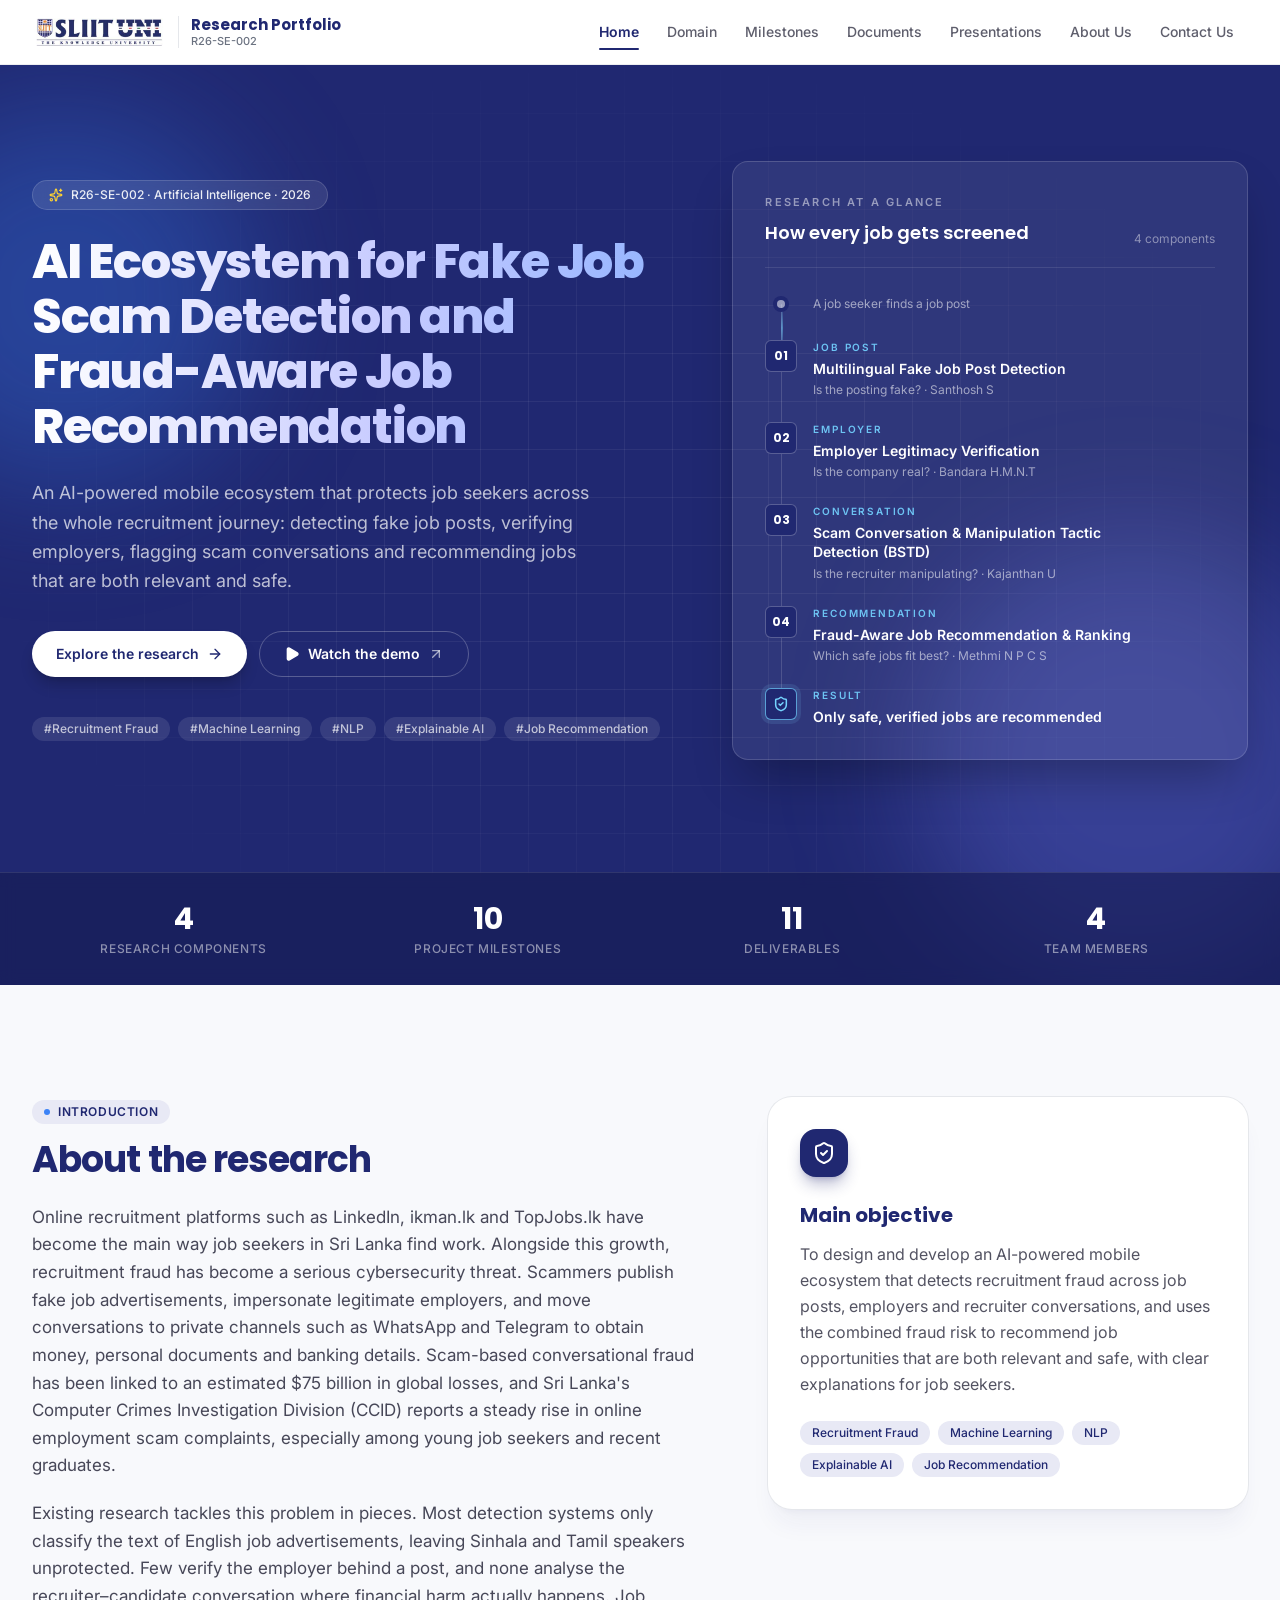
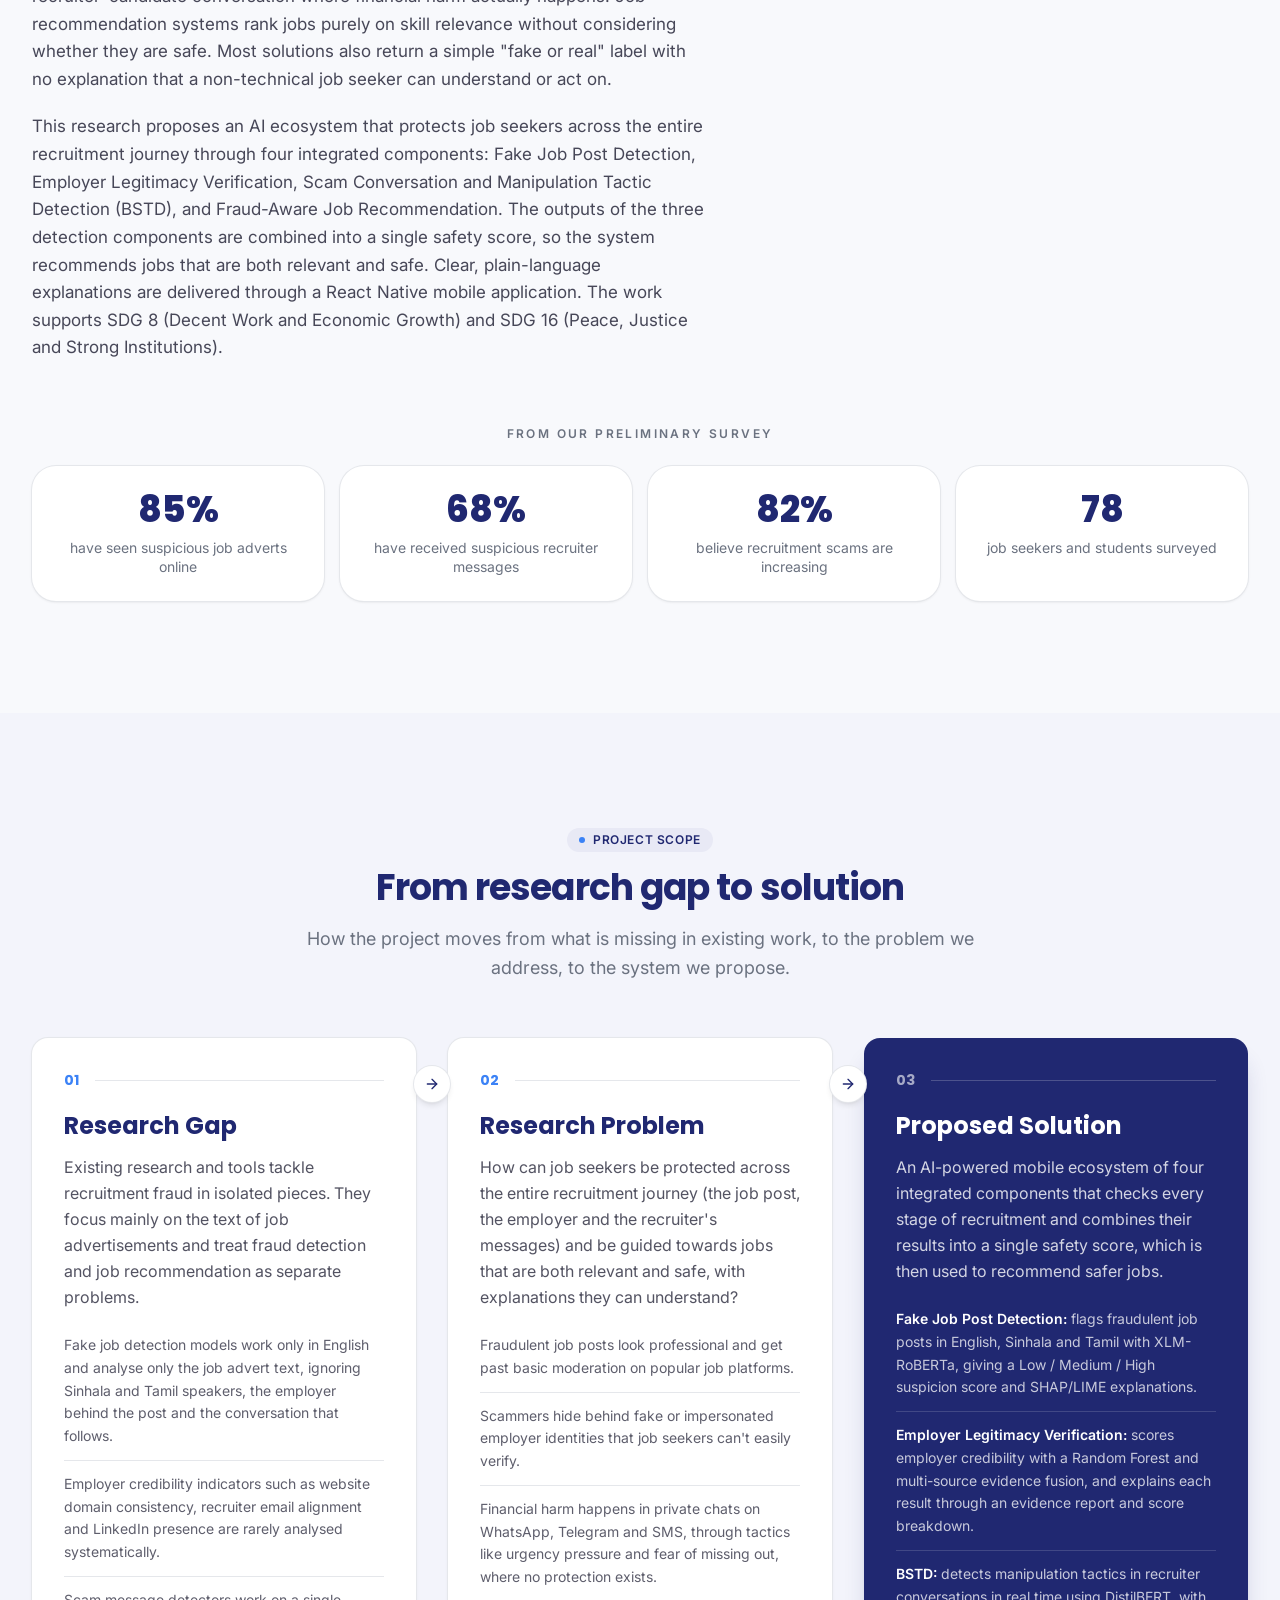
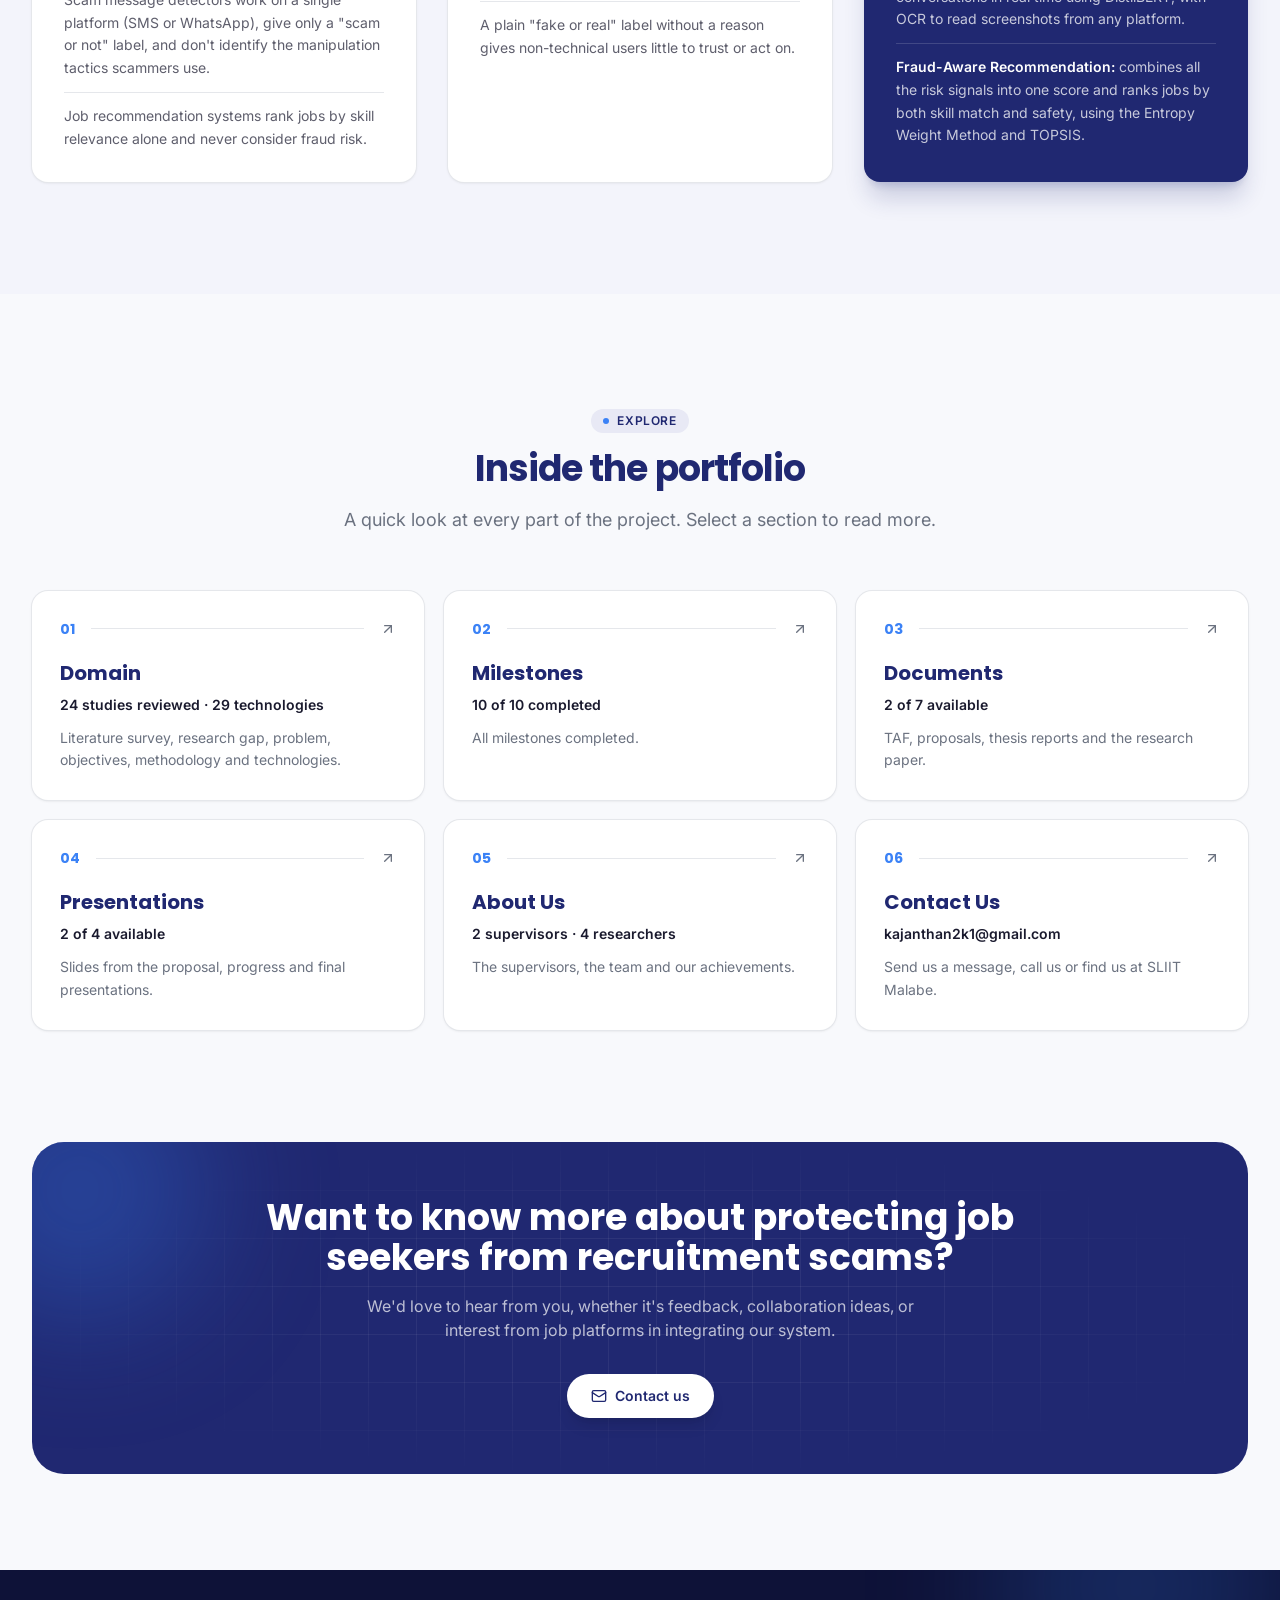
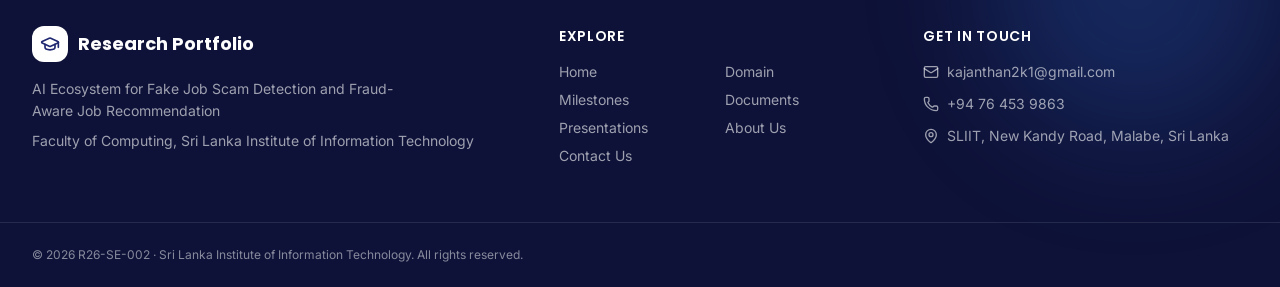
<file: research-portfolio-html/index.html>
<!doctype html>
<html lang="en" class="h-full antialiased">
  <head>
    <meta charset="utf-8" />
    <meta name="viewport" content="width=device-width, initial-scale=1" />
    <title>
      AI Ecosystem for Fake Job Scam Detection and Fraud-Aware Job Recommendation | Research Portfolio
    </title>
    <meta
      name="description"
      content="An AI-powered mobile ecosystem that protects job seekers across the whole recruitment journey: detecting fake job posts, verifying employers, flagging scam conversations and recommending jobs that are both relevant and safe."
    />
    <link rel="icon" href="favicon.svg" type="image/svg+xml" />
    <link rel="preconnect" href="https://fonts.googleapis.com" />
    <link rel="preconnect" href="https://fonts.gstatic.com" crossorigin />
    <link
      rel="stylesheet"
      href="https://fonts.googleapis.com/css2?family=Inter:wght@100..900&family=Poppins:wght@500;600;700;800&display=swap"
    />
    <link rel="stylesheet" href="css/style.css" />
    <script>
      try {
        if (sessionStorage.getItem("intro-seen")) {
          document.documentElement.setAttribute("data-intro-seen", "");
        } else {
          sessionStorage.setItem("intro-seen", "1");
        }
      } catch (e) {}
    </script>
    <script src="js/main.js" defer></script>
  </head>
  <body class="flex min-h-full flex-col font-sans">
    <div
      id="intro"
      class="intro fixed inset-0 z-100 grid cursor-pointer place-items-center bg-primary-deep px-6"
    >
      <div aria-hidden="true" class="bg-grid absolute inset-0"></div>
      <button
        type="button"
        class="absolute right-5 top-5 text-xs font-semibold uppercase tracking-[0.15em] text-white/50 transition hover:text-white sm:right-8 sm:top-7"
      >
        Skip intro
      </button>
      <div aria-hidden="true" class="relative w-full max-w-4xl text-center">
        <div class="intro-in inline-block rounded-lg bg-white px-3 py-2" style="--d: 0.15s">
          <img src="images/sliit-logo.jpg" alt="" width="474" height="127" class="h-8 w-auto" />
        </div>
        <p
          class="intro-in mt-8 text-xs font-semibold uppercase tracking-[0.3em] text-white/50"
          style="--d: 0.5s"
        >
          R26-SE-002 · Research Project 2026
        </p>
        <p class="mt-5 font-display text-2xl font-bold leading-tight text-white sm:text-4xl">
          <span class="block overflow-hidden pb-1"
            ><span class="intro-line block" style="--d: 0.8s">AI Ecosystem for</span></span
          >
          <span class="block overflow-hidden pb-1"
            ><span class="intro-line block" style="--d: 1.02s">Fake Job Scam Detection and</span></span
          >
          <span class="block overflow-hidden pb-1"
            ><span class="intro-line block" style="--d: 1.24s">Fraud-Aware Job Recommendation</span></span
          >
        </p>
        <div class="mx-auto mt-8 h-px w-48 bg-white/15">
          <div class="intro-bar h-full bg-white" style="--d: 0.6s"></div>
        </div>
        <p class="intro-in mt-5 text-sm text-white/50" style="--d: 1.6s">
          Faculty of Computing · Sri Lanka Institute of Information Technology
        </p>
      </div>
    </div>

    <header class="sticky top-0 z-50 border-b border-border/70 bg-white/90 backdrop-blur-xl">
      <nav class="mx-auto flex h-16 max-w-7xl items-center justify-between px-5 sm:px-8">
        <a href="index.html" class="flex items-center gap-3">
          <img src="images/sliit-logo.jpg" alt="SLIIT logo" width="474" height="127" class="h-9 w-auto" />
          <span class="hidden h-8 w-px bg-border xl:block"></span>
          <span class="hidden leading-tight xl:block">
            <span class="block font-display text-[15px] font-bold text-primary">Research Portfolio</span>
            <span class="block text-[11px] font-medium text-muted">R26-SE-002</span>
          </span>
        </a>

        <ul class="hidden h-full items-center lg:flex">
          <li class="h-full">
            <a
              href="index.html"
              aria-current="page"
              class="group relative flex h-full items-center px-2.5 text-sm transition-colors xl:px-3.5 font-semibold text-primary"
            >
              Home
              <span
                aria-hidden="true"
                class="absolute inset-x-2.5 bottom-3.5 h-[2.5px] origin-center rounded-full transition-transform duration-300 xl:inset-x-3.5 scale-x-100 bg-primary"
              ></span>
            </a>
          </li>
          <li class="h-full">
            <a
              href="domain.html"
              class="group relative flex h-full items-center px-2.5 text-sm transition-colors xl:px-3.5 font-medium text-foreground/70 hover:text-primary"
            >
              Domain
              <span
                aria-hidden="true"
                class="absolute inset-x-2.5 bottom-3.5 h-[2.5px] origin-center rounded-full transition-transform duration-300 xl:inset-x-3.5 scale-x-0 bg-primary/30 group-hover:scale-x-100"
              ></span>
            </a>
          </li>
          <li class="h-full">
            <a
              href="milestones.html"
              class="group relative flex h-full items-center px-2.5 text-sm transition-colors xl:px-3.5 font-medium text-foreground/70 hover:text-primary"
            >
              Milestones
              <span
                aria-hidden="true"
                class="absolute inset-x-2.5 bottom-3.5 h-[2.5px] origin-center rounded-full transition-transform duration-300 xl:inset-x-3.5 scale-x-0 bg-primary/30 group-hover:scale-x-100"
              ></span>
            </a>
          </li>
          <li class="h-full">
            <a
              href="documents.html"
              class="group relative flex h-full items-center px-2.5 text-sm transition-colors xl:px-3.5 font-medium text-foreground/70 hover:text-primary"
            >
              Documents
              <span
                aria-hidden="true"
                class="absolute inset-x-2.5 bottom-3.5 h-[2.5px] origin-center rounded-full transition-transform duration-300 xl:inset-x-3.5 scale-x-0 bg-primary/30 group-hover:scale-x-100"
              ></span>
            </a>
          </li>
          <li class="h-full">
            <a
              href="presentations.html"
              class="group relative flex h-full items-center px-2.5 text-sm transition-colors xl:px-3.5 font-medium text-foreground/70 hover:text-primary"
            >
              Presentations
              <span
                aria-hidden="true"
                class="absolute inset-x-2.5 bottom-3.5 h-[2.5px] origin-center rounded-full transition-transform duration-300 xl:inset-x-3.5 scale-x-0 bg-primary/30 group-hover:scale-x-100"
              ></span>
            </a>
          </li>
          <li class="h-full">
            <a
              href="about.html"
              class="group relative flex h-full items-center px-2.5 text-sm transition-colors xl:px-3.5 font-medium text-foreground/70 hover:text-primary"
            >
              About Us
              <span
                aria-hidden="true"
                class="absolute inset-x-2.5 bottom-3.5 h-[2.5px] origin-center rounded-full transition-transform duration-300 xl:inset-x-3.5 scale-x-0 bg-primary/30 group-hover:scale-x-100"
              ></span>
            </a>
          </li>
          <li class="h-full">
            <a
              href="contact.html"
              class="group relative flex h-full items-center px-2.5 text-sm transition-colors xl:px-3.5 font-medium text-foreground/70 hover:text-primary"
            >
              Contact Us
              <span
                aria-hidden="true"
                class="absolute inset-x-2.5 bottom-3.5 h-[2.5px] origin-center rounded-full transition-transform duration-300 xl:inset-x-3.5 scale-x-0 bg-primary/30 group-hover:scale-x-100"
              ></span>
            </a>
          </li>
        </ul>

        <button
          type="button"
          id="menu-toggle"
          aria-label="Open menu"
          aria-expanded="false"
          aria-controls="mobile-menu"
          class="grid h-10 w-10 place-items-center rounded-xl text-primary transition-colors hover:bg-primary-light lg:hidden"
        >
          <svg
            xmlns="http://www.w3.org/2000/svg"
            width="24"
            height="24"
            viewBox="0 0 24 24"
            fill="none"
            stroke="currentColor"
            stroke-width="2"
            stroke-linecap="round"
            stroke-linejoin="round"
            class="h-5 w-5"
            aria-hidden="true"
            data-icon="open"
          >
            <path d="M4 5h16" />
            <path d="M4 12h16" />
            <path d="M4 19h16" />
          </svg>
          <svg
            xmlns="http://www.w3.org/2000/svg"
            width="24"
            height="24"
            viewBox="0 0 24 24"
            fill="none"
            stroke="currentColor"
            stroke-width="2"
            stroke-linecap="round"
            stroke-linejoin="round"
            class="hidden h-5 w-5"
            aria-hidden="true"
            data-icon="close"
          >
            <path d="M18 6 6 18" />
            <path d="m6 6 12 12" />
          </svg>
        </button>
      </nav>

      <div id="mobile-menu" class="border-t border-border/70 bg-white lg:hidden" hidden>
        <ul class="mx-auto grid max-w-7xl gap-1 px-5 py-4 sm:px-8">
          <li>
            <a
              href="index.html"
              aria-current="page"
              class="block border-l-[3px] px-4 py-3 text-sm transition-colors border-primary bg-primary-soft font-semibold text-primary"
              >Home</a
            >
          </li>
          <li>
            <a
              href="domain.html"
              class="block border-l-[3px] px-4 py-3 text-sm transition-colors border-transparent font-medium text-foreground/80 hover:bg-primary-soft hover:text-primary"
              >Domain</a
            >
          </li>
          <li>
            <a
              href="milestones.html"
              class="block border-l-[3px] px-4 py-3 text-sm transition-colors border-transparent font-medium text-foreground/80 hover:bg-primary-soft hover:text-primary"
              >Milestones</a
            >
          </li>
          <li>
            <a
              href="documents.html"
              class="block border-l-[3px] px-4 py-3 text-sm transition-colors border-transparent font-medium text-foreground/80 hover:bg-primary-soft hover:text-primary"
              >Documents</a
            >
          </li>
          <li>
            <a
              href="presentations.html"
              class="block border-l-[3px] px-4 py-3 text-sm transition-colors border-transparent font-medium text-foreground/80 hover:bg-primary-soft hover:text-primary"
              >Presentations</a
            >
          </li>
          <li>
            <a
              href="about.html"
              class="block border-l-[3px] px-4 py-3 text-sm transition-colors border-transparent font-medium text-foreground/80 hover:bg-primary-soft hover:text-primary"
              >About Us</a
            >
          </li>
          <li>
            <a
              href="contact.html"
              class="block border-l-[3px] px-4 py-3 text-sm transition-colors border-transparent font-medium text-foreground/80 hover:bg-primary-soft hover:text-primary"
              >Contact Us</a
            >
          </li>
        </ul>
      </div>
    </header>
    <main class="flex-1">
      <section class="relative overflow-hidden bg-primary text-white">
        <div class="bg-grid pointer-events-none absolute inset-0"></div>
        <div
          class="pointer-events-none absolute -left-32 top-10 h-96 w-96 animate-float rounded-full bg-accent/30 blur-3xl"
        ></div>
        <div
          class="pointer-events-none absolute -right-20 bottom-0 h-[28rem] w-[28rem] animate-float rounded-full bg-indigo-400/25 blur-3xl [animation-delay:-4s]"
        ></div>

        <div
          class="relative mx-auto grid max-w-7xl items-center gap-14 px-5 pb-20 pt-16 sm:px-8 lg:grid-cols-[1.25fr_1fr] lg:pb-28 lg:pt-24"
        >
          <div>
            <span
              class="inline-flex animate-fade-up items-center gap-2 rounded-full border border-white/15 bg-white/10 px-4 py-1.5 text-xs font-medium text-white/90 backdrop-blur"
            >
              <svg
                xmlns="http://www.w3.org/2000/svg"
                width="24"
                height="24"
                viewBox="0 0 24 24"
                fill="none"
                stroke="currentColor"
                stroke-width="2"
                stroke-linecap="round"
                stroke-linejoin="round"
                class="h-3.5 w-3.5 text-amber-300"
                aria-hidden="true"
              >
                <path
                  d="M11.017 2.814a1 1 0 0 1 1.966 0l1.051 5.558a2 2 0 0 0 1.594 1.594l5.558 1.051a1 1 0 0 1 0 1.966l-5.558 1.051a2 2 0 0 0-1.594 1.594l-1.051 5.558a1 1 0 0 1-1.966 0l-1.051-5.558a2 2 0 0 0-1.594-1.594l-5.558-1.051a1 1 0 0 1 0-1.966l5.558-1.051a2 2 0 0 0 1.594-1.594z"
                />
                <path d="M20 2v4" />
                <path d="M22 4h-4" />
                <circle cx="4" cy="20" r="2" />
              </svg>
              R26-SE-002 · Artificial Intelligence · 2026
            </span>

            <h1
              class="text-gradient mt-6 animate-fade-up font-display text-3xl font-extrabold leading-[1.15] tracking-tight [animation-delay:80ms] sm:text-4xl lg:text-5xl"
            >
              AI Ecosystem for Fake Job Scam Detection and Fraud-Aware Job Recommendation
            </h1>

            <p
              class="mt-6 max-w-xl animate-fade-up text-lg leading-relaxed text-white/70 [animation-delay:160ms]"
            >
              An AI-powered mobile ecosystem that protects job seekers across the whole recruitment journey:
              detecting fake job posts, verifying employers, flagging scam conversations and recommending jobs
              that are both relevant and safe.
            </p>

            <div class="mt-9 flex animate-fade-up flex-wrap gap-3 [animation-delay:240ms]">
              <a
                href="domain.html"
                class="group inline-flex items-center gap-2 rounded-full bg-white px-6 py-3 text-sm font-semibold text-primary shadow-lg shadow-black/20 transition hover:-translate-y-0.5 hover:shadow-xl"
              >
                Explore the research
                <svg
                  xmlns="http://www.w3.org/2000/svg"
                  width="24"
                  height="24"
                  viewBox="0 0 24 24"
                  fill="none"
                  stroke="currentColor"
                  stroke-width="2"
                  stroke-linecap="round"
                  stroke-linejoin="round"
                  class="h-4 w-4 transition-transform group-hover:translate-x-1"
                  aria-hidden="true"
                >
                  <path d="M5 12h14" />
                  <path d="m12 5 7 7-7 7" />
                </svg>
              </a>
              <a
                href="https://mysliit-my.sharepoint.com/my?id=%2Fpersonal%2Fit22224002%5Fmy%5Fsliit%5Flk%2FDocuments%2FResearch%20Demo"
                target="_blank"
                rel="noopener noreferrer"
                class="group inline-flex items-center gap-2 rounded-full border border-white/25 px-6 py-3 text-sm font-semibold text-white transition hover:bg-white/10"
              >
                <svg
                  xmlns="http://www.w3.org/2000/svg"
                  width="24"
                  height="24"
                  viewBox="0 0 24 24"
                  fill="none"
                  stroke="currentColor"
                  stroke-width="2"
                  stroke-linecap="round"
                  stroke-linejoin="round"
                  class="h-4 w-4 fill-current"
                  aria-hidden="true"
                >
                  <path
                    d="M5 5a2 2 0 0 1 3.008-1.728l11.997 6.998a2 2 0 0 1 .003 3.458l-12 7A2 2 0 0 1 5 19z"
                  />
                </svg>
                Watch the demo
                <svg
                  xmlns="http://www.w3.org/2000/svg"
                  width="24"
                  height="24"
                  viewBox="0 0 24 24"
                  fill="none"
                  stroke="currentColor"
                  stroke-width="2"
                  stroke-linecap="round"
                  stroke-linejoin="round"
                  class="h-4 w-4 text-white/60 transition group-hover:-translate-y-0.5 group-hover:translate-x-0.5 group-hover:text-white"
                  aria-hidden="true"
                >
                  <path d="M7 7h10v10" />
                  <path d="M7 17 17 7" />
                </svg>
              </a>
            </div>

            <ul class="mt-10 flex animate-fade-up flex-wrap gap-2 [animation-delay:320ms]">
              <li class="rounded-full bg-white/10 px-3 py-1 text-xs font-medium text-white/70">
                #Recruitment Fraud
              </li>
              <li class="rounded-full bg-white/10 px-3 py-1 text-xs font-medium text-white/70">
                #Machine Learning
              </li>
              <li class="rounded-full bg-white/10 px-3 py-1 text-xs font-medium text-white/70">#NLP</li>
              <li class="rounded-full bg-white/10 px-3 py-1 text-xs font-medium text-white/70">
                #Explainable AI
              </li>
              <li class="rounded-full bg-white/10 px-3 py-1 text-xs font-medium text-white/70">
                #Job Recommendation
              </li>
            </ul>
          </div>

          <div class="animate-fade-up [animation-delay:200ms]">
            <div
              class="rounded-2xl border border-white/15 bg-white/[0.07] p-6 shadow-2xl shadow-black/30 backdrop-blur-xl sm:p-8"
            >
              <div class="flex items-end justify-between gap-4 border-b border-white/10 pb-5">
                <div>
                  <p class="text-[11px] font-semibold uppercase tracking-[0.2em] text-white/50">
                    Research at a glance
                  </p>
                  <p class="mt-2 font-display text-lg font-semibold text-white">
                    How every job gets screened
                  </p>
                </div>
                <span class="shrink-0 text-xs text-white/45">4 components</span>
              </div>

              <div class="relative mt-5">
                <div aria-hidden="true" class="absolute bottom-4 left-4 top-4 w-px bg-white/15">
                  <span
                    class="absolute left-1/2 h-12 w-px -translate-x-1/2 animate-flow bg-linear-to-b from-transparent via-sky-300 to-transparent"
                  ></span>
                </div>

                <p class="relative flex items-center gap-4 pb-2 text-xs text-white/55">
                  <span class="grid h-8 w-8 shrink-0 place-items-center">
                    <span class="h-2 w-2 rounded-full bg-white/50 ring-4 ring-primary"></span>
                  </span>
                  A job seeker finds a job post
                </p>

                <ol>
                  <li>
                    <a
                      href="domain.html#fake-job-post-detection"
                      class="group relative flex items-start gap-4 rounded-xl py-3 pr-3 transition hover:bg-white/5"
                    >
                      <span
                        class="grid h-8 w-8 shrink-0 place-items-center rounded-md border border-white/25 bg-primary font-display text-xs font-bold text-white transition group-hover:border-white group-hover:bg-white group-hover:text-primary"
                        >01</span
                      >
                      <span class="min-w-0 flex-1">
                        <span
                          class="block text-[10px] font-semibold uppercase tracking-[0.18em] text-sky-300/90"
                          >Job post</span
                        >
                        <span class="mt-1 block text-sm font-semibold leading-snug text-white"
                          >Multilingual Fake Job Post Detection</span
                        >
                        <span class="mt-1 block text-xs text-white/55"
                          >Is the posting fake? · Santhosh S</span
                        >
                      </span>
                      <svg
                        xmlns="http://www.w3.org/2000/svg"
                        width="24"
                        height="24"
                        viewBox="0 0 24 24"
                        fill="none"
                        stroke="currentColor"
                        stroke-width="2"
                        stroke-linecap="round"
                        stroke-linejoin="round"
                        class="mt-1 h-4 w-4 shrink-0 text-white/40 opacity-0 transition group-hover:opacity-100"
                        aria-hidden="true"
                      >
                        <path d="M7 7h10v10" />
                        <path d="M7 17 17 7" />
                      </svg>
                    </a>
                  </li>
                  <li>
                    <a
                      href="domain.html#employer-legitimacy-verification"
                      class="group relative flex items-start gap-4 rounded-xl py-3 pr-3 transition hover:bg-white/5"
                    >
                      <span
                        class="grid h-8 w-8 shrink-0 place-items-center rounded-md border border-white/25 bg-primary font-display text-xs font-bold text-white transition group-hover:border-white group-hover:bg-white group-hover:text-primary"
                        >02</span
                      >
                      <span class="min-w-0 flex-1">
                        <span
                          class="block text-[10px] font-semibold uppercase tracking-[0.18em] text-sky-300/90"
                          >Employer</span
                        >
                        <span class="mt-1 block text-sm font-semibold leading-snug text-white"
                          >Employer Legitimacy Verification</span
                        >
                        <span class="mt-1 block text-xs text-white/55"
                          >Is the company real? · Bandara H.M.N.T</span
                        >
                      </span>
                      <svg
                        xmlns="http://www.w3.org/2000/svg"
                        width="24"
                        height="24"
                        viewBox="0 0 24 24"
                        fill="none"
                        stroke="currentColor"
                        stroke-width="2"
                        stroke-linecap="round"
                        stroke-linejoin="round"
                        class="mt-1 h-4 w-4 shrink-0 text-white/40 opacity-0 transition group-hover:opacity-100"
                        aria-hidden="true"
                      >
                        <path d="M7 7h10v10" />
                        <path d="M7 17 17 7" />
                      </svg>
                    </a>
                  </li>
                  <li>
                    <a
                      href="domain.html#scam-communication-detection"
                      class="group relative flex items-start gap-4 rounded-xl py-3 pr-3 transition hover:bg-white/5"
                    >
                      <span
                        class="grid h-8 w-8 shrink-0 place-items-center rounded-md border border-white/25 bg-primary font-display text-xs font-bold text-white transition group-hover:border-white group-hover:bg-white group-hover:text-primary"
                        >03</span
                      >
                      <span class="min-w-0 flex-1">
                        <span
                          class="block text-[10px] font-semibold uppercase tracking-[0.18em] text-sky-300/90"
                          >Conversation</span
                        >
                        <span class="mt-1 block text-sm font-semibold leading-snug text-white"
                          >Scam Conversation &amp; Manipulation Tactic Detection (BSTD)</span
                        >
                        <span class="mt-1 block text-xs text-white/55"
                          >Is the recruiter manipulating? · Kajanthan U</span
                        >
                      </span>
                      <svg
                        xmlns="http://www.w3.org/2000/svg"
                        width="24"
                        height="24"
                        viewBox="0 0 24 24"
                        fill="none"
                        stroke="currentColor"
                        stroke-width="2"
                        stroke-linecap="round"
                        stroke-linejoin="round"
                        class="mt-1 h-4 w-4 shrink-0 text-white/40 opacity-0 transition group-hover:opacity-100"
                        aria-hidden="true"
                      >
                        <path d="M7 7h10v10" />
                        <path d="M7 17 17 7" />
                      </svg>
                    </a>
                  </li>
                  <li>
                    <a
                      href="domain.html#fraud-aware-job-recommendation"
                      class="group relative flex items-start gap-4 rounded-xl py-3 pr-3 transition hover:bg-white/5"
                    >
                      <span
                        class="grid h-8 w-8 shrink-0 place-items-center rounded-md border border-white/25 bg-primary font-display text-xs font-bold text-white transition group-hover:border-white group-hover:bg-white group-hover:text-primary"
                        >04</span
                      >
                      <span class="min-w-0 flex-1">
                        <span
                          class="block text-[10px] font-semibold uppercase tracking-[0.18em] text-sky-300/90"
                          >Recommendation</span
                        >
                        <span class="mt-1 block text-sm font-semibold leading-snug text-white"
                          >Fraud-Aware Job Recommendation &amp; Ranking</span
                        >
                        <span class="mt-1 block text-xs text-white/55"
                          >Which safe jobs fit best? · Methmi N P C S</span
                        >
                      </span>
                      <svg
                        xmlns="http://www.w3.org/2000/svg"
                        width="24"
                        height="24"
                        viewBox="0 0 24 24"
                        fill="none"
                        stroke="currentColor"
                        stroke-width="2"
                        stroke-linecap="round"
                        stroke-linejoin="round"
                        class="mt-1 h-4 w-4 shrink-0 text-white/40 opacity-0 transition group-hover:opacity-100"
                        aria-hidden="true"
                      >
                        <path d="M7 7h10v10" />
                        <path d="M7 17 17 7" />
                      </svg>
                    </a>
                  </li>
                </ol>

                <div class="relative flex items-start gap-4 pt-3">
                  <span
                    class="grid h-8 w-8 shrink-0 place-items-center rounded-md border border-sky-300/70 bg-primary text-sky-300 shadow-[0_0_0_4px_rgb(125_211_252/0.12)]"
                  >
                    <svg
                      xmlns="http://www.w3.org/2000/svg"
                      width="24"
                      height="24"
                      viewBox="0 0 24 24"
                      fill="none"
                      stroke="currentColor"
                      stroke-width="2.25"
                      stroke-linecap="round"
                      stroke-linejoin="round"
                      class="h-4 w-4"
                      aria-hidden="true"
                    >
                      <path
                        d="M20 13c0 5-3.5 7.5-7.66 8.95a1 1 0 0 1-.67-.01C7.5 20.5 4 18 4 13V6a1 1 0 0 1 1-1c2 0 4.5-1.2 6.24-2.72a1.17 1.17 0 0 1 1.52 0C14.51 3.81 17 5 19 5a1 1 0 0 1 1 1z"
                      />
                      <path d="m9 12 2 2 4-4" />
                    </svg>
                  </span>
                  <span>
                    <span class="block text-[10px] font-semibold uppercase tracking-[0.18em] text-sky-300/90"
                      >Result</span
                    >
                    <span class="mt-1 block text-sm font-semibold text-white"
                      >Only safe, verified jobs are recommended</span
                    >
                  </span>
                </div>
              </div>
            </div>
          </div>
        </div>

        <div class="relative border-t border-white/10 bg-primary-dark/60 backdrop-blur">
          <dl class="mx-auto grid max-w-7xl grid-cols-2 gap-px px-5 sm:px-8 md:grid-cols-4">
            <div class="flex flex-col py-7 text-center">
              <dt class="order-2 mt-1 text-xs font-medium uppercase tracking-wider text-white/50">
                Research components
              </dt>
              <dd class="font-display text-3xl font-bold text-white">4</dd>
            </div>
            <div class="flex flex-col py-7 text-center">
              <dt class="order-2 mt-1 text-xs font-medium uppercase tracking-wider text-white/50">
                Project milestones
              </dt>
              <dd class="font-display text-3xl font-bold text-white">10</dd>
            </div>
            <div class="flex flex-col py-7 text-center">
              <dt class="order-2 mt-1 text-xs font-medium uppercase tracking-wider text-white/50">
                Deliverables
              </dt>
              <dd class="font-display text-3xl font-bold text-white">11</dd>
            </div>
            <div class="flex flex-col py-7 text-center">
              <dt class="order-2 mt-1 text-xs font-medium uppercase tracking-wider text-white/50">
                Team members
              </dt>
              <dd class="font-display text-3xl font-bold text-white">4</dd>
            </div>
          </dl>
        </div>
      </section>

      <section class="mx-auto max-w-7xl px-5 py-20 sm:px-8 lg:py-28">
        <div class="grid gap-12 lg:grid-cols-[1.4fr_1fr] lg:gap-16">
          <div>
            <div class="max-w-2xl">
              <span
                class="inline-flex items-center gap-2 rounded-full bg-primary-light px-3 py-1 text-xs font-semibold uppercase tracking-wider text-primary"
              >
                <span class="h-1.5 w-1.5 rounded-full bg-accent"></span>
                Introduction
              </span>
              <h2 class="mt-4 font-display text-3xl font-bold tracking-tight text-primary sm:text-4xl">
                About the research
              </h2>
            </div>
            <div class="mt-6 space-y-5 text-base leading-relaxed text-foreground/80 sm:text-[17px]">
              <p>
                Online recruitment platforms such as LinkedIn, ikman.lk and TopJobs.lk have become the main
                way job seekers in Sri Lanka find work. Alongside this growth, recruitment fraud has become a
                serious cybersecurity threat. Scammers publish fake job advertisements, impersonate legitimate
                employers, and move conversations to private channels such as WhatsApp and Telegram to obtain
                money, personal documents and banking details. Scam-based conversational fraud has been linked
                to an estimated $75 billion in global losses, and Sri Lanka's Computer Crimes Investigation
                Division (CCID) reports a steady rise in online employment scam complaints, especially among
                young job seekers and recent graduates.
              </p>
              <p>
                Existing research tackles this problem in pieces. Most detection systems only classify the
                text of English job advertisements, leaving Sinhala and Tamil speakers unprotected. Few verify
                the employer behind a post, and none analyse the recruiter–candidate conversation where
                financial harm actually happens. Job recommendation systems rank jobs purely on skill
                relevance without considering whether they are safe. Most solutions also return a simple
                &quot;fake or real&quot; label with no explanation that a non-technical job seeker can
                understand or act on.
              </p>
              <p>
                This research proposes an AI ecosystem that protects job seekers across the entire recruitment
                journey through four integrated components: Fake Job Post Detection, Employer Legitimacy
                Verification, Scam Conversation and Manipulation Tactic Detection (BSTD), and Fraud-Aware Job
                Recommendation. The outputs of the three detection components are combined into a single
                safety score, so the system recommends jobs that are both relevant and safe. Clear,
                plain-language explanations are delivered through a React Native mobile application. The work
                supports SDG 8 (Decent Work and Economic Growth) and SDG 16 (Peace, Justice and Strong
                Institutions).
              </p>
            </div>
          </div>

          <aside
            class="self-start rounded-3xl bg-white p-8 shadow-xl shadow-primary/5 ring-1 ring-border lg:sticky lg:top-24"
          >
            <span
              class="grid h-12 w-12 place-items-center rounded-2xl bg-primary text-white shadow-lg shadow-primary/30"
            >
              <svg
                xmlns="http://www.w3.org/2000/svg"
                width="24"
                height="24"
                viewBox="0 0 24 24"
                fill="none"
                stroke="currentColor"
                stroke-width="2"
                stroke-linecap="round"
                stroke-linejoin="round"
                class="h-6 w-6"
                aria-hidden="true"
              >
                <path
                  d="M20 13c0 5-3.5 7.5-7.66 8.95a1 1 0 0 1-.67-.01C7.5 20.5 4 18 4 13V6a1 1 0 0 1 1-1c2 0 4.5-1.2 6.24-2.72a1.17 1.17 0 0 1 1.52 0C14.51 3.81 17 5 19 5a1 1 0 0 1 1 1z"
                />
                <path d="m9 12 2 2 4-4" />
              </svg>
            </span>
            <h3 class="mt-6 font-display text-xl font-bold text-primary">Main objective</h3>
            <p class="mt-3 leading-relaxed text-foreground/75">
              To design and develop an AI-powered mobile ecosystem that detects recruitment fraud across job
              posts, employers and recruiter conversations, and uses the combined fraud risk to recommend job
              opportunities that are both relevant and safe, with clear explanations for job seekers.
            </p>
            <div class="mt-6 flex flex-wrap gap-2">
              <span class="rounded-full bg-primary-light px-3 py-1 text-xs font-medium text-primary"
                >Recruitment Fraud</span
              >
              <span class="rounded-full bg-primary-light px-3 py-1 text-xs font-medium text-primary"
                >Machine Learning</span
              >
              <span class="rounded-full bg-primary-light px-3 py-1 text-xs font-medium text-primary"
                >NLP</span
              >
              <span class="rounded-full bg-primary-light px-3 py-1 text-xs font-medium text-primary"
                >Explainable AI</span
              >
              <span class="rounded-full bg-primary-light px-3 py-1 text-xs font-medium text-primary"
                >Job Recommendation</span
              >
            </div>
          </aside>
        </div>

        <div class="mt-16">
          <p class="text-center text-xs font-semibold uppercase tracking-[0.2em] text-muted">
            From our preliminary survey
          </p>
          <dl class="mt-6 grid grid-cols-2 gap-4 lg:grid-cols-4">
            <div
              class="flex flex-col rounded-3xl bg-white p-6 text-center shadow-sm ring-1 ring-border transition duration-300 hover:-translate-y-1 hover:shadow-lg hover:shadow-primary/10"
            >
              <dt class="order-2 mt-2 text-sm leading-snug text-muted">
                have seen suspicious job adverts online
              </dt>
              <dd class="font-display text-4xl font-extrabold text-primary">85%</dd>
            </div>
            <div
              class="flex flex-col rounded-3xl bg-white p-6 text-center shadow-sm ring-1 ring-border transition duration-300 hover:-translate-y-1 hover:shadow-lg hover:shadow-primary/10"
            >
              <dt class="order-2 mt-2 text-sm leading-snug text-muted">
                have received suspicious recruiter messages
              </dt>
              <dd class="font-display text-4xl font-extrabold text-primary">68%</dd>
            </div>
            <div
              class="flex flex-col rounded-3xl bg-white p-6 text-center shadow-sm ring-1 ring-border transition duration-300 hover:-translate-y-1 hover:shadow-lg hover:shadow-primary/10"
            >
              <dt class="order-2 mt-2 text-sm leading-snug text-muted">
                believe recruitment scams are increasing
              </dt>
              <dd class="font-display text-4xl font-extrabold text-primary">82%</dd>
            </div>
            <div
              class="flex flex-col rounded-3xl bg-white p-6 text-center shadow-sm ring-1 ring-border transition duration-300 hover:-translate-y-1 hover:shadow-lg hover:shadow-primary/10"
            >
              <dt class="order-2 mt-2 text-sm leading-snug text-muted">job seekers and students surveyed</dt>
              <dd class="font-display text-4xl font-extrabold text-primary">78</dd>
            </div>
          </dl>
        </div>
      </section>

      <section id="scope" class="scroll-mt-32 bg-primary-soft">
        <div class="mx-auto max-w-7xl px-5 py-20 sm:px-8 lg:py-28">
          <div class="mx-auto max-w-2xl text-center">
            <span
              class="inline-flex items-center gap-2 rounded-full bg-primary-light px-3 py-1 text-xs font-semibold uppercase tracking-wider text-primary"
            >
              <span class="h-1.5 w-1.5 rounded-full bg-accent"></span>
              Project scope
            </span>
            <h2 class="mt-4 font-display text-3xl font-bold tracking-tight text-primary sm:text-4xl">
              From research gap to solution
            </h2>
            <p class="mt-4 text-base leading-relaxed text-muted sm:text-lg">
              How the project moves from what is missing in existing work, to the problem we address, to the
              system we propose.
            </p>
          </div>
          <div class="mt-14 grid gap-6 lg:grid-cols-3 lg:gap-8">
            <article
              class="relative flex flex-col rounded-2xl p-8 transition duration-300 bg-white shadow-sm ring-1 ring-border hover:shadow-lg hover:shadow-primary/5"
            >
              <div class="flex items-center gap-4">
                <span class="font-display text-sm font-bold tabular-nums text-accent">01</span>
                <span class="h-px flex-1 bg-border"></span>
              </div>
              <h3 class="mt-5 font-display text-2xl font-bold text-primary">Research Gap</h3>
              <p class="mt-3 leading-relaxed text-foreground/75">
                Existing research and tools tackle recruitment fraud in isolated pieces. They focus mainly on
                the text of job advertisements and treat fraud detection and job recommendation as separate
                problems.
              </p>
              <ul class="mt-6 divide-y text-sm leading-relaxed divide-border text-foreground/70">
                <li class="py-3 first:pt-0 last:pb-0">
                  Fake job detection models work only in English and analyse only the job advert text,
                  ignoring Sinhala and Tamil speakers, the employer behind the post and the conversation that
                  follows.
                </li>
                <li class="py-3 first:pt-0 last:pb-0">
                  Employer credibility indicators such as website domain consistency, recruiter email
                  alignment and LinkedIn presence are rarely analysed systematically.
                </li>
                <li class="py-3 first:pt-0 last:pb-0">
                  Scam message detectors work on a single platform (SMS or WhatsApp), give only a &quot;scam
                  or not&quot; label, and don't identify the manipulation tactics scammers use.
                </li>
                <li class="py-3 first:pt-0 last:pb-0">
                  Job recommendation systems rank jobs by skill relevance alone and never consider fraud risk.
                </li>
              </ul>
              <span
                class="absolute -right-[34px] top-7 z-10 hidden h-9 w-9 place-items-center rounded-full bg-white text-primary shadow-md ring-1 ring-border lg:grid"
                ><svg
                  xmlns="http://www.w3.org/2000/svg"
                  width="24"
                  height="24"
                  viewBox="0 0 24 24"
                  fill="none"
                  stroke="currentColor"
                  stroke-width="2"
                  stroke-linecap="round"
                  stroke-linejoin="round"
                  class="h-4 w-4"
                  aria-hidden="true"
                >
                  <path d="M5 12h14" />
                  <path d="m12 5 7 7-7 7" /></svg
              ></span>
            </article>
            <article
              class="relative flex flex-col rounded-2xl p-8 transition duration-300 bg-white shadow-sm ring-1 ring-border hover:shadow-lg hover:shadow-primary/5"
            >
              <div class="flex items-center gap-4">
                <span class="font-display text-sm font-bold tabular-nums text-accent">02</span>
                <span class="h-px flex-1 bg-border"></span>
              </div>
              <h3 class="mt-5 font-display text-2xl font-bold text-primary">Research Problem</h3>
              <p class="mt-3 leading-relaxed text-foreground/75">
                How can job seekers be protected across the entire recruitment journey (the job post, the
                employer and the recruiter's messages) and be guided towards jobs that are both relevant and
                safe, with explanations they can understand?
              </p>
              <ul class="mt-6 divide-y text-sm leading-relaxed divide-border text-foreground/70">
                <li class="py-3 first:pt-0 last:pb-0">
                  Fraudulent job posts look professional and get past basic moderation on popular job
                  platforms.
                </li>
                <li class="py-3 first:pt-0 last:pb-0">
                  Scammers hide behind fake or impersonated employer identities that job seekers can't easily
                  verify.
                </li>
                <li class="py-3 first:pt-0 last:pb-0">
                  Financial harm happens in private chats on WhatsApp, Telegram and SMS, through tactics like
                  urgency pressure and fear of missing out, where no protection exists.
                </li>
                <li class="py-3 first:pt-0 last:pb-0">
                  A plain &quot;fake or real&quot; label without a reason gives non-technical users little to
                  trust or act on.
                </li>
              </ul>
              <span
                class="absolute -right-[34px] top-7 z-10 hidden h-9 w-9 place-items-center rounded-full bg-white text-primary shadow-md ring-1 ring-border lg:grid"
                ><svg
                  xmlns="http://www.w3.org/2000/svg"
                  width="24"
                  height="24"
                  viewBox="0 0 24 24"
                  fill="none"
                  stroke="currentColor"
                  stroke-width="2"
                  stroke-linecap="round"
                  stroke-linejoin="round"
                  class="h-4 w-4"
                  aria-hidden="true"
                >
                  <path d="M5 12h14" />
                  <path d="m12 5 7 7-7 7" /></svg
              ></span>
            </article>
            <article
              class="relative flex flex-col rounded-2xl p-8 transition duration-300 bg-primary text-white shadow-xl shadow-primary/20"
            >
              <div class="flex items-center gap-4">
                <span class="font-display text-sm font-bold tabular-nums text-white/60">03</span>
                <span class="h-px flex-1 bg-white/20"></span>
              </div>
              <h3 class="mt-5 font-display text-2xl font-bold text-white">Proposed Solution</h3>
              <p class="mt-3 leading-relaxed text-white/80">
                An AI-powered mobile ecosystem of four integrated components that checks every stage of
                recruitment and combines their results into a single safety score, which is then used to
                recommend safer jobs.
              </p>
              <ul class="mt-6 divide-y text-sm leading-relaxed divide-white/15 text-white/75">
                <li class="py-3 first:pt-0 last:pb-0">
                  <strong class="font-semibold text-white">Fake Job Post Detection:</strong> flags fraudulent
                  job posts in English, Sinhala and Tamil with XLM-RoBERTa, giving a Low / Medium / High
                  suspicion score and SHAP/LIME explanations.
                </li>
                <li class="py-3 first:pt-0 last:pb-0">
                  <strong class="font-semibold text-white">Employer Legitimacy Verification:</strong> scores
                  employer credibility with a Random Forest and multi-source evidence fusion, and explains
                  each result through an evidence report and score breakdown.
                </li>
                <li class="py-3 first:pt-0 last:pb-0">
                  <strong class="font-semibold text-white">BSTD:</strong> detects manipulation tactics in
                  recruiter conversations in real time using DistilBERT, with OCR to read screenshots from any
                  platform.
                </li>
                <li class="py-3 first:pt-0 last:pb-0">
                  <strong class="font-semibold text-white">Fraud-Aware Recommendation:</strong> combines all
                  the risk signals into one score and ranks jobs by both skill match and safety, using the
                  Entropy Weight Method and TOPSIS.
                </li>
              </ul>
            </article>
          </div>
        </div>
      </section>

      <section class="mx-auto max-w-7xl px-5 py-20 sm:px-8 lg:py-28">
        <div class="mx-auto max-w-2xl text-center">
          <span
            class="inline-flex items-center gap-2 rounded-full bg-primary-light px-3 py-1 text-xs font-semibold uppercase tracking-wider text-primary"
          >
            <span class="h-1.5 w-1.5 rounded-full bg-accent"></span>
            Explore
          </span>
          <h2 class="mt-4 font-display text-3xl font-bold tracking-tight text-primary sm:text-4xl">
            Inside the portfolio
          </h2>
          <p class="mt-4 text-base leading-relaxed text-muted sm:text-lg">
            A quick look at every part of the project. Select a section to read more.
          </p>
        </div>

        <ol class="mt-14 grid gap-5 sm:grid-cols-2 lg:grid-cols-3">
          <li>
            <a
              href="domain.html"
              class="group flex h-full flex-col rounded-2xl bg-white p-7 shadow-sm ring-1 ring-border transition duration-300 hover:shadow-lg hover:shadow-primary/5 hover:ring-primary/30"
            >
              <div class="flex items-center gap-4">
                <span class="font-display text-sm font-bold tabular-nums text-accent">01</span>
                <span class="h-px flex-1 bg-border transition-colors group-hover:bg-primary/30"></span>
                <svg
                  xmlns="http://www.w3.org/2000/svg"
                  width="24"
                  height="24"
                  viewBox="0 0 24 24"
                  fill="none"
                  stroke="currentColor"
                  stroke-width="2"
                  stroke-linecap="round"
                  stroke-linejoin="round"
                  class="h-4 w-4 text-muted transition group-hover:-translate-y-0.5 group-hover:translate-x-0.5 group-hover:text-primary"
                  aria-hidden="true"
                >
                  <path d="M7 7h10v10" />
                  <path d="M7 17 17 7" />
                </svg>
              </div>
              <h3 class="mt-5 font-display text-xl font-bold text-primary">Domain</h3>
              <p class="mt-2 text-sm font-semibold text-foreground">24 studies reviewed · 29 technologies</p>
              <p class="mt-3 text-sm leading-relaxed text-muted">
                Literature survey, research gap, problem, objectives, methodology and technologies.
              </p>
            </a>
          </li>
          <li>
            <a
              href="milestones.html"
              class="group flex h-full flex-col rounded-2xl bg-white p-7 shadow-sm ring-1 ring-border transition duration-300 hover:shadow-lg hover:shadow-primary/5 hover:ring-primary/30"
            >
              <div class="flex items-center gap-4">
                <span class="font-display text-sm font-bold tabular-nums text-accent">02</span>
                <span class="h-px flex-1 bg-border transition-colors group-hover:bg-primary/30"></span>
                <svg
                  xmlns="http://www.w3.org/2000/svg"
                  width="24"
                  height="24"
                  viewBox="0 0 24 24"
                  fill="none"
                  stroke="currentColor"
                  stroke-width="2"
                  stroke-linecap="round"
                  stroke-linejoin="round"
                  class="h-4 w-4 text-muted transition group-hover:-translate-y-0.5 group-hover:translate-x-0.5 group-hover:text-primary"
                  aria-hidden="true"
                >
                  <path d="M7 7h10v10" />
                  <path d="M7 17 17 7" />
                </svg>
              </div>
              <h3 class="mt-5 font-display text-xl font-bold text-primary">Milestones</h3>
              <p class="mt-2 text-sm font-semibold text-foreground">
                <span data-milestone-fact>6 of 10 completed</span>
              </p>
              <p class="mt-3 text-sm leading-relaxed text-muted">
                <span data-milestone-next>Next: Draft Thesis &amp; Website Submission, 11 October 2026</span>
              </p>
            </a>
          </li>
          <li>
            <a
              href="documents.html"
              class="group flex h-full flex-col rounded-2xl bg-white p-7 shadow-sm ring-1 ring-border transition duration-300 hover:shadow-lg hover:shadow-primary/5 hover:ring-primary/30"
            >
              <div class="flex items-center gap-4">
                <span class="font-display text-sm font-bold tabular-nums text-accent">03</span>
                <span class="h-px flex-1 bg-border transition-colors group-hover:bg-primary/30"></span>
                <svg
                  xmlns="http://www.w3.org/2000/svg"
                  width="24"
                  height="24"
                  viewBox="0 0 24 24"
                  fill="none"
                  stroke="currentColor"
                  stroke-width="2"
                  stroke-linecap="round"
                  stroke-linejoin="round"
                  class="h-4 w-4 text-muted transition group-hover:-translate-y-0.5 group-hover:translate-x-0.5 group-hover:text-primary"
                  aria-hidden="true"
                >
                  <path d="M7 7h10v10" />
                  <path d="M7 17 17 7" />
                </svg>
              </div>
              <h3 class="mt-5 font-display text-xl font-bold text-primary">Documents</h3>
              <p class="mt-2 text-sm font-semibold text-foreground">2 of 7 available</p>
              <p class="mt-3 text-sm leading-relaxed text-muted">
                TAF, proposals, thesis reports and the research paper.
              </p>
            </a>
          </li>
          <li>
            <a
              href="presentations.html"
              class="group flex h-full flex-col rounded-2xl bg-white p-7 shadow-sm ring-1 ring-border transition duration-300 hover:shadow-lg hover:shadow-primary/5 hover:ring-primary/30"
            >
              <div class="flex items-center gap-4">
                <span class="font-display text-sm font-bold tabular-nums text-accent">04</span>
                <span class="h-px flex-1 bg-border transition-colors group-hover:bg-primary/30"></span>
                <svg
                  xmlns="http://www.w3.org/2000/svg"
                  width="24"
                  height="24"
                  viewBox="0 0 24 24"
                  fill="none"
                  stroke="currentColor"
                  stroke-width="2"
                  stroke-linecap="round"
                  stroke-linejoin="round"
                  class="h-4 w-4 text-muted transition group-hover:-translate-y-0.5 group-hover:translate-x-0.5 group-hover:text-primary"
                  aria-hidden="true"
                >
                  <path d="M7 7h10v10" />
                  <path d="M7 17 17 7" />
                </svg>
              </div>
              <h3 class="mt-5 font-display text-xl font-bold text-primary">Presentations</h3>
              <p class="mt-2 text-sm font-semibold text-foreground">2 of 4 available</p>
              <p class="mt-3 text-sm leading-relaxed text-muted">
                Slides from the proposal, progress and final presentations.
              </p>
            </a>
          </li>
          <li>
            <a
              href="about.html"
              class="group flex h-full flex-col rounded-2xl bg-white p-7 shadow-sm ring-1 ring-border transition duration-300 hover:shadow-lg hover:shadow-primary/5 hover:ring-primary/30"
            >
              <div class="flex items-center gap-4">
                <span class="font-display text-sm font-bold tabular-nums text-accent">05</span>
                <span class="h-px flex-1 bg-border transition-colors group-hover:bg-primary/30"></span>
                <svg
                  xmlns="http://www.w3.org/2000/svg"
                  width="24"
                  height="24"
                  viewBox="0 0 24 24"
                  fill="none"
                  stroke="currentColor"
                  stroke-width="2"
                  stroke-linecap="round"
                  stroke-linejoin="round"
                  class="h-4 w-4 text-muted transition group-hover:-translate-y-0.5 group-hover:translate-x-0.5 group-hover:text-primary"
                  aria-hidden="true"
                >
                  <path d="M7 7h10v10" />
                  <path d="M7 17 17 7" />
                </svg>
              </div>
              <h3 class="mt-5 font-display text-xl font-bold text-primary">About Us</h3>
              <p class="mt-2 text-sm font-semibold text-foreground">2 supervisors · 4 researchers</p>
              <p class="mt-3 text-sm leading-relaxed text-muted">
                The supervisors, the team and our achievements.
              </p>
            </a>
          </li>
          <li>
            <a
              href="contact.html"
              class="group flex h-full flex-col rounded-2xl bg-white p-7 shadow-sm ring-1 ring-border transition duration-300 hover:shadow-lg hover:shadow-primary/5 hover:ring-primary/30"
            >
              <div class="flex items-center gap-4">
                <span class="font-display text-sm font-bold tabular-nums text-accent">06</span>
                <span class="h-px flex-1 bg-border transition-colors group-hover:bg-primary/30"></span>
                <svg
                  xmlns="http://www.w3.org/2000/svg"
                  width="24"
                  height="24"
                  viewBox="0 0 24 24"
                  fill="none"
                  stroke="currentColor"
                  stroke-width="2"
                  stroke-linecap="round"
                  stroke-linejoin="round"
                  class="h-4 w-4 text-muted transition group-hover:-translate-y-0.5 group-hover:translate-x-0.5 group-hover:text-primary"
                  aria-hidden="true"
                >
                  <path d="M7 7h10v10" />
                  <path d="M7 17 17 7" />
                </svg>
              </div>
              <h3 class="mt-5 font-display text-xl font-bold text-primary">Contact Us</h3>
              <p class="mt-2 text-sm font-semibold text-foreground">kajanthan2k1@gmail.com</p>
              <p class="mt-3 text-sm leading-relaxed text-muted">
                Send us a message, call us or find us at SLIIT Malabe.
              </p>
            </a>
          </li>
        </ol>
      </section>

      <section class="px-5 pb-24 sm:px-8">
        <div
          class="relative mx-auto max-w-7xl overflow-hidden rounded-[2rem] bg-primary px-8 py-14 text-center text-white sm:px-14"
        >
          <div class="bg-grid pointer-events-none absolute inset-0"></div>
          <div
            class="pointer-events-none absolute -left-20 -top-20 h-64 w-64 rounded-full bg-accent/30 blur-3xl"
          ></div>
          <div class="relative">
            <h2 class="mx-auto max-w-3xl font-display text-3xl font-bold sm:text-4xl">
              Want to know more about protecting job seekers from recruitment scams?
            </h2>
            <p class="mx-auto mt-4 max-w-xl text-white/70">
              We&apos;d love to hear from you, whether it&apos;s feedback, collaboration ideas, or interest
              from job platforms in integrating our system.
            </p>
            <a
              href="contact.html"
              class="mt-8 inline-flex items-center gap-2 rounded-full bg-white px-6 py-3 text-sm font-semibold text-primary shadow-lg transition hover:-translate-y-0.5"
            >
              <svg
                xmlns="http://www.w3.org/2000/svg"
                width="24"
                height="24"
                viewBox="0 0 24 24"
                fill="none"
                stroke="currentColor"
                stroke-width="2"
                stroke-linecap="round"
                stroke-linejoin="round"
                class="h-4 w-4"
                aria-hidden="true"
              >
                <path d="m22 7-8.991 5.727a2 2 0 0 1-2.009 0L2 7" />
                <rect x="2" y="4" width="20" height="16" rx="2" />
              </svg>
              Contact us
            </a>
          </div>
        </div>
      </section>
    </main>

    <footer class="relative overflow-hidden bg-primary-deep text-white/80">
      <div
        class="pointer-events-none absolute -top-32 right-0 h-72 w-72 rounded-full bg-accent/20 blur-3xl"
      ></div>
      <div class="relative mx-auto grid max-w-7xl gap-10 px-5 py-14 sm:px-8 md:grid-cols-[1.5fr_1fr_1fr]">
        <div>
          <div class="flex items-center gap-2.5">
            <span class="grid h-9 w-9 place-items-center rounded-xl bg-white text-primary"
              ><svg
                xmlns="http://www.w3.org/2000/svg"
                width="24"
                height="24"
                viewBox="0 0 24 24"
                fill="none"
                stroke="currentColor"
                stroke-width="2"
                stroke-linecap="round"
                stroke-linejoin="round"
                class="h-5 w-5"
                aria-hidden="true"
              >
                <path
                  d="M21.42 10.922a1 1 0 0 0-.019-1.838L12.83 5.18a2 2 0 0 0-1.66 0L2.6 9.08a1 1 0 0 0 0 1.832l8.57 3.908a2 2 0 0 0 1.66 0z"
                />
                <path d="M22 10v6" />
                <path d="M6 12.5V16a6 3 0 0 0 12 0v-3.5" /></svg
            ></span>
            <span class="font-display text-lg font-bold text-white">Research Portfolio</span>
          </div>
          <p class="mt-4 max-w-sm text-sm leading-relaxed text-white/60">
            AI Ecosystem for Fake Job Scam Detection and Fraud-Aware Job Recommendation
          </p>
          <p class="mt-2 text-sm text-white/60">
            Faculty of Computing, Sri Lanka Institute of Information Technology
          </p>
        </div>

        <div>
          <h3 class="font-display text-sm font-semibold uppercase tracking-wider text-white">Explore</h3>
          <ul class="mt-4 grid grid-cols-2 gap-2 text-sm">
            <li><a href="index.html" class="text-white/60 transition-colors hover:text-white">Home</a></li>
            <li><a href="domain.html" class="text-white/60 transition-colors hover:text-white">Domain</a></li>
            <li>
              <a href="milestones.html" class="text-white/60 transition-colors hover:text-white"
                >Milestones</a
              >
            </li>
            <li>
              <a href="documents.html" class="text-white/60 transition-colors hover:text-white">Documents</a>
            </li>
            <li>
              <a href="presentations.html" class="text-white/60 transition-colors hover:text-white"
                >Presentations</a
              >
            </li>
            <li>
              <a href="about.html" class="text-white/60 transition-colors hover:text-white">About Us</a>
            </li>
            <li>
              <a href="contact.html" class="text-white/60 transition-colors hover:text-white">Contact Us</a>
            </li>
          </ul>
        </div>

        <div>
          <h3 class="font-display text-sm font-semibold uppercase tracking-wider text-white">Get in touch</h3>
          <ul class="mt-4 space-y-3 text-sm">
            <li>
              <a
                href="mailto:kajanthan2k1@gmail.com"
                class="flex items-center gap-2 text-white/60 transition-colors hover:text-white"
              >
                <svg
                  xmlns="http://www.w3.org/2000/svg"
                  width="24"
                  height="24"
                  viewBox="0 0 24 24"
                  fill="none"
                  stroke="currentColor"
                  stroke-width="2"
                  stroke-linecap="round"
                  stroke-linejoin="round"
                  class="h-4 w-4 shrink-0"
                  aria-hidden="true"
                >
                  <path d="m22 7-8.991 5.727a2 2 0 0 1-2.009 0L2 7" />
                  <rect x="2" y="4" width="20" height="16" rx="2" />
                </svg>
                kajanthan2k1@gmail.com
              </a>
            </li>
            <li>
              <a
                href="tel:+94764539863"
                class="flex items-center gap-2 text-white/60 transition-colors hover:text-white"
              >
                <svg
                  xmlns="http://www.w3.org/2000/svg"
                  width="24"
                  height="24"
                  viewBox="0 0 24 24"
                  fill="none"
                  stroke="currentColor"
                  stroke-width="2"
                  stroke-linecap="round"
                  stroke-linejoin="round"
                  class="h-4 w-4 shrink-0"
                  aria-hidden="true"
                >
                  <path
                    d="M13.832 16.568a1 1 0 0 0 1.213-.303l.355-.465A2 2 0 0 1 17 15h3a2 2 0 0 1 2 2v3a2 2 0 0 1-2 2A18 18 0 0 1 2 4a2 2 0 0 1 2-2h3a2 2 0 0 1 2 2v3a2 2 0 0 1-.8 1.6l-.468.351a1 1 0 0 0-.292 1.233 14 14 0 0 0 6.392 6.384"
                  />
                </svg>
                +94 76 453 9863
              </a>
            </li>
            <li class="flex items-start gap-2 text-white/60">
              <svg
                xmlns="http://www.w3.org/2000/svg"
                width="24"
                height="24"
                viewBox="0 0 24 24"
                fill="none"
                stroke="currentColor"
                stroke-width="2"
                stroke-linecap="round"
                stroke-linejoin="round"
                class="mt-0.5 h-4 w-4 shrink-0"
                aria-hidden="true"
              >
                <path
                  d="M20 10c0 4.993-5.539 10.193-7.399 11.799a1 1 0 0 1-1.202 0C9.539 20.193 4 14.993 4 10a8 8 0 0 1 16 0"
                />
                <circle cx="12" cy="10" r="3" />
              </svg>
              SLIIT, New Kandy Road, Malabe, Sri Lanka
            </li>
          </ul>
        </div>
      </div>

      <div class="relative border-t border-white/10">
        <p class="mx-auto max-w-7xl px-5 py-6 text-xs text-white/50 sm:px-8">
          © 2026 R26-SE-002 · Sri Lanka Institute of Information Technology. All rights reserved.
        </p>
      </div>
    </footer>

    <button
      type="button"
      id="scroll-top"
      aria-label="Back to top"
      tabindex="-1"
      class="fixed bottom-6 right-6 z-50 grid h-14 w-14 place-items-center rounded-full bg-accent text-white shadow-lg shadow-accent/25 transition duration-300 hover:-translate-y-1 hover:bg-primary sm:bottom-8 sm:right-8 pointer-events-none translate-y-4 opacity-0"
    >
      <svg
        xmlns="http://www.w3.org/2000/svg"
        width="24"
        height="24"
        viewBox="0 0 24 24"
        fill="none"
        stroke="currentColor"
        stroke-width="2.25"
        stroke-linecap="round"
        stroke-linejoin="round"
        class="h-6 w-6"
        aria-hidden="true"
      >
        <path d="m5 12 7-7 7 7" />
        <path d="M12 19V5" />
      </svg>
    </button>
  </body>
</html>
</file>
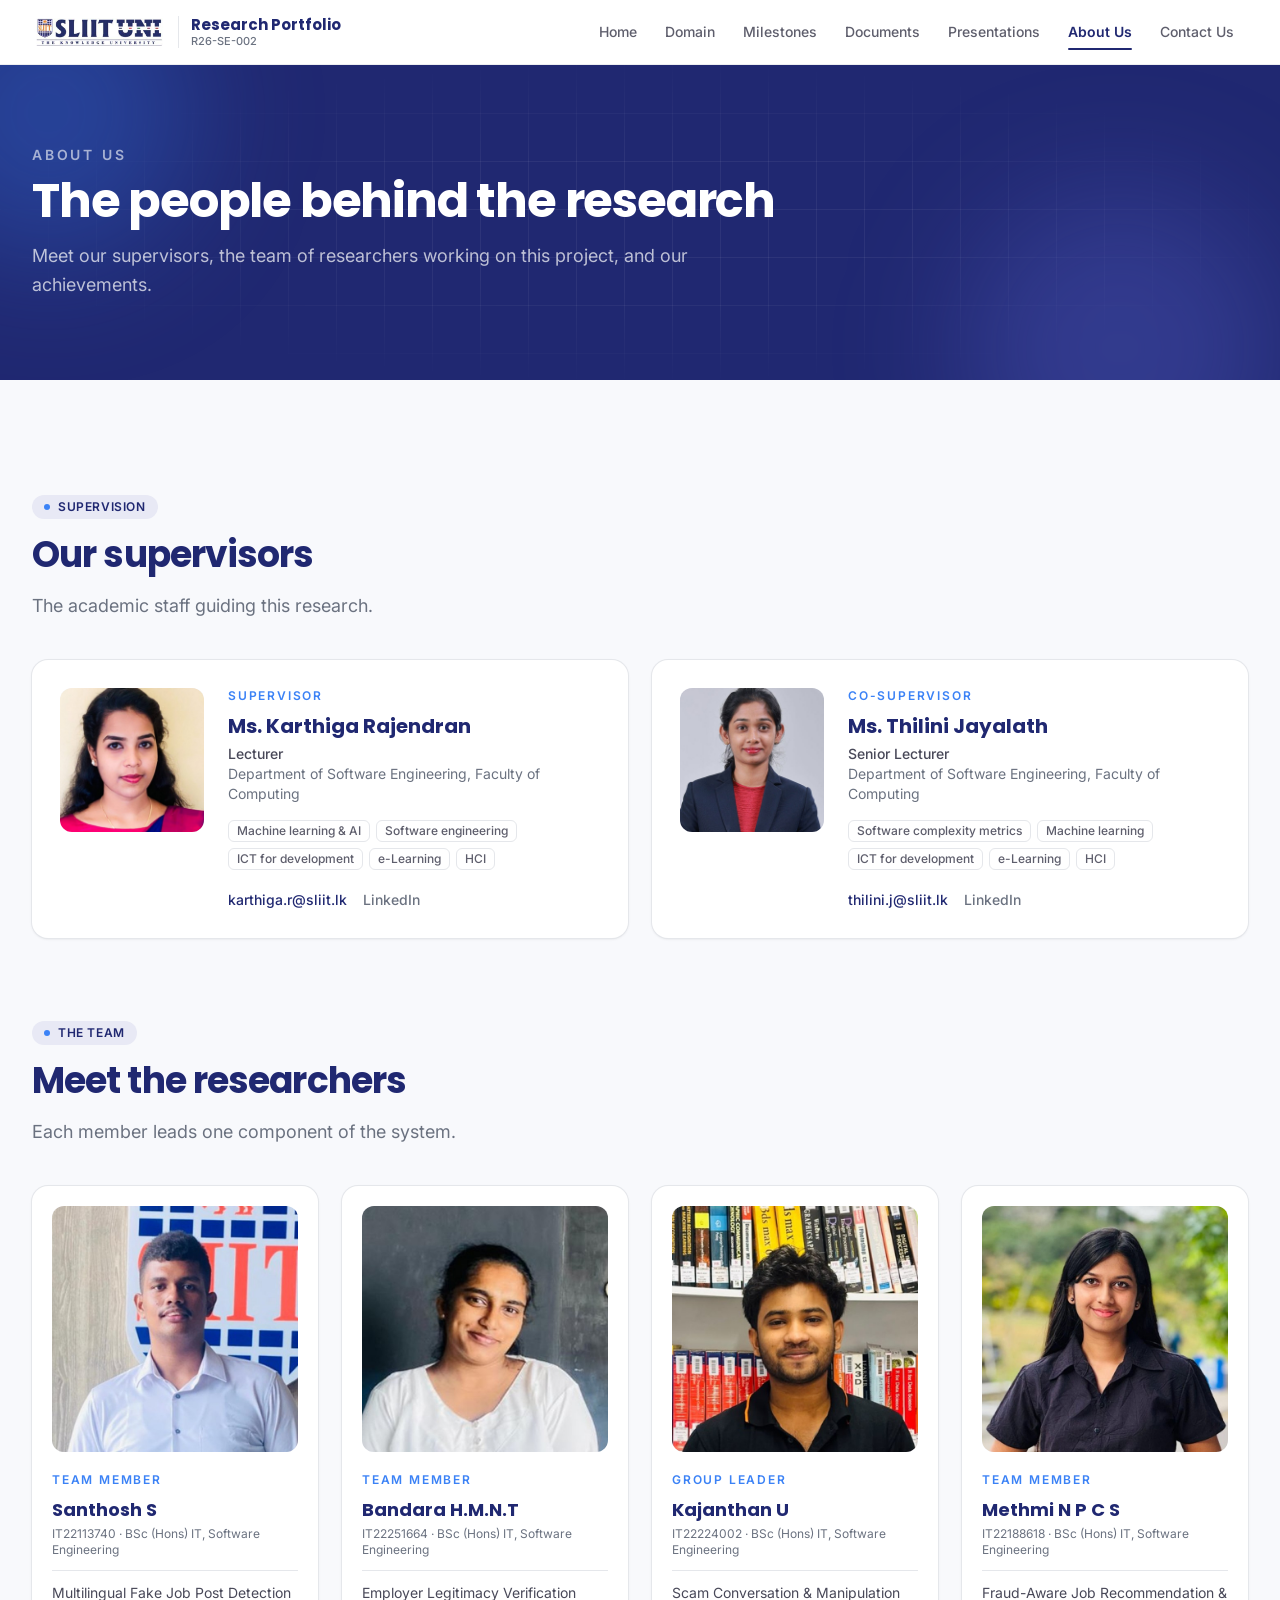
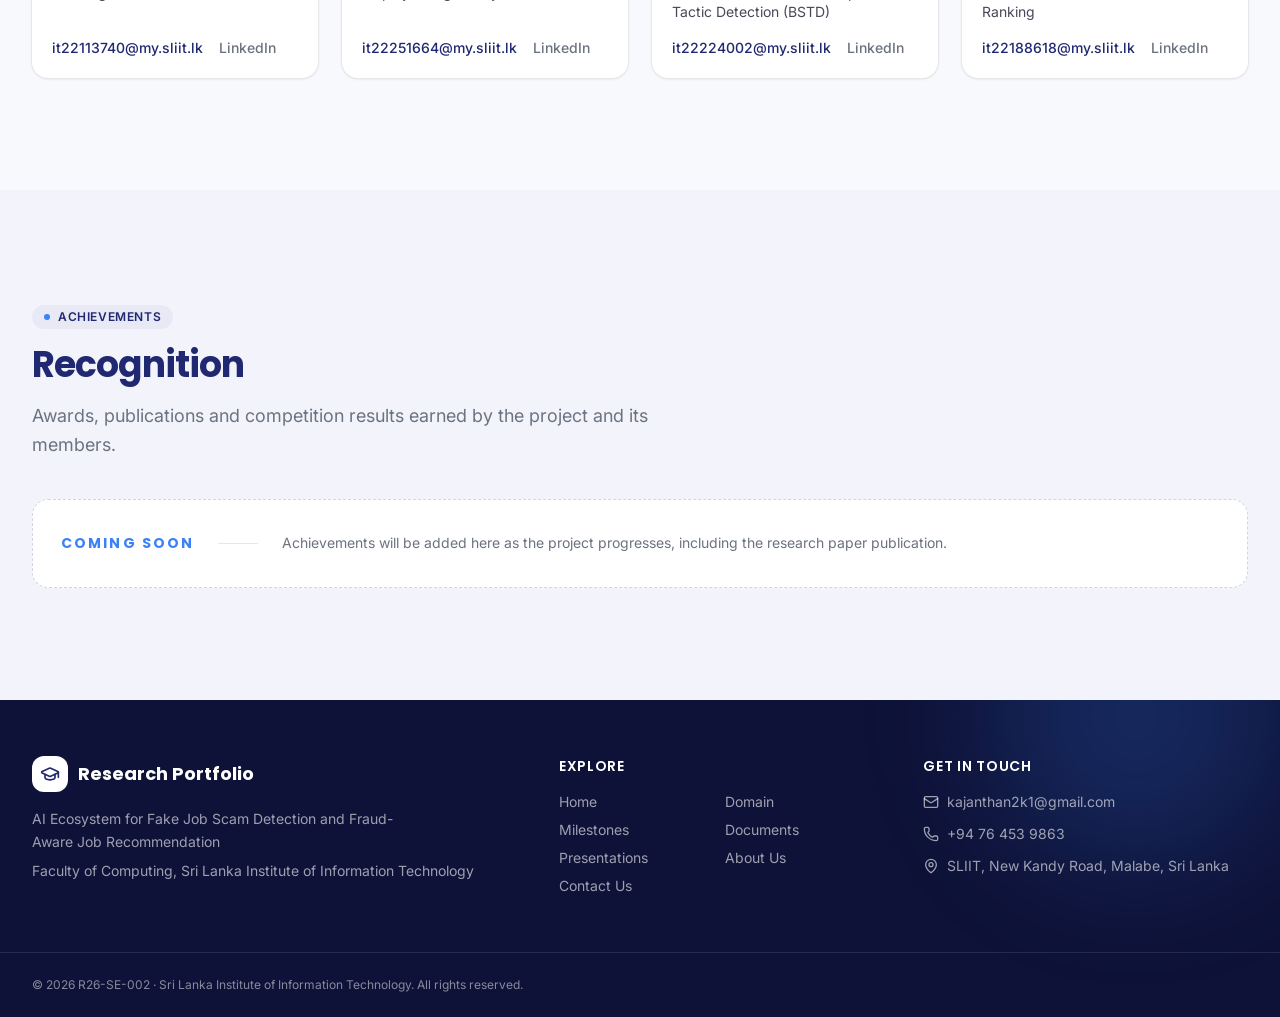
<file: research-portfolio-html/about.html>
<!doctype html>
<html lang="en" class="h-full antialiased">
  <head>
    <meta charset="utf-8" />
    <meta name="viewport" content="width=device-width, initial-scale=1" />
    <title>About Us | Research Portfolio</title>
    <meta
      name="description"
      content="An AI-powered mobile ecosystem that protects job seekers across the whole recruitment journey: detecting fake job posts, verifying employers, flagging scam conversations and recommending jobs that are both relevant and safe."
    />
    <link rel="icon" href="favicon.svg" type="image/svg+xml" />
    <link rel="preconnect" href="https://fonts.googleapis.com" />
    <link rel="preconnect" href="https://fonts.gstatic.com" crossorigin />
    <link
      rel="stylesheet"
      href="https://fonts.googleapis.com/css2?family=Inter:wght@100..900&family=Poppins:wght@500;600;700;800&display=swap"
    />
    <link rel="stylesheet" href="css/style.css" />
    <script>
      try {
        if (sessionStorage.getItem("intro-seen")) {
          document.documentElement.setAttribute("data-intro-seen", "");
        } else {
          sessionStorage.setItem("intro-seen", "1");
        }
      } catch (e) {}
    </script>
    <script src="js/main.js" defer></script>
  </head>
  <body class="flex min-h-full flex-col font-sans">
    <div
      id="intro"
      class="intro fixed inset-0 z-100 grid cursor-pointer place-items-center bg-primary-deep px-6"
    >
      <div aria-hidden="true" class="bg-grid absolute inset-0"></div>
      <button
        type="button"
        class="absolute right-5 top-5 text-xs font-semibold uppercase tracking-[0.15em] text-white/50 transition hover:text-white sm:right-8 sm:top-7"
      >
        Skip intro
      </button>
      <div aria-hidden="true" class="relative w-full max-w-4xl text-center">
        <div class="intro-in inline-block rounded-lg bg-white px-3 py-2" style="--d: 0.15s">
          <img src="images/sliit-logo.jpg" alt="" width="474" height="127" class="h-8 w-auto" />
        </div>
        <p
          class="intro-in mt-8 text-xs font-semibold uppercase tracking-[0.3em] text-white/50"
          style="--d: 0.5s"
        >
          R26-SE-002 · Research Project 2026
        </p>
        <p class="mt-5 font-display text-2xl font-bold leading-tight text-white sm:text-4xl">
          <span class="block overflow-hidden pb-1"
            ><span class="intro-line block" style="--d: 0.8s">AI Ecosystem for</span></span
          >
          <span class="block overflow-hidden pb-1"
            ><span class="intro-line block" style="--d: 1.02s">Fake Job Scam Detection and</span></span
          >
          <span class="block overflow-hidden pb-1"
            ><span class="intro-line block" style="--d: 1.24s">Fraud-Aware Job Recommendation</span></span
          >
        </p>
        <div class="mx-auto mt-8 h-px w-48 bg-white/15">
          <div class="intro-bar h-full bg-white" style="--d: 0.6s"></div>
        </div>
        <p class="intro-in mt-5 text-sm text-white/50" style="--d: 1.6s">
          Faculty of Computing · Sri Lanka Institute of Information Technology
        </p>
      </div>
    </div>

    <header class="sticky top-0 z-50 border-b border-border/70 bg-white/90 backdrop-blur-xl">
      <nav class="mx-auto flex h-16 max-w-7xl items-center justify-between px-5 sm:px-8">
        <a href="index.html" class="flex items-center gap-3">
          <img src="images/sliit-logo.jpg" alt="SLIIT logo" width="474" height="127" class="h-9 w-auto" />
          <span class="hidden h-8 w-px bg-border xl:block"></span>
          <span class="hidden leading-tight xl:block">
            <span class="block font-display text-[15px] font-bold text-primary">Research Portfolio</span>
            <span class="block text-[11px] font-medium text-muted">R26-SE-002</span>
          </span>
        </a>

        <ul class="hidden h-full items-center lg:flex">
          <li class="h-full">
            <a
              href="index.html"
              class="group relative flex h-full items-center px-2.5 text-sm transition-colors xl:px-3.5 font-medium text-foreground/70 hover:text-primary"
            >
              Home
              <span
                aria-hidden="true"
                class="absolute inset-x-2.5 bottom-3.5 h-[2.5px] origin-center rounded-full transition-transform duration-300 xl:inset-x-3.5 scale-x-0 bg-primary/30 group-hover:scale-x-100"
              ></span>
            </a>
          </li>
          <li class="h-full">
            <a
              href="domain.html"
              class="group relative flex h-full items-center px-2.5 text-sm transition-colors xl:px-3.5 font-medium text-foreground/70 hover:text-primary"
            >
              Domain
              <span
                aria-hidden="true"
                class="absolute inset-x-2.5 bottom-3.5 h-[2.5px] origin-center rounded-full transition-transform duration-300 xl:inset-x-3.5 scale-x-0 bg-primary/30 group-hover:scale-x-100"
              ></span>
            </a>
          </li>
          <li class="h-full">
            <a
              href="milestones.html"
              class="group relative flex h-full items-center px-2.5 text-sm transition-colors xl:px-3.5 font-medium text-foreground/70 hover:text-primary"
            >
              Milestones
              <span
                aria-hidden="true"
                class="absolute inset-x-2.5 bottom-3.5 h-[2.5px] origin-center rounded-full transition-transform duration-300 xl:inset-x-3.5 scale-x-0 bg-primary/30 group-hover:scale-x-100"
              ></span>
            </a>
          </li>
          <li class="h-full">
            <a
              href="documents.html"
              class="group relative flex h-full items-center px-2.5 text-sm transition-colors xl:px-3.5 font-medium text-foreground/70 hover:text-primary"
            >
              Documents
              <span
                aria-hidden="true"
                class="absolute inset-x-2.5 bottom-3.5 h-[2.5px] origin-center rounded-full transition-transform duration-300 xl:inset-x-3.5 scale-x-0 bg-primary/30 group-hover:scale-x-100"
              ></span>
            </a>
          </li>
          <li class="h-full">
            <a
              href="presentations.html"
              class="group relative flex h-full items-center px-2.5 text-sm transition-colors xl:px-3.5 font-medium text-foreground/70 hover:text-primary"
            >
              Presentations
              <span
                aria-hidden="true"
                class="absolute inset-x-2.5 bottom-3.5 h-[2.5px] origin-center rounded-full transition-transform duration-300 xl:inset-x-3.5 scale-x-0 bg-primary/30 group-hover:scale-x-100"
              ></span>
            </a>
          </li>
          <li class="h-full">
            <a
              href="about.html"
              aria-current="page"
              class="group relative flex h-full items-center px-2.5 text-sm transition-colors xl:px-3.5 font-semibold text-primary"
            >
              About Us
              <span
                aria-hidden="true"
                class="absolute inset-x-2.5 bottom-3.5 h-[2.5px] origin-center rounded-full transition-transform duration-300 xl:inset-x-3.5 scale-x-100 bg-primary"
              ></span>
            </a>
          </li>
          <li class="h-full">
            <a
              href="contact.html"
              class="group relative flex h-full items-center px-2.5 text-sm transition-colors xl:px-3.5 font-medium text-foreground/70 hover:text-primary"
            >
              Contact Us
              <span
                aria-hidden="true"
                class="absolute inset-x-2.5 bottom-3.5 h-[2.5px] origin-center rounded-full transition-transform duration-300 xl:inset-x-3.5 scale-x-0 bg-primary/30 group-hover:scale-x-100"
              ></span>
            </a>
          </li>
        </ul>

        <button
          type="button"
          id="menu-toggle"
          aria-label="Open menu"
          aria-expanded="false"
          aria-controls="mobile-menu"
          class="grid h-10 w-10 place-items-center rounded-xl text-primary transition-colors hover:bg-primary-light lg:hidden"
        >
          <svg
            xmlns="http://www.w3.org/2000/svg"
            width="24"
            height="24"
            viewBox="0 0 24 24"
            fill="none"
            stroke="currentColor"
            stroke-width="2"
            stroke-linecap="round"
            stroke-linejoin="round"
            class="h-5 w-5"
            aria-hidden="true"
            data-icon="open"
          >
            <path d="M4 5h16" />
            <path d="M4 12h16" />
            <path d="M4 19h16" />
          </svg>
          <svg
            xmlns="http://www.w3.org/2000/svg"
            width="24"
            height="24"
            viewBox="0 0 24 24"
            fill="none"
            stroke="currentColor"
            stroke-width="2"
            stroke-linecap="round"
            stroke-linejoin="round"
            class="hidden h-5 w-5"
            aria-hidden="true"
            data-icon="close"
          >
            <path d="M18 6 6 18" />
            <path d="m6 6 12 12" />
          </svg>
        </button>
      </nav>

      <div id="mobile-menu" class="border-t border-border/70 bg-white lg:hidden" hidden>
        <ul class="mx-auto grid max-w-7xl gap-1 px-5 py-4 sm:px-8">
          <li>
            <a
              href="index.html"
              class="block border-l-[3px] px-4 py-3 text-sm transition-colors border-transparent font-medium text-foreground/80 hover:bg-primary-soft hover:text-primary"
              >Home</a
            >
          </li>
          <li>
            <a
              href="domain.html"
              class="block border-l-[3px] px-4 py-3 text-sm transition-colors border-transparent font-medium text-foreground/80 hover:bg-primary-soft hover:text-primary"
              >Domain</a
            >
          </li>
          <li>
            <a
              href="milestones.html"
              class="block border-l-[3px] px-4 py-3 text-sm transition-colors border-transparent font-medium text-foreground/80 hover:bg-primary-soft hover:text-primary"
              >Milestones</a
            >
          </li>
          <li>
            <a
              href="documents.html"
              class="block border-l-[3px] px-4 py-3 text-sm transition-colors border-transparent font-medium text-foreground/80 hover:bg-primary-soft hover:text-primary"
              >Documents</a
            >
          </li>
          <li>
            <a
              href="presentations.html"
              class="block border-l-[3px] px-4 py-3 text-sm transition-colors border-transparent font-medium text-foreground/80 hover:bg-primary-soft hover:text-primary"
              >Presentations</a
            >
          </li>
          <li>
            <a
              href="about.html"
              aria-current="page"
              class="block border-l-[3px] px-4 py-3 text-sm transition-colors border-primary bg-primary-soft font-semibold text-primary"
              >About Us</a
            >
          </li>
          <li>
            <a
              href="contact.html"
              class="block border-l-[3px] px-4 py-3 text-sm transition-colors border-transparent font-medium text-foreground/80 hover:bg-primary-soft hover:text-primary"
              >Contact Us</a
            >
          </li>
        </ul>
      </div>
    </header>
    <main class="flex-1">
      <section class="relative overflow-hidden bg-primary text-white">
        <div class="bg-grid pointer-events-none absolute inset-0"></div>
        <div
          class="pointer-events-none absolute -left-24 -top-24 h-72 w-72 rounded-full bg-accent/30 blur-3xl"
        ></div>
        <div
          class="pointer-events-none absolute -bottom-32 right-0 h-80 w-80 rounded-full bg-indigo-400/20 blur-3xl"
        ></div>
        <div class="relative mx-auto max-w-7xl px-5 py-16 sm:px-8 sm:py-20">
          <p class="animate-fade-up text-sm font-semibold uppercase tracking-[0.2em] text-white/60">
            About us
          </p>
          <h1
            class="mt-3 max-w-3xl animate-fade-up font-display text-4xl font-bold tracking-tight [animation-delay:80ms] sm:text-5xl"
          >
            The people behind the research
          </h1>
          <p
            class="mt-4 max-w-2xl animate-fade-up text-lg leading-relaxed text-white/70 [animation-delay:160ms]"
          >
            Meet our supervisors, the team of researchers working on this project, and our achievements.
          </p>
        </div>
      </section>

      <section class="mx-auto max-w-7xl space-y-20 px-5 py-20 sm:px-8 lg:py-28">
        <div>
          <div class="max-w-2xl">
            <span
              class="inline-flex items-center gap-2 rounded-full bg-primary-light px-3 py-1 text-xs font-semibold uppercase tracking-wider text-primary"
            >
              <span class="h-1.5 w-1.5 rounded-full bg-accent"></span>
              Supervision
            </span>
            <h2 class="mt-4 font-display text-3xl font-bold tracking-tight text-primary sm:text-4xl">
              Our supervisors
            </h2>
            <p class="mt-4 text-base leading-relaxed text-muted sm:text-lg">
              The academic staff guiding this research.
            </p>
          </div>
          <div class="mt-10 grid gap-6 lg:grid-cols-2">
            <article
              class="grid gap-6 rounded-2xl bg-white p-6 shadow-sm ring-1 ring-border sm:grid-cols-[9rem_1fr] sm:p-7"
            >
              <div class="w-36 sm:w-auto">
                <div class="relative aspect-square overflow-hidden rounded-xl bg-primary-soft">
                  <img
                    src="images/team/karthiga-rajendran.jpg"
                    alt="Ms. Karthiga Rajendran"
                    loading="lazy"
                    class="absolute inset-0 h-full w-full object-cover"
                  />
                </div>
              </div>
              <div class="flex flex-col">
                <p class="text-xs font-semibold uppercase tracking-[0.15em] text-accent">Supervisor</p>
                <h3 class="mt-2 font-display text-xl font-bold text-primary">Ms. Karthiga Rajendran</h3>
                <p class="mt-1 text-sm font-medium text-foreground/80">Lecturer</p>
                <p class="text-sm text-muted">Department of Software Engineering, Faculty of Computing</p>
                <div class="mt-4 flex flex-wrap gap-1.5">
                  <span
                    class="rounded-md border border-border px-2 py-0.5 text-xs font-medium text-foreground/70"
                    >Machine learning &amp; AI</span
                  >
                  <span
                    class="rounded-md border border-border px-2 py-0.5 text-xs font-medium text-foreground/70"
                    >Software engineering</span
                  >
                  <span
                    class="rounded-md border border-border px-2 py-0.5 text-xs font-medium text-foreground/70"
                    >ICT for development</span
                  >
                  <span
                    class="rounded-md border border-border px-2 py-0.5 text-xs font-medium text-foreground/70"
                    >e-Learning</span
                  >
                  <span
                    class="rounded-md border border-border px-2 py-0.5 text-xs font-medium text-foreground/70"
                    >HCI</span
                  >
                </div>
                <div class="mt-auto pt-5">
                  <div class="flex flex-wrap items-center gap-x-4 gap-y-1 text-sm">
                    <a
                      href="mailto:karthiga.r@sliit.lk"
                      class="font-medium text-primary underline-offset-4 hover:underline"
                      >karthiga.r@sliit.lk</a
                    >
                    <a
                      href="https://www.linkedin.com/in/karthiga-rajendran-6492b3171/"
                      target="_blank"
                      rel="noopener noreferrer"
                      class="font-medium text-muted underline-offset-4 hover:text-primary hover:underline"
                      >LinkedIn</a
                    >
                  </div>
                </div>
              </div>
            </article>

            <article
              class="grid gap-6 rounded-2xl bg-white p-6 shadow-sm ring-1 ring-border sm:grid-cols-[9rem_1fr] sm:p-7"
            >
              <div class="w-36 sm:w-auto">
                <div class="relative aspect-square overflow-hidden rounded-xl bg-primary-soft">
                  <img
                    src="images/team/thilini-jayalath.jpg"
                    alt="Ms. Thilini Jayalath"
                    loading="lazy"
                    class="absolute inset-0 h-full w-full object-cover"
                  />
                </div>
              </div>
              <div class="flex flex-col">
                <p class="text-xs font-semibold uppercase tracking-[0.15em] text-accent">Co-Supervisor</p>
                <h3 class="mt-2 font-display text-xl font-bold text-primary">Ms. Thilini Jayalath</h3>
                <p class="mt-1 text-sm font-medium text-foreground/80">Senior Lecturer</p>
                <p class="text-sm text-muted">Department of Software Engineering, Faculty of Computing</p>
                <div class="mt-4 flex flex-wrap gap-1.5">
                  <span
                    class="rounded-md border border-border px-2 py-0.5 text-xs font-medium text-foreground/70"
                    >Software complexity metrics</span
                  >
                  <span
                    class="rounded-md border border-border px-2 py-0.5 text-xs font-medium text-foreground/70"
                    >Machine learning</span
                  >
                  <span
                    class="rounded-md border border-border px-2 py-0.5 text-xs font-medium text-foreground/70"
                    >ICT for development</span
                  >
                  <span
                    class="rounded-md border border-border px-2 py-0.5 text-xs font-medium text-foreground/70"
                    >e-Learning</span
                  >
                  <span
                    class="rounded-md border border-border px-2 py-0.5 text-xs font-medium text-foreground/70"
                    >HCI</span
                  >
                </div>
                <div class="mt-auto pt-5">
                  <div class="flex flex-wrap items-center gap-x-4 gap-y-1 text-sm">
                    <a
                      href="mailto:thilini.j@sliit.lk"
                      class="font-medium text-primary underline-offset-4 hover:underline"
                      >thilini.j@sliit.lk</a
                    >
                    <a
                      href="https://www.linkedin.com/in/thilini-jayalath-2815b4b0/"
                      target="_blank"
                      rel="noopener noreferrer"
                      class="font-medium text-muted underline-offset-4 hover:text-primary hover:underline"
                      >LinkedIn</a
                    >
                  </div>
                </div>
              </div>
            </article>
          </div>
        </div>

        <div>
          <div class="max-w-2xl">
            <span
              class="inline-flex items-center gap-2 rounded-full bg-primary-light px-3 py-1 text-xs font-semibold uppercase tracking-wider text-primary"
            >
              <span class="h-1.5 w-1.5 rounded-full bg-accent"></span>
              The team
            </span>
            <h2 class="mt-4 font-display text-3xl font-bold tracking-tight text-primary sm:text-4xl">
              Meet the researchers
            </h2>
            <p class="mt-4 text-base leading-relaxed text-muted sm:text-lg">
              Each member leads one component of the system.
            </p>
          </div>
          <div class="mt-10 grid gap-6 sm:grid-cols-2 lg:grid-cols-4">
            <article class="flex flex-col rounded-2xl bg-white p-5 shadow-sm ring-1 ring-border">
              <div class="relative aspect-square overflow-hidden rounded-xl bg-primary-soft">
                <img
                  src="images/team/IT22113740.jpg"
                  alt="Santhosh S"
                  loading="lazy"
                  class="absolute inset-0 h-full w-full object-cover"
                />
              </div>
              <div class="mt-5 flex flex-1 flex-col">
                <p class="text-xs font-semibold uppercase tracking-[0.15em] text-accent">Team Member</p>
                <h3 class="mt-2 font-display text-lg font-bold text-primary">Santhosh S</h3>
                <p class="mt-0.5 text-xs text-muted">IT22113740 · BSc (Hons) IT, Software Engineering</p>
                <p class="mt-3 border-t border-border pt-3 text-sm leading-snug text-foreground/80">
                  Multilingual Fake Job Post Detection
                </p>
                <div class="mt-auto pt-4">
                  <div class="flex flex-wrap items-center gap-x-4 gap-y-1 text-sm">
                    <a
                      href="mailto:it22113740@my.sliit.lk"
                      class="font-medium text-primary underline-offset-4 hover:underline"
                      >it22113740@my.sliit.lk</a
                    >
                    <a
                      href="https://www.linkedin.com/in/sirithar-santhosh-566375255/"
                      target="_blank"
                      rel="noopener noreferrer"
                      class="font-medium text-muted underline-offset-4 hover:text-primary hover:underline"
                      >LinkedIn</a
                    >
                  </div>
                </div>
              </div>
            </article>

            <article class="flex flex-col rounded-2xl bg-white p-5 shadow-sm ring-1 ring-border">
              <div class="relative aspect-square overflow-hidden rounded-xl bg-primary-soft">
                <img
                  src="images/team/IT22251664.jpg"
                  alt="Bandara H.M.N.T"
                  loading="lazy"
                  class="absolute inset-0 h-full w-full object-cover"
                />
              </div>
              <div class="mt-5 flex flex-1 flex-col">
                <p class="text-xs font-semibold uppercase tracking-[0.15em] text-accent">Team Member</p>
                <h3 class="mt-2 font-display text-lg font-bold text-primary">Bandara H.M.N.T</h3>
                <p class="mt-0.5 text-xs text-muted">IT22251664 · BSc (Hons) IT, Software Engineering</p>
                <p class="mt-3 border-t border-border pt-3 text-sm leading-snug text-foreground/80">
                  Employer Legitimacy Verification
                </p>
                <div class="mt-auto pt-4">
                  <div class="flex flex-wrap items-center gap-x-4 gap-y-1 text-sm">
                    <a
                      href="mailto:it22251664@my.sliit.lk"
                      class="font-medium text-primary underline-offset-4 hover:underline"
                      >it22251664@my.sliit.lk</a
                    >
                    <a
                      href="https://www.linkedin.com/in/nipuni-bandara-a84588277/"
                      target="_blank"
                      rel="noopener noreferrer"
                      class="font-medium text-muted underline-offset-4 hover:text-primary hover:underline"
                      >LinkedIn</a
                    >
                  </div>
                </div>
              </div>
            </article>

            <article class="flex flex-col rounded-2xl bg-white p-5 shadow-sm ring-1 ring-border">
              <div class="relative aspect-square overflow-hidden rounded-xl bg-primary-soft">
                <img
                  src="images/team/IT22224002.jpg"
                  alt="Kajanthan U"
                  loading="lazy"
                  class="absolute inset-0 h-full w-full object-cover"
                />
              </div>
              <div class="mt-5 flex flex-1 flex-col">
                <p class="text-xs font-semibold uppercase tracking-[0.15em] text-accent">Group Leader</p>
                <h3 class="mt-2 font-display text-lg font-bold text-primary">Kajanthan U</h3>
                <p class="mt-0.5 text-xs text-muted">IT22224002 · BSc (Hons) IT, Software Engineering</p>
                <p class="mt-3 border-t border-border pt-3 text-sm leading-snug text-foreground/80">
                  Scam Conversation &amp; Manipulation Tactic Detection (BSTD)
                </p>
                <div class="mt-auto pt-4">
                  <div class="flex flex-wrap items-center gap-x-4 gap-y-1 text-sm">
                    <a
                      href="mailto:it22224002@my.sliit.lk"
                      class="font-medium text-primary underline-offset-4 hover:underline"
                      >it22224002@my.sliit.lk</a
                    >
                    <a
                      href="https://www.linkedin.com/in/kajanthu7/"
                      target="_blank"
                      rel="noopener noreferrer"
                      class="font-medium text-muted underline-offset-4 hover:text-primary hover:underline"
                      >LinkedIn</a
                    >
                  </div>
                </div>
              </div>
            </article>

            <article class="flex flex-col rounded-2xl bg-white p-5 shadow-sm ring-1 ring-border">
              <div class="relative aspect-square overflow-hidden rounded-xl bg-primary-soft">
                <img
                  src="images/team/IT22188618.jpg"
                  alt="Methmi N P C S"
                  loading="lazy"
                  class="absolute inset-0 h-full w-full object-cover"
                />
              </div>
              <div class="mt-5 flex flex-1 flex-col">
                <p class="text-xs font-semibold uppercase tracking-[0.15em] text-accent">Team Member</p>
                <h3 class="mt-2 font-display text-lg font-bold text-primary">Methmi N P C S</h3>
                <p class="mt-0.5 text-xs text-muted">IT22188618 · BSc (Hons) IT, Software Engineering</p>
                <p class="mt-3 border-t border-border pt-3 text-sm leading-snug text-foreground/80">
                  Fraud-Aware Job Recommendation &amp; Ranking
                </p>
                <div class="mt-auto pt-4">
                  <div class="flex flex-wrap items-center gap-x-4 gap-y-1 text-sm">
                    <a
                      href="mailto:it22188618@my.sliit.lk"
                      class="font-medium text-primary underline-offset-4 hover:underline"
                      >it22188618@my.sliit.lk</a
                    >
                    <a
                      href="https://www.linkedin.com/in/chethya-methmi/"
                      target="_blank"
                      rel="noopener noreferrer"
                      class="font-medium text-muted underline-offset-4 hover:text-primary hover:underline"
                      >LinkedIn</a
                    >
                  </div>
                </div>
              </div>
            </article>
          </div>
        </div>
      </section>

      <section id="achievements" class="scroll-mt-24 bg-primary-soft">
        <div class="mx-auto max-w-7xl px-5 py-20 sm:px-8 lg:py-28">
          <div class="max-w-2xl">
            <span
              class="inline-flex items-center gap-2 rounded-full bg-primary-light px-3 py-1 text-xs font-semibold uppercase tracking-wider text-primary"
            >
              <span class="h-1.5 w-1.5 rounded-full bg-accent"></span>
              Achievements
            </span>
            <h2 class="mt-4 font-display text-3xl font-bold tracking-tight text-primary sm:text-4xl">
              Recognition
            </h2>
            <p class="mt-4 text-base leading-relaxed text-muted sm:text-lg">
              Awards, publications and competition results earned by the project and its members.
            </p>
          </div>
          <div
            class="mt-10 flex flex-col gap-2 rounded-2xl border border-dashed border-primary/20 bg-white px-7 py-8 sm:flex-row sm:items-center sm:gap-6"
          >
            <span class="font-display text-sm font-bold uppercase tracking-[0.15em] text-accent"
              >Coming soon</span
            >
            <span class="hidden h-px w-10 bg-border sm:block"></span>
            <p class="text-sm leading-relaxed text-muted">
              Achievements will be added here as the project progresses, including the research paper
              publication.
            </p>
          </div>
        </div>
      </section>
    </main>

    <footer class="relative overflow-hidden bg-primary-deep text-white/80">
      <div
        class="pointer-events-none absolute -top-32 right-0 h-72 w-72 rounded-full bg-accent/20 blur-3xl"
      ></div>
      <div class="relative mx-auto grid max-w-7xl gap-10 px-5 py-14 sm:px-8 md:grid-cols-[1.5fr_1fr_1fr]">
        <div>
          <div class="flex items-center gap-2.5">
            <span class="grid h-9 w-9 place-items-center rounded-xl bg-white text-primary"
              ><svg
                xmlns="http://www.w3.org/2000/svg"
                width="24"
                height="24"
                viewBox="0 0 24 24"
                fill="none"
                stroke="currentColor"
                stroke-width="2"
                stroke-linecap="round"
                stroke-linejoin="round"
                class="h-5 w-5"
                aria-hidden="true"
              >
                <path
                  d="M21.42 10.922a1 1 0 0 0-.019-1.838L12.83 5.18a2 2 0 0 0-1.66 0L2.6 9.08a1 1 0 0 0 0 1.832l8.57 3.908a2 2 0 0 0 1.66 0z"
                />
                <path d="M22 10v6" />
                <path d="M6 12.5V16a6 3 0 0 0 12 0v-3.5" /></svg
            ></span>
            <span class="font-display text-lg font-bold text-white">Research Portfolio</span>
          </div>
          <p class="mt-4 max-w-sm text-sm leading-relaxed text-white/60">
            AI Ecosystem for Fake Job Scam Detection and Fraud-Aware Job Recommendation
          </p>
          <p class="mt-2 text-sm text-white/60">
            Faculty of Computing, Sri Lanka Institute of Information Technology
          </p>
        </div>

        <div>
          <h3 class="font-display text-sm font-semibold uppercase tracking-wider text-white">Explore</h3>
          <ul class="mt-4 grid grid-cols-2 gap-2 text-sm">
            <li><a href="index.html" class="text-white/60 transition-colors hover:text-white">Home</a></li>
            <li><a href="domain.html" class="text-white/60 transition-colors hover:text-white">Domain</a></li>
            <li>
              <a href="milestones.html" class="text-white/60 transition-colors hover:text-white"
                >Milestones</a
              >
            </li>
            <li>
              <a href="documents.html" class="text-white/60 transition-colors hover:text-white">Documents</a>
            </li>
            <li>
              <a href="presentations.html" class="text-white/60 transition-colors hover:text-white"
                >Presentations</a
              >
            </li>
            <li>
              <a href="about.html" class="text-white/60 transition-colors hover:text-white">About Us</a>
            </li>
            <li>
              <a href="contact.html" class="text-white/60 transition-colors hover:text-white">Contact Us</a>
            </li>
          </ul>
        </div>

        <div>
          <h3 class="font-display text-sm font-semibold uppercase tracking-wider text-white">Get in touch</h3>
          <ul class="mt-4 space-y-3 text-sm">
            <li>
              <a
                href="mailto:kajanthan2k1@gmail.com"
                class="flex items-center gap-2 text-white/60 transition-colors hover:text-white"
              >
                <svg
                  xmlns="http://www.w3.org/2000/svg"
                  width="24"
                  height="24"
                  viewBox="0 0 24 24"
                  fill="none"
                  stroke="currentColor"
                  stroke-width="2"
                  stroke-linecap="round"
                  stroke-linejoin="round"
                  class="h-4 w-4 shrink-0"
                  aria-hidden="true"
                >
                  <path d="m22 7-8.991 5.727a2 2 0 0 1-2.009 0L2 7" />
                  <rect x="2" y="4" width="20" height="16" rx="2" />
                </svg>
                kajanthan2k1@gmail.com
              </a>
            </li>
            <li>
              <a
                href="tel:+94764539863"
                class="flex items-center gap-2 text-white/60 transition-colors hover:text-white"
              >
                <svg
                  xmlns="http://www.w3.org/2000/svg"
                  width="24"
                  height="24"
                  viewBox="0 0 24 24"
                  fill="none"
                  stroke="currentColor"
                  stroke-width="2"
                  stroke-linecap="round"
                  stroke-linejoin="round"
                  class="h-4 w-4 shrink-0"
                  aria-hidden="true"
                >
                  <path
                    d="M13.832 16.568a1 1 0 0 0 1.213-.303l.355-.465A2 2 0 0 1 17 15h3a2 2 0 0 1 2 2v3a2 2 0 0 1-2 2A18 18 0 0 1 2 4a2 2 0 0 1 2-2h3a2 2 0 0 1 2 2v3a2 2 0 0 1-.8 1.6l-.468.351a1 1 0 0 0-.292 1.233 14 14 0 0 0 6.392 6.384"
                  />
                </svg>
                +94 76 453 9863
              </a>
            </li>
            <li class="flex items-start gap-2 text-white/60">
              <svg
                xmlns="http://www.w3.org/2000/svg"
                width="24"
                height="24"
                viewBox="0 0 24 24"
                fill="none"
                stroke="currentColor"
                stroke-width="2"
                stroke-linecap="round"
                stroke-linejoin="round"
                class="mt-0.5 h-4 w-4 shrink-0"
                aria-hidden="true"
              >
                <path
                  d="M20 10c0 4.993-5.539 10.193-7.399 11.799a1 1 0 0 1-1.202 0C9.539 20.193 4 14.993 4 10a8 8 0 0 1 16 0"
                />
                <circle cx="12" cy="10" r="3" />
              </svg>
              SLIIT, New Kandy Road, Malabe, Sri Lanka
            </li>
          </ul>
        </div>
      </div>

      <div class="relative border-t border-white/10">
        <p class="mx-auto max-w-7xl px-5 py-6 text-xs text-white/50 sm:px-8">
          © 2026 R26-SE-002 · Sri Lanka Institute of Information Technology. All rights reserved.
        </p>
      </div>
    </footer>

    <button
      type="button"
      id="scroll-top"
      aria-label="Back to top"
      tabindex="-1"
      class="fixed bottom-6 right-6 z-50 grid h-14 w-14 place-items-center rounded-full bg-accent text-white shadow-lg shadow-accent/25 transition duration-300 hover:-translate-y-1 hover:bg-primary sm:bottom-8 sm:right-8 pointer-events-none translate-y-4 opacity-0"
    >
      <svg
        xmlns="http://www.w3.org/2000/svg"
        width="24"
        height="24"
        viewBox="0 0 24 24"
        fill="none"
        stroke="currentColor"
        stroke-width="2.25"
        stroke-linecap="round"
        stroke-linejoin="round"
        class="h-6 w-6"
        aria-hidden="true"
      >
        <path d="m5 12 7-7 7 7" />
        <path d="M12 19V5" />
      </svg>
    </button>
  </body>
</html>
</file>
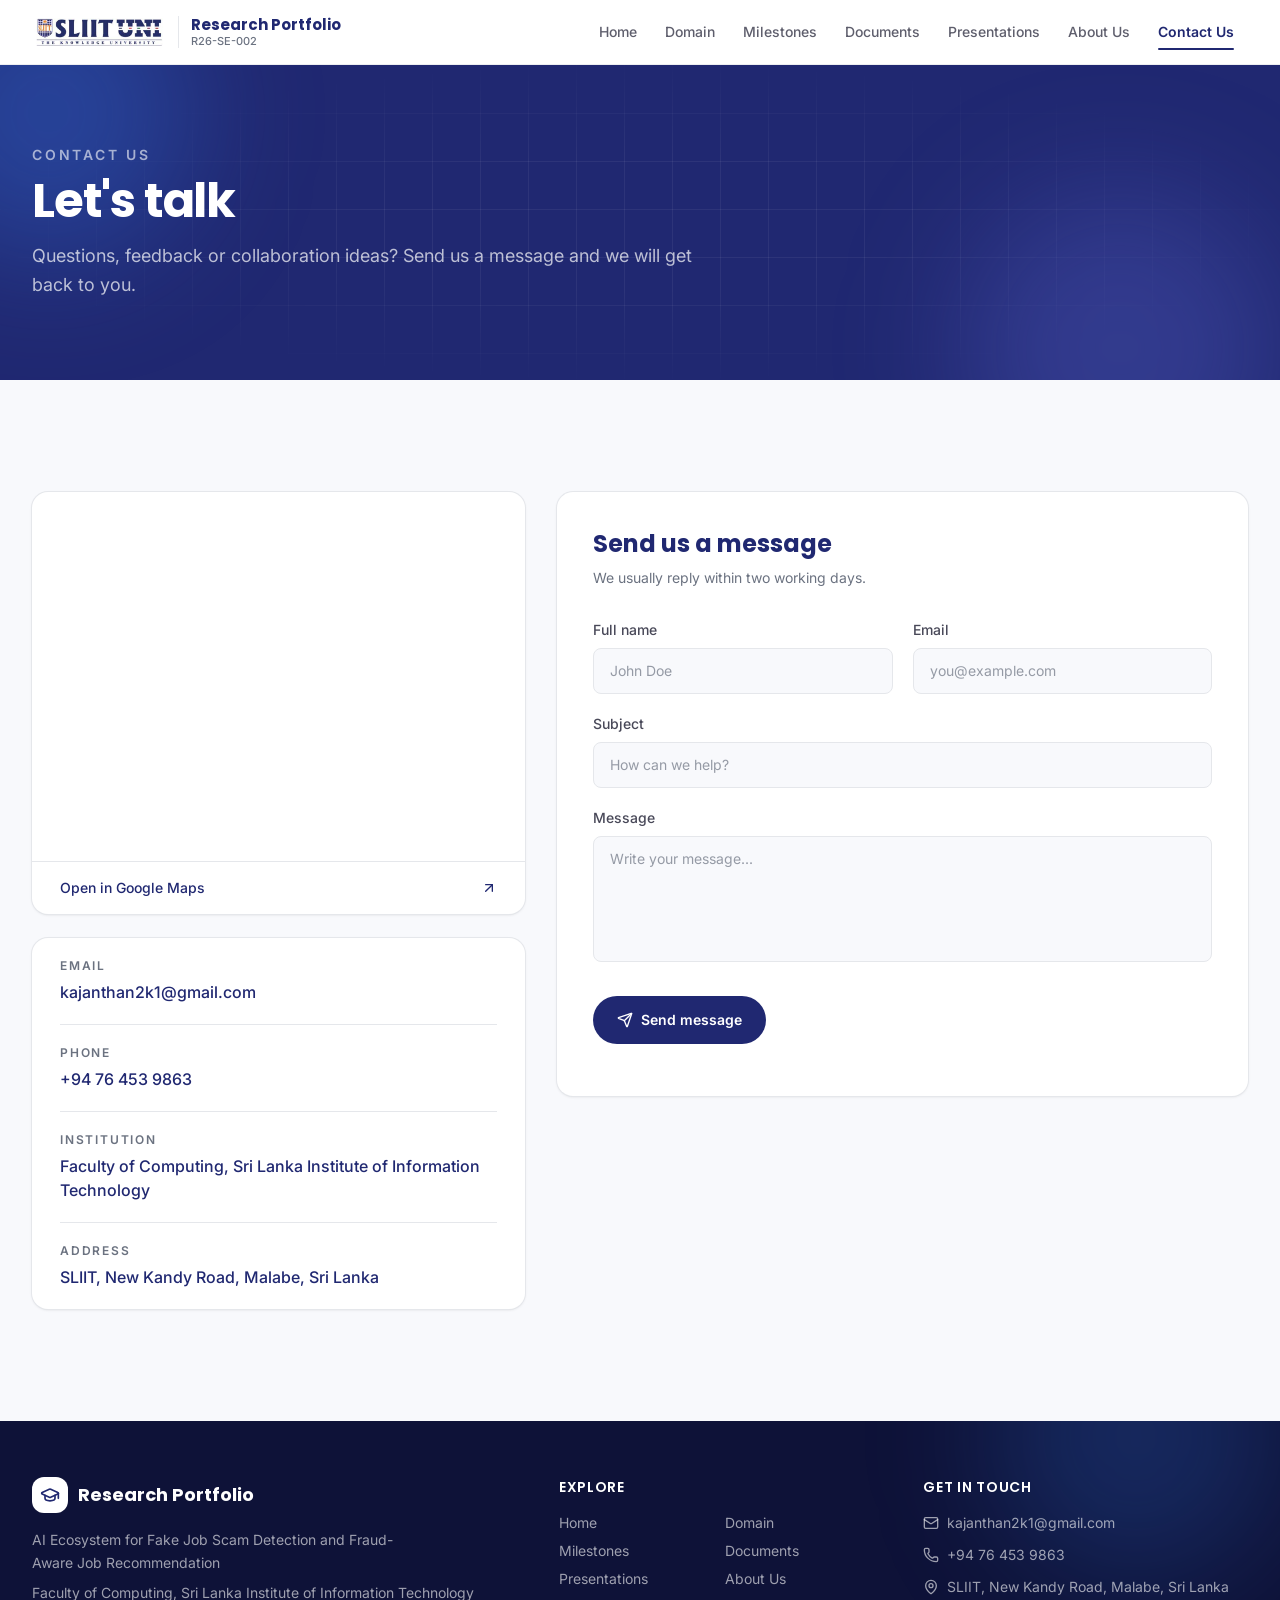
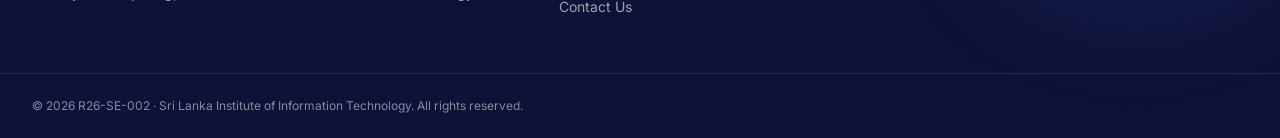
<file: research-portfolio-html/contact.html>
<!doctype html>
<html lang="en" class="h-full antialiased">
  <head>
    <meta charset="utf-8" />
    <meta name="viewport" content="width=device-width, initial-scale=1" />
    <title>Contact Us | Research Portfolio</title>
    <meta
      name="description"
      content="An AI-powered mobile ecosystem that protects job seekers across the whole recruitment journey: detecting fake job posts, verifying employers, flagging scam conversations and recommending jobs that are both relevant and safe."
    />
    <link rel="icon" href="favicon.svg" type="image/svg+xml" />
    <link rel="preconnect" href="https://fonts.googleapis.com" />
    <link rel="preconnect" href="https://fonts.gstatic.com" crossorigin />
    <link
      rel="stylesheet"
      href="https://fonts.googleapis.com/css2?family=Inter:wght@100..900&family=Poppins:wght@500;600;700;800&display=swap"
    />
    <link rel="stylesheet" href="css/style.css" />
    <script>
      try {
        if (sessionStorage.getItem("intro-seen")) {
          document.documentElement.setAttribute("data-intro-seen", "");
        } else {
          sessionStorage.setItem("intro-seen", "1");
        }
      } catch (e) {}
    </script>
    <script src="js/main.js" defer></script>
  </head>
  <body class="flex min-h-full flex-col font-sans">
    <div
      id="intro"
      class="intro fixed inset-0 z-100 grid cursor-pointer place-items-center bg-primary-deep px-6"
    >
      <div aria-hidden="true" class="bg-grid absolute inset-0"></div>
      <button
        type="button"
        class="absolute right-5 top-5 text-xs font-semibold uppercase tracking-[0.15em] text-white/50 transition hover:text-white sm:right-8 sm:top-7"
      >
        Skip intro
      </button>
      <div aria-hidden="true" class="relative w-full max-w-4xl text-center">
        <div class="intro-in inline-block rounded-lg bg-white px-3 py-2" style="--d: 0.15s">
          <img src="images/sliit-logo.jpg" alt="" width="474" height="127" class="h-8 w-auto" />
        </div>
        <p
          class="intro-in mt-8 text-xs font-semibold uppercase tracking-[0.3em] text-white/50"
          style="--d: 0.5s"
        >
          R26-SE-002 · Research Project 2026
        </p>
        <p class="mt-5 font-display text-2xl font-bold leading-tight text-white sm:text-4xl">
          <span class="block overflow-hidden pb-1"
            ><span class="intro-line block" style="--d: 0.8s">AI Ecosystem for</span></span
          >
          <span class="block overflow-hidden pb-1"
            ><span class="intro-line block" style="--d: 1.02s">Fake Job Scam Detection and</span></span
          >
          <span class="block overflow-hidden pb-1"
            ><span class="intro-line block" style="--d: 1.24s">Fraud-Aware Job Recommendation</span></span
          >
        </p>
        <div class="mx-auto mt-8 h-px w-48 bg-white/15">
          <div class="intro-bar h-full bg-white" style="--d: 0.6s"></div>
        </div>
        <p class="intro-in mt-5 text-sm text-white/50" style="--d: 1.6s">
          Faculty of Computing · Sri Lanka Institute of Information Technology
        </p>
      </div>
    </div>

    <header class="sticky top-0 z-50 border-b border-border/70 bg-white/90 backdrop-blur-xl">
      <nav class="mx-auto flex h-16 max-w-7xl items-center justify-between px-5 sm:px-8">
        <a href="index.html" class="flex items-center gap-3">
          <img src="images/sliit-logo.jpg" alt="SLIIT logo" width="474" height="127" class="h-9 w-auto" />
          <span class="hidden h-8 w-px bg-border xl:block"></span>
          <span class="hidden leading-tight xl:block">
            <span class="block font-display text-[15px] font-bold text-primary">Research Portfolio</span>
            <span class="block text-[11px] font-medium text-muted">R26-SE-002</span>
          </span>
        </a>

        <ul class="hidden h-full items-center lg:flex">
          <li class="h-full">
            <a
              href="index.html"
              class="group relative flex h-full items-center px-2.5 text-sm transition-colors xl:px-3.5 font-medium text-foreground/70 hover:text-primary"
            >
              Home
              <span
                aria-hidden="true"
                class="absolute inset-x-2.5 bottom-3.5 h-[2.5px] origin-center rounded-full transition-transform duration-300 xl:inset-x-3.5 scale-x-0 bg-primary/30 group-hover:scale-x-100"
              ></span>
            </a>
          </li>
          <li class="h-full">
            <a
              href="domain.html"
              class="group relative flex h-full items-center px-2.5 text-sm transition-colors xl:px-3.5 font-medium text-foreground/70 hover:text-primary"
            >
              Domain
              <span
                aria-hidden="true"
                class="absolute inset-x-2.5 bottom-3.5 h-[2.5px] origin-center rounded-full transition-transform duration-300 xl:inset-x-3.5 scale-x-0 bg-primary/30 group-hover:scale-x-100"
              ></span>
            </a>
          </li>
          <li class="h-full">
            <a
              href="milestones.html"
              class="group relative flex h-full items-center px-2.5 text-sm transition-colors xl:px-3.5 font-medium text-foreground/70 hover:text-primary"
            >
              Milestones
              <span
                aria-hidden="true"
                class="absolute inset-x-2.5 bottom-3.5 h-[2.5px] origin-center rounded-full transition-transform duration-300 xl:inset-x-3.5 scale-x-0 bg-primary/30 group-hover:scale-x-100"
              ></span>
            </a>
          </li>
          <li class="h-full">
            <a
              href="documents.html"
              class="group relative flex h-full items-center px-2.5 text-sm transition-colors xl:px-3.5 font-medium text-foreground/70 hover:text-primary"
            >
              Documents
              <span
                aria-hidden="true"
                class="absolute inset-x-2.5 bottom-3.5 h-[2.5px] origin-center rounded-full transition-transform duration-300 xl:inset-x-3.5 scale-x-0 bg-primary/30 group-hover:scale-x-100"
              ></span>
            </a>
          </li>
          <li class="h-full">
            <a
              href="presentations.html"
              class="group relative flex h-full items-center px-2.5 text-sm transition-colors xl:px-3.5 font-medium text-foreground/70 hover:text-primary"
            >
              Presentations
              <span
                aria-hidden="true"
                class="absolute inset-x-2.5 bottom-3.5 h-[2.5px] origin-center rounded-full transition-transform duration-300 xl:inset-x-3.5 scale-x-0 bg-primary/30 group-hover:scale-x-100"
              ></span>
            </a>
          </li>
          <li class="h-full">
            <a
              href="about.html"
              class="group relative flex h-full items-center px-2.5 text-sm transition-colors xl:px-3.5 font-medium text-foreground/70 hover:text-primary"
            >
              About Us
              <span
                aria-hidden="true"
                class="absolute inset-x-2.5 bottom-3.5 h-[2.5px] origin-center rounded-full transition-transform duration-300 xl:inset-x-3.5 scale-x-0 bg-primary/30 group-hover:scale-x-100"
              ></span>
            </a>
          </li>
          <li class="h-full">
            <a
              href="contact.html"
              aria-current="page"
              class="group relative flex h-full items-center px-2.5 text-sm transition-colors xl:px-3.5 font-semibold text-primary"
            >
              Contact Us
              <span
                aria-hidden="true"
                class="absolute inset-x-2.5 bottom-3.5 h-[2.5px] origin-center rounded-full transition-transform duration-300 xl:inset-x-3.5 scale-x-100 bg-primary"
              ></span>
            </a>
          </li>
        </ul>

        <button
          type="button"
          id="menu-toggle"
          aria-label="Open menu"
          aria-expanded="false"
          aria-controls="mobile-menu"
          class="grid h-10 w-10 place-items-center rounded-xl text-primary transition-colors hover:bg-primary-light lg:hidden"
        >
          <svg
            xmlns="http://www.w3.org/2000/svg"
            width="24"
            height="24"
            viewBox="0 0 24 24"
            fill="none"
            stroke="currentColor"
            stroke-width="2"
            stroke-linecap="round"
            stroke-linejoin="round"
            class="h-5 w-5"
            aria-hidden="true"
            data-icon="open"
          >
            <path d="M4 5h16" />
            <path d="M4 12h16" />
            <path d="M4 19h16" />
          </svg>
          <svg
            xmlns="http://www.w3.org/2000/svg"
            width="24"
            height="24"
            viewBox="0 0 24 24"
            fill="none"
            stroke="currentColor"
            stroke-width="2"
            stroke-linecap="round"
            stroke-linejoin="round"
            class="hidden h-5 w-5"
            aria-hidden="true"
            data-icon="close"
          >
            <path d="M18 6 6 18" />
            <path d="m6 6 12 12" />
          </svg>
        </button>
      </nav>

      <div id="mobile-menu" class="border-t border-border/70 bg-white lg:hidden" hidden>
        <ul class="mx-auto grid max-w-7xl gap-1 px-5 py-4 sm:px-8">
          <li>
            <a
              href="index.html"
              class="block border-l-[3px] px-4 py-3 text-sm transition-colors border-transparent font-medium text-foreground/80 hover:bg-primary-soft hover:text-primary"
              >Home</a
            >
          </li>
          <li>
            <a
              href="domain.html"
              class="block border-l-[3px] px-4 py-3 text-sm transition-colors border-transparent font-medium text-foreground/80 hover:bg-primary-soft hover:text-primary"
              >Domain</a
            >
          </li>
          <li>
            <a
              href="milestones.html"
              class="block border-l-[3px] px-4 py-3 text-sm transition-colors border-transparent font-medium text-foreground/80 hover:bg-primary-soft hover:text-primary"
              >Milestones</a
            >
          </li>
          <li>
            <a
              href="documents.html"
              class="block border-l-[3px] px-4 py-3 text-sm transition-colors border-transparent font-medium text-foreground/80 hover:bg-primary-soft hover:text-primary"
              >Documents</a
            >
          </li>
          <li>
            <a
              href="presentations.html"
              class="block border-l-[3px] px-4 py-3 text-sm transition-colors border-transparent font-medium text-foreground/80 hover:bg-primary-soft hover:text-primary"
              >Presentations</a
            >
          </li>
          <li>
            <a
              href="about.html"
              class="block border-l-[3px] px-4 py-3 text-sm transition-colors border-transparent font-medium text-foreground/80 hover:bg-primary-soft hover:text-primary"
              >About Us</a
            >
          </li>
          <li>
            <a
              href="contact.html"
              aria-current="page"
              class="block border-l-[3px] px-4 py-3 text-sm transition-colors border-primary bg-primary-soft font-semibold text-primary"
              >Contact Us</a
            >
          </li>
        </ul>
      </div>
    </header>
    <main class="flex-1">
      <section class="relative overflow-hidden bg-primary text-white">
        <div class="bg-grid pointer-events-none absolute inset-0"></div>
        <div
          class="pointer-events-none absolute -left-24 -top-24 h-72 w-72 rounded-full bg-accent/30 blur-3xl"
        ></div>
        <div
          class="pointer-events-none absolute -bottom-32 right-0 h-80 w-80 rounded-full bg-indigo-400/20 blur-3xl"
        ></div>
        <div class="relative mx-auto max-w-7xl px-5 py-16 sm:px-8 sm:py-20">
          <p class="animate-fade-up text-sm font-semibold uppercase tracking-[0.2em] text-white/60">
            Contact us
          </p>
          <h1
            class="mt-3 max-w-3xl animate-fade-up font-display text-4xl font-bold tracking-tight [animation-delay:80ms] sm:text-5xl"
          >
            Let's talk
          </h1>
          <p
            class="mt-4 max-w-2xl animate-fade-up text-lg leading-relaxed text-white/70 [animation-delay:160ms]"
          >
            Questions, feedback or collaboration ideas? Send us a message and we will get back to you.
          </p>
        </div>
      </section>

      <section
        class="mx-auto grid max-w-7xl items-start gap-8 px-5 py-20 sm:px-8 lg:grid-cols-[1fr_1.4fr] lg:py-28"
      >
        <div class="space-y-6">
          <div class="overflow-hidden rounded-2xl bg-white shadow-sm ring-1 ring-border">
            <iframe
              title="Map of Sri Lanka Institute of Information Technology, Malabe"
              src="https://maps.google.com/maps?q=Sri%20Lanka%20Institute%20of%20Information%20Technology%2C%20Malabe&amp;z=15&amp;output=embed"
              loading="lazy"
              referrerpolicy="no-referrer-when-downgrade"
              class="block aspect-4/3 w-full border-0"
            ></iframe>
            <a
              href="https://www.google.com/maps/search/?api=1&amp;query=Sri%20Lanka%20Institute%20of%20Information%20Technology%2C%20Malabe"
              target="_blank"
              rel="noopener noreferrer"
              class="group flex items-center justify-between border-t border-border px-6 py-4 text-sm font-medium text-primary transition hover:bg-primary-soft sm:px-7"
            >
              Open in Google Maps
              <svg
                xmlns="http://www.w3.org/2000/svg"
                width="24"
                height="24"
                viewBox="0 0 24 24"
                fill="none"
                stroke="currentColor"
                stroke-width="2"
                stroke-linecap="round"
                stroke-linejoin="round"
                class="h-4 w-4 transition group-hover:-translate-y-0.5 group-hover:translate-x-0.5"
                aria-hidden="true"
              >
                <path d="M7 7h10v10" />
                <path d="M7 17 17 7" />
              </svg>
            </a>
          </div>

          <dl class="divide-y divide-border rounded-2xl bg-white px-6 shadow-sm ring-1 ring-border sm:px-7">
            <div class="py-5">
              <dt class="text-xs font-semibold uppercase tracking-[0.15em] text-muted">Email</dt>
              <dd class="mt-1.5 break-words font-medium text-primary">
                <a href="mailto:kajanthan2k1@gmail.com" class="underline-offset-4 hover:underline"
                  >kajanthan2k1@gmail.com</a
                >
              </dd>
            </div>
            <div class="py-5">
              <dt class="text-xs font-semibold uppercase tracking-[0.15em] text-muted">Phone</dt>
              <dd class="mt-1.5 break-words font-medium text-primary">
                <a href="tel:+94764539863" class="underline-offset-4 hover:underline">+94 76 453 9863</a>
              </dd>
            </div>
            <div class="py-5">
              <dt class="text-xs font-semibold uppercase tracking-[0.15em] text-muted">Institution</dt>
              <dd class="mt-1.5 break-words font-medium text-primary">
                Faculty of Computing, Sri Lanka Institute of Information Technology
              </dd>
            </div>
            <div class="py-5">
              <dt class="text-xs font-semibold uppercase tracking-[0.15em] text-muted">Address</dt>
              <dd class="mt-1.5 break-words font-medium text-primary">
                SLIIT, New Kandy Road, Malabe, Sri Lanka
              </dd>
            </div>
          </dl>
        </div>

        <form
          id="contact-form"
          action="https://api.web3forms.com/submit"
          method="POST"
          class="rounded-2xl bg-white p-7 shadow-sm ring-1 ring-border sm:p-9"
        >
          <input type="hidden" name="access_key" value="2a9150db-f85a-4949-82f7-a27544245eff" />
          <input type="hidden" name="from_name" value="Research Portfolio · R26-SE-002" />

          <h2 class="font-display text-2xl font-bold text-primary">Send us a message</h2>
          <p class="mt-2 text-sm text-muted">We usually reply within two working days.</p>

          <div class="mt-8 grid gap-5 sm:grid-cols-2">
            <label class="block">
              <span class="mb-2 block text-sm font-medium text-foreground/80">Full name</span>
              <input
                name="name"
                required
                placeholder="John Doe"
                class="w-full rounded-lg border border-border bg-background px-4 py-3 text-sm outline-none transition placeholder:text-muted/70 focus:border-primary focus:bg-white focus:ring-4 focus:ring-primary/10"
              />
            </label>
            <label class="block">
              <span class="mb-2 block text-sm font-medium text-foreground/80">Email</span>
              <input
                name="email"
                type="email"
                required
                placeholder="you@example.com"
                class="w-full rounded-lg border border-border bg-background px-4 py-3 text-sm outline-none transition placeholder:text-muted/70 focus:border-primary focus:bg-white focus:ring-4 focus:ring-primary/10"
              />
            </label>
            <label class="block sm:col-span-2">
              <span class="mb-2 block text-sm font-medium text-foreground/80">Subject</span>
              <input
                name="subject"
                required
                placeholder="How can we help?"
                class="w-full rounded-lg border border-border bg-background px-4 py-3 text-sm outline-none transition placeholder:text-muted/70 focus:border-primary focus:bg-white focus:ring-4 focus:ring-primary/10"
              />
            </label>
            <label class="block sm:col-span-2">
              <span class="mb-2 block text-sm font-medium text-foreground/80">Message</span>
              <textarea
                name="message"
                required
                rows="5"
                placeholder="Write your message..."
                class="w-full rounded-lg border border-border bg-background px-4 py-3 text-sm outline-none transition placeholder:text-muted/70 focus:border-primary focus:bg-white focus:ring-4 focus:ring-primary/10 resize-none"
              ></textarea>
            </label>
          </div>

          <input
            type="checkbox"
            name="botcheck"
            class="hidden"
            tabindex="-1"
            autocomplete="off"
            aria-hidden="true"
          />

          <button
            type="submit"
            class="mt-7 inline-flex w-full items-center justify-center gap-2 rounded-full bg-primary px-6 py-3.5 text-sm font-semibold text-white transition hover:bg-primary-dark disabled:cursor-wait disabled:opacity-70 sm:w-auto"
          >
            <svg
              xmlns="http://www.w3.org/2000/svg"
              width="24"
              height="24"
              viewBox="0 0 24 24"
              fill="none"
              stroke="currentColor"
              stroke-width="2"
              stroke-linecap="round"
              stroke-linejoin="round"
              class="h-4 w-4"
              aria-hidden="true"
              data-role="send-icon"
            >
              <path
                d="M14.536 21.686a.5.5 0 0 0 .937-.024l6.5-19a.496.496 0 0 0-.635-.635l-19 6.5a.5.5 0 0 0-.024.937l7.93 3.18a2 2 0 0 1 1.112 1.11z"
              />
              <path d="m21.854 2.147-10.94 10.939" />
            </svg>
            <svg
              xmlns="http://www.w3.org/2000/svg"
              width="24"
              height="24"
              viewBox="0 0 24 24"
              fill="none"
              stroke="currentColor"
              stroke-width="2"
              stroke-linecap="round"
              stroke-linejoin="round"
              class="hidden h-4 w-4 animate-spin"
              aria-hidden="true"
              data-role="loading-icon"
            >
              <path d="M21 12a9 9 0 1 1-6.219-8.56" />
            </svg>
            <span data-role="button-label">Send message</span>
          </button>

          <p aria-live="polite" class="mt-4 text-sm">
            <span data-role="sent" class="text-success" hidden>Thank you! Your message has been sent.</span>
            <span data-role="error" class="text-error" hidden
              >Something went wrong. Please email us directly at
              <a href="mailto:kajanthan2k1@gmail.com" class="font-medium underline">kajanthan2k1@gmail.com</a
              >.</span
            >
          </p>
        </form>
      </section>
    </main>

    <footer class="relative overflow-hidden bg-primary-deep text-white/80">
      <div
        class="pointer-events-none absolute -top-32 right-0 h-72 w-72 rounded-full bg-accent/20 blur-3xl"
      ></div>
      <div class="relative mx-auto grid max-w-7xl gap-10 px-5 py-14 sm:px-8 md:grid-cols-[1.5fr_1fr_1fr]">
        <div>
          <div class="flex items-center gap-2.5">
            <span class="grid h-9 w-9 place-items-center rounded-xl bg-white text-primary"
              ><svg
                xmlns="http://www.w3.org/2000/svg"
                width="24"
                height="24"
                viewBox="0 0 24 24"
                fill="none"
                stroke="currentColor"
                stroke-width="2"
                stroke-linecap="round"
                stroke-linejoin="round"
                class="h-5 w-5"
                aria-hidden="true"
              >
                <path
                  d="M21.42 10.922a1 1 0 0 0-.019-1.838L12.83 5.18a2 2 0 0 0-1.66 0L2.6 9.08a1 1 0 0 0 0 1.832l8.57 3.908a2 2 0 0 0 1.66 0z"
                />
                <path d="M22 10v6" />
                <path d="M6 12.5V16a6 3 0 0 0 12 0v-3.5" /></svg
            ></span>
            <span class="font-display text-lg font-bold text-white">Research Portfolio</span>
          </div>
          <p class="mt-4 max-w-sm text-sm leading-relaxed text-white/60">
            AI Ecosystem for Fake Job Scam Detection and Fraud-Aware Job Recommendation
          </p>
          <p class="mt-2 text-sm text-white/60">
            Faculty of Computing, Sri Lanka Institute of Information Technology
          </p>
        </div>

        <div>
          <h3 class="font-display text-sm font-semibold uppercase tracking-wider text-white">Explore</h3>
          <ul class="mt-4 grid grid-cols-2 gap-2 text-sm">
            <li><a href="index.html" class="text-white/60 transition-colors hover:text-white">Home</a></li>
            <li><a href="domain.html" class="text-white/60 transition-colors hover:text-white">Domain</a></li>
            <li>
              <a href="milestones.html" class="text-white/60 transition-colors hover:text-white"
                >Milestones</a
              >
            </li>
            <li>
              <a href="documents.html" class="text-white/60 transition-colors hover:text-white">Documents</a>
            </li>
            <li>
              <a href="presentations.html" class="text-white/60 transition-colors hover:text-white"
                >Presentations</a
              >
            </li>
            <li>
              <a href="about.html" class="text-white/60 transition-colors hover:text-white">About Us</a>
            </li>
            <li>
              <a href="contact.html" class="text-white/60 transition-colors hover:text-white">Contact Us</a>
            </li>
          </ul>
        </div>

        <div>
          <h3 class="font-display text-sm font-semibold uppercase tracking-wider text-white">Get in touch</h3>
          <ul class="mt-4 space-y-3 text-sm">
            <li>
              <a
                href="mailto:kajanthan2k1@gmail.com"
                class="flex items-center gap-2 text-white/60 transition-colors hover:text-white"
              >
                <svg
                  xmlns="http://www.w3.org/2000/svg"
                  width="24"
                  height="24"
                  viewBox="0 0 24 24"
                  fill="none"
                  stroke="currentColor"
                  stroke-width="2"
                  stroke-linecap="round"
                  stroke-linejoin="round"
                  class="h-4 w-4 shrink-0"
                  aria-hidden="true"
                >
                  <path d="m22 7-8.991 5.727a2 2 0 0 1-2.009 0L2 7" />
                  <rect x="2" y="4" width="20" height="16" rx="2" />
                </svg>
                kajanthan2k1@gmail.com
              </a>
            </li>
            <li>
              <a
                href="tel:+94764539863"
                class="flex items-center gap-2 text-white/60 transition-colors hover:text-white"
              >
                <svg
                  xmlns="http://www.w3.org/2000/svg"
                  width="24"
                  height="24"
                  viewBox="0 0 24 24"
                  fill="none"
                  stroke="currentColor"
                  stroke-width="2"
                  stroke-linecap="round"
                  stroke-linejoin="round"
                  class="h-4 w-4 shrink-0"
                  aria-hidden="true"
                >
                  <path
                    d="M13.832 16.568a1 1 0 0 0 1.213-.303l.355-.465A2 2 0 0 1 17 15h3a2 2 0 0 1 2 2v3a2 2 0 0 1-2 2A18 18 0 0 1 2 4a2 2 0 0 1 2-2h3a2 2 0 0 1 2 2v3a2 2 0 0 1-.8 1.6l-.468.351a1 1 0 0 0-.292 1.233 14 14 0 0 0 6.392 6.384"
                  />
                </svg>
                +94 76 453 9863
              </a>
            </li>
            <li class="flex items-start gap-2 text-white/60">
              <svg
                xmlns="http://www.w3.org/2000/svg"
                width="24"
                height="24"
                viewBox="0 0 24 24"
                fill="none"
                stroke="currentColor"
                stroke-width="2"
                stroke-linecap="round"
                stroke-linejoin="round"
                class="mt-0.5 h-4 w-4 shrink-0"
                aria-hidden="true"
              >
                <path
                  d="M20 10c0 4.993-5.539 10.193-7.399 11.799a1 1 0 0 1-1.202 0C9.539 20.193 4 14.993 4 10a8 8 0 0 1 16 0"
                />
                <circle cx="12" cy="10" r="3" />
              </svg>
              SLIIT, New Kandy Road, Malabe, Sri Lanka
            </li>
          </ul>
        </div>
      </div>

      <div class="relative border-t border-white/10">
        <p class="mx-auto max-w-7xl px-5 py-6 text-xs text-white/50 sm:px-8">
          © 2026 R26-SE-002 · Sri Lanka Institute of Information Technology. All rights reserved.
        </p>
      </div>
    </footer>

    <button
      type="button"
      id="scroll-top"
      aria-label="Back to top"
      tabindex="-1"
      class="fixed bottom-6 right-6 z-50 grid h-14 w-14 place-items-center rounded-full bg-accent text-white shadow-lg shadow-accent/25 transition duration-300 hover:-translate-y-1 hover:bg-primary sm:bottom-8 sm:right-8 pointer-events-none translate-y-4 opacity-0"
    >
      <svg
        xmlns="http://www.w3.org/2000/svg"
        width="24"
        height="24"
        viewBox="0 0 24 24"
        fill="none"
        stroke="currentColor"
        stroke-width="2.25"
        stroke-linecap="round"
        stroke-linejoin="round"
        class="h-6 w-6"
        aria-hidden="true"
      >
        <path d="m5 12 7-7 7 7" />
        <path d="M12 19V5" />
      </svg>
    </button>
  </body>
</html>
</file>
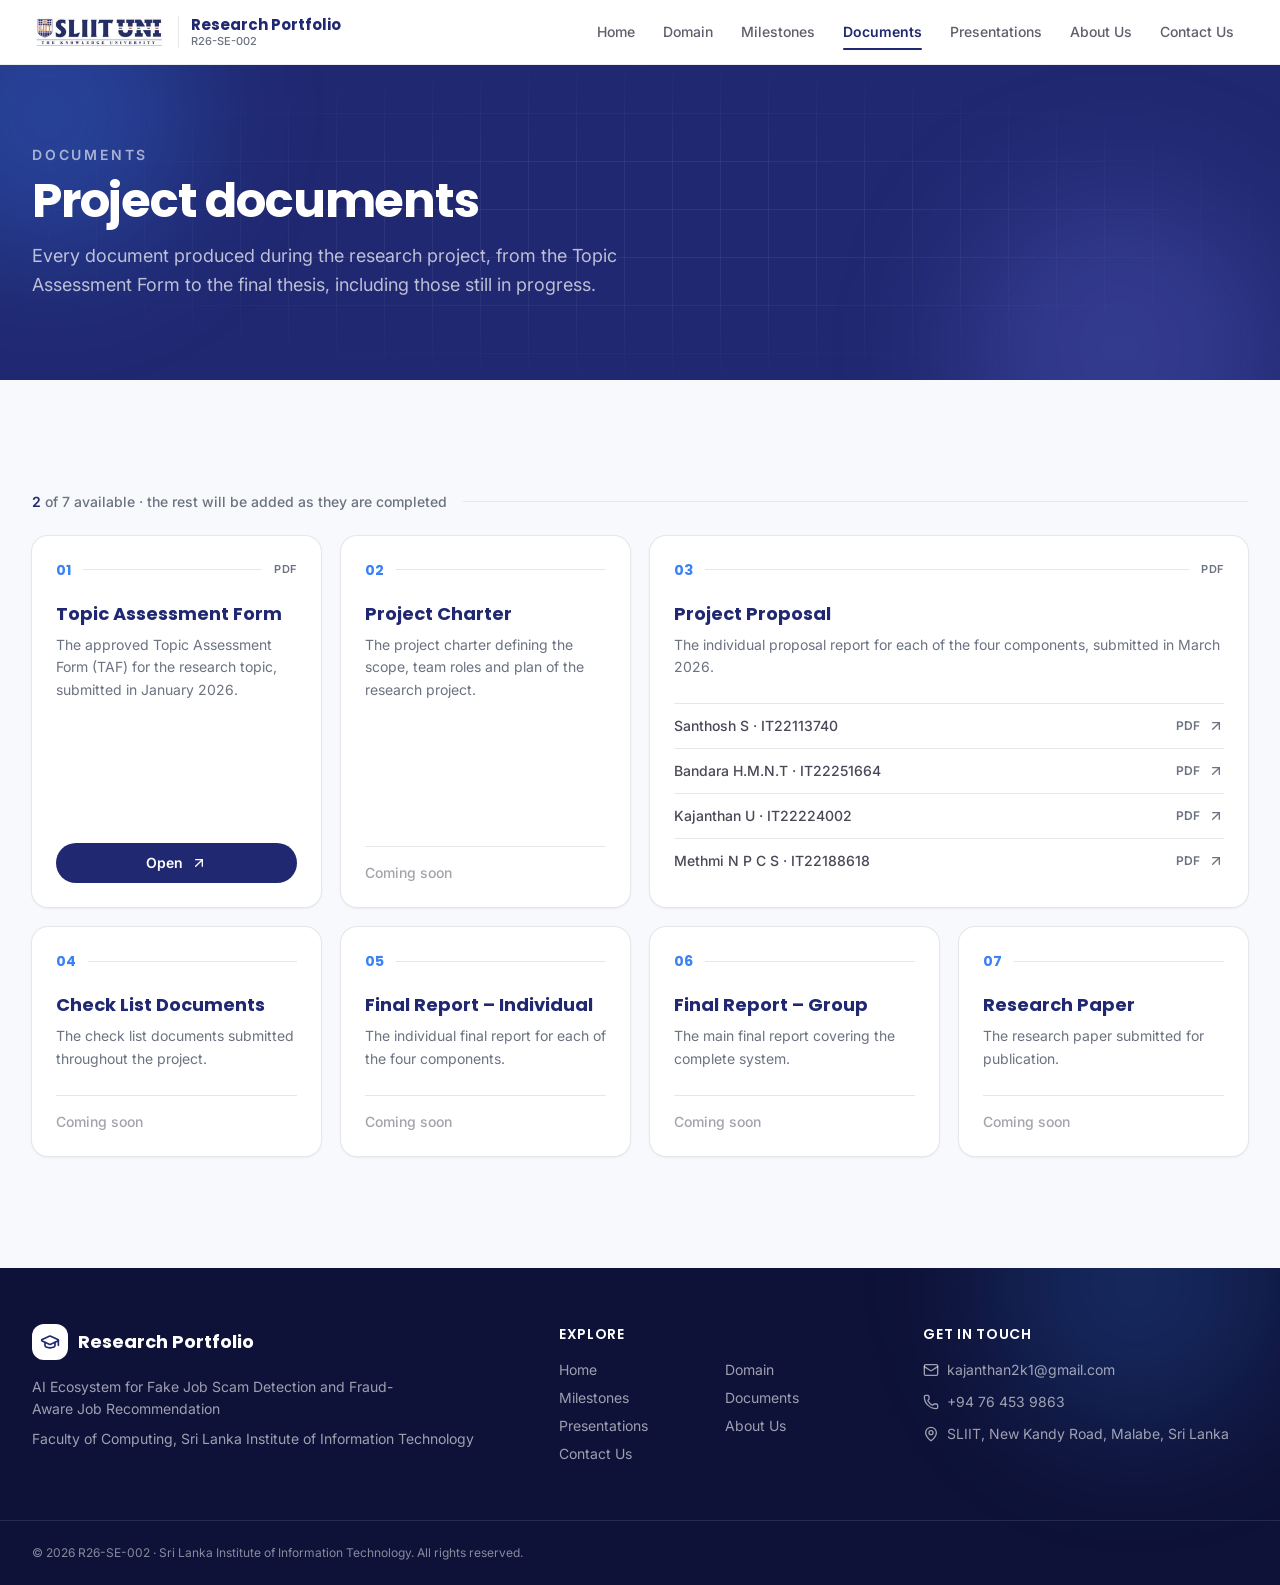
<file: research-portfolio-html/documents.html>
<!doctype html>
<html lang="en" class="h-full antialiased">
  <head>
    <meta charset="utf-8" />
    <meta name="viewport" content="width=device-width, initial-scale=1" />
    <title>Documents | Research Portfolio</title>
    <meta
      name="description"
      content="An AI-powered mobile ecosystem that protects job seekers across the whole recruitment journey: detecting fake job posts, verifying employers, flagging scam conversations and recommending jobs that are both relevant and safe."
    />
    <link rel="icon" href="favicon.svg" type="image/svg+xml" />
    <link rel="preconnect" href="https://fonts.googleapis.com" />
    <link rel="preconnect" href="https://fonts.gstatic.com" crossorigin />
    <link
      rel="stylesheet"
      href="https://fonts.googleapis.com/css2?family=Inter:wght@100..900&family=Poppins:wght@500;600;700;800&display=swap"
    />
    <link rel="stylesheet" href="css/style.css" />
    <script>
      try {
        if (sessionStorage.getItem("intro-seen")) {
          document.documentElement.setAttribute("data-intro-seen", "");
        } else {
          sessionStorage.setItem("intro-seen", "1");
        }
      } catch (e) {}
    </script>
    <script src="js/main.js" defer></script>
  </head>
  <body class="flex min-h-full flex-col font-sans">
    <div
      id="intro"
      class="intro fixed inset-0 z-100 grid cursor-pointer place-items-center bg-primary-deep px-6"
    >
      <div aria-hidden="true" class="bg-grid absolute inset-0"></div>
      <button
        type="button"
        class="absolute right-5 top-5 text-xs font-semibold uppercase tracking-[0.15em] text-white/50 transition hover:text-white sm:right-8 sm:top-7"
      >
        Skip intro
      </button>
      <div aria-hidden="true" class="relative w-full max-w-4xl text-center">
        <div class="intro-in inline-block rounded-lg bg-white px-3 py-2" style="--d: 0.15s">
          <img src="images/sliit-logo.jpg" alt="" width="474" height="127" class="h-8 w-auto" />
        </div>
        <p
          class="intro-in mt-8 text-xs font-semibold uppercase tracking-[0.3em] text-white/50"
          style="--d: 0.5s"
        >
          R26-SE-002 · Research Project 2026
        </p>
        <p class="mt-5 font-display text-2xl font-bold leading-tight text-white sm:text-4xl">
          <span class="block overflow-hidden pb-1"
            ><span class="intro-line block" style="--d: 0.8s">AI Ecosystem for</span></span
          >
          <span class="block overflow-hidden pb-1"
            ><span class="intro-line block" style="--d: 1.02s">Fake Job Scam Detection and</span></span
          >
          <span class="block overflow-hidden pb-1"
            ><span class="intro-line block" style="--d: 1.24s">Fraud-Aware Job Recommendation</span></span
          >
        </p>
        <div class="mx-auto mt-8 h-px w-48 bg-white/15">
          <div class="intro-bar h-full bg-white" style="--d: 0.6s"></div>
        </div>
        <p class="intro-in mt-5 text-sm text-white/50" style="--d: 1.6s">
          Faculty of Computing · Sri Lanka Institute of Information Technology
        </p>
      </div>
    </div>

    <header class="sticky top-0 z-50 border-b border-border/70 bg-white/90 backdrop-blur-xl">
      <nav class="mx-auto flex h-16 max-w-7xl items-center justify-between px-5 sm:px-8">
        <a href="index.html" class="flex items-center gap-3">
          <img src="images/sliit-logo.jpg" alt="SLIIT logo" width="474" height="127" class="h-9 w-auto" />
          <span class="hidden h-8 w-px bg-border xl:block"></span>
          <span class="hidden leading-tight xl:block">
            <span class="block font-display text-[15px] font-bold text-primary">Research Portfolio</span>
            <span class="block text-[11px] font-medium text-muted">R26-SE-002</span>
          </span>
        </a>

        <ul class="hidden h-full items-center lg:flex">
          <li class="h-full">
            <a
              href="index.html"
              class="group relative flex h-full items-center px-2.5 text-sm transition-colors xl:px-3.5 font-medium text-foreground/70 hover:text-primary"
            >
              Home
              <span
                aria-hidden="true"
                class="absolute inset-x-2.5 bottom-3.5 h-[2.5px] origin-center rounded-full transition-transform duration-300 xl:inset-x-3.5 scale-x-0 bg-primary/30 group-hover:scale-x-100"
              ></span>
            </a>
          </li>
          <li class="h-full">
            <a
              href="domain.html"
              class="group relative flex h-full items-center px-2.5 text-sm transition-colors xl:px-3.5 font-medium text-foreground/70 hover:text-primary"
            >
              Domain
              <span
                aria-hidden="true"
                class="absolute inset-x-2.5 bottom-3.5 h-[2.5px] origin-center rounded-full transition-transform duration-300 xl:inset-x-3.5 scale-x-0 bg-primary/30 group-hover:scale-x-100"
              ></span>
            </a>
          </li>
          <li class="h-full">
            <a
              href="milestones.html"
              class="group relative flex h-full items-center px-2.5 text-sm transition-colors xl:px-3.5 font-medium text-foreground/70 hover:text-primary"
            >
              Milestones
              <span
                aria-hidden="true"
                class="absolute inset-x-2.5 bottom-3.5 h-[2.5px] origin-center rounded-full transition-transform duration-300 xl:inset-x-3.5 scale-x-0 bg-primary/30 group-hover:scale-x-100"
              ></span>
            </a>
          </li>
          <li class="h-full">
            <a
              href="documents.html"
              aria-current="page"
              class="group relative flex h-full items-center px-2.5 text-sm transition-colors xl:px-3.5 font-semibold text-primary"
            >
              Documents
              <span
                aria-hidden="true"
                class="absolute inset-x-2.5 bottom-3.5 h-[2.5px] origin-center rounded-full transition-transform duration-300 xl:inset-x-3.5 scale-x-100 bg-primary"
              ></span>
            </a>
          </li>
          <li class="h-full">
            <a
              href="presentations.html"
              class="group relative flex h-full items-center px-2.5 text-sm transition-colors xl:px-3.5 font-medium text-foreground/70 hover:text-primary"
            >
              Presentations
              <span
                aria-hidden="true"
                class="absolute inset-x-2.5 bottom-3.5 h-[2.5px] origin-center rounded-full transition-transform duration-300 xl:inset-x-3.5 scale-x-0 bg-primary/30 group-hover:scale-x-100"
              ></span>
            </a>
          </li>
          <li class="h-full">
            <a
              href="about.html"
              class="group relative flex h-full items-center px-2.5 text-sm transition-colors xl:px-3.5 font-medium text-foreground/70 hover:text-primary"
            >
              About Us
              <span
                aria-hidden="true"
                class="absolute inset-x-2.5 bottom-3.5 h-[2.5px] origin-center rounded-full transition-transform duration-300 xl:inset-x-3.5 scale-x-0 bg-primary/30 group-hover:scale-x-100"
              ></span>
            </a>
          </li>
          <li class="h-full">
            <a
              href="contact.html"
              class="group relative flex h-full items-center px-2.5 text-sm transition-colors xl:px-3.5 font-medium text-foreground/70 hover:text-primary"
            >
              Contact Us
              <span
                aria-hidden="true"
                class="absolute inset-x-2.5 bottom-3.5 h-[2.5px] origin-center rounded-full transition-transform duration-300 xl:inset-x-3.5 scale-x-0 bg-primary/30 group-hover:scale-x-100"
              ></span>
            </a>
          </li>
        </ul>

        <button
          type="button"
          id="menu-toggle"
          aria-label="Open menu"
          aria-expanded="false"
          aria-controls="mobile-menu"
          class="grid h-10 w-10 place-items-center rounded-xl text-primary transition-colors hover:bg-primary-light lg:hidden"
        >
          <svg
            xmlns="http://www.w3.org/2000/svg"
            width="24"
            height="24"
            viewBox="0 0 24 24"
            fill="none"
            stroke="currentColor"
            stroke-width="2"
            stroke-linecap="round"
            stroke-linejoin="round"
            class="h-5 w-5"
            aria-hidden="true"
            data-icon="open"
          >
            <path d="M4 5h16" />
            <path d="M4 12h16" />
            <path d="M4 19h16" />
          </svg>
          <svg
            xmlns="http://www.w3.org/2000/svg"
            width="24"
            height="24"
            viewBox="0 0 24 24"
            fill="none"
            stroke="currentColor"
            stroke-width="2"
            stroke-linecap="round"
            stroke-linejoin="round"
            class="hidden h-5 w-5"
            aria-hidden="true"
            data-icon="close"
          >
            <path d="M18 6 6 18" />
            <path d="m6 6 12 12" />
          </svg>
        </button>
      </nav>

      <div id="mobile-menu" class="border-t border-border/70 bg-white lg:hidden" hidden>
        <ul class="mx-auto grid max-w-7xl gap-1 px-5 py-4 sm:px-8">
          <li>
            <a
              href="index.html"
              class="block border-l-[3px] px-4 py-3 text-sm transition-colors border-transparent font-medium text-foreground/80 hover:bg-primary-soft hover:text-primary"
              >Home</a
            >
          </li>
          <li>
            <a
              href="domain.html"
              class="block border-l-[3px] px-4 py-3 text-sm transition-colors border-transparent font-medium text-foreground/80 hover:bg-primary-soft hover:text-primary"
              >Domain</a
            >
          </li>
          <li>
            <a
              href="milestones.html"
              class="block border-l-[3px] px-4 py-3 text-sm transition-colors border-transparent font-medium text-foreground/80 hover:bg-primary-soft hover:text-primary"
              >Milestones</a
            >
          </li>
          <li>
            <a
              href="documents.html"
              aria-current="page"
              class="block border-l-[3px] px-4 py-3 text-sm transition-colors border-primary bg-primary-soft font-semibold text-primary"
              >Documents</a
            >
          </li>
          <li>
            <a
              href="presentations.html"
              class="block border-l-[3px] px-4 py-3 text-sm transition-colors border-transparent font-medium text-foreground/80 hover:bg-primary-soft hover:text-primary"
              >Presentations</a
            >
          </li>
          <li>
            <a
              href="about.html"
              class="block border-l-[3px] px-4 py-3 text-sm transition-colors border-transparent font-medium text-foreground/80 hover:bg-primary-soft hover:text-primary"
              >About Us</a
            >
          </li>
          <li>
            <a
              href="contact.html"
              class="block border-l-[3px] px-4 py-3 text-sm transition-colors border-transparent font-medium text-foreground/80 hover:bg-primary-soft hover:text-primary"
              >Contact Us</a
            >
          </li>
        </ul>
      </div>
    </header>
    <main class="flex-1">
      <section class="relative overflow-hidden bg-primary text-white">
        <div class="bg-grid pointer-events-none absolute inset-0"></div>
        <div
          class="pointer-events-none absolute -left-24 -top-24 h-72 w-72 rounded-full bg-accent/30 blur-3xl"
        ></div>
        <div
          class="pointer-events-none absolute -bottom-32 right-0 h-80 w-80 rounded-full bg-indigo-400/20 blur-3xl"
        ></div>
        <div class="relative mx-auto max-w-7xl px-5 py-16 sm:px-8 sm:py-20">
          <p class="animate-fade-up text-sm font-semibold uppercase tracking-[0.2em] text-white/60">
            Documents
          </p>
          <h1
            class="mt-3 max-w-3xl animate-fade-up font-display text-4xl font-bold tracking-tight [animation-delay:80ms] sm:text-5xl"
          >
            Project documents
          </h1>
          <p
            class="mt-4 max-w-2xl animate-fade-up text-lg leading-relaxed text-white/70 [animation-delay:160ms]"
          >
            Every document produced during the research project, from the Topic Assessment Form to the final
            thesis, including those still in progress.
          </p>
        </div>
      </section>

      <section class="mx-auto max-w-7xl px-5 py-20 sm:px-8 lg:py-28">
        <div class="flex items-center gap-4">
          <p class="text-sm font-medium text-muted">
            <span class="font-semibold text-primary">2</span> of 7 available · the rest will be added as they
            are completed
          </p>
          <span class="h-px flex-1 bg-border"></span>
        </div>

        <div class="mt-6 grid gap-5 sm:grid-cols-2 lg:grid-cols-4">
          <article
            class="flex flex-col rounded-2xl bg-white p-6 shadow-sm ring-1 ring-border transition duration-300 hover:shadow-lg hover:shadow-primary/5"
          >
            <div class="flex items-center gap-3">
              <span class="font-display text-sm font-bold tabular-nums text-accent">01</span>
              <span class="h-px flex-1 bg-border"></span>
              <span class="text-[11px] font-semibold tracking-wider text-muted">PDF</span>
            </div>

            <h3 class="mt-5 font-display text-lg font-bold text-primary">Topic Assessment Form</h3>
            <p class="mt-1.5 text-sm leading-relaxed text-muted">
              The approved Topic Assessment Form (TAF) for the research topic, submitted in January 2026.
            </p>

            <div class="mt-auto pt-6">
              <a
                href="documents/taf.pdf"
                target="_blank"
                rel="noopener noreferrer"
                class="inline-flex w-full items-center justify-center gap-2 rounded-full bg-primary px-4 py-2.5 text-sm font-semibold text-white transition hover:bg-primary-dark"
              >
                Open
                <svg
                  xmlns="http://www.w3.org/2000/svg"
                  width="24"
                  height="24"
                  viewBox="0 0 24 24"
                  fill="none"
                  stroke="currentColor"
                  stroke-width="2"
                  stroke-linecap="round"
                  stroke-linejoin="round"
                  class="h-4 w-4 shrink-0"
                  aria-hidden="true"
                >
                  <path d="M7 7h10v10" />
                  <path d="M7 17 17 7" />
                </svg>
              </a>
            </div>
          </article>
          <article
            class="flex flex-col rounded-2xl bg-white p-6 shadow-sm ring-1 ring-border transition duration-300 hover:shadow-lg hover:shadow-primary/5"
          >
            <div class="flex items-center gap-3">
              <span class="font-display text-sm font-bold tabular-nums text-accent">02</span>
              <span class="h-px flex-1 bg-border"></span>
            </div>

            <h3 class="mt-5 font-display text-lg font-bold text-primary">Project Charter</h3>
            <p class="mt-1.5 text-sm leading-relaxed text-muted">
              The project charter defining the scope, team roles and plan of the research project.
            </p>

            <div class="mt-auto pt-6">
              <p class="border-t border-border pt-4 text-sm font-medium text-foreground/40">Coming soon</p>
            </div>
          </article>
          <article
            class="flex flex-col rounded-2xl bg-white p-6 shadow-sm ring-1 ring-border transition duration-300 hover:shadow-lg hover:shadow-primary/5 sm:col-span-2"
          >
            <div class="flex items-center gap-3">
              <span class="font-display text-sm font-bold tabular-nums text-accent">03</span>
              <span class="h-px flex-1 bg-border"></span>
              <span class="text-[11px] font-semibold tracking-wider text-muted">PDF</span>
            </div>

            <h3 class="mt-5 font-display text-lg font-bold text-primary">Project Proposal</h3>
            <p class="mt-1.5 text-sm leading-relaxed text-muted">
              The individual proposal report for each of the four components, submitted in March 2026.
            </p>

            <div class="mt-auto pt-6">
              <ul class="divide-y divide-border border-t border-border">
                <li>
                  <a
                    href="documents/proposal-IT22113740-santhosh.pdf"
                    target="_blank"
                    rel="noopener noreferrer"
                    class="group flex items-center justify-between gap-3 py-3 text-sm font-medium text-foreground/80 transition hover:text-primary"
                  >
                    <span>Santhosh S · IT22113740</span>
                    <span
                      class="flex items-center gap-2 text-xs font-semibold text-muted group-hover:text-primary"
                    >
                      PDF
                      <svg
                        xmlns="http://www.w3.org/2000/svg"
                        width="24"
                        height="24"
                        viewBox="0 0 24 24"
                        fill="none"
                        stroke="currentColor"
                        stroke-width="2"
                        stroke-linecap="round"
                        stroke-linejoin="round"
                        class="h-4 w-4 shrink-0"
                        aria-hidden="true"
                      >
                        <path d="M7 7h10v10" />
                        <path d="M7 17 17 7" />
                      </svg>
                    </span>
                  </a>
                </li>
                <li>
                  <a
                    href="documents/proposal-IT22251664-bandara.pdf"
                    target="_blank"
                    rel="noopener noreferrer"
                    class="group flex items-center justify-between gap-3 py-3 text-sm font-medium text-foreground/80 transition hover:text-primary"
                  >
                    <span>Bandara H.M.N.T · IT22251664</span>
                    <span
                      class="flex items-center gap-2 text-xs font-semibold text-muted group-hover:text-primary"
                    >
                      PDF
                      <svg
                        xmlns="http://www.w3.org/2000/svg"
                        width="24"
                        height="24"
                        viewBox="0 0 24 24"
                        fill="none"
                        stroke="currentColor"
                        stroke-width="2"
                        stroke-linecap="round"
                        stroke-linejoin="round"
                        class="h-4 w-4 shrink-0"
                        aria-hidden="true"
                      >
                        <path d="M7 7h10v10" />
                        <path d="M7 17 17 7" />
                      </svg>
                    </span>
                  </a>
                </li>
                <li>
                  <a
                    href="documents/proposal-IT22224002-kajanthan.pdf"
                    target="_blank"
                    rel="noopener noreferrer"
                    class="group flex items-center justify-between gap-3 py-3 text-sm font-medium text-foreground/80 transition hover:text-primary"
                  >
                    <span>Kajanthan U · IT22224002</span>
                    <span
                      class="flex items-center gap-2 text-xs font-semibold text-muted group-hover:text-primary"
                    >
                      PDF
                      <svg
                        xmlns="http://www.w3.org/2000/svg"
                        width="24"
                        height="24"
                        viewBox="0 0 24 24"
                        fill="none"
                        stroke="currentColor"
                        stroke-width="2"
                        stroke-linecap="round"
                        stroke-linejoin="round"
                        class="h-4 w-4 shrink-0"
                        aria-hidden="true"
                      >
                        <path d="M7 7h10v10" />
                        <path d="M7 17 17 7" />
                      </svg>
                    </span>
                  </a>
                </li>
                <li>
                  <a
                    href="documents/proposal-IT22188618-methmi.pdf"
                    target="_blank"
                    rel="noopener noreferrer"
                    class="group flex items-center justify-between gap-3 py-3 text-sm font-medium text-foreground/80 transition hover:text-primary"
                  >
                    <span>Methmi N P C S · IT22188618</span>
                    <span
                      class="flex items-center gap-2 text-xs font-semibold text-muted group-hover:text-primary"
                    >
                      PDF
                      <svg
                        xmlns="http://www.w3.org/2000/svg"
                        width="24"
                        height="24"
                        viewBox="0 0 24 24"
                        fill="none"
                        stroke="currentColor"
                        stroke-width="2"
                        stroke-linecap="round"
                        stroke-linejoin="round"
                        class="h-4 w-4 shrink-0"
                        aria-hidden="true"
                      >
                        <path d="M7 7h10v10" />
                        <path d="M7 17 17 7" />
                      </svg>
                    </span>
                  </a>
                </li>
              </ul>
            </div>
          </article>
          <article
            class="flex flex-col rounded-2xl bg-white p-6 shadow-sm ring-1 ring-border transition duration-300 hover:shadow-lg hover:shadow-primary/5"
          >
            <div class="flex items-center gap-3">
              <span class="font-display text-sm font-bold tabular-nums text-accent">04</span>
              <span class="h-px flex-1 bg-border"></span>
            </div>

            <h3 class="mt-5 font-display text-lg font-bold text-primary">Check List Documents</h3>
            <p class="mt-1.5 text-sm leading-relaxed text-muted">
              The check list documents submitted throughout the project.
            </p>

            <div class="mt-auto pt-6">
              <p class="border-t border-border pt-4 text-sm font-medium text-foreground/40">Coming soon</p>
            </div>
          </article>
          <article
            class="flex flex-col rounded-2xl bg-white p-6 shadow-sm ring-1 ring-border transition duration-300 hover:shadow-lg hover:shadow-primary/5"
          >
            <div class="flex items-center gap-3">
              <span class="font-display text-sm font-bold tabular-nums text-accent">05</span>
              <span class="h-px flex-1 bg-border"></span>
            </div>

            <h3 class="mt-5 font-display text-lg font-bold text-primary">Final Report – Individual</h3>
            <p class="mt-1.5 text-sm leading-relaxed text-muted">
              The individual final report for each of the four components.
            </p>

            <div class="mt-auto pt-6">
              <p class="border-t border-border pt-4 text-sm font-medium text-foreground/40">Coming soon</p>
            </div>
          </article>
          <article
            class="flex flex-col rounded-2xl bg-white p-6 shadow-sm ring-1 ring-border transition duration-300 hover:shadow-lg hover:shadow-primary/5"
          >
            <div class="flex items-center gap-3">
              <span class="font-display text-sm font-bold tabular-nums text-accent">06</span>
              <span class="h-px flex-1 bg-border"></span>
            </div>

            <h3 class="mt-5 font-display text-lg font-bold text-primary">Final Report – Group</h3>
            <p class="mt-1.5 text-sm leading-relaxed text-muted">
              The main final report covering the complete system.
            </p>

            <div class="mt-auto pt-6">
              <p class="border-t border-border pt-4 text-sm font-medium text-foreground/40">Coming soon</p>
            </div>
          </article>
          <article
            class="flex flex-col rounded-2xl bg-white p-6 shadow-sm ring-1 ring-border transition duration-300 hover:shadow-lg hover:shadow-primary/5"
          >
            <div class="flex items-center gap-3">
              <span class="font-display text-sm font-bold tabular-nums text-accent">07</span>
              <span class="h-px flex-1 bg-border"></span>
            </div>

            <h3 class="mt-5 font-display text-lg font-bold text-primary">Research Paper</h3>
            <p class="mt-1.5 text-sm leading-relaxed text-muted">
              The research paper submitted for publication.
            </p>

            <div class="mt-auto pt-6">
              <p class="border-t border-border pt-4 text-sm font-medium text-foreground/40">Coming soon</p>
            </div>
          </article>
        </div>
      </section>
    </main>

    <footer class="relative overflow-hidden bg-primary-deep text-white/80">
      <div
        class="pointer-events-none absolute -top-32 right-0 h-72 w-72 rounded-full bg-accent/20 blur-3xl"
      ></div>
      <div class="relative mx-auto grid max-w-7xl gap-10 px-5 py-14 sm:px-8 md:grid-cols-[1.5fr_1fr_1fr]">
        <div>
          <div class="flex items-center gap-2.5">
            <span class="grid h-9 w-9 place-items-center rounded-xl bg-white text-primary"
              ><svg
                xmlns="http://www.w3.org/2000/svg"
                width="24"
                height="24"
                viewBox="0 0 24 24"
                fill="none"
                stroke="currentColor"
                stroke-width="2"
                stroke-linecap="round"
                stroke-linejoin="round"
                class="h-5 w-5"
                aria-hidden="true"
              >
                <path
                  d="M21.42 10.922a1 1 0 0 0-.019-1.838L12.83 5.18a2 2 0 0 0-1.66 0L2.6 9.08a1 1 0 0 0 0 1.832l8.57 3.908a2 2 0 0 0 1.66 0z"
                />
                <path d="M22 10v6" />
                <path d="M6 12.5V16a6 3 0 0 0 12 0v-3.5" /></svg
            ></span>
            <span class="font-display text-lg font-bold text-white">Research Portfolio</span>
          </div>
          <p class="mt-4 max-w-sm text-sm leading-relaxed text-white/60">
            AI Ecosystem for Fake Job Scam Detection and Fraud-Aware Job Recommendation
          </p>
          <p class="mt-2 text-sm text-white/60">
            Faculty of Computing, Sri Lanka Institute of Information Technology
          </p>
        </div>

        <div>
          <h3 class="font-display text-sm font-semibold uppercase tracking-wider text-white">Explore</h3>
          <ul class="mt-4 grid grid-cols-2 gap-2 text-sm">
            <li><a href="index.html" class="text-white/60 transition-colors hover:text-white">Home</a></li>
            <li><a href="domain.html" class="text-white/60 transition-colors hover:text-white">Domain</a></li>
            <li>
              <a href="milestones.html" class="text-white/60 transition-colors hover:text-white"
                >Milestones</a
              >
            </li>
            <li>
              <a href="documents.html" class="text-white/60 transition-colors hover:text-white">Documents</a>
            </li>
            <li>
              <a href="presentations.html" class="text-white/60 transition-colors hover:text-white"
                >Presentations</a
              >
            </li>
            <li>
              <a href="about.html" class="text-white/60 transition-colors hover:text-white">About Us</a>
            </li>
            <li>
              <a href="contact.html" class="text-white/60 transition-colors hover:text-white">Contact Us</a>
            </li>
          </ul>
        </div>

        <div>
          <h3 class="font-display text-sm font-semibold uppercase tracking-wider text-white">Get in touch</h3>
          <ul class="mt-4 space-y-3 text-sm">
            <li>
              <a
                href="mailto:kajanthan2k1@gmail.com"
                class="flex items-center gap-2 text-white/60 transition-colors hover:text-white"
              >
                <svg
                  xmlns="http://www.w3.org/2000/svg"
                  width="24"
                  height="24"
                  viewBox="0 0 24 24"
                  fill="none"
                  stroke="currentColor"
                  stroke-width="2"
                  stroke-linecap="round"
                  stroke-linejoin="round"
                  class="h-4 w-4 shrink-0"
                  aria-hidden="true"
                >
                  <path d="m22 7-8.991 5.727a2 2 0 0 1-2.009 0L2 7" />
                  <rect x="2" y="4" width="20" height="16" rx="2" />
                </svg>
                kajanthan2k1@gmail.com
              </a>
            </li>
            <li>
              <a
                href="tel:+94764539863"
                class="flex items-center gap-2 text-white/60 transition-colors hover:text-white"
              >
                <svg
                  xmlns="http://www.w3.org/2000/svg"
                  width="24"
                  height="24"
                  viewBox="0 0 24 24"
                  fill="none"
                  stroke="currentColor"
                  stroke-width="2"
                  stroke-linecap="round"
                  stroke-linejoin="round"
                  class="h-4 w-4 shrink-0"
                  aria-hidden="true"
                >
                  <path
                    d="M13.832 16.568a1 1 0 0 0 1.213-.303l.355-.465A2 2 0 0 1 17 15h3a2 2 0 0 1 2 2v3a2 2 0 0 1-2 2A18 18 0 0 1 2 4a2 2 0 0 1 2-2h3a2 2 0 0 1 2 2v3a2 2 0 0 1-.8 1.6l-.468.351a1 1 0 0 0-.292 1.233 14 14 0 0 0 6.392 6.384"
                  />
                </svg>
                +94 76 453 9863
              </a>
            </li>
            <li class="flex items-start gap-2 text-white/60">
              <svg
                xmlns="http://www.w3.org/2000/svg"
                width="24"
                height="24"
                viewBox="0 0 24 24"
                fill="none"
                stroke="currentColor"
                stroke-width="2"
                stroke-linecap="round"
                stroke-linejoin="round"
                class="mt-0.5 h-4 w-4 shrink-0"
                aria-hidden="true"
              >
                <path
                  d="M20 10c0 4.993-5.539 10.193-7.399 11.799a1 1 0 0 1-1.202 0C9.539 20.193 4 14.993 4 10a8 8 0 0 1 16 0"
                />
                <circle cx="12" cy="10" r="3" />
              </svg>
              SLIIT, New Kandy Road, Malabe, Sri Lanka
            </li>
          </ul>
        </div>
      </div>

      <div class="relative border-t border-white/10">
        <p class="mx-auto max-w-7xl px-5 py-6 text-xs text-white/50 sm:px-8">
          © 2026 R26-SE-002 · Sri Lanka Institute of Information Technology. All rights reserved.
        </p>
      </div>
    </footer>

    <button
      type="button"
      id="scroll-top"
      aria-label="Back to top"
      tabindex="-1"
      class="fixed bottom-6 right-6 z-50 grid h-14 w-14 place-items-center rounded-full bg-accent text-white shadow-lg shadow-accent/25 transition duration-300 hover:-translate-y-1 hover:bg-primary sm:bottom-8 sm:right-8 pointer-events-none translate-y-4 opacity-0"
    >
      <svg
        xmlns="http://www.w3.org/2000/svg"
        width="24"
        height="24"
        viewBox="0 0 24 24"
        fill="none"
        stroke="currentColor"
        stroke-width="2.25"
        stroke-linecap="round"
        stroke-linejoin="round"
        class="h-6 w-6"
        aria-hidden="true"
      >
        <path d="m5 12 7-7 7 7" />
        <path d="M12 19V5" />
      </svg>
    </button>
  </body>
</html>
</file>
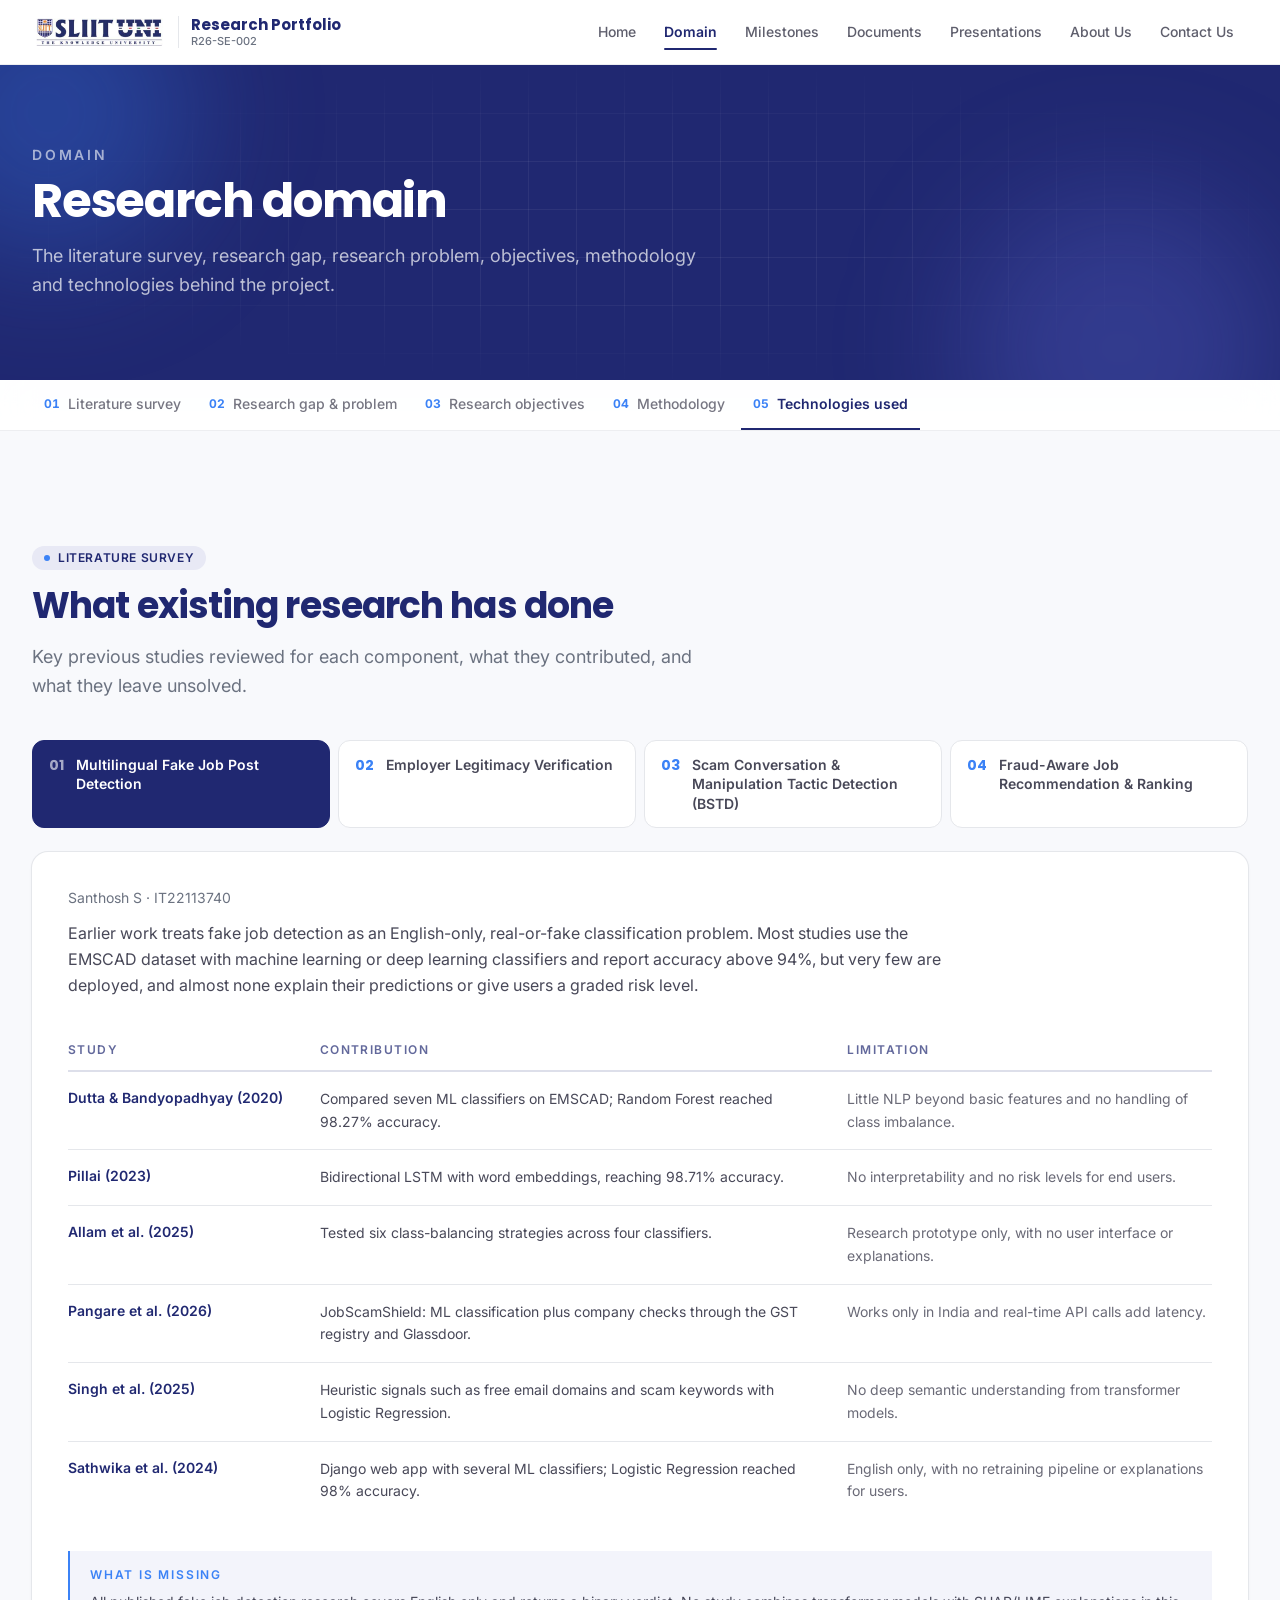
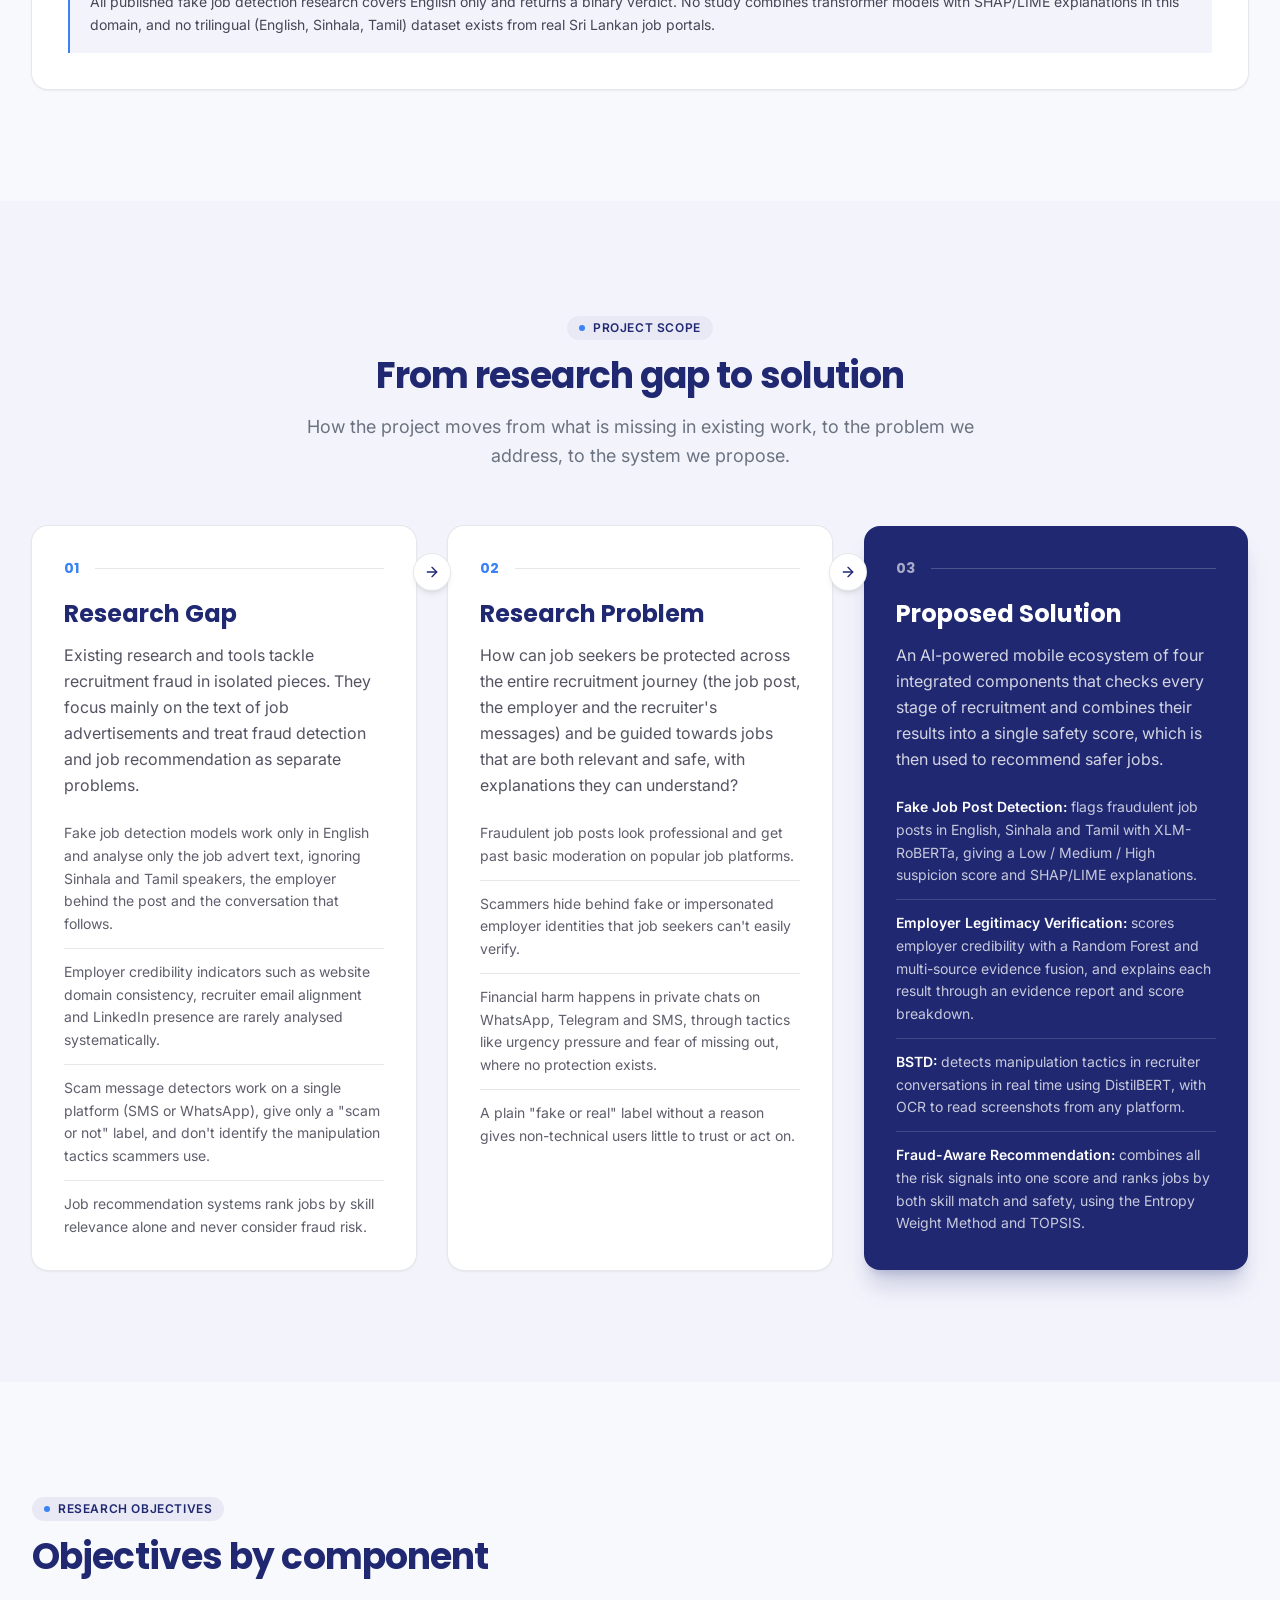
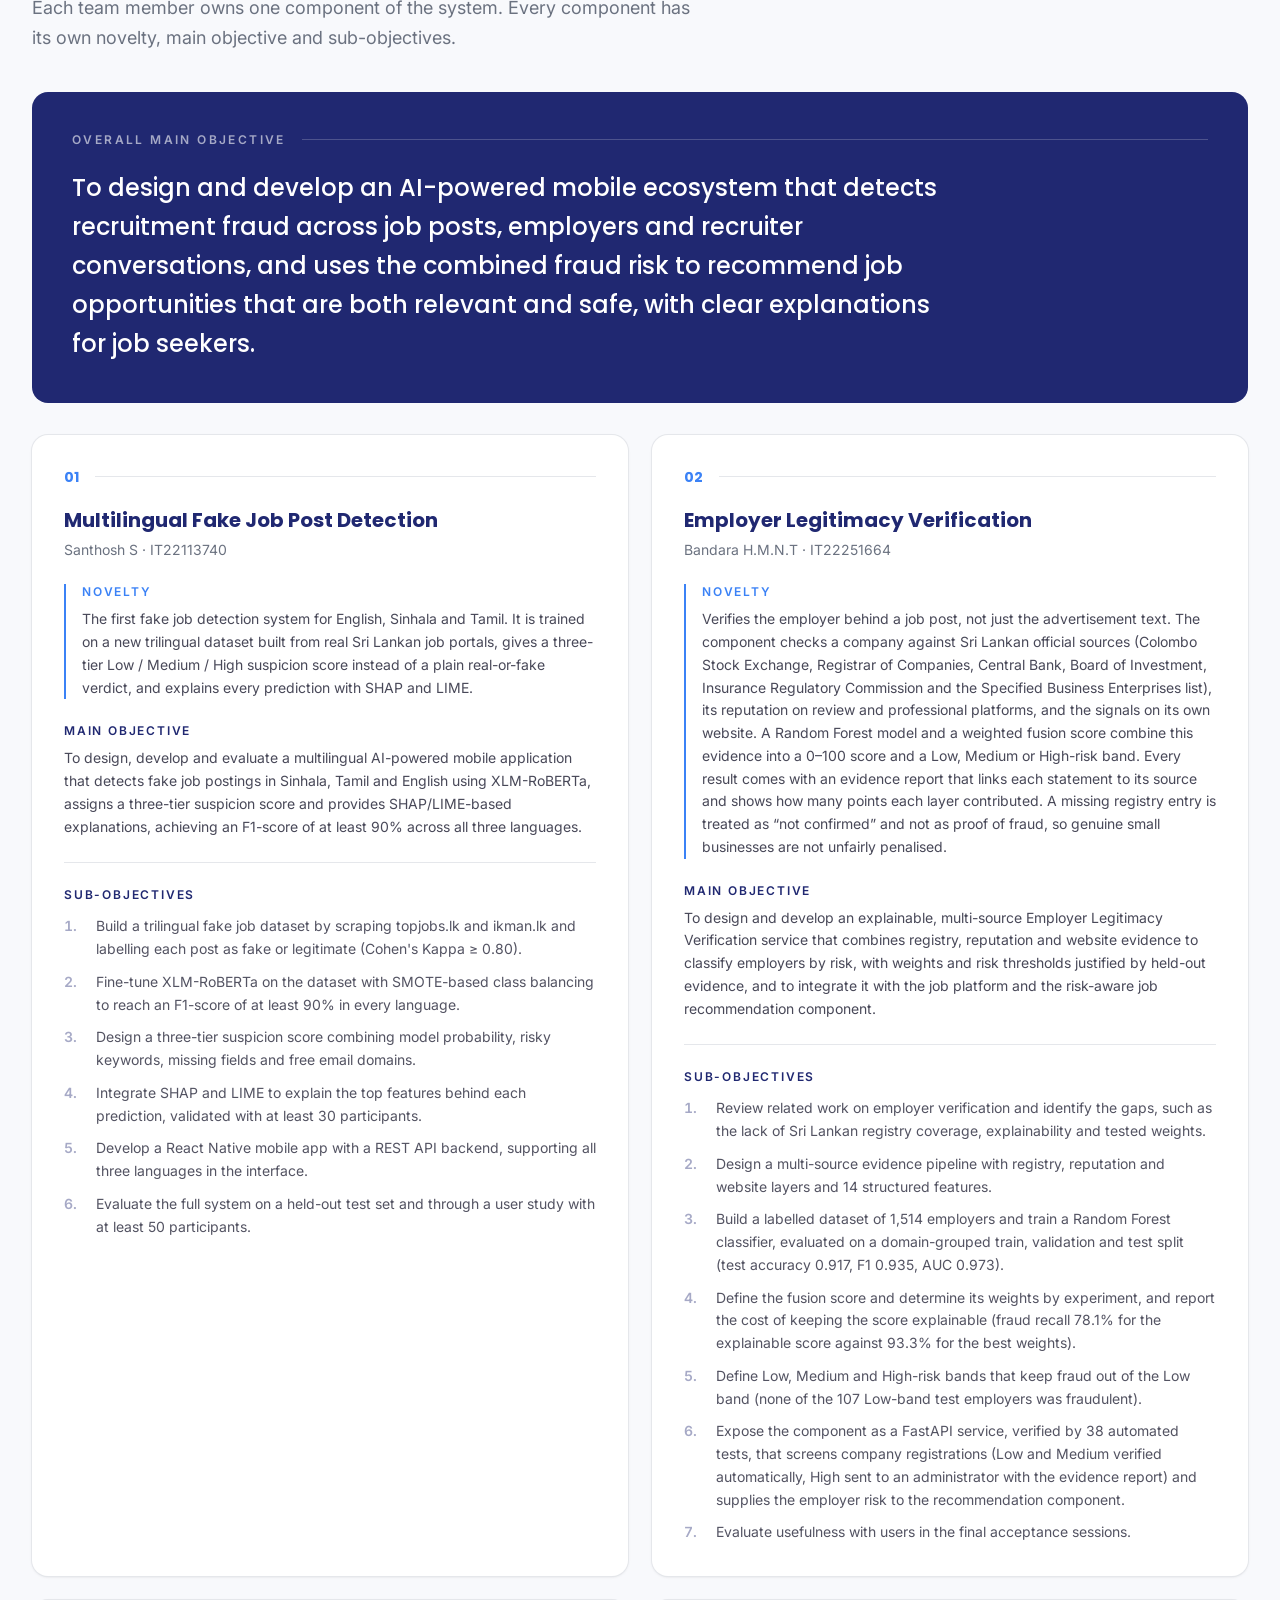
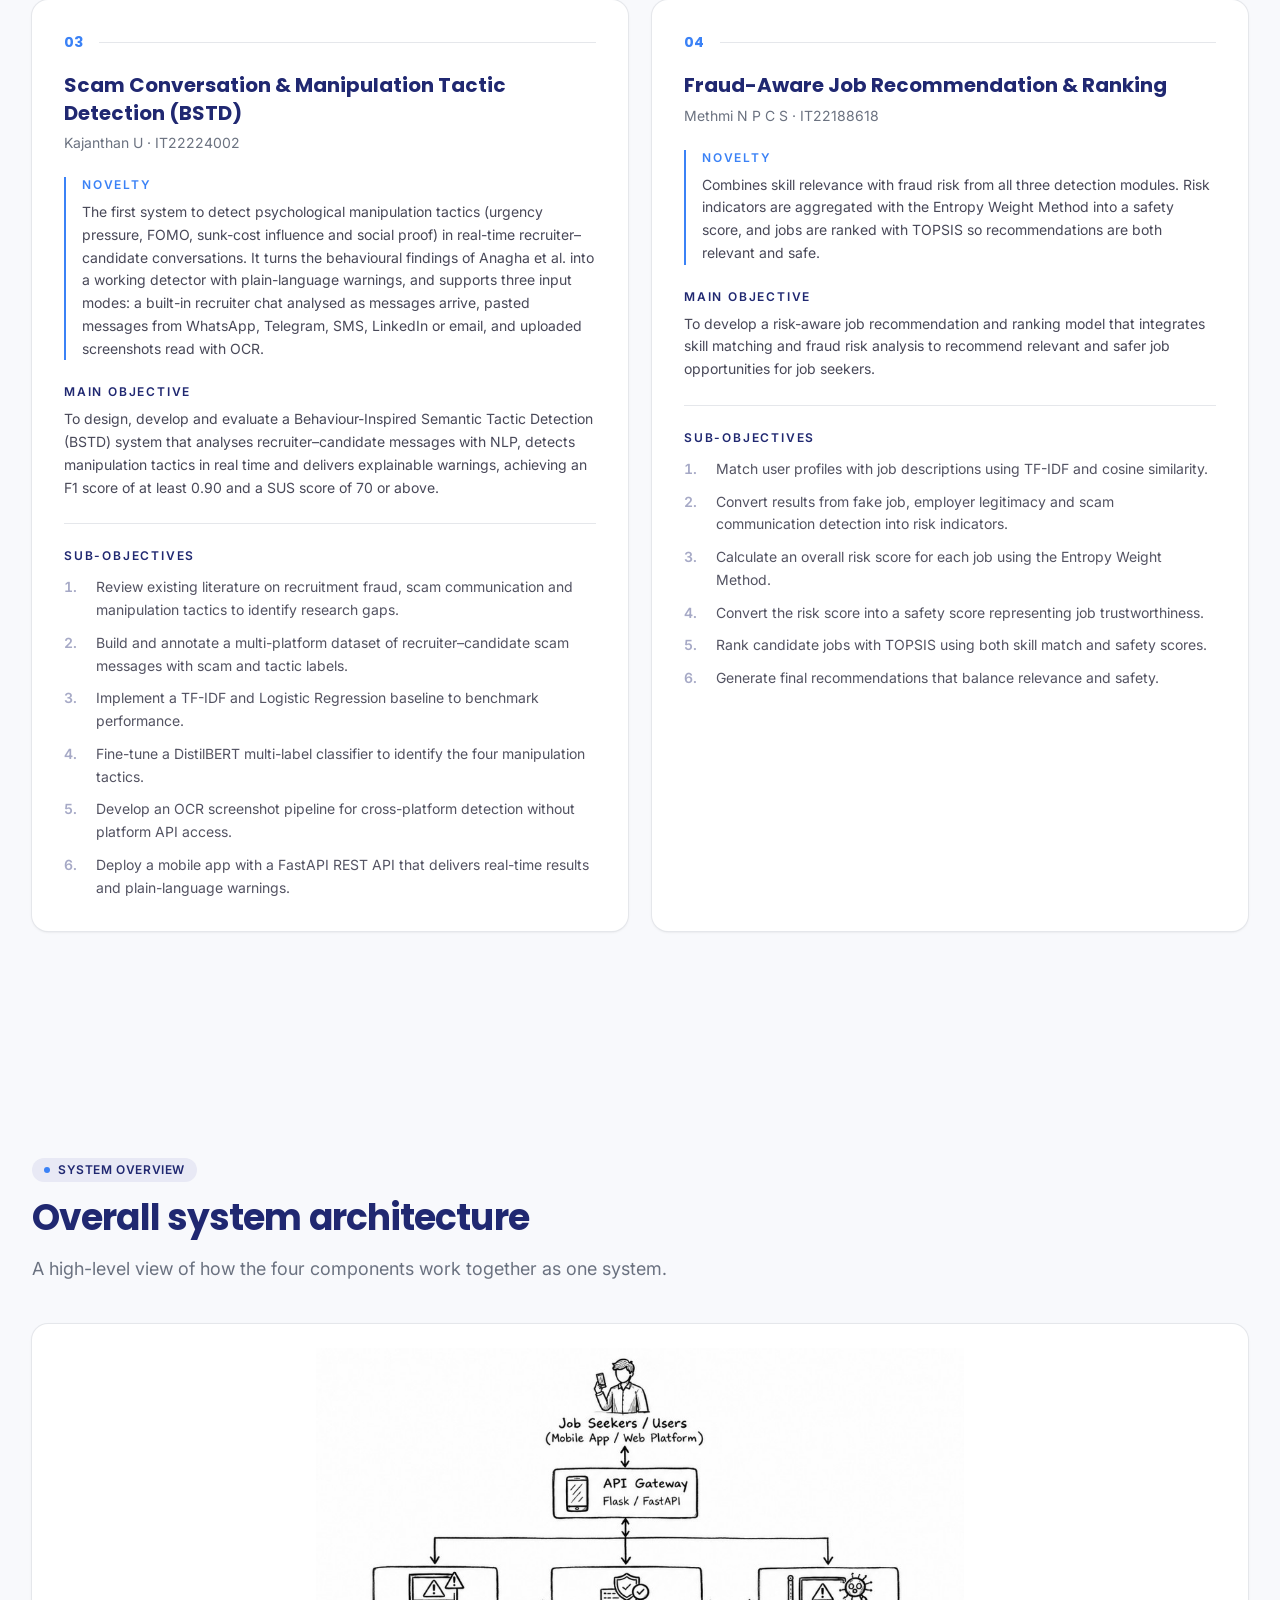
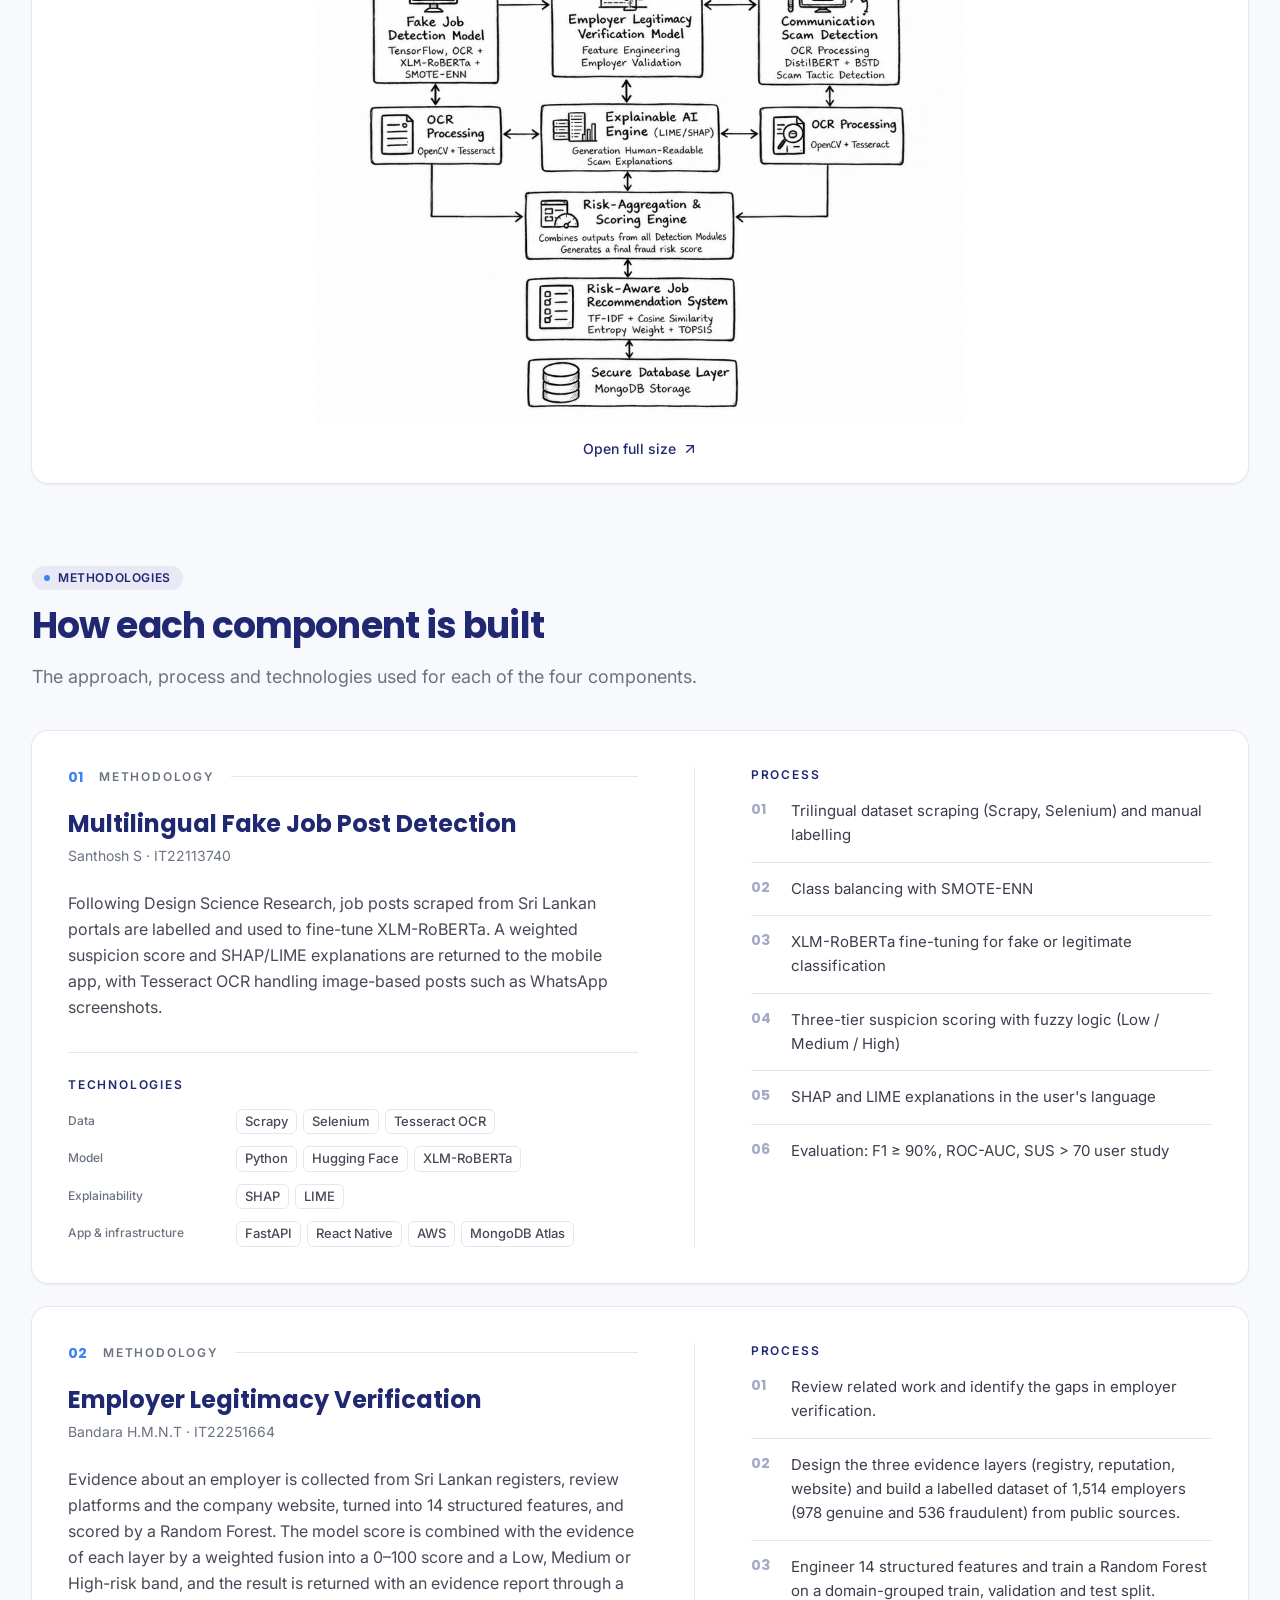
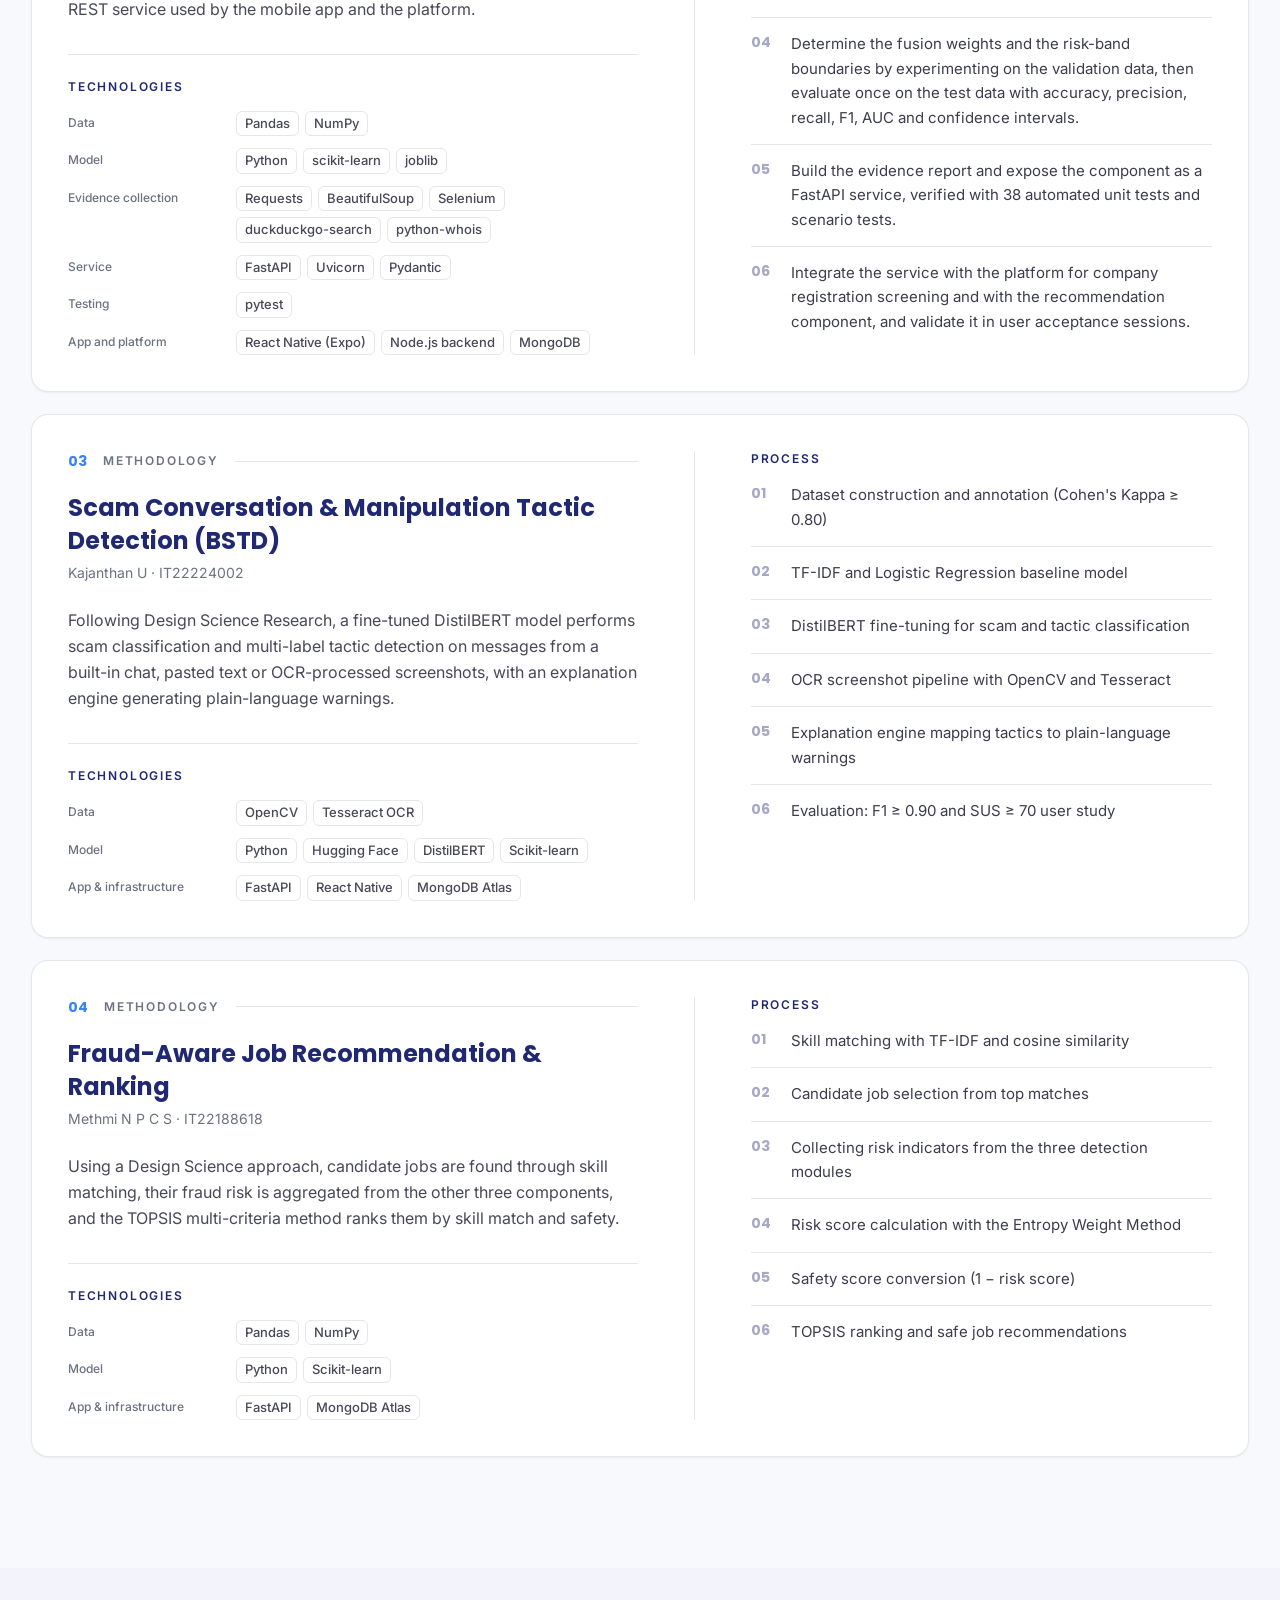
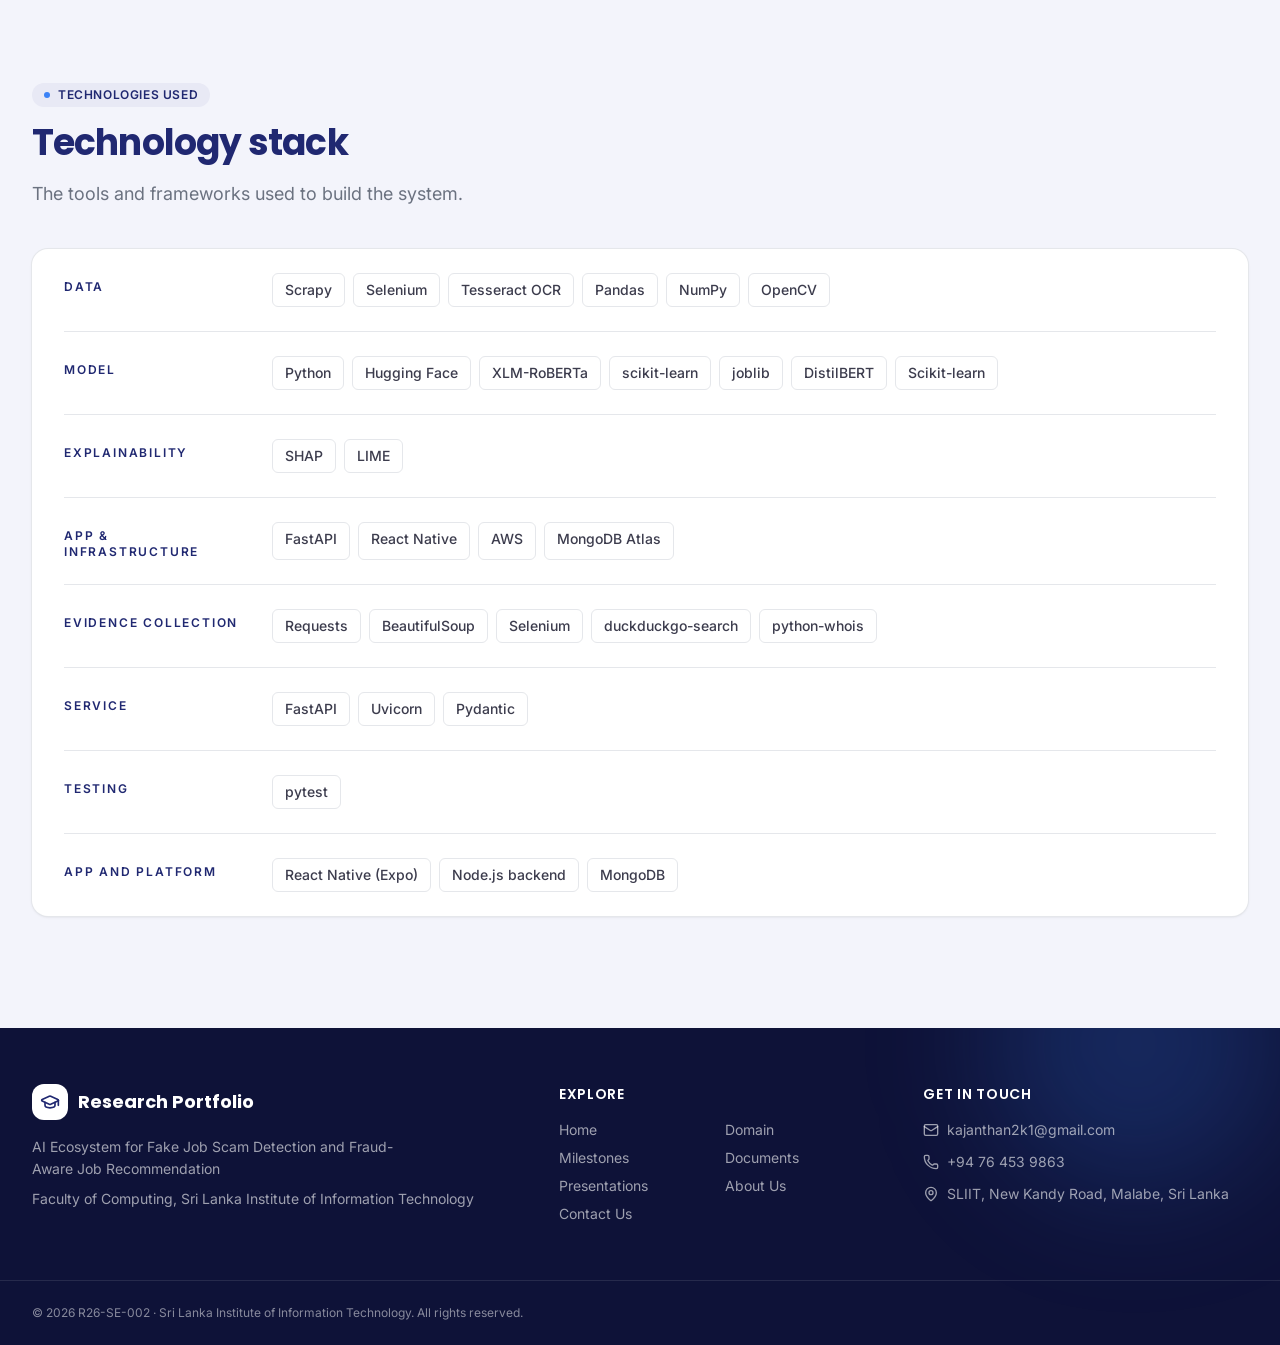
<file: research-portfolio-html/domain.html>
<!doctype html>
<html lang="en" class="h-full antialiased">
  <head>
    <meta charset="utf-8" />
    <meta name="viewport" content="width=device-width, initial-scale=1" />
    <title>Domain | Research Portfolio</title>
    <meta
      name="description"
      content="An AI-powered mobile ecosystem that protects job seekers across the whole recruitment journey: detecting fake job posts, verifying employers, flagging scam conversations and recommending jobs that are both relevant and safe."
    />
    <link rel="icon" href="favicon.svg" type="image/svg+xml" />
    <link rel="preconnect" href="https://fonts.googleapis.com" />
    <link rel="preconnect" href="https://fonts.gstatic.com" crossorigin />
    <link
      rel="stylesheet"
      href="https://fonts.googleapis.com/css2?family=Inter:wght@100..900&family=Poppins:wght@500;600;700;800&display=swap"
    />
    <link rel="stylesheet" href="css/style.css" />
    <script>
      try {
        if (sessionStorage.getItem("intro-seen")) {
          document.documentElement.setAttribute("data-intro-seen", "");
        } else {
          sessionStorage.setItem("intro-seen", "1");
        }
      } catch (e) {}
    </script>
    <script src="js/main.js" defer></script>
  </head>
  <body class="flex min-h-full flex-col font-sans">
    <div
      id="intro"
      class="intro fixed inset-0 z-100 grid cursor-pointer place-items-center bg-primary-deep px-6"
    >
      <div aria-hidden="true" class="bg-grid absolute inset-0"></div>
      <button
        type="button"
        class="absolute right-5 top-5 text-xs font-semibold uppercase tracking-[0.15em] text-white/50 transition hover:text-white sm:right-8 sm:top-7"
      >
        Skip intro
      </button>
      <div aria-hidden="true" class="relative w-full max-w-4xl text-center">
        <div class="intro-in inline-block rounded-lg bg-white px-3 py-2" style="--d: 0.15s">
          <img src="images/sliit-logo.jpg" alt="" width="474" height="127" class="h-8 w-auto" />
        </div>
        <p
          class="intro-in mt-8 text-xs font-semibold uppercase tracking-[0.3em] text-white/50"
          style="--d: 0.5s"
        >
          R26-SE-002 · Research Project 2026
        </p>
        <p class="mt-5 font-display text-2xl font-bold leading-tight text-white sm:text-4xl">
          <span class="block overflow-hidden pb-1"
            ><span class="intro-line block" style="--d: 0.8s">AI Ecosystem for</span></span
          >
          <span class="block overflow-hidden pb-1"
            ><span class="intro-line block" style="--d: 1.02s">Fake Job Scam Detection and</span></span
          >
          <span class="block overflow-hidden pb-1"
            ><span class="intro-line block" style="--d: 1.24s">Fraud-Aware Job Recommendation</span></span
          >
        </p>
        <div class="mx-auto mt-8 h-px w-48 bg-white/15">
          <div class="intro-bar h-full bg-white" style="--d: 0.6s"></div>
        </div>
        <p class="intro-in mt-5 text-sm text-white/50" style="--d: 1.6s">
          Faculty of Computing · Sri Lanka Institute of Information Technology
        </p>
      </div>
    </div>

    <header class="sticky top-0 z-50 border-b border-border/70 bg-white/90 backdrop-blur-xl">
      <nav class="mx-auto flex h-16 max-w-7xl items-center justify-between px-5 sm:px-8">
        <a href="index.html" class="flex items-center gap-3">
          <img src="images/sliit-logo.jpg" alt="SLIIT logo" width="474" height="127" class="h-9 w-auto" />
          <span class="hidden h-8 w-px bg-border xl:block"></span>
          <span class="hidden leading-tight xl:block">
            <span class="block font-display text-[15px] font-bold text-primary">Research Portfolio</span>
            <span class="block text-[11px] font-medium text-muted">R26-SE-002</span>
          </span>
        </a>

        <ul class="hidden h-full items-center lg:flex">
          <li class="h-full">
            <a
              href="index.html"
              class="group relative flex h-full items-center px-2.5 text-sm transition-colors xl:px-3.5 font-medium text-foreground/70 hover:text-primary"
            >
              Home
              <span
                aria-hidden="true"
                class="absolute inset-x-2.5 bottom-3.5 h-[2.5px] origin-center rounded-full transition-transform duration-300 xl:inset-x-3.5 scale-x-0 bg-primary/30 group-hover:scale-x-100"
              ></span>
            </a>
          </li>
          <li class="h-full">
            <a
              href="domain.html"
              aria-current="page"
              class="group relative flex h-full items-center px-2.5 text-sm transition-colors xl:px-3.5 font-semibold text-primary"
            >
              Domain
              <span
                aria-hidden="true"
                class="absolute inset-x-2.5 bottom-3.5 h-[2.5px] origin-center rounded-full transition-transform duration-300 xl:inset-x-3.5 scale-x-100 bg-primary"
              ></span>
            </a>
          </li>
          <li class="h-full">
            <a
              href="milestones.html"
              class="group relative flex h-full items-center px-2.5 text-sm transition-colors xl:px-3.5 font-medium text-foreground/70 hover:text-primary"
            >
              Milestones
              <span
                aria-hidden="true"
                class="absolute inset-x-2.5 bottom-3.5 h-[2.5px] origin-center rounded-full transition-transform duration-300 xl:inset-x-3.5 scale-x-0 bg-primary/30 group-hover:scale-x-100"
              ></span>
            </a>
          </li>
          <li class="h-full">
            <a
              href="documents.html"
              class="group relative flex h-full items-center px-2.5 text-sm transition-colors xl:px-3.5 font-medium text-foreground/70 hover:text-primary"
            >
              Documents
              <span
                aria-hidden="true"
                class="absolute inset-x-2.5 bottom-3.5 h-[2.5px] origin-center rounded-full transition-transform duration-300 xl:inset-x-3.5 scale-x-0 bg-primary/30 group-hover:scale-x-100"
              ></span>
            </a>
          </li>
          <li class="h-full">
            <a
              href="presentations.html"
              class="group relative flex h-full items-center px-2.5 text-sm transition-colors xl:px-3.5 font-medium text-foreground/70 hover:text-primary"
            >
              Presentations
              <span
                aria-hidden="true"
                class="absolute inset-x-2.5 bottom-3.5 h-[2.5px] origin-center rounded-full transition-transform duration-300 xl:inset-x-3.5 scale-x-0 bg-primary/30 group-hover:scale-x-100"
              ></span>
            </a>
          </li>
          <li class="h-full">
            <a
              href="about.html"
              class="group relative flex h-full items-center px-2.5 text-sm transition-colors xl:px-3.5 font-medium text-foreground/70 hover:text-primary"
            >
              About Us
              <span
                aria-hidden="true"
                class="absolute inset-x-2.5 bottom-3.5 h-[2.5px] origin-center rounded-full transition-transform duration-300 xl:inset-x-3.5 scale-x-0 bg-primary/30 group-hover:scale-x-100"
              ></span>
            </a>
          </li>
          <li class="h-full">
            <a
              href="contact.html"
              class="group relative flex h-full items-center px-2.5 text-sm transition-colors xl:px-3.5 font-medium text-foreground/70 hover:text-primary"
            >
              Contact Us
              <span
                aria-hidden="true"
                class="absolute inset-x-2.5 bottom-3.5 h-[2.5px] origin-center rounded-full transition-transform duration-300 xl:inset-x-3.5 scale-x-0 bg-primary/30 group-hover:scale-x-100"
              ></span>
            </a>
          </li>
        </ul>

        <button
          type="button"
          id="menu-toggle"
          aria-label="Open menu"
          aria-expanded="false"
          aria-controls="mobile-menu"
          class="grid h-10 w-10 place-items-center rounded-xl text-primary transition-colors hover:bg-primary-light lg:hidden"
        >
          <svg
            xmlns="http://www.w3.org/2000/svg"
            width="24"
            height="24"
            viewBox="0 0 24 24"
            fill="none"
            stroke="currentColor"
            stroke-width="2"
            stroke-linecap="round"
            stroke-linejoin="round"
            class="h-5 w-5"
            aria-hidden="true"
            data-icon="open"
          >
            <path d="M4 5h16" />
            <path d="M4 12h16" />
            <path d="M4 19h16" />
          </svg>
          <svg
            xmlns="http://www.w3.org/2000/svg"
            width="24"
            height="24"
            viewBox="0 0 24 24"
            fill="none"
            stroke="currentColor"
            stroke-width="2"
            stroke-linecap="round"
            stroke-linejoin="round"
            class="hidden h-5 w-5"
            aria-hidden="true"
            data-icon="close"
          >
            <path d="M18 6 6 18" />
            <path d="m6 6 12 12" />
          </svg>
        </button>
      </nav>

      <div id="mobile-menu" class="border-t border-border/70 bg-white lg:hidden" hidden>
        <ul class="mx-auto grid max-w-7xl gap-1 px-5 py-4 sm:px-8">
          <li>
            <a
              href="index.html"
              class="block border-l-[3px] px-4 py-3 text-sm transition-colors border-transparent font-medium text-foreground/80 hover:bg-primary-soft hover:text-primary"
              >Home</a
            >
          </li>
          <li>
            <a
              href="domain.html"
              aria-current="page"
              class="block border-l-[3px] px-4 py-3 text-sm transition-colors border-primary bg-primary-soft font-semibold text-primary"
              >Domain</a
            >
          </li>
          <li>
            <a
              href="milestones.html"
              class="block border-l-[3px] px-4 py-3 text-sm transition-colors border-transparent font-medium text-foreground/80 hover:bg-primary-soft hover:text-primary"
              >Milestones</a
            >
          </li>
          <li>
            <a
              href="documents.html"
              class="block border-l-[3px] px-4 py-3 text-sm transition-colors border-transparent font-medium text-foreground/80 hover:bg-primary-soft hover:text-primary"
              >Documents</a
            >
          </li>
          <li>
            <a
              href="presentations.html"
              class="block border-l-[3px] px-4 py-3 text-sm transition-colors border-transparent font-medium text-foreground/80 hover:bg-primary-soft hover:text-primary"
              >Presentations</a
            >
          </li>
          <li>
            <a
              href="about.html"
              class="block border-l-[3px] px-4 py-3 text-sm transition-colors border-transparent font-medium text-foreground/80 hover:bg-primary-soft hover:text-primary"
              >About Us</a
            >
          </li>
          <li>
            <a
              href="contact.html"
              class="block border-l-[3px] px-4 py-3 text-sm transition-colors border-transparent font-medium text-foreground/80 hover:bg-primary-soft hover:text-primary"
              >Contact Us</a
            >
          </li>
        </ul>
      </div>
    </header>
    <main class="flex-1">
      <section class="relative overflow-hidden bg-primary text-white">
        <div class="bg-grid pointer-events-none absolute inset-0"></div>
        <div
          class="pointer-events-none absolute -left-24 -top-24 h-72 w-72 rounded-full bg-accent/30 blur-3xl"
        ></div>
        <div
          class="pointer-events-none absolute -bottom-32 right-0 h-80 w-80 rounded-full bg-indigo-400/20 blur-3xl"
        ></div>
        <div class="relative mx-auto max-w-7xl px-5 py-16 sm:px-8 sm:py-20">
          <p class="animate-fade-up text-sm font-semibold uppercase tracking-[0.2em] text-white/60">Domain</p>
          <h1
            class="mt-3 max-w-3xl animate-fade-up font-display text-4xl font-bold tracking-tight [animation-delay:80ms] sm:text-5xl"
          >
            Research domain
          </h1>
          <p
            class="mt-4 max-w-2xl animate-fade-up text-lg leading-relaxed text-white/70 [animation-delay:160ms]"
          >
            The literature survey, research gap, research problem, objectives, methodology and technologies
            behind the project.
          </p>
        </div>
      </section>

      <nav
        aria-label="On this page"
        id="domain-nav"
        class="sticky top-16 z-40 border-b border-border/70 bg-white/90 backdrop-blur-xl"
      >
        <ol class="mx-auto flex max-w-7xl gap-1 overflow-x-auto px-5 sm:px-8">
          <li class="shrink-0">
            <a
              href="#literature"
              aria-current="location"
              class="flex items-center gap-2 border-b-2 px-3 py-3.5 text-sm transition-colors border-primary font-semibold text-primary"
            >
              <span class="text-xs font-bold tabular-nums text-accent">01</span>
              Literature survey
            </a>
          </li>
          <li class="shrink-0">
            <a
              href="#scope"
              class="flex items-center gap-2 border-b-2 px-3 py-3.5 text-sm transition-colors border-transparent font-medium text-foreground/60 hover:text-primary"
            >
              <span class="text-xs font-bold tabular-nums text-accent">02</span>
              Research gap &amp; problem
            </a>
          </li>
          <li class="shrink-0">
            <a
              href="#objectives"
              class="flex items-center gap-2 border-b-2 px-3 py-3.5 text-sm transition-colors border-transparent font-medium text-foreground/60 hover:text-primary"
            >
              <span class="text-xs font-bold tabular-nums text-accent">03</span>
              Research objectives
            </a>
          </li>
          <li class="shrink-0">
            <a
              href="#methodology"
              class="flex items-center gap-2 border-b-2 px-3 py-3.5 text-sm transition-colors border-transparent font-medium text-foreground/60 hover:text-primary"
            >
              <span class="text-xs font-bold tabular-nums text-accent">04</span>
              Methodology
            </a>
          </li>
          <li class="shrink-0">
            <a
              href="#technologies"
              class="flex items-center gap-2 border-b-2 px-3 py-3.5 text-sm transition-colors border-transparent font-medium text-foreground/60 hover:text-primary"
            >
              <span class="text-xs font-bold tabular-nums text-accent">05</span>
              Technologies used
            </a>
          </li>
        </ol>
      </nav>

      <section id="literature" class="mx-auto max-w-7xl scroll-mt-32 px-5 py-20 sm:px-8 lg:py-28">
        <div class="max-w-2xl">
          <span
            class="inline-flex items-center gap-2 rounded-full bg-primary-light px-3 py-1 text-xs font-semibold uppercase tracking-wider text-primary"
          >
            <span class="h-1.5 w-1.5 rounded-full bg-accent"></span>
            Literature survey
          </span>
          <h2 class="mt-4 font-display text-3xl font-bold tracking-tight text-primary sm:text-4xl">
            What existing research has done
          </h2>
          <p class="mt-4 text-base leading-relaxed text-muted sm:text-lg">
            Key previous studies reviewed for each component, what they contributed, and what they leave
            unsolved.
          </p>
        </div>

        <div
          role="tablist"
          aria-label="Research components"
          id="literature-tabs"
          class="mt-10 grid gap-2 sm:grid-cols-2 lg:grid-cols-4"
        >
          <button
            type="button"
            role="tab"
            id="literature-tab-0"
            aria-selected="true"
            aria-controls="literature-panel-0"
            class="flex items-start gap-3 rounded-xl border px-4 py-3.5 text-left transition border-primary bg-primary text-white"
          >
            <span class="font-display text-sm font-bold tabular-nums text-white/60">01</span>
            <span class="text-sm font-semibold leading-snug">Multilingual Fake Job Post Detection</span>
          </button>
          <button
            type="button"
            role="tab"
            id="literature-tab-1"
            aria-selected="false"
            aria-controls="literature-panel-1"
            class="flex items-start gap-3 rounded-xl border px-4 py-3.5 text-left transition border-border bg-white text-foreground/80 hover:border-primary/30 hover:text-primary"
          >
            <span class="font-display text-sm font-bold tabular-nums text-accent">02</span>
            <span class="text-sm font-semibold leading-snug">Employer Legitimacy Verification</span>
          </button>
          <button
            type="button"
            role="tab"
            id="literature-tab-2"
            aria-selected="false"
            aria-controls="literature-panel-2"
            class="flex items-start gap-3 rounded-xl border px-4 py-3.5 text-left transition border-border bg-white text-foreground/80 hover:border-primary/30 hover:text-primary"
          >
            <span class="font-display text-sm font-bold tabular-nums text-accent">03</span>
            <span class="text-sm font-semibold leading-snug"
              >Scam Conversation &amp; Manipulation Tactic Detection (BSTD)</span
            >
          </button>
          <button
            type="button"
            role="tab"
            id="literature-tab-3"
            aria-selected="false"
            aria-controls="literature-panel-3"
            class="flex items-start gap-3 rounded-xl border px-4 py-3.5 text-left transition border-border bg-white text-foreground/80 hover:border-primary/30 hover:text-primary"
          >
            <span class="font-display text-sm font-bold tabular-nums text-accent">04</span>
            <span class="text-sm font-semibold leading-snug"
              >Fraud-Aware Job Recommendation &amp; Ranking</span
            >
          </button>
        </div>

        <div
          role="tabpanel"
          id="literature-panel-0"
          aria-labelledby="literature-tab-0"
          class="mt-6 rounded-2xl bg-white p-7 shadow-sm ring-1 ring-border sm:p-9"
        >
          <p class="text-sm text-muted">Santhosh S · IT22113740</p>
          <p class="mt-3 max-w-4xl leading-relaxed text-foreground/80">
            Earlier work treats fake job detection as an English-only, real-or-fake classification problem.
            Most studies use the EMSCAD dataset with machine learning or deep learning classifiers and report
            accuracy above 94%, but very few are deployed, and almost none explain their predictions or give
            users a graded risk level.
          </p>

          <div class="mt-8 overflow-x-auto">
            <table class="w-full min-w-[40rem] text-left text-sm">
              <thead class="border-b-2 border-primary/15 text-xs uppercase tracking-[0.12em] text-primary/70">
                <tr>
                  <th class="w-[22%] py-3 pr-6 font-semibold">Study</th>
                  <th class="py-3 pr-6 font-semibold">Contribution</th>
                  <th class="py-3 font-semibold">Limitation</th>
                </tr>
              </thead>
              <tbody class="divide-y divide-border">
                <tr class="align-top">
                  <td class="py-4 pr-6 font-semibold text-primary">Dutta &amp; Bandyopadhyay (2020)</td>
                  <td class="py-4 pr-6 leading-relaxed text-foreground/80">
                    Compared seven ML classifiers on EMSCAD; Random Forest reached 98.27% accuracy.
                  </td>
                  <td class="py-4 leading-relaxed text-foreground/65">
                    Little NLP beyond basic features and no handling of class imbalance.
                  </td>
                </tr>
                <tr class="align-top">
                  <td class="py-4 pr-6 font-semibold text-primary">Pillai (2023)</td>
                  <td class="py-4 pr-6 leading-relaxed text-foreground/80">
                    Bidirectional LSTM with word embeddings, reaching 98.71% accuracy.
                  </td>
                  <td class="py-4 leading-relaxed text-foreground/65">
                    No interpretability and no risk levels for end users.
                  </td>
                </tr>
                <tr class="align-top">
                  <td class="py-4 pr-6 font-semibold text-primary">Allam et al. (2025)</td>
                  <td class="py-4 pr-6 leading-relaxed text-foreground/80">
                    Tested six class-balancing strategies across four classifiers.
                  </td>
                  <td class="py-4 leading-relaxed text-foreground/65">
                    Research prototype only, with no user interface or explanations.
                  </td>
                </tr>
                <tr class="align-top">
                  <td class="py-4 pr-6 font-semibold text-primary">Pangare et al. (2026)</td>
                  <td class="py-4 pr-6 leading-relaxed text-foreground/80">
                    JobScamShield: ML classification plus company checks through the GST registry and
                    Glassdoor.
                  </td>
                  <td class="py-4 leading-relaxed text-foreground/65">
                    Works only in India and real-time API calls add latency.
                  </td>
                </tr>
                <tr class="align-top">
                  <td class="py-4 pr-6 font-semibold text-primary">Singh et al. (2025)</td>
                  <td class="py-4 pr-6 leading-relaxed text-foreground/80">
                    Heuristic signals such as free email domains and scam keywords with Logistic Regression.
                  </td>
                  <td class="py-4 leading-relaxed text-foreground/65">
                    No deep semantic understanding from transformer models.
                  </td>
                </tr>
                <tr class="align-top">
                  <td class="py-4 pr-6 font-semibold text-primary">Sathwika et al. (2024)</td>
                  <td class="py-4 pr-6 leading-relaxed text-foreground/80">
                    Django web app with several ML classifiers; Logistic Regression reached 98% accuracy.
                  </td>
                  <td class="py-4 leading-relaxed text-foreground/65">
                    English only, with no retraining pipeline or explanations for users.
                  </td>
                </tr>
              </tbody>
            </table>
          </div>

          <div class="mt-8 border-l-2 border-accent bg-primary-soft py-4 pl-5 pr-5">
            <p class="text-xs font-semibold uppercase tracking-[0.15em] text-accent">What is missing</p>
            <p class="mt-2 text-sm leading-relaxed text-foreground/80">
              All published fake job detection research covers English only and returns a binary verdict. No
              study combines transformer models with SHAP/LIME explanations in this domain, and no trilingual
              (English, Sinhala, Tamil) dataset exists from real Sri Lankan job portals.
            </p>
          </div>
        </div>
        <div
          role="tabpanel"
          id="literature-panel-1"
          aria-labelledby="literature-tab-1"
          class="mt-6 rounded-2xl bg-white p-7 shadow-sm ring-1 ring-border sm:p-9"
          hidden
        >
          <p class="text-sm text-muted">Bandara H.M.N.T · IT22251664</p>
          <p class="mt-3 max-w-4xl leading-relaxed text-foreground/80">
            Researchers have applied machine learning, NLP and data mining to detect fraudulent job postings.
            Most studies analyse the job advertisement itself (description, title, salary and posting
            attributes) with classifiers such as Random Forest, Logistic Regression and SVM, rather than the
            credibility of the employer behind it.
          </p>

          <div class="mt-8 overflow-x-auto">
            <table class="w-full min-w-[40rem] text-left text-sm">
              <thead class="border-b-2 border-primary/15 text-xs uppercase tracking-[0.12em] text-primary/70">
                <tr>
                  <th class="w-[22%] py-3 pr-6 font-semibold">Study</th>
                  <th class="py-3 pr-6 font-semibold">Contribution</th>
                  <th class="py-3 font-semibold">Limitation</th>
                </tr>
              </thead>
              <tbody class="divide-y divide-border">
                <tr class="align-top">
                  <td class="py-4 pr-6 font-semibold text-primary">Vidros et al. (2017)</td>
                  <td class="py-4 pr-6 leading-relaxed text-foreground/80">
                    Introduced the public EMSCAD dataset and analysed the characteristics of fraudulent job
                    posts.
                  </td>
                  <td class="py-4 leading-relaxed text-foreground/65">
                    Focuses on advert content, not the legitimacy of the employer behind the post.
                  </td>
                </tr>
                <tr class="align-top">
                  <td class="py-4 pr-6 font-semibold text-primary">Alghamdi &amp; Alharby (2019)</td>
                  <td class="py-4 pr-6 leading-relaxed text-foreground/80">
                    Intelligent ML model for recruitment fraud detection using job metadata and text.
                  </td>
                  <td class="py-4 leading-relaxed text-foreground/65">
                    Remains limited to job advertisement analysis.
                  </td>
                </tr>
                <tr class="align-top">
                  <td class="py-4 pr-6 font-semibold text-primary">Dutta &amp; Bandyopadhyay (2020)</td>
                  <td class="py-4 pr-6 leading-relaxed text-foreground/80">
                    ML classification of job text and metadata to identify fraud patterns.
                  </td>
                  <td class="py-4 leading-relaxed text-foreground/65">
                    Employer identity and company credibility are not considered.
                  </td>
                </tr>
                <tr class="align-top">
                  <td class="py-4 pr-6 font-semibold text-primary">Allam et al. (2025)</td>
                  <td class="py-4 pr-6 leading-relaxed text-foreground/80">
                    Data balancing with ML classifiers improved fake job detection accuracy.
                  </td>
                  <td class="py-4 leading-relaxed text-foreground/65">
                    Uses advertisement data rather than employer credibility.
                  </td>
                </tr>
                <tr class="align-top">
                  <td class="py-4 pr-6 font-semibold text-primary">Singh et al. (2025)</td>
                  <td class="py-4 pr-6 leading-relaxed text-foreground/80">
                    Showed the strong performance of Random Forest in detecting fake jobs.
                  </td>
                  <td class="py-4 leading-relaxed text-foreground/65">
                    Relies heavily on textual job features.
                  </td>
                </tr>
                <tr class="align-top">
                  <td class="py-4 pr-6 font-semibold text-primary">Ansar &amp; Hussain (2025)</td>
                  <td class="py-4 pr-6 leading-relaxed text-foreground/80">
                    Survey showing how job scams reduce trust in online job platforms.
                  </td>
                  <td class="py-4 leading-relaxed text-foreground/65">
                    Proposes no technical model for detecting fraudulent employers.
                  </td>
                </tr>
              </tbody>
            </table>
          </div>

          <div class="mt-8 border-l-2 border-accent bg-primary-soft py-4 pl-5 pr-5">
            <p class="text-xs font-semibold uppercase tracking-[0.15em] text-accent">What is missing</p>
            <p class="mt-2 text-sm leading-relaxed text-foreground/80">
              Employer credibility evidence (official registers, reputation and scam-report platforms, website
              signals) is rarely combined, and most systems give only a binary label with no explanation of
              why an employer is suspicious.
            </p>
          </div>
        </div>
        <div
          role="tabpanel"
          id="literature-panel-2"
          aria-labelledby="literature-tab-2"
          class="mt-6 rounded-2xl bg-white p-7 shadow-sm ring-1 ring-border sm:p-9"
          hidden
        >
          <p class="text-sm text-muted">Kajanthan U · IT22224002</p>
          <p class="mt-3 max-w-4xl leading-relaxed text-foreground/80">
            Most research classifies job advertisements as fake or real, usually on the EMSCAD dataset. A
            second strand detects scam messages on SMS or WhatsApp with BERT-based models, and a third uses
            OCR to read scam text from screenshots. Behavioural studies have mapped the manipulation tactics
            scammers use, but these findings have not been built into an automated detector.
          </p>

          <div class="mt-8 overflow-x-auto">
            <table class="w-full min-w-[40rem] text-left text-sm">
              <thead class="border-b-2 border-primary/15 text-xs uppercase tracking-[0.12em] text-primary/70">
                <tr>
                  <th class="w-[22%] py-3 pr-6 font-semibold">Study</th>
                  <th class="py-3 pr-6 font-semibold">Contribution</th>
                  <th class="py-3 font-semibold">Limitation</th>
                </tr>
              </thead>
              <tbody class="divide-y divide-border">
                <tr class="align-top">
                  <td class="py-4 pr-6 font-semibold text-primary">Alghamdi &amp; Alharby (2019)</td>
                  <td class="py-4 pr-6 leading-relaxed text-foreground/80">
                    SVM and Random Forest on EMSCAD, reaching 97.41% accuracy on fake job ads.
                  </td>
                  <td class="py-4 leading-relaxed text-foreground/65">
                    Analyses only the advert text, not recruiter–candidate conversations.
                  </td>
                </tr>
                <tr class="align-top">
                  <td class="py-4 pr-6 font-semibold text-primary">Taneja et al. (2025)</td>
                  <td class="py-4 pr-6 leading-relaxed text-foreground/80">
                    Fraud-BERT, a fine-tuned transformer reaching an F1 score of 0.93 on EMSCAD.
                  </td>
                  <td class="py-4 leading-relaxed text-foreground/65">
                    Limited to job posts; no protection once chats move to private channels.
                  </td>
                </tr>
                <tr class="align-top">
                  <td class="py-4 pr-6 font-semibold text-primary">Jain et al. (2025)</td>
                  <td class="py-4 pr-6 leading-relaxed text-foreground/80">
                    BERT-based SMS smishing detection that outperformed keyword-based classifiers.
                  </td>
                  <td class="py-4 leading-relaxed text-foreground/65">
                    Single platform only, with a binary scam or legitimate label.
                  </td>
                </tr>
                <tr class="align-top">
                  <td class="py-4 pr-6 font-semibold text-primary">Shinde et al. (2024)</td>
                  <td class="py-4 pr-6 leading-relaxed text-foreground/80">
                    OCR to extract scam text from screenshots without platform API access.
                  </td>
                  <td class="py-4 leading-relaxed text-foreground/65">
                    Traditional classifiers after OCR miss paraphrased scam expressions.
                  </td>
                </tr>
                <tr class="align-top">
                  <td class="py-4 pr-6 font-semibold text-primary">Anagha et al. (2026)</td>
                  <td class="py-4 pr-6 leading-relaxed text-foreground/80">
                    Identified four job scam tactics: urgency, FOMO, sunk-cost influence and social proof.
                  </td>
                  <td class="py-4 leading-relaxed text-foreground/65">
                    Purely theoretical; never built into a real-time detection system.
                  </td>
                </tr>
                <tr class="align-top">
                  <td class="py-4 pr-6 font-semibold text-primary">Tyszkiewicz &amp; Noor (2025)</td>
                  <td class="py-4 pr-6 leading-relaxed text-foreground/80">
                    SafeChat: cumulative risk scores for conversation-level scam detection on SMS.
                  </td>
                  <td class="py-4 leading-relaxed text-foreground/65">
                    General scams on SMS only, without identifying the manipulation tactic.
                  </td>
                </tr>
              </tbody>
            </table>
          </div>

          <div class="mt-8 border-l-2 border-accent bg-primary-soft py-4 pl-5 pr-5">
            <p class="text-xs font-semibold uppercase tracking-[0.15em] text-accent">What is missing</p>
            <p class="mt-2 text-sm leading-relaxed text-foreground/80">
              No existing system analyses the recruiter–candidate conversation where money is actually lost,
              or identifies which manipulation tactic is being used, across multiple platforms and in a way
              non-technical job seekers can understand.
            </p>
          </div>
        </div>
        <div
          role="tabpanel"
          id="literature-panel-3"
          aria-labelledby="literature-tab-3"
          class="mt-6 rounded-2xl bg-white p-7 shadow-sm ring-1 ring-border sm:p-9"
          hidden
        >
          <p class="text-sm text-muted">Methmi N P C S · IT22188618</p>
          <p class="mt-3 max-w-4xl leading-relaxed text-foreground/80">
            Job recommendation research matches job seekers to jobs by skills, experience and preferences,
            using collaborative, content-based and hybrid filtering. These approaches optimise relevance and
            accuracy but never check whether a job posting is safe, and existing risk- or trust-aware
            recommenders target other domains rather than recruitment fraud.
          </p>

          <div class="mt-8 overflow-x-auto">
            <table class="w-full min-w-[40rem] text-left text-sm">
              <thead class="border-b-2 border-primary/15 text-xs uppercase tracking-[0.12em] text-primary/70">
                <tr>
                  <th class="w-[22%] py-3 pr-6 font-semibold">Study</th>
                  <th class="py-3 pr-6 font-semibold">Contribution</th>
                  <th class="py-3 font-semibold">Limitation</th>
                </tr>
              </thead>
              <tbody class="divide-y divide-border">
                <tr class="align-top">
                  <td class="py-4 pr-6 font-semibold text-primary">Zhang et al. (2014)</td>
                  <td class="py-4 pr-6 leading-relaxed text-foreground/80">
                    Job recommender using user-based and item-based collaborative filtering.
                  </td>
                  <td class="py-4 leading-relaxed text-foreground/65">
                    Cold-start problems and no check on whether postings are legitimate.
                  </td>
                </tr>
                <tr class="align-top">
                  <td class="py-4 pr-6 font-semibold text-primary">Nadar et al.</td>
                  <td class="py-4 pr-6 leading-relaxed text-foreground/80">
                    Content-based recommender matching profiles to jobs with TF-IDF and cosine similarity.
                  </td>
                  <td class="py-4 leading-relaxed text-foreground/65">
                    Considers relevance only, not the safety of postings.
                  </td>
                </tr>
                <tr class="align-top">
                  <td class="py-4 pr-6 font-semibold text-primary">Çano &amp; Morisio (2017)</td>
                  <td class="py-4 pr-6 leading-relaxed text-foreground/80">
                    Reviewed hybrid recommenders that tackle sparsity and cold start.
                  </td>
                  <td class="py-4 leading-relaxed text-foreground/65">
                    Focused on accuracy and ignores fraudulent job postings.
                  </td>
                </tr>
                <tr class="align-top">
                  <td class="py-4 pr-6 font-semibold text-primary">Bouneffouf (2013)</td>
                  <td class="py-4 pr-6 leading-relaxed text-foreground/80">
                    DRARS, a risk-aware recommender using a contextual bandit for situational risk.
                  </td>
                  <td class="py-4 leading-relaxed text-foreground/65">
                    General recommendation risk only, not fraud on job platforms.
                  </td>
                </tr>
                <tr class="align-top">
                  <td class="py-4 pr-6 font-semibold text-primary">Masrom et al. (2018)</td>
                  <td class="py-4 pr-6 leading-relaxed text-foreground/80">
                    Trust-aware recommender using trust relationships between users.
                  </td>
                  <td class="py-4 leading-relaxed text-foreground/65">
                    Covers trust between users, not fraudulent postings or employers.
                  </td>
                </tr>
                <tr class="align-top">
                  <td class="py-4 pr-6 font-semibold text-primary">Madanchian &amp; Taherdoost (2020)</td>
                  <td class="py-4 pr-6 leading-relaxed text-foreground/80">
                    Described TOPSIS for ranking options by distance from ideal solutions.
                  </td>
                  <td class="py-4 leading-relaxed text-foreground/65">
                    General decision-making; not designed to include fraud risk.
                  </td>
                </tr>
              </tbody>
            </table>
          </div>

          <div class="mt-8 border-l-2 border-accent bg-primary-soft py-4 pl-5 pr-5">
            <p class="text-xs font-semibold uppercase tracking-[0.15em] text-accent">What is missing</p>
            <p class="mt-2 text-sm leading-relaxed text-foreground/80">
              No existing system brings skill matching and multiple fraud signals (fake job, employer
              legitimacy and scam communication) together with a ranking method, so jobs are never ranked by
              both relevance and safety.
            </p>
          </div>
        </div>
      </section>

      <section id="scope" class="scroll-mt-32 bg-primary-soft">
        <div class="mx-auto max-w-7xl px-5 py-20 sm:px-8 lg:py-28">
          <div class="mx-auto max-w-2xl text-center">
            <span
              class="inline-flex items-center gap-2 rounded-full bg-primary-light px-3 py-1 text-xs font-semibold uppercase tracking-wider text-primary"
            >
              <span class="h-1.5 w-1.5 rounded-full bg-accent"></span>
              Project scope
            </span>
            <h2 class="mt-4 font-display text-3xl font-bold tracking-tight text-primary sm:text-4xl">
              From research gap to solution
            </h2>
            <p class="mt-4 text-base leading-relaxed text-muted sm:text-lg">
              How the project moves from what is missing in existing work, to the problem we address, to the
              system we propose.
            </p>
          </div>
          <div class="mt-14 grid gap-6 lg:grid-cols-3 lg:gap-8">
            <article
              class="relative flex flex-col rounded-2xl p-8 transition duration-300 bg-white shadow-sm ring-1 ring-border hover:shadow-lg hover:shadow-primary/5"
            >
              <div class="flex items-center gap-4">
                <span class="font-display text-sm font-bold tabular-nums text-accent">01</span>
                <span class="h-px flex-1 bg-border"></span>
              </div>
              <h3 class="mt-5 font-display text-2xl font-bold text-primary">Research Gap</h3>
              <p class="mt-3 leading-relaxed text-foreground/75">
                Existing research and tools tackle recruitment fraud in isolated pieces. They focus mainly on
                the text of job advertisements and treat fraud detection and job recommendation as separate
                problems.
              </p>
              <ul class="mt-6 divide-y text-sm leading-relaxed divide-border text-foreground/70">
                <li class="py-3 first:pt-0 last:pb-0">
                  Fake job detection models work only in English and analyse only the job advert text,
                  ignoring Sinhala and Tamil speakers, the employer behind the post and the conversation that
                  follows.
                </li>
                <li class="py-3 first:pt-0 last:pb-0">
                  Employer credibility indicators such as website domain consistency, recruiter email
                  alignment and LinkedIn presence are rarely analysed systematically.
                </li>
                <li class="py-3 first:pt-0 last:pb-0">
                  Scam message detectors work on a single platform (SMS or WhatsApp), give only a &quot;scam
                  or not&quot; label, and don't identify the manipulation tactics scammers use.
                </li>
                <li class="py-3 first:pt-0 last:pb-0">
                  Job recommendation systems rank jobs by skill relevance alone and never consider fraud risk.
                </li>
              </ul>
              <span
                class="absolute -right-[34px] top-7 z-10 hidden h-9 w-9 place-items-center rounded-full bg-white text-primary shadow-md ring-1 ring-border lg:grid"
                ><svg
                  xmlns="http://www.w3.org/2000/svg"
                  width="24"
                  height="24"
                  viewBox="0 0 24 24"
                  fill="none"
                  stroke="currentColor"
                  stroke-width="2"
                  stroke-linecap="round"
                  stroke-linejoin="round"
                  class="h-4 w-4"
                  aria-hidden="true"
                >
                  <path d="M5 12h14" />
                  <path d="m12 5 7 7-7 7" /></svg
              ></span>
            </article>
            <article
              class="relative flex flex-col rounded-2xl p-8 transition duration-300 bg-white shadow-sm ring-1 ring-border hover:shadow-lg hover:shadow-primary/5"
            >
              <div class="flex items-center gap-4">
                <span class="font-display text-sm font-bold tabular-nums text-accent">02</span>
                <span class="h-px flex-1 bg-border"></span>
              </div>
              <h3 class="mt-5 font-display text-2xl font-bold text-primary">Research Problem</h3>
              <p class="mt-3 leading-relaxed text-foreground/75">
                How can job seekers be protected across the entire recruitment journey (the job post, the
                employer and the recruiter's messages) and be guided towards jobs that are both relevant and
                safe, with explanations they can understand?
              </p>
              <ul class="mt-6 divide-y text-sm leading-relaxed divide-border text-foreground/70">
                <li class="py-3 first:pt-0 last:pb-0">
                  Fraudulent job posts look professional and get past basic moderation on popular job
                  platforms.
                </li>
                <li class="py-3 first:pt-0 last:pb-0">
                  Scammers hide behind fake or impersonated employer identities that job seekers can't easily
                  verify.
                </li>
                <li class="py-3 first:pt-0 last:pb-0">
                  Financial harm happens in private chats on WhatsApp, Telegram and SMS, through tactics like
                  urgency pressure and fear of missing out, where no protection exists.
                </li>
                <li class="py-3 first:pt-0 last:pb-0">
                  A plain &quot;fake or real&quot; label without a reason gives non-technical users little to
                  trust or act on.
                </li>
              </ul>
              <span
                class="absolute -right-[34px] top-7 z-10 hidden h-9 w-9 place-items-center rounded-full bg-white text-primary shadow-md ring-1 ring-border lg:grid"
                ><svg
                  xmlns="http://www.w3.org/2000/svg"
                  width="24"
                  height="24"
                  viewBox="0 0 24 24"
                  fill="none"
                  stroke="currentColor"
                  stroke-width="2"
                  stroke-linecap="round"
                  stroke-linejoin="round"
                  class="h-4 w-4"
                  aria-hidden="true"
                >
                  <path d="M5 12h14" />
                  <path d="m12 5 7 7-7 7" /></svg
              ></span>
            </article>
            <article
              class="relative flex flex-col rounded-2xl p-8 transition duration-300 bg-primary text-white shadow-xl shadow-primary/20"
            >
              <div class="flex items-center gap-4">
                <span class="font-display text-sm font-bold tabular-nums text-white/60">03</span>
                <span class="h-px flex-1 bg-white/20"></span>
              </div>
              <h3 class="mt-5 font-display text-2xl font-bold text-white">Proposed Solution</h3>
              <p class="mt-3 leading-relaxed text-white/80">
                An AI-powered mobile ecosystem of four integrated components that checks every stage of
                recruitment and combines their results into a single safety score, which is then used to
                recommend safer jobs.
              </p>
              <ul class="mt-6 divide-y text-sm leading-relaxed divide-white/15 text-white/75">
                <li class="py-3 first:pt-0 last:pb-0">
                  <strong class="font-semibold text-white">Fake Job Post Detection:</strong> flags fraudulent
                  job posts in English, Sinhala and Tamil with XLM-RoBERTa, giving a Low / Medium / High
                  suspicion score and SHAP/LIME explanations.
                </li>
                <li class="py-3 first:pt-0 last:pb-0">
                  <strong class="font-semibold text-white">Employer Legitimacy Verification:</strong> scores
                  employer credibility with a Random Forest and multi-source evidence fusion, and explains
                  each result through an evidence report and score breakdown.
                </li>
                <li class="py-3 first:pt-0 last:pb-0">
                  <strong class="font-semibold text-white">BSTD:</strong> detects manipulation tactics in
                  recruiter conversations in real time using DistilBERT, with OCR to read screenshots from any
                  platform.
                </li>
                <li class="py-3 first:pt-0 last:pb-0">
                  <strong class="font-semibold text-white">Fraud-Aware Recommendation:</strong> combines all
                  the risk signals into one score and ranks jobs by both skill match and safety, using the
                  Entropy Weight Method and TOPSIS.
                </li>
              </ul>
            </article>
          </div>
        </div>
      </section>

      <section id="objectives" class="mx-auto max-w-7xl scroll-mt-32 px-5 py-20 sm:px-8 lg:py-28">
        <div class="max-w-2xl">
          <span
            class="inline-flex items-center gap-2 rounded-full bg-primary-light px-3 py-1 text-xs font-semibold uppercase tracking-wider text-primary"
          >
            <span class="h-1.5 w-1.5 rounded-full bg-accent"></span>
            Research objectives
          </span>
          <h2 class="mt-4 font-display text-3xl font-bold tracking-tight text-primary sm:text-4xl">
            Objectives by component
          </h2>
          <p class="mt-4 text-base leading-relaxed text-muted sm:text-lg">
            Each team member owns one component of the system. Every component has its own novelty, main
            objective and sub-objectives.
          </p>
        </div>

        <div class="mt-10 rounded-2xl bg-primary px-7 py-8 text-white sm:px-10 sm:py-10">
          <div class="flex items-center gap-4">
            <span class="text-xs font-semibold uppercase tracking-[0.2em] text-white/60"
              >Overall main objective</span
            >
            <span class="h-px flex-1 bg-white/20"></span>
          </div>
          <p class="mt-5 max-w-4xl font-display text-xl font-medium leading-relaxed sm:text-2xl">
            To design and develop an AI-powered mobile ecosystem that detects recruitment fraud across job
            posts, employers and recruiter conversations, and uses the combined fraud risk to recommend job
            opportunities that are both relevant and safe, with clear explanations for job seekers.
          </p>
        </div>

        <div class="mt-8 grid gap-6 lg:grid-cols-2">
          <article
            id="fake-job-post-detection"
            class="flex scroll-mt-32 flex-col rounded-2xl bg-white p-7 shadow-sm ring-1 ring-border transition duration-300 hover:shadow-lg hover:shadow-primary/5 sm:p-8"
          >
            <div class="flex items-center gap-4">
              <span class="font-display text-sm font-bold tabular-nums text-accent">01</span>
              <span class="h-px flex-1 bg-border"></span>
            </div>

            <h3 class="mt-5 font-display text-xl font-bold leading-snug text-primary">
              Multilingual Fake Job Post Detection
            </h3>
            <p class="mt-1.5 text-sm text-muted">Santhosh S · IT22113740</p>

            <div class="mt-6 border-l-2 border-accent pl-4">
              <p class="text-xs font-semibold uppercase tracking-[0.15em] text-accent">Novelty</p>
              <p class="mt-2 text-sm leading-relaxed text-foreground/80">
                The first fake job detection system for English, Sinhala and Tamil. It is trained on a new
                trilingual dataset built from real Sri Lankan job portals, gives a three-tier Low / Medium /
                High suspicion score instead of a plain real-or-fake verdict, and explains every prediction
                with SHAP and LIME.
              </p>
            </div>

            <div class="mt-6">
              <p class="text-xs font-semibold uppercase tracking-[0.15em] text-primary">Main objective</p>
              <p class="mt-2 text-sm leading-relaxed text-foreground/80">
                To design, develop and evaluate a multilingual AI-powered mobile application that detects fake
                job postings in Sinhala, Tamil and English using XLM-RoBERTa, assigns a three-tier suspicion
                score and provides SHAP/LIME-based explanations, achieving an F1-score of at least 90% across
                all three languages.
              </p>
            </div>

            <div class="mt-6 border-t border-border pt-6">
              <p class="text-xs font-semibold uppercase tracking-[0.15em] text-primary">Sub-objectives</p>
              <ol class="mt-3 space-y-2.5">
                <li class="flex gap-3 text-sm leading-relaxed text-foreground/75">
                  <span class="w-5 shrink-0 font-semibold tabular-nums text-primary/40">1.</span>Build a
                  trilingual fake job dataset by scraping topjobs.lk and ikman.lk and labelling each post as
                  fake or legitimate (Cohen's Kappa ≥ 0.80).
                </li>
                <li class="flex gap-3 text-sm leading-relaxed text-foreground/75">
                  <span class="w-5 shrink-0 font-semibold tabular-nums text-primary/40">2.</span>Fine-tune
                  XLM-RoBERTa on the dataset with SMOTE-based class balancing to reach an F1-score of at least
                  90% in every language.
                </li>
                <li class="flex gap-3 text-sm leading-relaxed text-foreground/75">
                  <span class="w-5 shrink-0 font-semibold tabular-nums text-primary/40">3.</span>Design a
                  three-tier suspicion score combining model probability, risky keywords, missing fields and
                  free email domains.
                </li>
                <li class="flex gap-3 text-sm leading-relaxed text-foreground/75">
                  <span class="w-5 shrink-0 font-semibold tabular-nums text-primary/40">4.</span>Integrate
                  SHAP and LIME to explain the top features behind each prediction, validated with at least 30
                  participants.
                </li>
                <li class="flex gap-3 text-sm leading-relaxed text-foreground/75">
                  <span class="w-5 shrink-0 font-semibold tabular-nums text-primary/40">5.</span>Develop a
                  React Native mobile app with a REST API backend, supporting all three languages in the
                  interface.
                </li>
                <li class="flex gap-3 text-sm leading-relaxed text-foreground/75">
                  <span class="w-5 shrink-0 font-semibold tabular-nums text-primary/40">6.</span>Evaluate the
                  full system on a held-out test set and through a user study with at least 50 participants.
                </li>
              </ol>
            </div>
          </article>
          <article
            id="employer-legitimacy-verification"
            class="flex scroll-mt-32 flex-col rounded-2xl bg-white p-7 shadow-sm ring-1 ring-border transition duration-300 hover:shadow-lg hover:shadow-primary/5 sm:p-8"
          >
            <div class="flex items-center gap-4">
              <span class="font-display text-sm font-bold tabular-nums text-accent">02</span>
              <span class="h-px flex-1 bg-border"></span>
            </div>

            <h3 class="mt-5 font-display text-xl font-bold leading-snug text-primary">
              Employer Legitimacy Verification
            </h3>
            <p class="mt-1.5 text-sm text-muted">Bandara H.M.N.T · IT22251664</p>

            <div class="mt-6 border-l-2 border-accent pl-4">
              <p class="text-xs font-semibold uppercase tracking-[0.15em] text-accent">Novelty</p>
              <p class="mt-2 text-sm leading-relaxed text-foreground/80">
                Verifies the employer behind a job post, not just the advertisement text. The component checks
                a company against Sri Lankan official sources (Colombo Stock Exchange, Registrar of Companies,
                Central Bank, Board of Investment, Insurance Regulatory Commission and the Specified Business
                Enterprises list), its reputation on review and professional platforms, and the signals on its
                own website. A Random Forest model and a weighted fusion score combine this evidence into a
                0–100 score and a Low, Medium or High-risk band. Every result comes with an evidence report
                that links each statement to its source and shows how many points each layer contributed. A
                missing registry entry is treated as “not confirmed” and not as proof of fraud, so genuine
                small businesses are not unfairly penalised.
              </p>
            </div>

            <div class="mt-6">
              <p class="text-xs font-semibold uppercase tracking-[0.15em] text-primary">Main objective</p>
              <p class="mt-2 text-sm leading-relaxed text-foreground/80">
                To design and develop an explainable, multi-source Employer Legitimacy Verification service
                that combines registry, reputation and website evidence to classify employers by risk, with
                weights and risk thresholds justified by held-out evidence, and to integrate it with the job
                platform and the risk-aware job recommendation component.
              </p>
            </div>

            <div class="mt-6 border-t border-border pt-6">
              <p class="text-xs font-semibold uppercase tracking-[0.15em] text-primary">Sub-objectives</p>
              <ol class="mt-3 space-y-2.5">
                <li class="flex gap-3 text-sm leading-relaxed text-foreground/75">
                  <span class="w-5 shrink-0 font-semibold tabular-nums text-primary/40">1.</span>Review
                  related work on employer verification and identify the gaps, such as the lack of Sri Lankan
                  registry coverage, explainability and tested weights.
                </li>
                <li class="flex gap-3 text-sm leading-relaxed text-foreground/75">
                  <span class="w-5 shrink-0 font-semibold tabular-nums text-primary/40">2.</span>Design a
                  multi-source evidence pipeline with registry, reputation and website layers and 14
                  structured features.
                </li>
                <li class="flex gap-3 text-sm leading-relaxed text-foreground/75">
                  <span class="w-5 shrink-0 font-semibold tabular-nums text-primary/40">3.</span>Build a
                  labelled dataset of 1,514 employers and train a Random Forest classifier, evaluated on a
                  domain-grouped train, validation and test split (test accuracy 0.917, F1 0.935, AUC 0.973).
                </li>
                <li class="flex gap-3 text-sm leading-relaxed text-foreground/75">
                  <span class="w-5 shrink-0 font-semibold tabular-nums text-primary/40">4.</span>Define the
                  fusion score and determine its weights by experiment, and report the cost of keeping the
                  score explainable (fraud recall 78.1% for the explainable score against 93.3% for the best
                  weights).
                </li>
                <li class="flex gap-3 text-sm leading-relaxed text-foreground/75">
                  <span class="w-5 shrink-0 font-semibold tabular-nums text-primary/40">5.</span>Define Low,
                  Medium and High-risk bands that keep fraud out of the Low band (none of the 107 Low-band
                  test employers was fraudulent).
                </li>
                <li class="flex gap-3 text-sm leading-relaxed text-foreground/75">
                  <span class="w-5 shrink-0 font-semibold tabular-nums text-primary/40">6.</span>Expose the
                  component as a FastAPI service, verified by 38 automated tests, that screens company
                  registrations (Low and Medium verified automatically, High sent to an administrator with the
                  evidence report) and supplies the employer risk to the recommendation component.
                </li>
                <li class="flex gap-3 text-sm leading-relaxed text-foreground/75">
                  <span class="w-5 shrink-0 font-semibold tabular-nums text-primary/40">7.</span>Evaluate
                  usefulness with users in the final acceptance sessions.
                </li>
              </ol>
            </div>
          </article>
          <article
            id="scam-communication-detection"
            class="flex scroll-mt-32 flex-col rounded-2xl bg-white p-7 shadow-sm ring-1 ring-border transition duration-300 hover:shadow-lg hover:shadow-primary/5 sm:p-8"
          >
            <div class="flex items-center gap-4">
              <span class="font-display text-sm font-bold tabular-nums text-accent">03</span>
              <span class="h-px flex-1 bg-border"></span>
            </div>

            <h3 class="mt-5 font-display text-xl font-bold leading-snug text-primary">
              Scam Conversation &amp; Manipulation Tactic Detection (BSTD)
            </h3>
            <p class="mt-1.5 text-sm text-muted">Kajanthan U · IT22224002</p>

            <div class="mt-6 border-l-2 border-accent pl-4">
              <p class="text-xs font-semibold uppercase tracking-[0.15em] text-accent">Novelty</p>
              <p class="mt-2 text-sm leading-relaxed text-foreground/80">
                The first system to detect psychological manipulation tactics (urgency pressure, FOMO,
                sunk-cost influence and social proof) in real-time recruiter–candidate conversations. It turns
                the behavioural findings of Anagha et al. into a working detector with plain-language
                warnings, and supports three input modes: a built-in recruiter chat analysed as messages
                arrive, pasted messages from WhatsApp, Telegram, SMS, LinkedIn or email, and uploaded
                screenshots read with OCR.
              </p>
            </div>

            <div class="mt-6">
              <p class="text-xs font-semibold uppercase tracking-[0.15em] text-primary">Main objective</p>
              <p class="mt-2 text-sm leading-relaxed text-foreground/80">
                To design, develop and evaluate a Behaviour-Inspired Semantic Tactic Detection (BSTD) system
                that analyses recruiter–candidate messages with NLP, detects manipulation tactics in real time
                and delivers explainable warnings, achieving an F1 score of at least 0.90 and a SUS score of
                70 or above.
              </p>
            </div>

            <div class="mt-6 border-t border-border pt-6">
              <p class="text-xs font-semibold uppercase tracking-[0.15em] text-primary">Sub-objectives</p>
              <ol class="mt-3 space-y-2.5">
                <li class="flex gap-3 text-sm leading-relaxed text-foreground/75">
                  <span class="w-5 shrink-0 font-semibold tabular-nums text-primary/40">1.</span>Review
                  existing literature on recruitment fraud, scam communication and manipulation tactics to
                  identify research gaps.
                </li>
                <li class="flex gap-3 text-sm leading-relaxed text-foreground/75">
                  <span class="w-5 shrink-0 font-semibold tabular-nums text-primary/40">2.</span>Build and
                  annotate a multi-platform dataset of recruiter–candidate scam messages with scam and tactic
                  labels.
                </li>
                <li class="flex gap-3 text-sm leading-relaxed text-foreground/75">
                  <span class="w-5 shrink-0 font-semibold tabular-nums text-primary/40">3.</span>Implement a
                  TF-IDF and Logistic Regression baseline to benchmark performance.
                </li>
                <li class="flex gap-3 text-sm leading-relaxed text-foreground/75">
                  <span class="w-5 shrink-0 font-semibold tabular-nums text-primary/40">4.</span>Fine-tune a
                  DistilBERT multi-label classifier to identify the four manipulation tactics.
                </li>
                <li class="flex gap-3 text-sm leading-relaxed text-foreground/75">
                  <span class="w-5 shrink-0 font-semibold tabular-nums text-primary/40">5.</span>Develop an
                  OCR screenshot pipeline for cross-platform detection without platform API access.
                </li>
                <li class="flex gap-3 text-sm leading-relaxed text-foreground/75">
                  <span class="w-5 shrink-0 font-semibold tabular-nums text-primary/40">6.</span>Deploy a
                  mobile app with a FastAPI REST API that delivers real-time results and plain-language
                  warnings.
                </li>
              </ol>
            </div>
          </article>
          <article
            id="fraud-aware-job-recommendation"
            class="flex scroll-mt-32 flex-col rounded-2xl bg-white p-7 shadow-sm ring-1 ring-border transition duration-300 hover:shadow-lg hover:shadow-primary/5 sm:p-8"
          >
            <div class="flex items-center gap-4">
              <span class="font-display text-sm font-bold tabular-nums text-accent">04</span>
              <span class="h-px flex-1 bg-border"></span>
            </div>

            <h3 class="mt-5 font-display text-xl font-bold leading-snug text-primary">
              Fraud-Aware Job Recommendation &amp; Ranking
            </h3>
            <p class="mt-1.5 text-sm text-muted">Methmi N P C S · IT22188618</p>

            <div class="mt-6 border-l-2 border-accent pl-4">
              <p class="text-xs font-semibold uppercase tracking-[0.15em] text-accent">Novelty</p>
              <p class="mt-2 text-sm leading-relaxed text-foreground/80">
                Combines skill relevance with fraud risk from all three detection modules. Risk indicators are
                aggregated with the Entropy Weight Method into a safety score, and jobs are ranked with TOPSIS
                so recommendations are both relevant and safe.
              </p>
            </div>

            <div class="mt-6">
              <p class="text-xs font-semibold uppercase tracking-[0.15em] text-primary">Main objective</p>
              <p class="mt-2 text-sm leading-relaxed text-foreground/80">
                To develop a risk-aware job recommendation and ranking model that integrates skill matching
                and fraud risk analysis to recommend relevant and safer job opportunities for job seekers.
              </p>
            </div>

            <div class="mt-6 border-t border-border pt-6">
              <p class="text-xs font-semibold uppercase tracking-[0.15em] text-primary">Sub-objectives</p>
              <ol class="mt-3 space-y-2.5">
                <li class="flex gap-3 text-sm leading-relaxed text-foreground/75">
                  <span class="w-5 shrink-0 font-semibold tabular-nums text-primary/40">1.</span>Match user
                  profiles with job descriptions using TF-IDF and cosine similarity.
                </li>
                <li class="flex gap-3 text-sm leading-relaxed text-foreground/75">
                  <span class="w-5 shrink-0 font-semibold tabular-nums text-primary/40">2.</span>Convert
                  results from fake job, employer legitimacy and scam communication detection into risk
                  indicators.
                </li>
                <li class="flex gap-3 text-sm leading-relaxed text-foreground/75">
                  <span class="w-5 shrink-0 font-semibold tabular-nums text-primary/40">3.</span>Calculate an
                  overall risk score for each job using the Entropy Weight Method.
                </li>
                <li class="flex gap-3 text-sm leading-relaxed text-foreground/75">
                  <span class="w-5 shrink-0 font-semibold tabular-nums text-primary/40">4.</span>Convert the
                  risk score into a safety score representing job trustworthiness.
                </li>
                <li class="flex gap-3 text-sm leading-relaxed text-foreground/75">
                  <span class="w-5 shrink-0 font-semibold tabular-nums text-primary/40">5.</span>Rank
                  candidate jobs with TOPSIS using both skill match and safety scores.
                </li>
                <li class="flex gap-3 text-sm leading-relaxed text-foreground/75">
                  <span class="w-5 shrink-0 font-semibold tabular-nums text-primary/40">6.</span>Generate
                  final recommendations that balance relevance and safety.
                </li>
              </ol>
            </div>
          </article>
        </div>
      </section>

      <section id="methodology" class="mx-auto max-w-7xl scroll-mt-32 px-5 py-20 sm:px-8 lg:py-28">
        <div class="max-w-2xl">
          <span
            class="inline-flex items-center gap-2 rounded-full bg-primary-light px-3 py-1 text-xs font-semibold uppercase tracking-wider text-primary"
          >
            <span class="h-1.5 w-1.5 rounded-full bg-accent"></span>
            System overview
          </span>
          <h2 class="mt-4 font-display text-3xl font-bold tracking-tight text-primary sm:text-4xl">
            Overall system architecture
          </h2>
          <p class="mt-4 text-base leading-relaxed text-muted sm:text-lg">
            A high-level view of how the four components work together as one system.
          </p>
        </div>

        <div class="mt-10 overflow-hidden rounded-2xl bg-white p-4 shadow-sm ring-1 ring-border sm:p-6">
          <a
            href="images/diagrams/architecture.jpg"
            target="_blank"
            rel="noopener noreferrer"
            class="group block"
          >
            <img
              src="images/diagrams/architecture.jpg"
              alt="Overall system architecture diagram"
              width="983"
              height="1024"
              loading="lazy"
              class="mx-auto h-auto w-full max-w-[min(72vh,45rem)]"
            />
            <span
              class="mt-4 flex items-center justify-center gap-1.5 text-sm font-medium text-primary group-hover:underline"
            >
              Open full size
              <svg
                xmlns="http://www.w3.org/2000/svg"
                width="24"
                height="24"
                viewBox="0 0 24 24"
                fill="none"
                stroke="currentColor"
                stroke-width="2"
                stroke-linecap="round"
                stroke-linejoin="round"
                class="h-4 w-4"
                aria-hidden="true"
              >
                <path d="M7 7h10v10" />
                <path d="M7 17 17 7" />
              </svg>
            </span>
          </a>
        </div>

        <div class="mt-20">
          <div class="max-w-2xl">
            <span
              class="inline-flex items-center gap-2 rounded-full bg-primary-light px-3 py-1 text-xs font-semibold uppercase tracking-wider text-primary"
            >
              <span class="h-1.5 w-1.5 rounded-full bg-accent"></span>
              Methodologies
            </span>
            <h2 class="mt-4 font-display text-3xl font-bold tracking-tight text-primary sm:text-4xl">
              How each component is built
            </h2>
            <p class="mt-4 text-base leading-relaxed text-muted sm:text-lg">
              The approach, process and technologies used for each of the four components.
            </p>
          </div>
        </div>

        <div class="mt-10 space-y-6">
          <article
            id="methodology-fake-job-post-detection"
            class="grid scroll-mt-32 gap-10 rounded-2xl bg-white p-7 shadow-sm ring-1 ring-border transition duration-300 hover:shadow-lg hover:shadow-primary/5 sm:p-9 lg:grid-cols-[1.1fr_1fr] lg:gap-14"
          >
            <div>
              <div class="flex items-center gap-4">
                <span class="font-display text-sm font-bold tabular-nums text-accent">01</span>
                <span class="text-xs font-semibold uppercase tracking-[0.15em] text-muted">Methodology</span>
                <span class="h-px flex-1 bg-border"></span>
              </div>

              <h3 class="mt-5 font-display text-xl font-bold leading-snug text-primary sm:text-2xl">
                Multilingual Fake Job Post Detection
              </h3>
              <p class="mt-1.5 text-sm text-muted">Santhosh S · IT22113740</p>

              <p class="mt-6 leading-relaxed text-foreground/80">
                Following Design Science Research, job posts scraped from Sri Lankan portals are labelled and
                used to fine-tune XLM-RoBERTa. A weighted suspicion score and SHAP/LIME explanations are
                returned to the mobile app, with Tesseract OCR handling image-based posts such as WhatsApp
                screenshots.
              </p>

              <div class="mt-8 border-t border-border pt-6">
                <p class="text-xs font-semibold uppercase tracking-[0.15em] text-primary">Technologies</p>
                <dl class="mt-4 space-y-3">
                  <div class="grid gap-1.5 sm:grid-cols-[9.5rem_1fr] sm:gap-4">
                    <dt class="pt-1 text-xs font-medium text-muted">Data</dt>
                    <dd class="flex flex-wrap gap-1.5">
                      <span
                        class="rounded-md border border-border px-2 py-0.5 text-[13px] font-medium text-foreground/80"
                        >Scrapy</span
                      >
                      <span
                        class="rounded-md border border-border px-2 py-0.5 text-[13px] font-medium text-foreground/80"
                        >Selenium</span
                      >
                      <span
                        class="rounded-md border border-border px-2 py-0.5 text-[13px] font-medium text-foreground/80"
                        >Tesseract OCR</span
                      >
                    </dd>
                  </div>
                  <div class="grid gap-1.5 sm:grid-cols-[9.5rem_1fr] sm:gap-4">
                    <dt class="pt-1 text-xs font-medium text-muted">Model</dt>
                    <dd class="flex flex-wrap gap-1.5">
                      <span
                        class="rounded-md border border-border px-2 py-0.5 text-[13px] font-medium text-foreground/80"
                        >Python</span
                      >
                      <span
                        class="rounded-md border border-border px-2 py-0.5 text-[13px] font-medium text-foreground/80"
                        >Hugging Face</span
                      >
                      <span
                        class="rounded-md border border-border px-2 py-0.5 text-[13px] font-medium text-foreground/80"
                        >XLM-RoBERTa</span
                      >
                    </dd>
                  </div>
                  <div class="grid gap-1.5 sm:grid-cols-[9.5rem_1fr] sm:gap-4">
                    <dt class="pt-1 text-xs font-medium text-muted">Explainability</dt>
                    <dd class="flex flex-wrap gap-1.5">
                      <span
                        class="rounded-md border border-border px-2 py-0.5 text-[13px] font-medium text-foreground/80"
                        >SHAP</span
                      >
                      <span
                        class="rounded-md border border-border px-2 py-0.5 text-[13px] font-medium text-foreground/80"
                        >LIME</span
                      >
                    </dd>
                  </div>
                  <div class="grid gap-1.5 sm:grid-cols-[9.5rem_1fr] sm:gap-4">
                    <dt class="pt-1 text-xs font-medium text-muted">App &amp; infrastructure</dt>
                    <dd class="flex flex-wrap gap-1.5">
                      <span
                        class="rounded-md border border-border px-2 py-0.5 text-[13px] font-medium text-foreground/80"
                        >FastAPI</span
                      >
                      <span
                        class="rounded-md border border-border px-2 py-0.5 text-[13px] font-medium text-foreground/80"
                        >React Native</span
                      >
                      <span
                        class="rounded-md border border-border px-2 py-0.5 text-[13px] font-medium text-foreground/80"
                        >AWS</span
                      >
                      <span
                        class="rounded-md border border-border px-2 py-0.5 text-[13px] font-medium text-foreground/80"
                        >MongoDB Atlas</span
                      >
                    </dd>
                  </div>
                </dl>
              </div>
            </div>

            <div class="lg:border-l lg:border-border lg:pl-14">
              <p class="text-xs font-semibold uppercase tracking-[0.15em] text-primary">Process</p>
              <ol class="mt-4 divide-y divide-border">
                <li class="flex gap-4 py-3.5 first:pt-0 last:pb-0">
                  <span class="w-6 shrink-0 font-display text-sm font-bold tabular-nums text-primary/40"
                    >01</span
                  >
                  <span class="text-[15px] leading-relaxed text-foreground/85"
                    >Trilingual dataset scraping (Scrapy, Selenium) and manual labelling</span
                  >
                </li>
                <li class="flex gap-4 py-3.5 first:pt-0 last:pb-0">
                  <span class="w-6 shrink-0 font-display text-sm font-bold tabular-nums text-primary/40"
                    >02</span
                  >
                  <span class="text-[15px] leading-relaxed text-foreground/85"
                    >Class balancing with SMOTE-ENN</span
                  >
                </li>
                <li class="flex gap-4 py-3.5 first:pt-0 last:pb-0">
                  <span class="w-6 shrink-0 font-display text-sm font-bold tabular-nums text-primary/40"
                    >03</span
                  >
                  <span class="text-[15px] leading-relaxed text-foreground/85"
                    >XLM-RoBERTa fine-tuning for fake or legitimate classification</span
                  >
                </li>
                <li class="flex gap-4 py-3.5 first:pt-0 last:pb-0">
                  <span class="w-6 shrink-0 font-display text-sm font-bold tabular-nums text-primary/40"
                    >04</span
                  >
                  <span class="text-[15px] leading-relaxed text-foreground/85"
                    >Three-tier suspicion scoring with fuzzy logic (Low / Medium / High)</span
                  >
                </li>
                <li class="flex gap-4 py-3.5 first:pt-0 last:pb-0">
                  <span class="w-6 shrink-0 font-display text-sm font-bold tabular-nums text-primary/40"
                    >05</span
                  >
                  <span class="text-[15px] leading-relaxed text-foreground/85"
                    >SHAP and LIME explanations in the user's language</span
                  >
                </li>
                <li class="flex gap-4 py-3.5 first:pt-0 last:pb-0">
                  <span class="w-6 shrink-0 font-display text-sm font-bold tabular-nums text-primary/40"
                    >06</span
                  >
                  <span class="text-[15px] leading-relaxed text-foreground/85"
                    >Evaluation: F1 ≥ 90%, ROC-AUC, SUS &gt; 70 user study</span
                  >
                </li>
              </ol>
            </div>
          </article>
          <article
            id="methodology-employer-legitimacy-verification"
            class="grid scroll-mt-32 gap-10 rounded-2xl bg-white p-7 shadow-sm ring-1 ring-border transition duration-300 hover:shadow-lg hover:shadow-primary/5 sm:p-9 lg:grid-cols-[1.1fr_1fr] lg:gap-14"
          >
            <div>
              <div class="flex items-center gap-4">
                <span class="font-display text-sm font-bold tabular-nums text-accent">02</span>
                <span class="text-xs font-semibold uppercase tracking-[0.15em] text-muted">Methodology</span>
                <span class="h-px flex-1 bg-border"></span>
              </div>

              <h3 class="mt-5 font-display text-xl font-bold leading-snug text-primary sm:text-2xl">
                Employer Legitimacy Verification
              </h3>
              <p class="mt-1.5 text-sm text-muted">Bandara H.M.N.T · IT22251664</p>

              <p class="mt-6 leading-relaxed text-foreground/80">
                Evidence about an employer is collected from Sri Lankan registers, review platforms and the
                company website, turned into 14 structured features, and scored by a Random Forest. The model
                score is combined with the evidence of each layer by a weighted fusion into a 0–100 score and
                a Low, Medium or High-risk band, and the result is returned with an evidence report through a
                REST service used by the mobile app and the platform.
              </p>

              <div class="mt-8 border-t border-border pt-6">
                <p class="text-xs font-semibold uppercase tracking-[0.15em] text-primary">Technologies</p>
                <dl class="mt-4 space-y-3">
                  <div class="grid gap-1.5 sm:grid-cols-[9.5rem_1fr] sm:gap-4">
                    <dt class="pt-1 text-xs font-medium text-muted">Data</dt>
                    <dd class="flex flex-wrap gap-1.5">
                      <span
                        class="rounded-md border border-border px-2 py-0.5 text-[13px] font-medium text-foreground/80"
                        >Pandas</span
                      >
                      <span
                        class="rounded-md border border-border px-2 py-0.5 text-[13px] font-medium text-foreground/80"
                        >NumPy</span
                      >
                    </dd>
                  </div>
                  <div class="grid gap-1.5 sm:grid-cols-[9.5rem_1fr] sm:gap-4">
                    <dt class="pt-1 text-xs font-medium text-muted">Model</dt>
                    <dd class="flex flex-wrap gap-1.5">
                      <span
                        class="rounded-md border border-border px-2 py-0.5 text-[13px] font-medium text-foreground/80"
                        >Python</span
                      >
                      <span
                        class="rounded-md border border-border px-2 py-0.5 text-[13px] font-medium text-foreground/80"
                        >scikit-learn</span
                      >
                      <span
                        class="rounded-md border border-border px-2 py-0.5 text-[13px] font-medium text-foreground/80"
                        >joblib</span
                      >
                    </dd>
                  </div>
                  <div class="grid gap-1.5 sm:grid-cols-[9.5rem_1fr] sm:gap-4">
                    <dt class="pt-1 text-xs font-medium text-muted">Evidence collection</dt>
                    <dd class="flex flex-wrap gap-1.5">
                      <span
                        class="rounded-md border border-border px-2 py-0.5 text-[13px] font-medium text-foreground/80"
                        >Requests</span
                      >
                      <span
                        class="rounded-md border border-border px-2 py-0.5 text-[13px] font-medium text-foreground/80"
                        >BeautifulSoup</span
                      >
                      <span
                        class="rounded-md border border-border px-2 py-0.5 text-[13px] font-medium text-foreground/80"
                        >Selenium</span
                      >
                      <span
                        class="rounded-md border border-border px-2 py-0.5 text-[13px] font-medium text-foreground/80"
                        >duckduckgo-search</span
                      >
                      <span
                        class="rounded-md border border-border px-2 py-0.5 text-[13px] font-medium text-foreground/80"
                        >python-whois</span
                      >
                    </dd>
                  </div>
                  <div class="grid gap-1.5 sm:grid-cols-[9.5rem_1fr] sm:gap-4">
                    <dt class="pt-1 text-xs font-medium text-muted">Service</dt>
                    <dd class="flex flex-wrap gap-1.5">
                      <span
                        class="rounded-md border border-border px-2 py-0.5 text-[13px] font-medium text-foreground/80"
                        >FastAPI</span
                      >
                      <span
                        class="rounded-md border border-border px-2 py-0.5 text-[13px] font-medium text-foreground/80"
                        >Uvicorn</span
                      >
                      <span
                        class="rounded-md border border-border px-2 py-0.5 text-[13px] font-medium text-foreground/80"
                        >Pydantic</span
                      >
                    </dd>
                  </div>
                  <div class="grid gap-1.5 sm:grid-cols-[9.5rem_1fr] sm:gap-4">
                    <dt class="pt-1 text-xs font-medium text-muted">Testing</dt>
                    <dd class="flex flex-wrap gap-1.5">
                      <span
                        class="rounded-md border border-border px-2 py-0.5 text-[13px] font-medium text-foreground/80"
                        >pytest</span
                      >
                    </dd>
                  </div>
                  <div class="grid gap-1.5 sm:grid-cols-[9.5rem_1fr] sm:gap-4">
                    <dt class="pt-1 text-xs font-medium text-muted">App and platform</dt>
                    <dd class="flex flex-wrap gap-1.5">
                      <span
                        class="rounded-md border border-border px-2 py-0.5 text-[13px] font-medium text-foreground/80"
                        >React Native (Expo)</span
                      >
                      <span
                        class="rounded-md border border-border px-2 py-0.5 text-[13px] font-medium text-foreground/80"
                        >Node.js backend</span
                      >
                      <span
                        class="rounded-md border border-border px-2 py-0.5 text-[13px] font-medium text-foreground/80"
                        >MongoDB</span
                      >
                    </dd>
                  </div>
                </dl>
              </div>
            </div>

            <div class="lg:border-l lg:border-border lg:pl-14">
              <p class="text-xs font-semibold uppercase tracking-[0.15em] text-primary">Process</p>
              <ol class="mt-4 divide-y divide-border">
                <li class="flex gap-4 py-3.5 first:pt-0 last:pb-0">
                  <span class="w-6 shrink-0 font-display text-sm font-bold tabular-nums text-primary/40"
                    >01</span
                  >
                  <span class="text-[15px] leading-relaxed text-foreground/85"
                    >Review related work and identify the gaps in employer verification.</span
                  >
                </li>
                <li class="flex gap-4 py-3.5 first:pt-0 last:pb-0">
                  <span class="w-6 shrink-0 font-display text-sm font-bold tabular-nums text-primary/40"
                    >02</span
                  >
                  <span class="text-[15px] leading-relaxed text-foreground/85"
                    >Design the three evidence layers (registry, reputation, website) and build a labelled
                    dataset of 1,514 employers (978 genuine and 536 fraudulent) from public sources.</span
                  >
                </li>
                <li class="flex gap-4 py-3.5 first:pt-0 last:pb-0">
                  <span class="w-6 shrink-0 font-display text-sm font-bold tabular-nums text-primary/40"
                    >03</span
                  >
                  <span class="text-[15px] leading-relaxed text-foreground/85"
                    >Engineer 14 structured features and train a Random Forest on a domain-grouped train,
                    validation and test split.</span
                  >
                </li>
                <li class="flex gap-4 py-3.5 first:pt-0 last:pb-0">
                  <span class="w-6 shrink-0 font-display text-sm font-bold tabular-nums text-primary/40"
                    >04</span
                  >
                  <span class="text-[15px] leading-relaxed text-foreground/85"
                    >Determine the fusion weights and the risk-band boundaries by experimenting on the
                    validation data, then evaluate once on the test data with accuracy, precision, recall, F1,
                    AUC and confidence intervals.</span
                  >
                </li>
                <li class="flex gap-4 py-3.5 first:pt-0 last:pb-0">
                  <span class="w-6 shrink-0 font-display text-sm font-bold tabular-nums text-primary/40"
                    >05</span
                  >
                  <span class="text-[15px] leading-relaxed text-foreground/85"
                    >Build the evidence report and expose the component as a FastAPI service, verified with 38
                    automated unit tests and scenario tests.</span
                  >
                </li>
                <li class="flex gap-4 py-3.5 first:pt-0 last:pb-0">
                  <span class="w-6 shrink-0 font-display text-sm font-bold tabular-nums text-primary/40"
                    >06</span
                  >
                  <span class="text-[15px] leading-relaxed text-foreground/85"
                    >Integrate the service with the platform for company registration screening and with the
                    recommendation component, and validate it in user acceptance sessions.</span
                  >
                </li>
              </ol>
            </div>
          </article>
          <article
            id="methodology-scam-communication-detection"
            class="grid scroll-mt-32 gap-10 rounded-2xl bg-white p-7 shadow-sm ring-1 ring-border transition duration-300 hover:shadow-lg hover:shadow-primary/5 sm:p-9 lg:grid-cols-[1.1fr_1fr] lg:gap-14"
          >
            <div>
              <div class="flex items-center gap-4">
                <span class="font-display text-sm font-bold tabular-nums text-accent">03</span>
                <span class="text-xs font-semibold uppercase tracking-[0.15em] text-muted">Methodology</span>
                <span class="h-px flex-1 bg-border"></span>
              </div>

              <h3 class="mt-5 font-display text-xl font-bold leading-snug text-primary sm:text-2xl">
                Scam Conversation &amp; Manipulation Tactic Detection (BSTD)
              </h3>
              <p class="mt-1.5 text-sm text-muted">Kajanthan U · IT22224002</p>

              <p class="mt-6 leading-relaxed text-foreground/80">
                Following Design Science Research, a fine-tuned DistilBERT model performs scam classification
                and multi-label tactic detection on messages from a built-in chat, pasted text or
                OCR-processed screenshots, with an explanation engine generating plain-language warnings.
              </p>

              <div class="mt-8 border-t border-border pt-6">
                <p class="text-xs font-semibold uppercase tracking-[0.15em] text-primary">Technologies</p>
                <dl class="mt-4 space-y-3">
                  <div class="grid gap-1.5 sm:grid-cols-[9.5rem_1fr] sm:gap-4">
                    <dt class="pt-1 text-xs font-medium text-muted">Data</dt>
                    <dd class="flex flex-wrap gap-1.5">
                      <span
                        class="rounded-md border border-border px-2 py-0.5 text-[13px] font-medium text-foreground/80"
                        >OpenCV</span
                      >
                      <span
                        class="rounded-md border border-border px-2 py-0.5 text-[13px] font-medium text-foreground/80"
                        >Tesseract OCR</span
                      >
                    </dd>
                  </div>
                  <div class="grid gap-1.5 sm:grid-cols-[9.5rem_1fr] sm:gap-4">
                    <dt class="pt-1 text-xs font-medium text-muted">Model</dt>
                    <dd class="flex flex-wrap gap-1.5">
                      <span
                        class="rounded-md border border-border px-2 py-0.5 text-[13px] font-medium text-foreground/80"
                        >Python</span
                      >
                      <span
                        class="rounded-md border border-border px-2 py-0.5 text-[13px] font-medium text-foreground/80"
                        >Hugging Face</span
                      >
                      <span
                        class="rounded-md border border-border px-2 py-0.5 text-[13px] font-medium text-foreground/80"
                        >DistilBERT</span
                      >
                      <span
                        class="rounded-md border border-border px-2 py-0.5 text-[13px] font-medium text-foreground/80"
                        >Scikit-learn</span
                      >
                    </dd>
                  </div>
                  <div class="grid gap-1.5 sm:grid-cols-[9.5rem_1fr] sm:gap-4">
                    <dt class="pt-1 text-xs font-medium text-muted">App &amp; infrastructure</dt>
                    <dd class="flex flex-wrap gap-1.5">
                      <span
                        class="rounded-md border border-border px-2 py-0.5 text-[13px] font-medium text-foreground/80"
                        >FastAPI</span
                      >
                      <span
                        class="rounded-md border border-border px-2 py-0.5 text-[13px] font-medium text-foreground/80"
                        >React Native</span
                      >
                      <span
                        class="rounded-md border border-border px-2 py-0.5 text-[13px] font-medium text-foreground/80"
                        >MongoDB Atlas</span
                      >
                    </dd>
                  </div>
                </dl>
              </div>
            </div>

            <div class="lg:border-l lg:border-border lg:pl-14">
              <p class="text-xs font-semibold uppercase tracking-[0.15em] text-primary">Process</p>
              <ol class="mt-4 divide-y divide-border">
                <li class="flex gap-4 py-3.5 first:pt-0 last:pb-0">
                  <span class="w-6 shrink-0 font-display text-sm font-bold tabular-nums text-primary/40"
                    >01</span
                  >
                  <span class="text-[15px] leading-relaxed text-foreground/85"
                    >Dataset construction and annotation (Cohen's Kappa ≥ 0.80)</span
                  >
                </li>
                <li class="flex gap-4 py-3.5 first:pt-0 last:pb-0">
                  <span class="w-6 shrink-0 font-display text-sm font-bold tabular-nums text-primary/40"
                    >02</span
                  >
                  <span class="text-[15px] leading-relaxed text-foreground/85"
                    >TF-IDF and Logistic Regression baseline model</span
                  >
                </li>
                <li class="flex gap-4 py-3.5 first:pt-0 last:pb-0">
                  <span class="w-6 shrink-0 font-display text-sm font-bold tabular-nums text-primary/40"
                    >03</span
                  >
                  <span class="text-[15px] leading-relaxed text-foreground/85"
                    >DistilBERT fine-tuning for scam and tactic classification</span
                  >
                </li>
                <li class="flex gap-4 py-3.5 first:pt-0 last:pb-0">
                  <span class="w-6 shrink-0 font-display text-sm font-bold tabular-nums text-primary/40"
                    >04</span
                  >
                  <span class="text-[15px] leading-relaxed text-foreground/85"
                    >OCR screenshot pipeline with OpenCV and Tesseract</span
                  >
                </li>
                <li class="flex gap-4 py-3.5 first:pt-0 last:pb-0">
                  <span class="w-6 shrink-0 font-display text-sm font-bold tabular-nums text-primary/40"
                    >05</span
                  >
                  <span class="text-[15px] leading-relaxed text-foreground/85"
                    >Explanation engine mapping tactics to plain-language warnings</span
                  >
                </li>
                <li class="flex gap-4 py-3.5 first:pt-0 last:pb-0">
                  <span class="w-6 shrink-0 font-display text-sm font-bold tabular-nums text-primary/40"
                    >06</span
                  >
                  <span class="text-[15px] leading-relaxed text-foreground/85"
                    >Evaluation: F1 ≥ 0.90 and SUS ≥ 70 user study</span
                  >
                </li>
              </ol>
            </div>
          </article>
          <article
            id="methodology-fraud-aware-job-recommendation"
            class="grid scroll-mt-32 gap-10 rounded-2xl bg-white p-7 shadow-sm ring-1 ring-border transition duration-300 hover:shadow-lg hover:shadow-primary/5 sm:p-9 lg:grid-cols-[1.1fr_1fr] lg:gap-14"
          >
            <div>
              <div class="flex items-center gap-4">
                <span class="font-display text-sm font-bold tabular-nums text-accent">04</span>
                <span class="text-xs font-semibold uppercase tracking-[0.15em] text-muted">Methodology</span>
                <span class="h-px flex-1 bg-border"></span>
              </div>

              <h3 class="mt-5 font-display text-xl font-bold leading-snug text-primary sm:text-2xl">
                Fraud-Aware Job Recommendation &amp; Ranking
              </h3>
              <p class="mt-1.5 text-sm text-muted">Methmi N P C S · IT22188618</p>

              <p class="mt-6 leading-relaxed text-foreground/80">
                Using a Design Science approach, candidate jobs are found through skill matching, their fraud
                risk is aggregated from the other three components, and the TOPSIS multi-criteria method ranks
                them by skill match and safety.
              </p>

              <div class="mt-8 border-t border-border pt-6">
                <p class="text-xs font-semibold uppercase tracking-[0.15em] text-primary">Technologies</p>
                <dl class="mt-4 space-y-3">
                  <div class="grid gap-1.5 sm:grid-cols-[9.5rem_1fr] sm:gap-4">
                    <dt class="pt-1 text-xs font-medium text-muted">Data</dt>
                    <dd class="flex flex-wrap gap-1.5">
                      <span
                        class="rounded-md border border-border px-2 py-0.5 text-[13px] font-medium text-foreground/80"
                        >Pandas</span
                      >
                      <span
                        class="rounded-md border border-border px-2 py-0.5 text-[13px] font-medium text-foreground/80"
                        >NumPy</span
                      >
                    </dd>
                  </div>
                  <div class="grid gap-1.5 sm:grid-cols-[9.5rem_1fr] sm:gap-4">
                    <dt class="pt-1 text-xs font-medium text-muted">Model</dt>
                    <dd class="flex flex-wrap gap-1.5">
                      <span
                        class="rounded-md border border-border px-2 py-0.5 text-[13px] font-medium text-foreground/80"
                        >Python</span
                      >
                      <span
                        class="rounded-md border border-border px-2 py-0.5 text-[13px] font-medium text-foreground/80"
                        >Scikit-learn</span
                      >
                    </dd>
                  </div>
                  <div class="grid gap-1.5 sm:grid-cols-[9.5rem_1fr] sm:gap-4">
                    <dt class="pt-1 text-xs font-medium text-muted">App &amp; infrastructure</dt>
                    <dd class="flex flex-wrap gap-1.5">
                      <span
                        class="rounded-md border border-border px-2 py-0.5 text-[13px] font-medium text-foreground/80"
                        >FastAPI</span
                      >
                      <span
                        class="rounded-md border border-border px-2 py-0.5 text-[13px] font-medium text-foreground/80"
                        >MongoDB Atlas</span
                      >
                    </dd>
                  </div>
                </dl>
              </div>
            </div>

            <div class="lg:border-l lg:border-border lg:pl-14">
              <p class="text-xs font-semibold uppercase tracking-[0.15em] text-primary">Process</p>
              <ol class="mt-4 divide-y divide-border">
                <li class="flex gap-4 py-3.5 first:pt-0 last:pb-0">
                  <span class="w-6 shrink-0 font-display text-sm font-bold tabular-nums text-primary/40"
                    >01</span
                  >
                  <span class="text-[15px] leading-relaxed text-foreground/85"
                    >Skill matching with TF-IDF and cosine similarity</span
                  >
                </li>
                <li class="flex gap-4 py-3.5 first:pt-0 last:pb-0">
                  <span class="w-6 shrink-0 font-display text-sm font-bold tabular-nums text-primary/40"
                    >02</span
                  >
                  <span class="text-[15px] leading-relaxed text-foreground/85"
                    >Candidate job selection from top matches</span
                  >
                </li>
                <li class="flex gap-4 py-3.5 first:pt-0 last:pb-0">
                  <span class="w-6 shrink-0 font-display text-sm font-bold tabular-nums text-primary/40"
                    >03</span
                  >
                  <span class="text-[15px] leading-relaxed text-foreground/85"
                    >Collecting risk indicators from the three detection modules</span
                  >
                </li>
                <li class="flex gap-4 py-3.5 first:pt-0 last:pb-0">
                  <span class="w-6 shrink-0 font-display text-sm font-bold tabular-nums text-primary/40"
                    >04</span
                  >
                  <span class="text-[15px] leading-relaxed text-foreground/85"
                    >Risk score calculation with the Entropy Weight Method</span
                  >
                </li>
                <li class="flex gap-4 py-3.5 first:pt-0 last:pb-0">
                  <span class="w-6 shrink-0 font-display text-sm font-bold tabular-nums text-primary/40"
                    >05</span
                  >
                  <span class="text-[15px] leading-relaxed text-foreground/85"
                    >Safety score conversion (1 − risk score)</span
                  >
                </li>
                <li class="flex gap-4 py-3.5 first:pt-0 last:pb-0">
                  <span class="w-6 shrink-0 font-display text-sm font-bold tabular-nums text-primary/40"
                    >06</span
                  >
                  <span class="text-[15px] leading-relaxed text-foreground/85"
                    >TOPSIS ranking and safe job recommendations</span
                  >
                </li>
              </ol>
            </div>
          </article>
        </div>
      </section>

      <section id="technologies" class="scroll-mt-32 bg-primary-soft">
        <div class="mx-auto max-w-7xl px-5 py-20 sm:px-8 lg:py-28">
          <div class="max-w-2xl">
            <span
              class="inline-flex items-center gap-2 rounded-full bg-primary-light px-3 py-1 text-xs font-semibold uppercase tracking-wider text-primary"
            >
              <span class="h-1.5 w-1.5 rounded-full bg-accent"></span>
              Technologies used
            </span>
            <h2 class="mt-4 font-display text-3xl font-bold tracking-tight text-primary sm:text-4xl">
              Technology stack
            </h2>
            <p class="mt-4 text-base leading-relaxed text-muted sm:text-lg">
              The tools and frameworks used to build the system.
            </p>
          </div>

          <dl
            class="mt-10 divide-y divide-border rounded-2xl bg-white px-6 shadow-sm ring-1 ring-border sm:px-8"
          >
            <div class="grid gap-3 py-6 md:grid-cols-[11rem_1fr] md:gap-8">
              <dt class="pt-1.5 text-xs font-semibold uppercase tracking-[0.15em] text-primary">Data</dt>
              <dd class="flex flex-wrap gap-2">
                <span
                  class="rounded-md border border-border bg-white px-3 py-1.5 text-sm font-medium text-foreground/85"
                  >Scrapy</span
                >
                <span
                  class="rounded-md border border-border bg-white px-3 py-1.5 text-sm font-medium text-foreground/85"
                  >Selenium</span
                >
                <span
                  class="rounded-md border border-border bg-white px-3 py-1.5 text-sm font-medium text-foreground/85"
                  >Tesseract OCR</span
                >
                <span
                  class="rounded-md border border-border bg-white px-3 py-1.5 text-sm font-medium text-foreground/85"
                  >Pandas</span
                >
                <span
                  class="rounded-md border border-border bg-white px-3 py-1.5 text-sm font-medium text-foreground/85"
                  >NumPy</span
                >
                <span
                  class="rounded-md border border-border bg-white px-3 py-1.5 text-sm font-medium text-foreground/85"
                  >OpenCV</span
                >
              </dd>
            </div>
            <div class="grid gap-3 py-6 md:grid-cols-[11rem_1fr] md:gap-8">
              <dt class="pt-1.5 text-xs font-semibold uppercase tracking-[0.15em] text-primary">Model</dt>
              <dd class="flex flex-wrap gap-2">
                <span
                  class="rounded-md border border-border bg-white px-3 py-1.5 text-sm font-medium text-foreground/85"
                  >Python</span
                >
                <span
                  class="rounded-md border border-border bg-white px-3 py-1.5 text-sm font-medium text-foreground/85"
                  >Hugging Face</span
                >
                <span
                  class="rounded-md border border-border bg-white px-3 py-1.5 text-sm font-medium text-foreground/85"
                  >XLM-RoBERTa</span
                >
                <span
                  class="rounded-md border border-border bg-white px-3 py-1.5 text-sm font-medium text-foreground/85"
                  >scikit-learn</span
                >
                <span
                  class="rounded-md border border-border bg-white px-3 py-1.5 text-sm font-medium text-foreground/85"
                  >joblib</span
                >
                <span
                  class="rounded-md border border-border bg-white px-3 py-1.5 text-sm font-medium text-foreground/85"
                  >DistilBERT</span
                >
                <span
                  class="rounded-md border border-border bg-white px-3 py-1.5 text-sm font-medium text-foreground/85"
                  >Scikit-learn</span
                >
              </dd>
            </div>
            <div class="grid gap-3 py-6 md:grid-cols-[11rem_1fr] md:gap-8">
              <dt class="pt-1.5 text-xs font-semibold uppercase tracking-[0.15em] text-primary">
                Explainability
              </dt>
              <dd class="flex flex-wrap gap-2">
                <span
                  class="rounded-md border border-border bg-white px-3 py-1.5 text-sm font-medium text-foreground/85"
                  >SHAP</span
                >
                <span
                  class="rounded-md border border-border bg-white px-3 py-1.5 text-sm font-medium text-foreground/85"
                  >LIME</span
                >
              </dd>
            </div>
            <div class="grid gap-3 py-6 md:grid-cols-[11rem_1fr] md:gap-8">
              <dt class="pt-1.5 text-xs font-semibold uppercase tracking-[0.15em] text-primary">
                App &amp; infrastructure
              </dt>
              <dd class="flex flex-wrap gap-2">
                <span
                  class="rounded-md border border-border bg-white px-3 py-1.5 text-sm font-medium text-foreground/85"
                  >FastAPI</span
                >
                <span
                  class="rounded-md border border-border bg-white px-3 py-1.5 text-sm font-medium text-foreground/85"
                  >React Native</span
                >
                <span
                  class="rounded-md border border-border bg-white px-3 py-1.5 text-sm font-medium text-foreground/85"
                  >AWS</span
                >
                <span
                  class="rounded-md border border-border bg-white px-3 py-1.5 text-sm font-medium text-foreground/85"
                  >MongoDB Atlas</span
                >
              </dd>
            </div>
            <div class="grid gap-3 py-6 md:grid-cols-[11rem_1fr] md:gap-8">
              <dt class="pt-1.5 text-xs font-semibold uppercase tracking-[0.15em] text-primary">
                Evidence collection
              </dt>
              <dd class="flex flex-wrap gap-2">
                <span
                  class="rounded-md border border-border bg-white px-3 py-1.5 text-sm font-medium text-foreground/85"
                  >Requests</span
                >
                <span
                  class="rounded-md border border-border bg-white px-3 py-1.5 text-sm font-medium text-foreground/85"
                  >BeautifulSoup</span
                >
                <span
                  class="rounded-md border border-border bg-white px-3 py-1.5 text-sm font-medium text-foreground/85"
                  >Selenium</span
                >
                <span
                  class="rounded-md border border-border bg-white px-3 py-1.5 text-sm font-medium text-foreground/85"
                  >duckduckgo-search</span
                >
                <span
                  class="rounded-md border border-border bg-white px-3 py-1.5 text-sm font-medium text-foreground/85"
                  >python-whois</span
                >
              </dd>
            </div>
            <div class="grid gap-3 py-6 md:grid-cols-[11rem_1fr] md:gap-8">
              <dt class="pt-1.5 text-xs font-semibold uppercase tracking-[0.15em] text-primary">Service</dt>
              <dd class="flex flex-wrap gap-2">
                <span
                  class="rounded-md border border-border bg-white px-3 py-1.5 text-sm font-medium text-foreground/85"
                  >FastAPI</span
                >
                <span
                  class="rounded-md border border-border bg-white px-3 py-1.5 text-sm font-medium text-foreground/85"
                  >Uvicorn</span
                >
                <span
                  class="rounded-md border border-border bg-white px-3 py-1.5 text-sm font-medium text-foreground/85"
                  >Pydantic</span
                >
              </dd>
            </div>
            <div class="grid gap-3 py-6 md:grid-cols-[11rem_1fr] md:gap-8">
              <dt class="pt-1.5 text-xs font-semibold uppercase tracking-[0.15em] text-primary">Testing</dt>
              <dd class="flex flex-wrap gap-2">
                <span
                  class="rounded-md border border-border bg-white px-3 py-1.5 text-sm font-medium text-foreground/85"
                  >pytest</span
                >
              </dd>
            </div>
            <div class="grid gap-3 py-6 md:grid-cols-[11rem_1fr] md:gap-8">
              <dt class="pt-1.5 text-xs font-semibold uppercase tracking-[0.15em] text-primary">
                App and platform
              </dt>
              <dd class="flex flex-wrap gap-2">
                <span
                  class="rounded-md border border-border bg-white px-3 py-1.5 text-sm font-medium text-foreground/85"
                  >React Native (Expo)</span
                >
                <span
                  class="rounded-md border border-border bg-white px-3 py-1.5 text-sm font-medium text-foreground/85"
                  >Node.js backend</span
                >
                <span
                  class="rounded-md border border-border bg-white px-3 py-1.5 text-sm font-medium text-foreground/85"
                  >MongoDB</span
                >
              </dd>
            </div>
          </dl>
        </div>
      </section>
    </main>

    <footer class="relative overflow-hidden bg-primary-deep text-white/80">
      <div
        class="pointer-events-none absolute -top-32 right-0 h-72 w-72 rounded-full bg-accent/20 blur-3xl"
      ></div>
      <div class="relative mx-auto grid max-w-7xl gap-10 px-5 py-14 sm:px-8 md:grid-cols-[1.5fr_1fr_1fr]">
        <div>
          <div class="flex items-center gap-2.5">
            <span class="grid h-9 w-9 place-items-center rounded-xl bg-white text-primary"
              ><svg
                xmlns="http://www.w3.org/2000/svg"
                width="24"
                height="24"
                viewBox="0 0 24 24"
                fill="none"
                stroke="currentColor"
                stroke-width="2"
                stroke-linecap="round"
                stroke-linejoin="round"
                class="h-5 w-5"
                aria-hidden="true"
              >
                <path
                  d="M21.42 10.922a1 1 0 0 0-.019-1.838L12.83 5.18a2 2 0 0 0-1.66 0L2.6 9.08a1 1 0 0 0 0 1.832l8.57 3.908a2 2 0 0 0 1.66 0z"
                />
                <path d="M22 10v6" />
                <path d="M6 12.5V16a6 3 0 0 0 12 0v-3.5" /></svg
            ></span>
            <span class="font-display text-lg font-bold text-white">Research Portfolio</span>
          </div>
          <p class="mt-4 max-w-sm text-sm leading-relaxed text-white/60">
            AI Ecosystem for Fake Job Scam Detection and Fraud-Aware Job Recommendation
          </p>
          <p class="mt-2 text-sm text-white/60">
            Faculty of Computing, Sri Lanka Institute of Information Technology
          </p>
        </div>

        <div>
          <h3 class="font-display text-sm font-semibold uppercase tracking-wider text-white">Explore</h3>
          <ul class="mt-4 grid grid-cols-2 gap-2 text-sm">
            <li><a href="index.html" class="text-white/60 transition-colors hover:text-white">Home</a></li>
            <li><a href="domain.html" class="text-white/60 transition-colors hover:text-white">Domain</a></li>
            <li>
              <a href="milestones.html" class="text-white/60 transition-colors hover:text-white"
                >Milestones</a
              >
            </li>
            <li>
              <a href="documents.html" class="text-white/60 transition-colors hover:text-white">Documents</a>
            </li>
            <li>
              <a href="presentations.html" class="text-white/60 transition-colors hover:text-white"
                >Presentations</a
              >
            </li>
            <li>
              <a href="about.html" class="text-white/60 transition-colors hover:text-white">About Us</a>
            </li>
            <li>
              <a href="contact.html" class="text-white/60 transition-colors hover:text-white">Contact Us</a>
            </li>
          </ul>
        </div>

        <div>
          <h3 class="font-display text-sm font-semibold uppercase tracking-wider text-white">Get in touch</h3>
          <ul class="mt-4 space-y-3 text-sm">
            <li>
              <a
                href="mailto:kajanthan2k1@gmail.com"
                class="flex items-center gap-2 text-white/60 transition-colors hover:text-white"
              >
                <svg
                  xmlns="http://www.w3.org/2000/svg"
                  width="24"
                  height="24"
                  viewBox="0 0 24 24"
                  fill="none"
                  stroke="currentColor"
                  stroke-width="2"
                  stroke-linecap="round"
                  stroke-linejoin="round"
                  class="h-4 w-4 shrink-0"
                  aria-hidden="true"
                >
                  <path d="m22 7-8.991 5.727a2 2 0 0 1-2.009 0L2 7" />
                  <rect x="2" y="4" width="20" height="16" rx="2" />
                </svg>
                kajanthan2k1@gmail.com
              </a>
            </li>
            <li>
              <a
                href="tel:+94764539863"
                class="flex items-center gap-2 text-white/60 transition-colors hover:text-white"
              >
                <svg
                  xmlns="http://www.w3.org/2000/svg"
                  width="24"
                  height="24"
                  viewBox="0 0 24 24"
                  fill="none"
                  stroke="currentColor"
                  stroke-width="2"
                  stroke-linecap="round"
                  stroke-linejoin="round"
                  class="h-4 w-4 shrink-0"
                  aria-hidden="true"
                >
                  <path
                    d="M13.832 16.568a1 1 0 0 0 1.213-.303l.355-.465A2 2 0 0 1 17 15h3a2 2 0 0 1 2 2v3a2 2 0 0 1-2 2A18 18 0 0 1 2 4a2 2 0 0 1 2-2h3a2 2 0 0 1 2 2v3a2 2 0 0 1-.8 1.6l-.468.351a1 1 0 0 0-.292 1.233 14 14 0 0 0 6.392 6.384"
                  />
                </svg>
                +94 76 453 9863
              </a>
            </li>
            <li class="flex items-start gap-2 text-white/60">
              <svg
                xmlns="http://www.w3.org/2000/svg"
                width="24"
                height="24"
                viewBox="0 0 24 24"
                fill="none"
                stroke="currentColor"
                stroke-width="2"
                stroke-linecap="round"
                stroke-linejoin="round"
                class="mt-0.5 h-4 w-4 shrink-0"
                aria-hidden="true"
              >
                <path
                  d="M20 10c0 4.993-5.539 10.193-7.399 11.799a1 1 0 0 1-1.202 0C9.539 20.193 4 14.993 4 10a8 8 0 0 1 16 0"
                />
                <circle cx="12" cy="10" r="3" />
              </svg>
              SLIIT, New Kandy Road, Malabe, Sri Lanka
            </li>
          </ul>
        </div>
      </div>

      <div class="relative border-t border-white/10">
        <p class="mx-auto max-w-7xl px-5 py-6 text-xs text-white/50 sm:px-8">
          © 2026 R26-SE-002 · Sri Lanka Institute of Information Technology. All rights reserved.
        </p>
      </div>
    </footer>

    <button
      type="button"
      id="scroll-top"
      aria-label="Back to top"
      tabindex="-1"
      class="fixed bottom-6 right-6 z-50 grid h-14 w-14 place-items-center rounded-full bg-accent text-white shadow-lg shadow-accent/25 transition duration-300 hover:-translate-y-1 hover:bg-primary sm:bottom-8 sm:right-8 pointer-events-none translate-y-4 opacity-0"
    >
      <svg
        xmlns="http://www.w3.org/2000/svg"
        width="24"
        height="24"
        viewBox="0 0 24 24"
        fill="none"
        stroke="currentColor"
        stroke-width="2.25"
        stroke-linecap="round"
        stroke-linejoin="round"
        class="h-6 w-6"
        aria-hidden="true"
      >
        <path d="m5 12 7-7 7 7" />
        <path d="M12 19V5" />
      </svg>
    </button>
  </body>
</html>
</file>
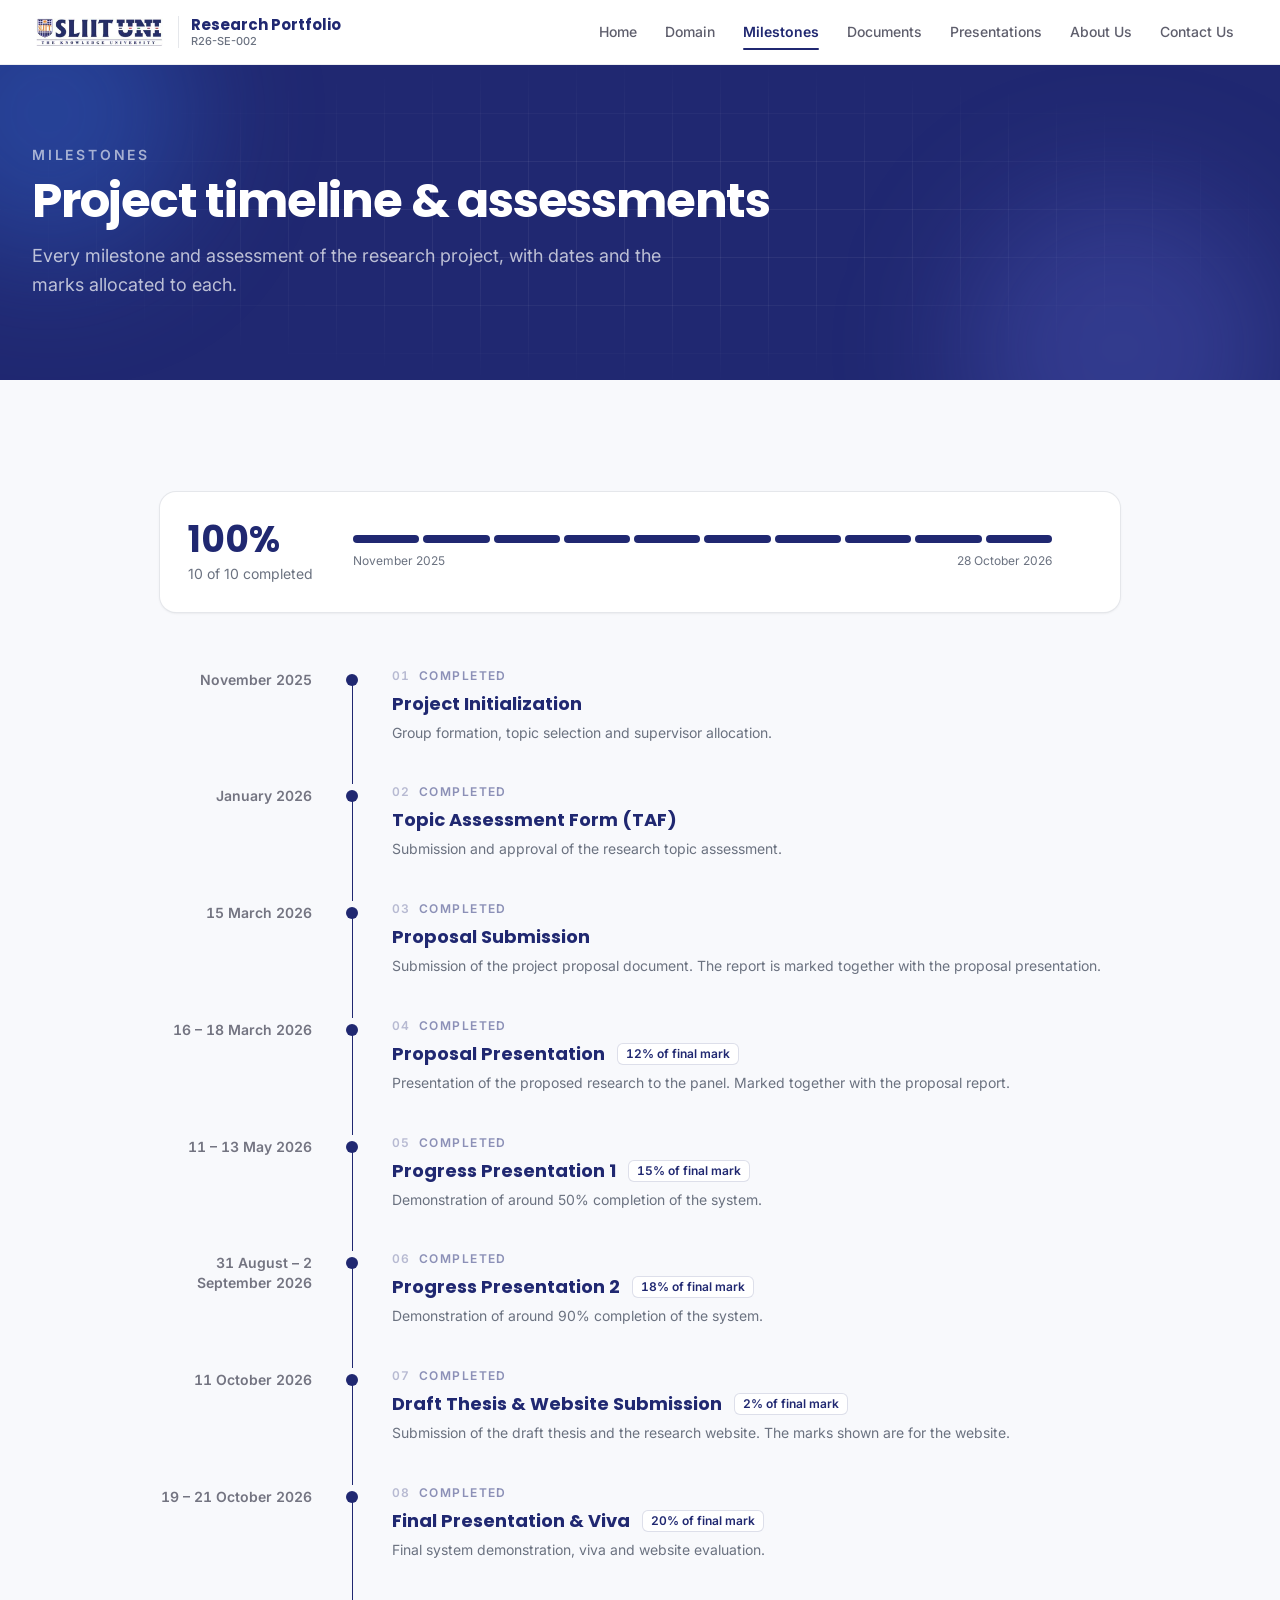
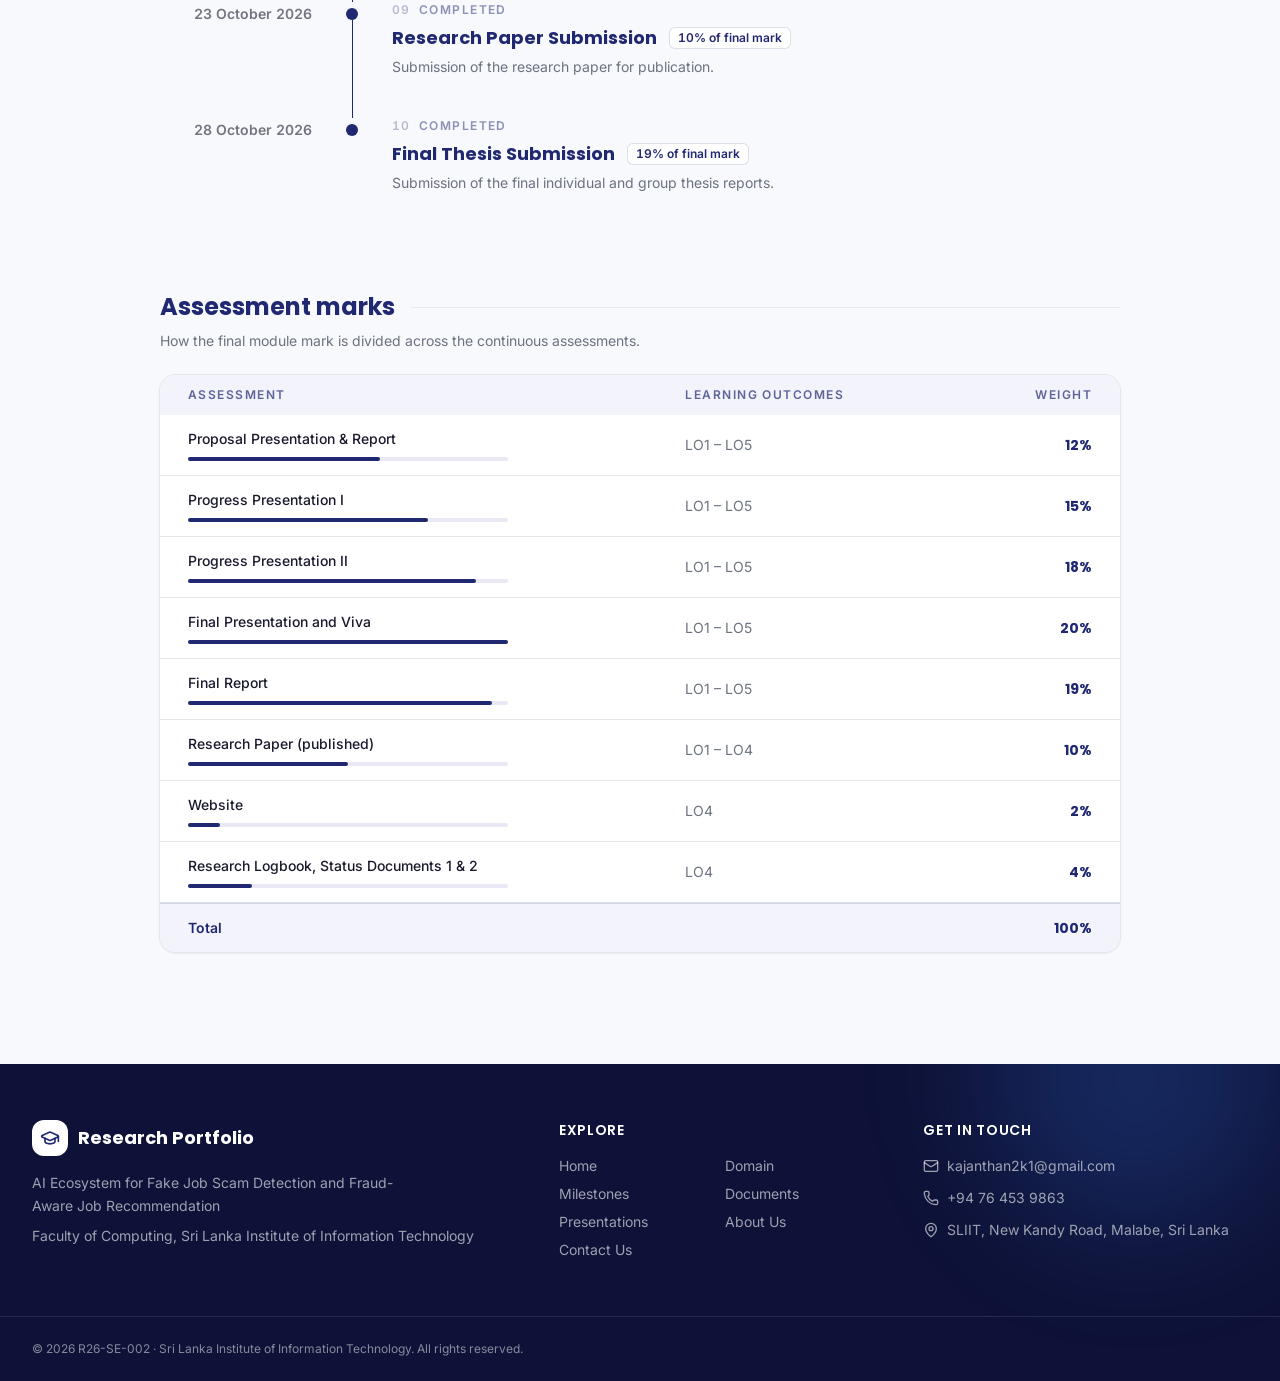
<file: research-portfolio-html/milestones.html>
<!doctype html>
<html lang="en" class="h-full antialiased">
  <head>
    <meta charset="utf-8" />
    <meta name="viewport" content="width=device-width, initial-scale=1" />
    <title>Milestones | Research Portfolio</title>
    <meta
      name="description"
      content="An AI-powered mobile ecosystem that protects job seekers across the whole recruitment journey: detecting fake job posts, verifying employers, flagging scam conversations and recommending jobs that are both relevant and safe."
    />
    <link rel="icon" href="favicon.svg" type="image/svg+xml" />
    <link rel="preconnect" href="https://fonts.googleapis.com" />
    <link rel="preconnect" href="https://fonts.gstatic.com" crossorigin />
    <link
      rel="stylesheet"
      href="https://fonts.googleapis.com/css2?family=Inter:wght@100..900&family=Poppins:wght@500;600;700;800&display=swap"
    />
    <link rel="stylesheet" href="css/style.css" />
    <script>
      try {
        if (sessionStorage.getItem("intro-seen")) {
          document.documentElement.setAttribute("data-intro-seen", "");
        } else {
          sessionStorage.setItem("intro-seen", "1");
        }
      } catch (e) {}
    </script>
    <script src="js/main.js" defer></script>
  </head>
  <body class="flex min-h-full flex-col font-sans">
    <div
      id="intro"
      class="intro fixed inset-0 z-100 grid cursor-pointer place-items-center bg-primary-deep px-6"
    >
      <div aria-hidden="true" class="bg-grid absolute inset-0"></div>
      <button
        type="button"
        class="absolute right-5 top-5 text-xs font-semibold uppercase tracking-[0.15em] text-white/50 transition hover:text-white sm:right-8 sm:top-7"
      >
        Skip intro
      </button>
      <div aria-hidden="true" class="relative w-full max-w-4xl text-center">
        <div class="intro-in inline-block rounded-lg bg-white px-3 py-2" style="--d: 0.15s">
          <img src="images/sliit-logo.jpg" alt="" width="474" height="127" class="h-8 w-auto" />
        </div>
        <p
          class="intro-in mt-8 text-xs font-semibold uppercase tracking-[0.3em] text-white/50"
          style="--d: 0.5s"
        >
          R26-SE-002 · Research Project 2026
        </p>
        <p class="mt-5 font-display text-2xl font-bold leading-tight text-white sm:text-4xl">
          <span class="block overflow-hidden pb-1"
            ><span class="intro-line block" style="--d: 0.8s">AI Ecosystem for</span></span
          >
          <span class="block overflow-hidden pb-1"
            ><span class="intro-line block" style="--d: 1.02s">Fake Job Scam Detection and</span></span
          >
          <span class="block overflow-hidden pb-1"
            ><span class="intro-line block" style="--d: 1.24s">Fraud-Aware Job Recommendation</span></span
          >
        </p>
        <div class="mx-auto mt-8 h-px w-48 bg-white/15">
          <div class="intro-bar h-full bg-white" style="--d: 0.6s"></div>
        </div>
        <p class="intro-in mt-5 text-sm text-white/50" style="--d: 1.6s">
          Faculty of Computing · Sri Lanka Institute of Information Technology
        </p>
      </div>
    </div>

    <header class="sticky top-0 z-50 border-b border-border/70 bg-white/90 backdrop-blur-xl">
      <nav class="mx-auto flex h-16 max-w-7xl items-center justify-between px-5 sm:px-8">
        <a href="index.html" class="flex items-center gap-3">
          <img src="images/sliit-logo.jpg" alt="SLIIT logo" width="474" height="127" class="h-9 w-auto" />
          <span class="hidden h-8 w-px bg-border xl:block"></span>
          <span class="hidden leading-tight xl:block">
            <span class="block font-display text-[15px] font-bold text-primary">Research Portfolio</span>
            <span class="block text-[11px] font-medium text-muted">R26-SE-002</span>
          </span>
        </a>

        <ul class="hidden h-full items-center lg:flex">
          <li class="h-full">
            <a
              href="index.html"
              class="group relative flex h-full items-center px-2.5 text-sm transition-colors xl:px-3.5 font-medium text-foreground/70 hover:text-primary"
            >
              Home
              <span
                aria-hidden="true"
                class="absolute inset-x-2.5 bottom-3.5 h-[2.5px] origin-center rounded-full transition-transform duration-300 xl:inset-x-3.5 scale-x-0 bg-primary/30 group-hover:scale-x-100"
              ></span>
            </a>
          </li>
          <li class="h-full">
            <a
              href="domain.html"
              class="group relative flex h-full items-center px-2.5 text-sm transition-colors xl:px-3.5 font-medium text-foreground/70 hover:text-primary"
            >
              Domain
              <span
                aria-hidden="true"
                class="absolute inset-x-2.5 bottom-3.5 h-[2.5px] origin-center rounded-full transition-transform duration-300 xl:inset-x-3.5 scale-x-0 bg-primary/30 group-hover:scale-x-100"
              ></span>
            </a>
          </li>
          <li class="h-full">
            <a
              href="milestones.html"
              aria-current="page"
              class="group relative flex h-full items-center px-2.5 text-sm transition-colors xl:px-3.5 font-semibold text-primary"
            >
              Milestones
              <span
                aria-hidden="true"
                class="absolute inset-x-2.5 bottom-3.5 h-[2.5px] origin-center rounded-full transition-transform duration-300 xl:inset-x-3.5 scale-x-100 bg-primary"
              ></span>
            </a>
          </li>
          <li class="h-full">
            <a
              href="documents.html"
              class="group relative flex h-full items-center px-2.5 text-sm transition-colors xl:px-3.5 font-medium text-foreground/70 hover:text-primary"
            >
              Documents
              <span
                aria-hidden="true"
                class="absolute inset-x-2.5 bottom-3.5 h-[2.5px] origin-center rounded-full transition-transform duration-300 xl:inset-x-3.5 scale-x-0 bg-primary/30 group-hover:scale-x-100"
              ></span>
            </a>
          </li>
          <li class="h-full">
            <a
              href="presentations.html"
              class="group relative flex h-full items-center px-2.5 text-sm transition-colors xl:px-3.5 font-medium text-foreground/70 hover:text-primary"
            >
              Presentations
              <span
                aria-hidden="true"
                class="absolute inset-x-2.5 bottom-3.5 h-[2.5px] origin-center rounded-full transition-transform duration-300 xl:inset-x-3.5 scale-x-0 bg-primary/30 group-hover:scale-x-100"
              ></span>
            </a>
          </li>
          <li class="h-full">
            <a
              href="about.html"
              class="group relative flex h-full items-center px-2.5 text-sm transition-colors xl:px-3.5 font-medium text-foreground/70 hover:text-primary"
            >
              About Us
              <span
                aria-hidden="true"
                class="absolute inset-x-2.5 bottom-3.5 h-[2.5px] origin-center rounded-full transition-transform duration-300 xl:inset-x-3.5 scale-x-0 bg-primary/30 group-hover:scale-x-100"
              ></span>
            </a>
          </li>
          <li class="h-full">
            <a
              href="contact.html"
              class="group relative flex h-full items-center px-2.5 text-sm transition-colors xl:px-3.5 font-medium text-foreground/70 hover:text-primary"
            >
              Contact Us
              <span
                aria-hidden="true"
                class="absolute inset-x-2.5 bottom-3.5 h-[2.5px] origin-center rounded-full transition-transform duration-300 xl:inset-x-3.5 scale-x-0 bg-primary/30 group-hover:scale-x-100"
              ></span>
            </a>
          </li>
        </ul>

        <button
          type="button"
          id="menu-toggle"
          aria-label="Open menu"
          aria-expanded="false"
          aria-controls="mobile-menu"
          class="grid h-10 w-10 place-items-center rounded-xl text-primary transition-colors hover:bg-primary-light lg:hidden"
        >
          <svg
            xmlns="http://www.w3.org/2000/svg"
            width="24"
            height="24"
            viewBox="0 0 24 24"
            fill="none"
            stroke="currentColor"
            stroke-width="2"
            stroke-linecap="round"
            stroke-linejoin="round"
            class="h-5 w-5"
            aria-hidden="true"
            data-icon="open"
          >
            <path d="M4 5h16" />
            <path d="M4 12h16" />
            <path d="M4 19h16" />
          </svg>
          <svg
            xmlns="http://www.w3.org/2000/svg"
            width="24"
            height="24"
            viewBox="0 0 24 24"
            fill="none"
            stroke="currentColor"
            stroke-width="2"
            stroke-linecap="round"
            stroke-linejoin="round"
            class="hidden h-5 w-5"
            aria-hidden="true"
            data-icon="close"
          >
            <path d="M18 6 6 18" />
            <path d="m6 6 12 12" />
          </svg>
        </button>
      </nav>

      <div id="mobile-menu" class="border-t border-border/70 bg-white lg:hidden" hidden>
        <ul class="mx-auto grid max-w-7xl gap-1 px-5 py-4 sm:px-8">
          <li>
            <a
              href="index.html"
              class="block border-l-[3px] px-4 py-3 text-sm transition-colors border-transparent font-medium text-foreground/80 hover:bg-primary-soft hover:text-primary"
              >Home</a
            >
          </li>
          <li>
            <a
              href="domain.html"
              class="block border-l-[3px] px-4 py-3 text-sm transition-colors border-transparent font-medium text-foreground/80 hover:bg-primary-soft hover:text-primary"
              >Domain</a
            >
          </li>
          <li>
            <a
              href="milestones.html"
              aria-current="page"
              class="block border-l-[3px] px-4 py-3 text-sm transition-colors border-primary bg-primary-soft font-semibold text-primary"
              >Milestones</a
            >
          </li>
          <li>
            <a
              href="documents.html"
              class="block border-l-[3px] px-4 py-3 text-sm transition-colors border-transparent font-medium text-foreground/80 hover:bg-primary-soft hover:text-primary"
              >Documents</a
            >
          </li>
          <li>
            <a
              href="presentations.html"
              class="block border-l-[3px] px-4 py-3 text-sm transition-colors border-transparent font-medium text-foreground/80 hover:bg-primary-soft hover:text-primary"
              >Presentations</a
            >
          </li>
          <li>
            <a
              href="about.html"
              class="block border-l-[3px] px-4 py-3 text-sm transition-colors border-transparent font-medium text-foreground/80 hover:bg-primary-soft hover:text-primary"
              >About Us</a
            >
          </li>
          <li>
            <a
              href="contact.html"
              class="block border-l-[3px] px-4 py-3 text-sm transition-colors border-transparent font-medium text-foreground/80 hover:bg-primary-soft hover:text-primary"
              >Contact Us</a
            >
          </li>
        </ul>
      </div>
    </header>
    <main class="flex-1">
      <section class="relative overflow-hidden bg-primary text-white">
        <div class="bg-grid pointer-events-none absolute inset-0"></div>
        <div
          class="pointer-events-none absolute -left-24 -top-24 h-72 w-72 rounded-full bg-accent/30 blur-3xl"
        ></div>
        <div
          class="pointer-events-none absolute -bottom-32 right-0 h-80 w-80 rounded-full bg-indigo-400/20 blur-3xl"
        ></div>
        <div class="relative mx-auto max-w-7xl px-5 py-16 sm:px-8 sm:py-20">
          <p class="animate-fade-up text-sm font-semibold uppercase tracking-[0.2em] text-white/60">
            Milestones
          </p>
          <h1
            class="mt-3 max-w-3xl animate-fade-up font-display text-4xl font-bold tracking-tight [animation-delay:80ms] sm:text-5xl"
          >
            Project timeline &amp; assessments
          </h1>
          <p
            class="mt-4 max-w-2xl animate-fade-up text-lg leading-relaxed text-white/70 [animation-delay:160ms]"
          >
            Every milestone and assessment of the research project, with dates and the marks allocated to
            each.
          </p>
        </div>
      </section>

      <section id="timeline" class="mx-auto max-w-5xl px-5 py-20 sm:px-8 lg:py-28">
        <div
          class="grid items-center gap-6 rounded-2xl bg-white p-6 shadow-sm ring-1 ring-border sm:p-7 md:grid-cols-[auto_1fr] lg:grid-cols-[auto_1fr_auto] lg:gap-10"
        >
          <div>
            <p data-role="progress" class="font-display text-4xl font-bold tabular-nums text-primary">60%</p>
            <p data-role="completed" class="mt-1 text-sm text-muted">6 of 10 completed</p>
          </div>

          <div>
            <div class="flex gap-1">
              <span
                data-role="segment"
                title="Project Initialization · November 2025"
                class="h-2 flex-1 rounded-full bg-primary"
              ></span>
              <span
                data-role="segment"
                title="Topic Assessment Form (TAF) · January 2026"
                class="h-2 flex-1 rounded-full bg-primary"
              ></span>
              <span
                data-role="segment"
                title="Proposal Submission · 15 March 2026"
                class="h-2 flex-1 rounded-full bg-primary"
              ></span>
              <span
                data-role="segment"
                title="Proposal Presentation · 16 – 18 March 2026"
                class="h-2 flex-1 rounded-full bg-primary"
              ></span>
              <span
                data-role="segment"
                title="Progress Presentation 1 · 11 – 13 May 2026"
                class="h-2 flex-1 rounded-full bg-primary"
              ></span>
              <span
                data-role="segment"
                title="Progress Presentation 2 · 31 August – 2 September 2026"
                class="h-2 flex-1 rounded-full bg-primary"
              ></span>
              <span
                data-role="segment"
                title="Draft Thesis &amp; Website Submission · 11 October 2026"
                class="h-2 flex-1 rounded-full bg-accent animate-pulse"
              ></span>
              <span
                data-role="segment"
                title="Final Presentation &amp; Viva · 19 – 21 October 2026"
                class="h-2 flex-1 rounded-full bg-primary-light"
              ></span>
              <span
                data-role="segment"
                title="Research Paper Submission · 23 October 2026"
                class="h-2 flex-1 rounded-full bg-primary-light"
              ></span>
              <span
                data-role="segment"
                title="Final Thesis Submission · 28 October 2026"
                class="h-2 flex-1 rounded-full bg-primary-light"
              ></span>
            </div>
            <div class="mt-2.5 flex justify-between text-xs text-muted">
              <span>November 2025</span>
              <span>28 October 2026</span>
            </div>
          </div>

          <div
            data-role="current"
            class="border-t border-border pt-5 md:col-span-2 lg:col-span-1 lg:border-l lg:border-t-0 lg:pl-10 lg:pt-0"
          >
            <p class="text-xs font-semibold uppercase tracking-[0.15em] text-accent">In progress</p>
            <p data-role="current-title" class="mt-1 font-display font-semibold text-primary">
              Draft Thesis &amp; Website Submission
            </p>
            <p data-role="current-date" class="mt-0.5 text-sm text-muted">Due 11 October 2026</p>
          </div>
        </div>

        <ol class="mt-14">
          <li class="md:grid md:grid-cols-[12rem_1fr]" data-milestone>
            <p
              data-role="date"
              class="hidden pr-10 pt-0.5 text-right text-sm font-semibold tabular-nums md:block text-foreground/60"
            >
              November 2025
            </p>

            <div class="relative pl-8 md:pl-10 pb-10">
              <span
                aria-hidden="true"
                data-role="line"
                class="absolute bottom-0 left-0 top-3 w-px bg-primary"
              ></span>
              <span
                aria-hidden="true"
                data-role="dot"
                class="absolute left-0 top-1.5 -translate-x-1/2 rounded-full h-3 w-3 bg-primary"
              ></span>

              <div data-role="card" class="">
                <p
                  class="flex flex-wrap items-center gap-x-2 text-xs font-semibold uppercase tracking-[0.12em]"
                >
                  <span class="tabular-nums text-primary/30">01</span>
                  <span data-role="label" class="text-primary/50">Completed</span>
                  <span
                    data-role="mobile-date"
                    class="normal-case tracking-normal md:hidden text-foreground/60"
                    >· November 2025</span
                  >
                </p>
                <div class="mt-1.5 flex flex-wrap items-center gap-x-3 gap-y-1.5">
                  <h3 data-role="title" class="font-display text-lg font-bold text-primary">
                    Project Initialization
                  </h3>
                </div>
                <p class="mt-1 text-sm leading-relaxed text-muted">
                  Group formation, topic selection and supervisor allocation.
                </p>
              </div>
            </div>
          </li>
          <li class="md:grid md:grid-cols-[12rem_1fr]" data-milestone>
            <p
              data-role="date"
              class="hidden pr-10 pt-0.5 text-right text-sm font-semibold tabular-nums md:block text-foreground/60"
            >
              January 2026
            </p>

            <div class="relative pl-8 md:pl-10 pb-10">
              <span
                aria-hidden="true"
                data-role="line"
                class="absolute bottom-0 left-0 top-3 w-px bg-primary"
              ></span>
              <span
                aria-hidden="true"
                data-role="dot"
                class="absolute left-0 top-1.5 -translate-x-1/2 rounded-full h-3 w-3 bg-primary"
              ></span>

              <div data-role="card" class="">
                <p
                  class="flex flex-wrap items-center gap-x-2 text-xs font-semibold uppercase tracking-[0.12em]"
                >
                  <span class="tabular-nums text-primary/30">02</span>
                  <span data-role="label" class="text-primary/50">Completed</span>
                  <span
                    data-role="mobile-date"
                    class="normal-case tracking-normal md:hidden text-foreground/60"
                    >· January 2026</span
                  >
                </p>
                <div class="mt-1.5 flex flex-wrap items-center gap-x-3 gap-y-1.5">
                  <h3 data-role="title" class="font-display text-lg font-bold text-primary">
                    Topic Assessment Form (TAF)
                  </h3>
                </div>
                <p class="mt-1 text-sm leading-relaxed text-muted">
                  Submission and approval of the research topic assessment.
                </p>
              </div>
            </div>
          </li>
          <li class="md:grid md:grid-cols-[12rem_1fr]" data-milestone>
            <p
              data-role="date"
              class="hidden pr-10 pt-0.5 text-right text-sm font-semibold tabular-nums md:block text-foreground/60"
            >
              15 March 2026
            </p>

            <div class="relative pl-8 md:pl-10 pb-10">
              <span
                aria-hidden="true"
                data-role="line"
                class="absolute bottom-0 left-0 top-3 w-px bg-primary"
              ></span>
              <span
                aria-hidden="true"
                data-role="dot"
                class="absolute left-0 top-1.5 -translate-x-1/2 rounded-full h-3 w-3 bg-primary"
              ></span>

              <div data-role="card" class="">
                <p
                  class="flex flex-wrap items-center gap-x-2 text-xs font-semibold uppercase tracking-[0.12em]"
                >
                  <span class="tabular-nums text-primary/30">03</span>
                  <span data-role="label" class="text-primary/50">Completed</span>
                  <span
                    data-role="mobile-date"
                    class="normal-case tracking-normal md:hidden text-foreground/60"
                    >· 15 March 2026</span
                  >
                </p>
                <div class="mt-1.5 flex flex-wrap items-center gap-x-3 gap-y-1.5">
                  <h3 data-role="title" class="font-display text-lg font-bold text-primary">
                    Proposal Submission
                  </h3>
                </div>
                <p class="mt-1 text-sm leading-relaxed text-muted">
                  Submission of the project proposal document. The report is marked together with the proposal
                  presentation.
                </p>
              </div>
            </div>
          </li>
          <li class="md:grid md:grid-cols-[12rem_1fr]" data-milestone>
            <p
              data-role="date"
              class="hidden pr-10 pt-0.5 text-right text-sm font-semibold tabular-nums md:block text-foreground/60"
            >
              16 – 18 March 2026
            </p>

            <div class="relative pl-8 md:pl-10 pb-10">
              <span
                aria-hidden="true"
                data-role="line"
                class="absolute bottom-0 left-0 top-3 w-px bg-primary"
              ></span>
              <span
                aria-hidden="true"
                data-role="dot"
                class="absolute left-0 top-1.5 -translate-x-1/2 rounded-full h-3 w-3 bg-primary"
              ></span>

              <div data-role="card" class="">
                <p
                  class="flex flex-wrap items-center gap-x-2 text-xs font-semibold uppercase tracking-[0.12em]"
                >
                  <span class="tabular-nums text-primary/30">04</span>
                  <span data-role="label" class="text-primary/50">Completed</span>
                  <span
                    data-role="mobile-date"
                    class="normal-case tracking-normal md:hidden text-foreground/60"
                    >· 16 – 18 March 2026</span
                  >
                </p>
                <div class="mt-1.5 flex flex-wrap items-center gap-x-3 gap-y-1.5">
                  <h3 data-role="title" class="font-display text-lg font-bold text-primary">
                    Proposal Presentation
                  </h3>
                  <span
                    class="rounded-md border border-primary/15 bg-white px-2 py-0.5 text-xs font-semibold tabular-nums text-primary"
                    >12% of final mark</span
                  >
                </div>
                <p class="mt-1 text-sm leading-relaxed text-muted">
                  Presentation of the proposed research to the panel. Marked together with the proposal
                  report.
                </p>
              </div>
            </div>
          </li>
          <li class="md:grid md:grid-cols-[12rem_1fr]" data-milestone>
            <p
              data-role="date"
              class="hidden pr-10 pt-0.5 text-right text-sm font-semibold tabular-nums md:block text-foreground/60"
            >
              11 – 13 May 2026
            </p>

            <div class="relative pl-8 md:pl-10 pb-10">
              <span
                aria-hidden="true"
                data-role="line"
                class="absolute bottom-0 left-0 top-3 w-px bg-primary"
              ></span>
              <span
                aria-hidden="true"
                data-role="dot"
                class="absolute left-0 top-1.5 -translate-x-1/2 rounded-full h-3 w-3 bg-primary"
              ></span>

              <div data-role="card" class="">
                <p
                  class="flex flex-wrap items-center gap-x-2 text-xs font-semibold uppercase tracking-[0.12em]"
                >
                  <span class="tabular-nums text-primary/30">05</span>
                  <span data-role="label" class="text-primary/50">Completed</span>
                  <span
                    data-role="mobile-date"
                    class="normal-case tracking-normal md:hidden text-foreground/60"
                    >· 11 – 13 May 2026</span
                  >
                </p>
                <div class="mt-1.5 flex flex-wrap items-center gap-x-3 gap-y-1.5">
                  <h3 data-role="title" class="font-display text-lg font-bold text-primary">
                    Progress Presentation 1
                  </h3>
                  <span
                    class="rounded-md border border-primary/15 bg-white px-2 py-0.5 text-xs font-semibold tabular-nums text-primary"
                    >15% of final mark</span
                  >
                </div>
                <p class="mt-1 text-sm leading-relaxed text-muted">
                  Demonstration of around 50% completion of the system.
                </p>
              </div>
            </div>
          </li>
          <li class="md:grid md:grid-cols-[12rem_1fr]" data-milestone>
            <p
              data-role="date"
              class="hidden pr-10 pt-0.5 text-right text-sm font-semibold tabular-nums md:block text-foreground/60"
            >
              31 August – 2 September 2026
            </p>

            <div class="relative pl-8 md:pl-10 pb-10">
              <span
                aria-hidden="true"
                data-role="line"
                class="absolute bottom-0 left-0 top-3 w-px bg-primary"
              ></span>
              <span
                aria-hidden="true"
                data-role="dot"
                class="absolute left-0 top-1.5 -translate-x-1/2 rounded-full h-3 w-3 bg-primary"
              ></span>

              <div data-role="card" class="">
                <p
                  class="flex flex-wrap items-center gap-x-2 text-xs font-semibold uppercase tracking-[0.12em]"
                >
                  <span class="tabular-nums text-primary/30">06</span>
                  <span data-role="label" class="text-primary/50">Completed</span>
                  <span
                    data-role="mobile-date"
                    class="normal-case tracking-normal md:hidden text-foreground/60"
                    >· 31 August – 2 September 2026</span
                  >
                </p>
                <div class="mt-1.5 flex flex-wrap items-center gap-x-3 gap-y-1.5">
                  <h3 data-role="title" class="font-display text-lg font-bold text-primary">
                    Progress Presentation 2
                  </h3>
                  <span
                    class="rounded-md border border-primary/15 bg-white px-2 py-0.5 text-xs font-semibold tabular-nums text-primary"
                    >18% of final mark</span
                  >
                </div>
                <p class="mt-1 text-sm leading-relaxed text-muted">
                  Demonstration of around 90% completion of the system.
                </p>
              </div>
            </div>
          </li>
          <li class="md:grid md:grid-cols-[12rem_1fr]" data-milestone>
            <p
              data-role="date"
              class="hidden pr-10 pt-0.5 text-right text-sm font-semibold tabular-nums md:block text-accent"
            >
              11 October 2026
            </p>

            <div class="relative pl-8 md:pl-10 pb-10">
              <span
                aria-hidden="true"
                data-role="line"
                class="absolute bottom-0 left-0 top-3 w-px bg-border"
              ></span>
              <span
                aria-hidden="true"
                data-role="dot"
                class="absolute left-0 top-1.5 -translate-x-1/2 rounded-full h-3.5 w-3.5 bg-accent ring-4 ring-accent/20"
              ></span>

              <div data-role="card" class="-mt-4 rounded-xl bg-primary-soft px-5 py-4 ring-1 ring-primary/10">
                <p
                  class="flex flex-wrap items-center gap-x-2 text-xs font-semibold uppercase tracking-[0.12em]"
                >
                  <span class="tabular-nums text-primary/30">07</span>
                  <span data-role="label" class="text-accent">In progress</span>
                  <span data-role="mobile-date" class="normal-case tracking-normal md:hidden text-accent"
                    >· 11 October 2026</span
                  >
                </p>
                <div class="mt-1.5 flex flex-wrap items-center gap-x-3 gap-y-1.5">
                  <h3 data-role="title" class="font-display text-lg font-bold text-primary">
                    Draft Thesis &amp; Website Submission
                  </h3>
                  <span
                    class="rounded-md border border-primary/15 bg-white px-2 py-0.5 text-xs font-semibold tabular-nums text-primary"
                    >2% of final mark</span
                  >
                </div>
                <p class="mt-1 text-sm leading-relaxed text-muted">
                  Submission of the draft thesis and the research website. The marks shown are for the
                  website.
                </p>
              </div>
            </div>
          </li>
          <li class="md:grid md:grid-cols-[12rem_1fr]" data-milestone>
            <p
              data-role="date"
              class="hidden pr-10 pt-0.5 text-right text-sm font-semibold tabular-nums md:block text-foreground/60"
            >
              19 – 21 October 2026
            </p>

            <div class="relative pl-8 md:pl-10 pb-10">
              <span
                aria-hidden="true"
                data-role="line"
                class="absolute bottom-0 left-0 top-3 w-px bg-border"
              ></span>
              <span
                aria-hidden="true"
                data-role="dot"
                class="absolute left-0 top-1.5 -translate-x-1/2 rounded-full h-3 w-3 bg-white ring-2 ring-border"
              ></span>

              <div data-role="card" class="">
                <p
                  class="flex flex-wrap items-center gap-x-2 text-xs font-semibold uppercase tracking-[0.12em]"
                >
                  <span class="tabular-nums text-primary/30">08</span>
                  <span data-role="label" class="text-muted">Upcoming</span>
                  <span
                    data-role="mobile-date"
                    class="normal-case tracking-normal md:hidden text-foreground/60"
                    >· 19 – 21 October 2026</span
                  >
                </p>
                <div class="mt-1.5 flex flex-wrap items-center gap-x-3 gap-y-1.5">
                  <h3 data-role="title" class="font-display text-lg font-bold text-primary/70">
                    Final Presentation &amp; Viva
                  </h3>
                  <span
                    class="rounded-md border border-primary/15 bg-white px-2 py-0.5 text-xs font-semibold tabular-nums text-primary"
                    >20% of final mark</span
                  >
                </div>
                <p class="mt-1 text-sm leading-relaxed text-muted">
                  Final system demonstration, viva and website evaluation.
                </p>
              </div>
            </div>
          </li>
          <li class="md:grid md:grid-cols-[12rem_1fr]" data-milestone>
            <p
              data-role="date"
              class="hidden pr-10 pt-0.5 text-right text-sm font-semibold tabular-nums md:block text-foreground/60"
            >
              23 October 2026
            </p>

            <div class="relative pl-8 md:pl-10 pb-10">
              <span
                aria-hidden="true"
                data-role="line"
                class="absolute bottom-0 left-0 top-3 w-px bg-border"
              ></span>
              <span
                aria-hidden="true"
                data-role="dot"
                class="absolute left-0 top-1.5 -translate-x-1/2 rounded-full h-3 w-3 bg-white ring-2 ring-border"
              ></span>

              <div data-role="card" class="">
                <p
                  class="flex flex-wrap items-center gap-x-2 text-xs font-semibold uppercase tracking-[0.12em]"
                >
                  <span class="tabular-nums text-primary/30">09</span>
                  <span data-role="label" class="text-muted">Upcoming</span>
                  <span
                    data-role="mobile-date"
                    class="normal-case tracking-normal md:hidden text-foreground/60"
                    >· 23 October 2026</span
                  >
                </p>
                <div class="mt-1.5 flex flex-wrap items-center gap-x-3 gap-y-1.5">
                  <h3 data-role="title" class="font-display text-lg font-bold text-primary/70">
                    Research Paper Submission
                  </h3>
                  <span
                    class="rounded-md border border-primary/15 bg-white px-2 py-0.5 text-xs font-semibold tabular-nums text-primary"
                    >10% of final mark</span
                  >
                </div>
                <p class="mt-1 text-sm leading-relaxed text-muted">
                  Submission of the research paper for publication.
                </p>
              </div>
            </div>
          </li>
          <li class="md:grid md:grid-cols-[12rem_1fr]" data-milestone>
            <p
              data-role="date"
              class="hidden pr-10 pt-0.5 text-right text-sm font-semibold tabular-nums md:block text-foreground/60"
            >
              28 October 2026
            </p>

            <div class="relative pl-8 md:pl-10">
              <span
                aria-hidden="true"
                data-role="dot"
                class="absolute left-0 top-1.5 -translate-x-1/2 rounded-full h-3 w-3 bg-white ring-2 ring-border"
              ></span>

              <div data-role="card" class="">
                <p
                  class="flex flex-wrap items-center gap-x-2 text-xs font-semibold uppercase tracking-[0.12em]"
                >
                  <span class="tabular-nums text-primary/30">10</span>
                  <span data-role="label" class="text-muted">Upcoming</span>
                  <span
                    data-role="mobile-date"
                    class="normal-case tracking-normal md:hidden text-foreground/60"
                    >· 28 October 2026</span
                  >
                </p>
                <div class="mt-1.5 flex flex-wrap items-center gap-x-3 gap-y-1.5">
                  <h3 data-role="title" class="font-display text-lg font-bold text-primary/70">
                    Final Thesis Submission
                  </h3>
                  <span
                    class="rounded-md border border-primary/15 bg-white px-2 py-0.5 text-xs font-semibold tabular-nums text-primary"
                    >19% of final mark</span
                  >
                </div>
                <p class="mt-1 text-sm leading-relaxed text-muted">
                  Submission of the final individual and group thesis reports.
                </p>
              </div>
            </div>
          </li>
        </ol>

        <div class="mt-24">
          <div class="flex items-center gap-4">
            <h2 class="font-display text-2xl font-bold text-primary">Assessment marks</h2>
            <span class="h-px flex-1 bg-border"></span>
          </div>
          <p class="mt-2 text-sm text-muted">
            How the final module mark is divided across the continuous assessments.
          </p>

          <div class="mt-6 overflow-hidden rounded-2xl bg-white shadow-sm ring-1 ring-border">
            <table class="w-full text-left text-sm">
              <thead class="bg-primary-soft text-xs uppercase tracking-[0.12em] text-primary/70">
                <tr>
                  <th class="px-5 py-3 font-semibold sm:px-7">Assessment</th>
                  <th class="hidden px-5 py-3 font-semibold sm:table-cell">Learning outcomes</th>
                  <th class="px-5 py-3 text-right font-semibold sm:px-7">Weight</th>
                </tr>
              </thead>
              <tbody class="divide-y divide-border">
                <tr>
                  <td class="px-5 py-3.5 sm:px-7">
                    <p class="font-medium text-foreground">Proposal Presentation &amp; Report</p>
                    <div class="mt-2 h-1 max-w-xs rounded-full bg-primary-light">
                      <div class="h-full rounded-full bg-primary" style="width: 60%"></div>
                    </div>
                  </td>
                  <td class="hidden px-5 py-3.5 text-muted sm:table-cell">LO1 – LO5</td>
                  <td class="px-5 py-3.5 text-right font-display font-bold tabular-nums text-primary sm:px-7">
                    12%
                  </td>
                </tr>
                <tr>
                  <td class="px-5 py-3.5 sm:px-7">
                    <p class="font-medium text-foreground">Progress Presentation I</p>
                    <div class="mt-2 h-1 max-w-xs rounded-full bg-primary-light">
                      <div class="h-full rounded-full bg-primary" style="width: 75%"></div>
                    </div>
                  </td>
                  <td class="hidden px-5 py-3.5 text-muted sm:table-cell">LO1 – LO5</td>
                  <td class="px-5 py-3.5 text-right font-display font-bold tabular-nums text-primary sm:px-7">
                    15%
                  </td>
                </tr>
                <tr>
                  <td class="px-5 py-3.5 sm:px-7">
                    <p class="font-medium text-foreground">Progress Presentation II</p>
                    <div class="mt-2 h-1 max-w-xs rounded-full bg-primary-light">
                      <div class="h-full rounded-full bg-primary" style="width: 90%"></div>
                    </div>
                  </td>
                  <td class="hidden px-5 py-3.5 text-muted sm:table-cell">LO1 – LO5</td>
                  <td class="px-5 py-3.5 text-right font-display font-bold tabular-nums text-primary sm:px-7">
                    18%
                  </td>
                </tr>
                <tr>
                  <td class="px-5 py-3.5 sm:px-7">
                    <p class="font-medium text-foreground">Final Presentation and Viva</p>
                    <div class="mt-2 h-1 max-w-xs rounded-full bg-primary-light">
                      <div class="h-full rounded-full bg-primary" style="width: 100%"></div>
                    </div>
                  </td>
                  <td class="hidden px-5 py-3.5 text-muted sm:table-cell">LO1 – LO5</td>
                  <td class="px-5 py-3.5 text-right font-display font-bold tabular-nums text-primary sm:px-7">
                    20%
                  </td>
                </tr>
                <tr>
                  <td class="px-5 py-3.5 sm:px-7">
                    <p class="font-medium text-foreground">Final Report</p>
                    <div class="mt-2 h-1 max-w-xs rounded-full bg-primary-light">
                      <div class="h-full rounded-full bg-primary" style="width: 95%"></div>
                    </div>
                  </td>
                  <td class="hidden px-5 py-3.5 text-muted sm:table-cell">LO1 – LO5</td>
                  <td class="px-5 py-3.5 text-right font-display font-bold tabular-nums text-primary sm:px-7">
                    19%
                  </td>
                </tr>
                <tr>
                  <td class="px-5 py-3.5 sm:px-7">
                    <p class="font-medium text-foreground">Research Paper (published)</p>
                    <div class="mt-2 h-1 max-w-xs rounded-full bg-primary-light">
                      <div class="h-full rounded-full bg-primary" style="width: 50%"></div>
                    </div>
                  </td>
                  <td class="hidden px-5 py-3.5 text-muted sm:table-cell">LO1 – LO4</td>
                  <td class="px-5 py-3.5 text-right font-display font-bold tabular-nums text-primary sm:px-7">
                    10%
                  </td>
                </tr>
                <tr>
                  <td class="px-5 py-3.5 sm:px-7">
                    <p class="font-medium text-foreground">Website</p>
                    <div class="mt-2 h-1 max-w-xs rounded-full bg-primary-light">
                      <div class="h-full rounded-full bg-primary" style="width: 10%"></div>
                    </div>
                  </td>
                  <td class="hidden px-5 py-3.5 text-muted sm:table-cell">LO4</td>
                  <td class="px-5 py-3.5 text-right font-display font-bold tabular-nums text-primary sm:px-7">
                    2%
                  </td>
                </tr>
                <tr>
                  <td class="px-5 py-3.5 sm:px-7">
                    <p class="font-medium text-foreground">Research Logbook, Status Documents 1 &amp; 2</p>
                    <div class="mt-2 h-1 max-w-xs rounded-full bg-primary-light">
                      <div class="h-full rounded-full bg-primary" style="width: 20%"></div>
                    </div>
                  </td>
                  <td class="hidden px-5 py-3.5 text-muted sm:table-cell">LO4</td>
                  <td class="px-5 py-3.5 text-right font-display font-bold tabular-nums text-primary sm:px-7">
                    4%
                  </td>
                </tr>
              </tbody>
              <tfoot class="border-t-2 border-primary/15 bg-primary-soft">
                <tr>
                  <td class="px-5 py-3.5 font-semibold text-primary sm:px-7">Total</td>
                  <td class="hidden sm:table-cell"></td>
                  <td class="px-5 py-3.5 text-right font-display font-bold tabular-nums text-primary sm:px-7">
                    100%
                  </td>
                </tr>
              </tfoot>
            </table>
          </div>
        </div>
      </section>
    </main>

    <footer class="relative overflow-hidden bg-primary-deep text-white/80">
      <div
        class="pointer-events-none absolute -top-32 right-0 h-72 w-72 rounded-full bg-accent/20 blur-3xl"
      ></div>
      <div class="relative mx-auto grid max-w-7xl gap-10 px-5 py-14 sm:px-8 md:grid-cols-[1.5fr_1fr_1fr]">
        <div>
          <div class="flex items-center gap-2.5">
            <span class="grid h-9 w-9 place-items-center rounded-xl bg-white text-primary"
              ><svg
                xmlns="http://www.w3.org/2000/svg"
                width="24"
                height="24"
                viewBox="0 0 24 24"
                fill="none"
                stroke="currentColor"
                stroke-width="2"
                stroke-linecap="round"
                stroke-linejoin="round"
                class="h-5 w-5"
                aria-hidden="true"
              >
                <path
                  d="M21.42 10.922a1 1 0 0 0-.019-1.838L12.83 5.18a2 2 0 0 0-1.66 0L2.6 9.08a1 1 0 0 0 0 1.832l8.57 3.908a2 2 0 0 0 1.66 0z"
                />
                <path d="M22 10v6" />
                <path d="M6 12.5V16a6 3 0 0 0 12 0v-3.5" /></svg
            ></span>
            <span class="font-display text-lg font-bold text-white">Research Portfolio</span>
          </div>
          <p class="mt-4 max-w-sm text-sm leading-relaxed text-white/60">
            AI Ecosystem for Fake Job Scam Detection and Fraud-Aware Job Recommendation
          </p>
          <p class="mt-2 text-sm text-white/60">
            Faculty of Computing, Sri Lanka Institute of Information Technology
          </p>
        </div>

        <div>
          <h3 class="font-display text-sm font-semibold uppercase tracking-wider text-white">Explore</h3>
          <ul class="mt-4 grid grid-cols-2 gap-2 text-sm">
            <li><a href="index.html" class="text-white/60 transition-colors hover:text-white">Home</a></li>
            <li><a href="domain.html" class="text-white/60 transition-colors hover:text-white">Domain</a></li>
            <li>
              <a href="milestones.html" class="text-white/60 transition-colors hover:text-white"
                >Milestones</a
              >
            </li>
            <li>
              <a href="documents.html" class="text-white/60 transition-colors hover:text-white">Documents</a>
            </li>
            <li>
              <a href="presentations.html" class="text-white/60 transition-colors hover:text-white"
                >Presentations</a
              >
            </li>
            <li>
              <a href="about.html" class="text-white/60 transition-colors hover:text-white">About Us</a>
            </li>
            <li>
              <a href="contact.html" class="text-white/60 transition-colors hover:text-white">Contact Us</a>
            </li>
          </ul>
        </div>

        <div>
          <h3 class="font-display text-sm font-semibold uppercase tracking-wider text-white">Get in touch</h3>
          <ul class="mt-4 space-y-3 text-sm">
            <li>
              <a
                href="mailto:kajanthan2k1@gmail.com"
                class="flex items-center gap-2 text-white/60 transition-colors hover:text-white"
              >
                <svg
                  xmlns="http://www.w3.org/2000/svg"
                  width="24"
                  height="24"
                  viewBox="0 0 24 24"
                  fill="none"
                  stroke="currentColor"
                  stroke-width="2"
                  stroke-linecap="round"
                  stroke-linejoin="round"
                  class="h-4 w-4 shrink-0"
                  aria-hidden="true"
                >
                  <path d="m22 7-8.991 5.727a2 2 0 0 1-2.009 0L2 7" />
                  <rect x="2" y="4" width="20" height="16" rx="2" />
                </svg>
                kajanthan2k1@gmail.com
              </a>
            </li>
            <li>
              <a
                href="tel:+94764539863"
                class="flex items-center gap-2 text-white/60 transition-colors hover:text-white"
              >
                <svg
                  xmlns="http://www.w3.org/2000/svg"
                  width="24"
                  height="24"
                  viewBox="0 0 24 24"
                  fill="none"
                  stroke="currentColor"
                  stroke-width="2"
                  stroke-linecap="round"
                  stroke-linejoin="round"
                  class="h-4 w-4 shrink-0"
                  aria-hidden="true"
                >
                  <path
                    d="M13.832 16.568a1 1 0 0 0 1.213-.303l.355-.465A2 2 0 0 1 17 15h3a2 2 0 0 1 2 2v3a2 2 0 0 1-2 2A18 18 0 0 1 2 4a2 2 0 0 1 2-2h3a2 2 0 0 1 2 2v3a2 2 0 0 1-.8 1.6l-.468.351a1 1 0 0 0-.292 1.233 14 14 0 0 0 6.392 6.384"
                  />
                </svg>
                +94 76 453 9863
              </a>
            </li>
            <li class="flex items-start gap-2 text-white/60">
              <svg
                xmlns="http://www.w3.org/2000/svg"
                width="24"
                height="24"
                viewBox="0 0 24 24"
                fill="none"
                stroke="currentColor"
                stroke-width="2"
                stroke-linecap="round"
                stroke-linejoin="round"
                class="mt-0.5 h-4 w-4 shrink-0"
                aria-hidden="true"
              >
                <path
                  d="M20 10c0 4.993-5.539 10.193-7.399 11.799a1 1 0 0 1-1.202 0C9.539 20.193 4 14.993 4 10a8 8 0 0 1 16 0"
                />
                <circle cx="12" cy="10" r="3" />
              </svg>
              SLIIT, New Kandy Road, Malabe, Sri Lanka
            </li>
          </ul>
        </div>
      </div>

      <div class="relative border-t border-white/10">
        <p class="mx-auto max-w-7xl px-5 py-6 text-xs text-white/50 sm:px-8">
          © 2026 R26-SE-002 · Sri Lanka Institute of Information Technology. All rights reserved.
        </p>
      </div>
    </footer>

    <button
      type="button"
      id="scroll-top"
      aria-label="Back to top"
      tabindex="-1"
      class="fixed bottom-6 right-6 z-50 grid h-14 w-14 place-items-center rounded-full bg-accent text-white shadow-lg shadow-accent/25 transition duration-300 hover:-translate-y-1 hover:bg-primary sm:bottom-8 sm:right-8 pointer-events-none translate-y-4 opacity-0"
    >
      <svg
        xmlns="http://www.w3.org/2000/svg"
        width="24"
        height="24"
        viewBox="0 0 24 24"
        fill="none"
        stroke="currentColor"
        stroke-width="2.25"
        stroke-linecap="round"
        stroke-linejoin="round"
        class="h-6 w-6"
        aria-hidden="true"
      >
        <path d="m5 12 7-7 7 7" />
        <path d="M12 19V5" />
      </svg>
    </button>
  </body>
</html>
</file>
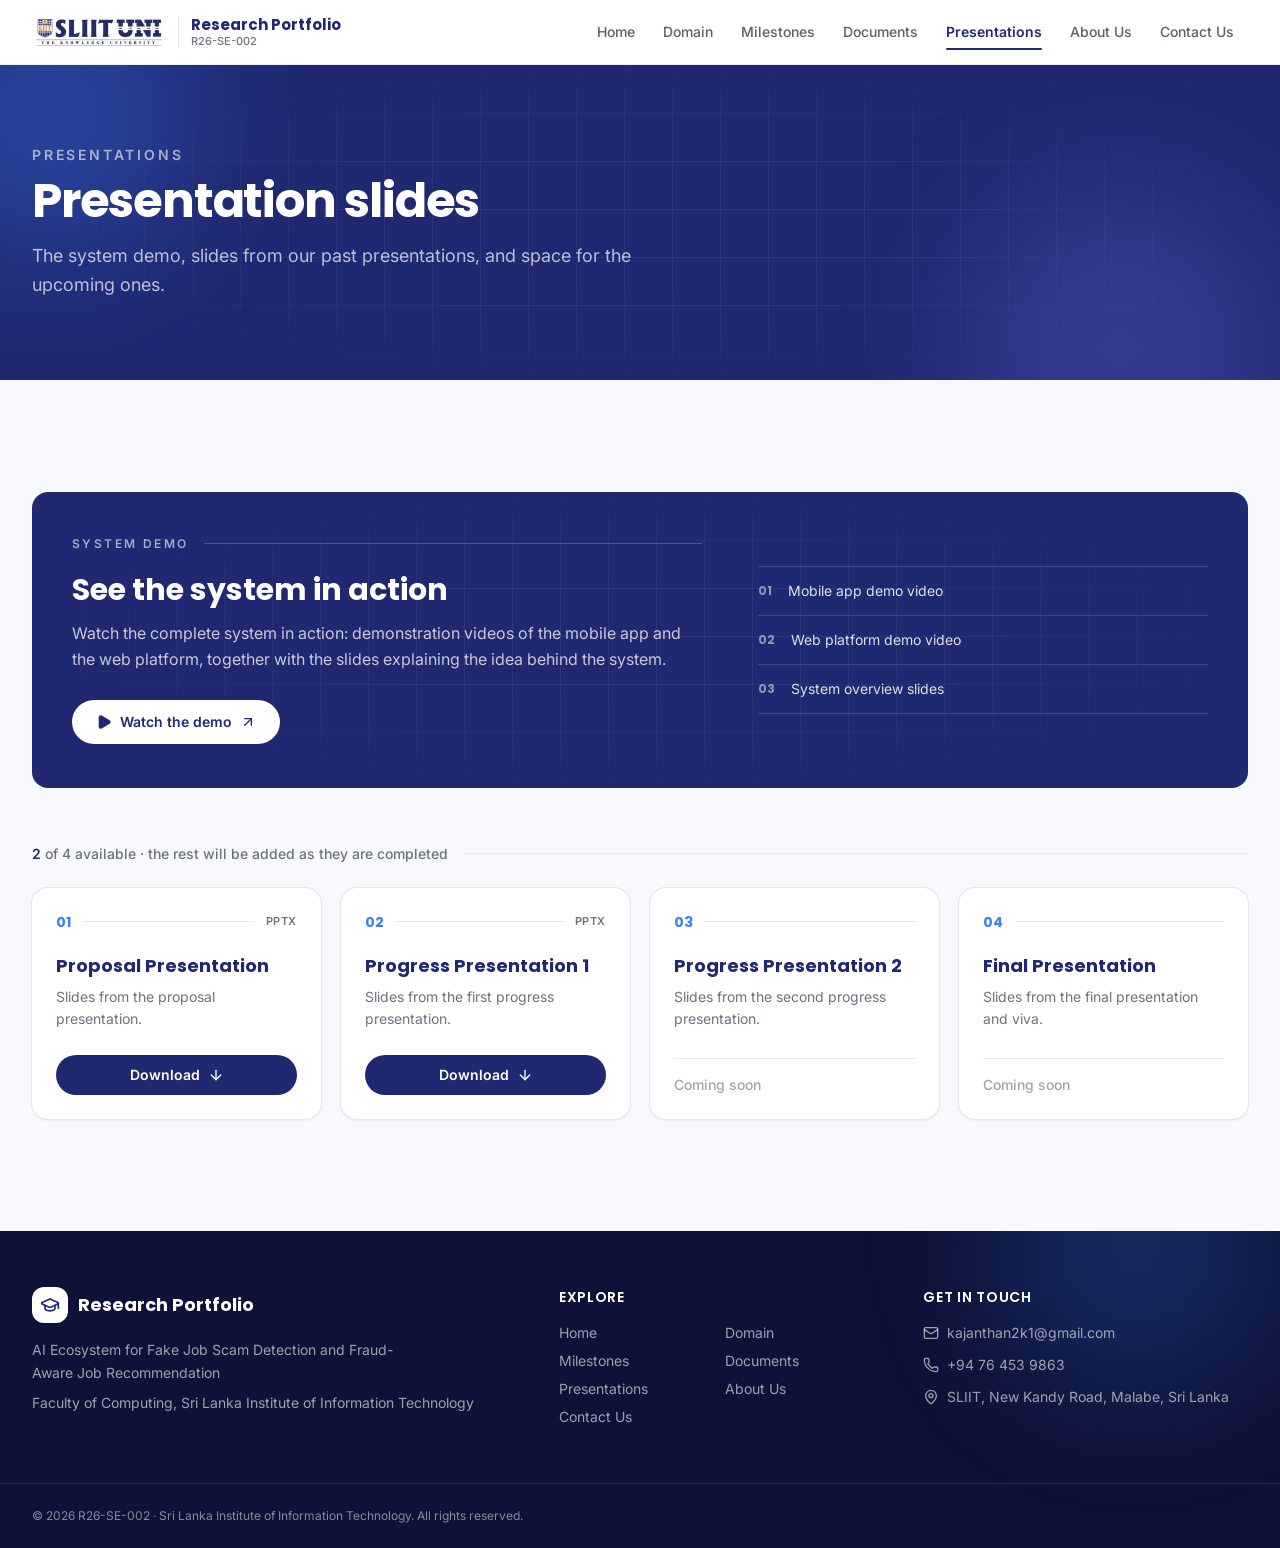
<file: research-portfolio-html/presentations.html>
<!doctype html>
<html lang="en" class="h-full antialiased">
  <head>
    <meta charset="utf-8" />
    <meta name="viewport" content="width=device-width, initial-scale=1" />
    <title>Presentations | Research Portfolio</title>
    <meta
      name="description"
      content="An AI-powered mobile ecosystem that protects job seekers across the whole recruitment journey: detecting fake job posts, verifying employers, flagging scam conversations and recommending jobs that are both relevant and safe."
    />
    <link rel="icon" href="favicon.svg" type="image/svg+xml" />
    <link rel="preconnect" href="https://fonts.googleapis.com" />
    <link rel="preconnect" href="https://fonts.gstatic.com" crossorigin />
    <link
      rel="stylesheet"
      href="https://fonts.googleapis.com/css2?family=Inter:wght@100..900&family=Poppins:wght@500;600;700;800&display=swap"
    />
    <link rel="stylesheet" href="css/style.css" />
    <script>
      try {
        if (sessionStorage.getItem("intro-seen")) {
          document.documentElement.setAttribute("data-intro-seen", "");
        } else {
          sessionStorage.setItem("intro-seen", "1");
        }
      } catch (e) {}
    </script>
    <script src="js/main.js" defer></script>
  </head>
  <body class="flex min-h-full flex-col font-sans">
    <div
      id="intro"
      class="intro fixed inset-0 z-100 grid cursor-pointer place-items-center bg-primary-deep px-6"
    >
      <div aria-hidden="true" class="bg-grid absolute inset-0"></div>
      <button
        type="button"
        class="absolute right-5 top-5 text-xs font-semibold uppercase tracking-[0.15em] text-white/50 transition hover:text-white sm:right-8 sm:top-7"
      >
        Skip intro
      </button>
      <div aria-hidden="true" class="relative w-full max-w-4xl text-center">
        <div class="intro-in inline-block rounded-lg bg-white px-3 py-2" style="--d: 0.15s">
          <img src="images/sliit-logo.jpg" alt="" width="474" height="127" class="h-8 w-auto" />
        </div>
        <p
          class="intro-in mt-8 text-xs font-semibold uppercase tracking-[0.3em] text-white/50"
          style="--d: 0.5s"
        >
          R26-SE-002 · Research Project 2026
        </p>
        <p class="mt-5 font-display text-2xl font-bold leading-tight text-white sm:text-4xl">
          <span class="block overflow-hidden pb-1"
            ><span class="intro-line block" style="--d: 0.8s">AI Ecosystem for</span></span
          >
          <span class="block overflow-hidden pb-1"
            ><span class="intro-line block" style="--d: 1.02s">Fake Job Scam Detection and</span></span
          >
          <span class="block overflow-hidden pb-1"
            ><span class="intro-line block" style="--d: 1.24s">Fraud-Aware Job Recommendation</span></span
          >
        </p>
        <div class="mx-auto mt-8 h-px w-48 bg-white/15">
          <div class="intro-bar h-full bg-white" style="--d: 0.6s"></div>
        </div>
        <p class="intro-in mt-5 text-sm text-white/50" style="--d: 1.6s">
          Faculty of Computing · Sri Lanka Institute of Information Technology
        </p>
      </div>
    </div>

    <header class="sticky top-0 z-50 border-b border-border/70 bg-white/90 backdrop-blur-xl">
      <nav class="mx-auto flex h-16 max-w-7xl items-center justify-between px-5 sm:px-8">
        <a href="index.html" class="flex items-center gap-3">
          <img src="images/sliit-logo.jpg" alt="SLIIT logo" width="474" height="127" class="h-9 w-auto" />
          <span class="hidden h-8 w-px bg-border xl:block"></span>
          <span class="hidden leading-tight xl:block">
            <span class="block font-display text-[15px] font-bold text-primary">Research Portfolio</span>
            <span class="block text-[11px] font-medium text-muted">R26-SE-002</span>
          </span>
        </a>

        <ul class="hidden h-full items-center lg:flex">
          <li class="h-full">
            <a
              href="index.html"
              class="group relative flex h-full items-center px-2.5 text-sm transition-colors xl:px-3.5 font-medium text-foreground/70 hover:text-primary"
            >
              Home
              <span
                aria-hidden="true"
                class="absolute inset-x-2.5 bottom-3.5 h-[2.5px] origin-center rounded-full transition-transform duration-300 xl:inset-x-3.5 scale-x-0 bg-primary/30 group-hover:scale-x-100"
              ></span>
            </a>
          </li>
          <li class="h-full">
            <a
              href="domain.html"
              class="group relative flex h-full items-center px-2.5 text-sm transition-colors xl:px-3.5 font-medium text-foreground/70 hover:text-primary"
            >
              Domain
              <span
                aria-hidden="true"
                class="absolute inset-x-2.5 bottom-3.5 h-[2.5px] origin-center rounded-full transition-transform duration-300 xl:inset-x-3.5 scale-x-0 bg-primary/30 group-hover:scale-x-100"
              ></span>
            </a>
          </li>
          <li class="h-full">
            <a
              href="milestones.html"
              class="group relative flex h-full items-center px-2.5 text-sm transition-colors xl:px-3.5 font-medium text-foreground/70 hover:text-primary"
            >
              Milestones
              <span
                aria-hidden="true"
                class="absolute inset-x-2.5 bottom-3.5 h-[2.5px] origin-center rounded-full transition-transform duration-300 xl:inset-x-3.5 scale-x-0 bg-primary/30 group-hover:scale-x-100"
              ></span>
            </a>
          </li>
          <li class="h-full">
            <a
              href="documents.html"
              class="group relative flex h-full items-center px-2.5 text-sm transition-colors xl:px-3.5 font-medium text-foreground/70 hover:text-primary"
            >
              Documents
              <span
                aria-hidden="true"
                class="absolute inset-x-2.5 bottom-3.5 h-[2.5px] origin-center rounded-full transition-transform duration-300 xl:inset-x-3.5 scale-x-0 bg-primary/30 group-hover:scale-x-100"
              ></span>
            </a>
          </li>
          <li class="h-full">
            <a
              href="presentations.html"
              aria-current="page"
              class="group relative flex h-full items-center px-2.5 text-sm transition-colors xl:px-3.5 font-semibold text-primary"
            >
              Presentations
              <span
                aria-hidden="true"
                class="absolute inset-x-2.5 bottom-3.5 h-[2.5px] origin-center rounded-full transition-transform duration-300 xl:inset-x-3.5 scale-x-100 bg-primary"
              ></span>
            </a>
          </li>
          <li class="h-full">
            <a
              href="about.html"
              class="group relative flex h-full items-center px-2.5 text-sm transition-colors xl:px-3.5 font-medium text-foreground/70 hover:text-primary"
            >
              About Us
              <span
                aria-hidden="true"
                class="absolute inset-x-2.5 bottom-3.5 h-[2.5px] origin-center rounded-full transition-transform duration-300 xl:inset-x-3.5 scale-x-0 bg-primary/30 group-hover:scale-x-100"
              ></span>
            </a>
          </li>
          <li class="h-full">
            <a
              href="contact.html"
              class="group relative flex h-full items-center px-2.5 text-sm transition-colors xl:px-3.5 font-medium text-foreground/70 hover:text-primary"
            >
              Contact Us
              <span
                aria-hidden="true"
                class="absolute inset-x-2.5 bottom-3.5 h-[2.5px] origin-center rounded-full transition-transform duration-300 xl:inset-x-3.5 scale-x-0 bg-primary/30 group-hover:scale-x-100"
              ></span>
            </a>
          </li>
        </ul>

        <button
          type="button"
          id="menu-toggle"
          aria-label="Open menu"
          aria-expanded="false"
          aria-controls="mobile-menu"
          class="grid h-10 w-10 place-items-center rounded-xl text-primary transition-colors hover:bg-primary-light lg:hidden"
        >
          <svg
            xmlns="http://www.w3.org/2000/svg"
            width="24"
            height="24"
            viewBox="0 0 24 24"
            fill="none"
            stroke="currentColor"
            stroke-width="2"
            stroke-linecap="round"
            stroke-linejoin="round"
            class="h-5 w-5"
            aria-hidden="true"
            data-icon="open"
          >
            <path d="M4 5h16" />
            <path d="M4 12h16" />
            <path d="M4 19h16" />
          </svg>
          <svg
            xmlns="http://www.w3.org/2000/svg"
            width="24"
            height="24"
            viewBox="0 0 24 24"
            fill="none"
            stroke="currentColor"
            stroke-width="2"
            stroke-linecap="round"
            stroke-linejoin="round"
            class="hidden h-5 w-5"
            aria-hidden="true"
            data-icon="close"
          >
            <path d="M18 6 6 18" />
            <path d="m6 6 12 12" />
          </svg>
        </button>
      </nav>

      <div id="mobile-menu" class="border-t border-border/70 bg-white lg:hidden" hidden>
        <ul class="mx-auto grid max-w-7xl gap-1 px-5 py-4 sm:px-8">
          <li>
            <a
              href="index.html"
              class="block border-l-[3px] px-4 py-3 text-sm transition-colors border-transparent font-medium text-foreground/80 hover:bg-primary-soft hover:text-primary"
              >Home</a
            >
          </li>
          <li>
            <a
              href="domain.html"
              class="block border-l-[3px] px-4 py-3 text-sm transition-colors border-transparent font-medium text-foreground/80 hover:bg-primary-soft hover:text-primary"
              >Domain</a
            >
          </li>
          <li>
            <a
              href="milestones.html"
              class="block border-l-[3px] px-4 py-3 text-sm transition-colors border-transparent font-medium text-foreground/80 hover:bg-primary-soft hover:text-primary"
              >Milestones</a
            >
          </li>
          <li>
            <a
              href="documents.html"
              class="block border-l-[3px] px-4 py-3 text-sm transition-colors border-transparent font-medium text-foreground/80 hover:bg-primary-soft hover:text-primary"
              >Documents</a
            >
          </li>
          <li>
            <a
              href="presentations.html"
              aria-current="page"
              class="block border-l-[3px] px-4 py-3 text-sm transition-colors border-primary bg-primary-soft font-semibold text-primary"
              >Presentations</a
            >
          </li>
          <li>
            <a
              href="about.html"
              class="block border-l-[3px] px-4 py-3 text-sm transition-colors border-transparent font-medium text-foreground/80 hover:bg-primary-soft hover:text-primary"
              >About Us</a
            >
          </li>
          <li>
            <a
              href="contact.html"
              class="block border-l-[3px] px-4 py-3 text-sm transition-colors border-transparent font-medium text-foreground/80 hover:bg-primary-soft hover:text-primary"
              >Contact Us</a
            >
          </li>
        </ul>
      </div>
    </header>
    <main class="flex-1">
      <section class="relative overflow-hidden bg-primary text-white">
        <div class="bg-grid pointer-events-none absolute inset-0"></div>
        <div
          class="pointer-events-none absolute -left-24 -top-24 h-72 w-72 rounded-full bg-accent/30 blur-3xl"
        ></div>
        <div
          class="pointer-events-none absolute -bottom-32 right-0 h-80 w-80 rounded-full bg-indigo-400/20 blur-3xl"
        ></div>
        <div class="relative mx-auto max-w-7xl px-5 py-16 sm:px-8 sm:py-20">
          <p class="animate-fade-up text-sm font-semibold uppercase tracking-[0.2em] text-white/60">
            Presentations
          </p>
          <h1
            class="mt-3 max-w-3xl animate-fade-up font-display text-4xl font-bold tracking-tight [animation-delay:80ms] sm:text-5xl"
          >
            Presentation slides
          </h1>
          <p
            class="mt-4 max-w-2xl animate-fade-up text-lg leading-relaxed text-white/70 [animation-delay:160ms]"
          >
            The system demo, slides from our past presentations, and space for the upcoming ones.
          </p>
        </div>
      </section>

      <section class="mx-auto max-w-7xl px-5 py-20 sm:px-8 lg:py-28">
        <div class="mb-14">
          <div
            id="demo"
            class="relative scroll-mt-24 overflow-hidden rounded-2xl bg-primary px-7 py-9 text-white sm:px-10 sm:py-11"
          >
            <div aria-hidden="true" class="bg-grid absolute inset-0"></div>
            <div class="relative grid items-center gap-8 lg:grid-cols-[1.4fr_1fr] lg:gap-14">
              <div>
                <div class="flex items-center gap-4">
                  <span class="text-xs font-semibold uppercase tracking-[0.2em] text-white/60"
                    >System demo</span
                  >
                  <span class="h-px flex-1 bg-white/20"></span>
                </div>
                <h2 class="mt-5 font-display text-2xl font-bold sm:text-3xl">See the system in action</h2>
                <p class="mt-3 max-w-2xl leading-relaxed text-white/75">
                  Watch the complete system in action: demonstration videos of the mobile app and the web
                  platform, together with the slides explaining the idea behind the system.
                </p>
                <a
                  href="https://mysliit-my.sharepoint.com/my?id=%2Fpersonal%2Fit22224002%5Fmy%5Fsliit%5Flk%2FDocuments%2FResearch%20Demo"
                  target="_blank"
                  rel="noopener noreferrer"
                  class="group mt-7 inline-flex items-center gap-2 rounded-full bg-white px-6 py-3 text-sm font-semibold text-primary transition hover:-translate-y-0.5"
                >
                  <svg
                    xmlns="http://www.w3.org/2000/svg"
                    width="24"
                    height="24"
                    viewBox="0 0 24 24"
                    fill="none"
                    stroke="currentColor"
                    stroke-width="2"
                    stroke-linecap="round"
                    stroke-linejoin="round"
                    class="h-4 w-4 fill-current"
                    aria-hidden="true"
                  >
                    <path
                      d="M5 5a2 2 0 0 1 3.008-1.728l11.997 6.998a2 2 0 0 1 .003 3.458l-12 7A2 2 0 0 1 5 19z"
                    />
                  </svg>
                  Watch the demo
                  <svg
                    xmlns="http://www.w3.org/2000/svg"
                    width="24"
                    height="24"
                    viewBox="0 0 24 24"
                    fill="none"
                    stroke="currentColor"
                    stroke-width="2"
                    stroke-linecap="round"
                    stroke-linejoin="round"
                    class="h-4 w-4 transition group-hover:-translate-y-0.5 group-hover:translate-x-0.5"
                    aria-hidden="true"
                  >
                    <path d="M7 7h10v10" />
                    <path d="M7 17 17 7" />
                  </svg>
                </a>
              </div>

              <ol class="divide-y divide-white/15 border-y border-white/15">
                <li class="flex items-center gap-4 py-3.5 text-sm text-white/85">
                  <span class="font-display text-xs font-bold tabular-nums text-white/50">01</span>Mobile app
                  demo video
                </li>
                <li class="flex items-center gap-4 py-3.5 text-sm text-white/85">
                  <span class="font-display text-xs font-bold tabular-nums text-white/50">02</span>Web
                  platform demo video
                </li>
                <li class="flex items-center gap-4 py-3.5 text-sm text-white/85">
                  <span class="font-display text-xs font-bold tabular-nums text-white/50">03</span>System
                  overview slides
                </li>
              </ol>
            </div>
          </div>
        </div>
        <div class="flex items-center gap-4">
          <p class="text-sm font-medium text-muted">
            <span class="font-semibold text-primary">2</span> of 4 available · the rest will be added as they
            are completed
          </p>
          <span class="h-px flex-1 bg-border"></span>
        </div>

        <div class="mt-6 grid gap-5 sm:grid-cols-2 lg:grid-cols-4">
          <article
            class="flex flex-col rounded-2xl bg-white p-6 shadow-sm ring-1 ring-border transition duration-300 hover:shadow-lg hover:shadow-primary/5"
          >
            <div class="flex items-center gap-3">
              <span class="font-display text-sm font-bold tabular-nums text-accent">01</span>
              <span class="h-px flex-1 bg-border"></span>
              <span class="text-[11px] font-semibold tracking-wider text-muted">PPTX</span>
            </div>

            <h3 class="mt-5 font-display text-lg font-bold text-primary">Proposal Presentation</h3>
            <p class="mt-1.5 text-sm leading-relaxed text-muted">Slides from the proposal presentation.</p>

            <div class="mt-auto pt-6">
              <a
                href="documents/proposal-presentation.pptx"
                download
                class="inline-flex w-full items-center justify-center gap-2 rounded-full bg-primary px-4 py-2.5 text-sm font-semibold text-white transition hover:bg-primary-dark"
              >
                Download
                <svg
                  xmlns="http://www.w3.org/2000/svg"
                  width="24"
                  height="24"
                  viewBox="0 0 24 24"
                  fill="none"
                  stroke="currentColor"
                  stroke-width="2"
                  stroke-linecap="round"
                  stroke-linejoin="round"
                  class="h-4 w-4 shrink-0"
                  aria-hidden="true"
                >
                  <path d="M12 5v14" />
                  <path d="m19 12-7 7-7-7" />
                </svg>
              </a>
            </div>
          </article>
          <article
            class="flex flex-col rounded-2xl bg-white p-6 shadow-sm ring-1 ring-border transition duration-300 hover:shadow-lg hover:shadow-primary/5"
          >
            <div class="flex items-center gap-3">
              <span class="font-display text-sm font-bold tabular-nums text-accent">02</span>
              <span class="h-px flex-1 bg-border"></span>
              <span class="text-[11px] font-semibold tracking-wider text-muted">PPTX</span>
            </div>

            <h3 class="mt-5 font-display text-lg font-bold text-primary">Progress Presentation 1</h3>
            <p class="mt-1.5 text-sm leading-relaxed text-muted">
              Slides from the first progress presentation.
            </p>

            <div class="mt-auto pt-6">
              <a
                href="documents/pp1-presentation.pptx"
                download
                class="inline-flex w-full items-center justify-center gap-2 rounded-full bg-primary px-4 py-2.5 text-sm font-semibold text-white transition hover:bg-primary-dark"
              >
                Download
                <svg
                  xmlns="http://www.w3.org/2000/svg"
                  width="24"
                  height="24"
                  viewBox="0 0 24 24"
                  fill="none"
                  stroke="currentColor"
                  stroke-width="2"
                  stroke-linecap="round"
                  stroke-linejoin="round"
                  class="h-4 w-4 shrink-0"
                  aria-hidden="true"
                >
                  <path d="M12 5v14" />
                  <path d="m19 12-7 7-7-7" />
                </svg>
              </a>
            </div>
          </article>
          <article
            class="flex flex-col rounded-2xl bg-white p-6 shadow-sm ring-1 ring-border transition duration-300 hover:shadow-lg hover:shadow-primary/5"
          >
            <div class="flex items-center gap-3">
              <span class="font-display text-sm font-bold tabular-nums text-accent">03</span>
              <span class="h-px flex-1 bg-border"></span>
            </div>

            <h3 class="mt-5 font-display text-lg font-bold text-primary">Progress Presentation 2</h3>
            <p class="mt-1.5 text-sm leading-relaxed text-muted">
              Slides from the second progress presentation.
            </p>

            <div class="mt-auto pt-6">
              <p class="border-t border-border pt-4 text-sm font-medium text-foreground/40">Coming soon</p>
            </div>
          </article>
          <article
            class="flex flex-col rounded-2xl bg-white p-6 shadow-sm ring-1 ring-border transition duration-300 hover:shadow-lg hover:shadow-primary/5"
          >
            <div class="flex items-center gap-3">
              <span class="font-display text-sm font-bold tabular-nums text-accent">04</span>
              <span class="h-px flex-1 bg-border"></span>
            </div>

            <h3 class="mt-5 font-display text-lg font-bold text-primary">Final Presentation</h3>
            <p class="mt-1.5 text-sm leading-relaxed text-muted">
              Slides from the final presentation and viva.
            </p>

            <div class="mt-auto pt-6">
              <p class="border-t border-border pt-4 text-sm font-medium text-foreground/40">Coming soon</p>
            </div>
          </article>
        </div>
      </section>
    </main>

    <footer class="relative overflow-hidden bg-primary-deep text-white/80">
      <div
        class="pointer-events-none absolute -top-32 right-0 h-72 w-72 rounded-full bg-accent/20 blur-3xl"
      ></div>
      <div class="relative mx-auto grid max-w-7xl gap-10 px-5 py-14 sm:px-8 md:grid-cols-[1.5fr_1fr_1fr]">
        <div>
          <div class="flex items-center gap-2.5">
            <span class="grid h-9 w-9 place-items-center rounded-xl bg-white text-primary"
              ><svg
                xmlns="http://www.w3.org/2000/svg"
                width="24"
                height="24"
                viewBox="0 0 24 24"
                fill="none"
                stroke="currentColor"
                stroke-width="2"
                stroke-linecap="round"
                stroke-linejoin="round"
                class="h-5 w-5"
                aria-hidden="true"
              >
                <path
                  d="M21.42 10.922a1 1 0 0 0-.019-1.838L12.83 5.18a2 2 0 0 0-1.66 0L2.6 9.08a1 1 0 0 0 0 1.832l8.57 3.908a2 2 0 0 0 1.66 0z"
                />
                <path d="M22 10v6" />
                <path d="M6 12.5V16a6 3 0 0 0 12 0v-3.5" /></svg
            ></span>
            <span class="font-display text-lg font-bold text-white">Research Portfolio</span>
          </div>
          <p class="mt-4 max-w-sm text-sm leading-relaxed text-white/60">
            AI Ecosystem for Fake Job Scam Detection and Fraud-Aware Job Recommendation
          </p>
          <p class="mt-2 text-sm text-white/60">
            Faculty of Computing, Sri Lanka Institute of Information Technology
          </p>
        </div>

        <div>
          <h3 class="font-display text-sm font-semibold uppercase tracking-wider text-white">Explore</h3>
          <ul class="mt-4 grid grid-cols-2 gap-2 text-sm">
            <li><a href="index.html" class="text-white/60 transition-colors hover:text-white">Home</a></li>
            <li><a href="domain.html" class="text-white/60 transition-colors hover:text-white">Domain</a></li>
            <li>
              <a href="milestones.html" class="text-white/60 transition-colors hover:text-white"
                >Milestones</a
              >
            </li>
            <li>
              <a href="documents.html" class="text-white/60 transition-colors hover:text-white">Documents</a>
            </li>
            <li>
              <a href="presentations.html" class="text-white/60 transition-colors hover:text-white"
                >Presentations</a
              >
            </li>
            <li>
              <a href="about.html" class="text-white/60 transition-colors hover:text-white">About Us</a>
            </li>
            <li>
              <a href="contact.html" class="text-white/60 transition-colors hover:text-white">Contact Us</a>
            </li>
          </ul>
        </div>

        <div>
          <h3 class="font-display text-sm font-semibold uppercase tracking-wider text-white">Get in touch</h3>
          <ul class="mt-4 space-y-3 text-sm">
            <li>
              <a
                href="mailto:kajanthan2k1@gmail.com"
                class="flex items-center gap-2 text-white/60 transition-colors hover:text-white"
              >
                <svg
                  xmlns="http://www.w3.org/2000/svg"
                  width="24"
                  height="24"
                  viewBox="0 0 24 24"
                  fill="none"
                  stroke="currentColor"
                  stroke-width="2"
                  stroke-linecap="round"
                  stroke-linejoin="round"
                  class="h-4 w-4 shrink-0"
                  aria-hidden="true"
                >
                  <path d="m22 7-8.991 5.727a2 2 0 0 1-2.009 0L2 7" />
                  <rect x="2" y="4" width="20" height="16" rx="2" />
                </svg>
                kajanthan2k1@gmail.com
              </a>
            </li>
            <li>
              <a
                href="tel:+94764539863"
                class="flex items-center gap-2 text-white/60 transition-colors hover:text-white"
              >
                <svg
                  xmlns="http://www.w3.org/2000/svg"
                  width="24"
                  height="24"
                  viewBox="0 0 24 24"
                  fill="none"
                  stroke="currentColor"
                  stroke-width="2"
                  stroke-linecap="round"
                  stroke-linejoin="round"
                  class="h-4 w-4 shrink-0"
                  aria-hidden="true"
                >
                  <path
                    d="M13.832 16.568a1 1 0 0 0 1.213-.303l.355-.465A2 2 0 0 1 17 15h3a2 2 0 0 1 2 2v3a2 2 0 0 1-2 2A18 18 0 0 1 2 4a2 2 0 0 1 2-2h3a2 2 0 0 1 2 2v3a2 2 0 0 1-.8 1.6l-.468.351a1 1 0 0 0-.292 1.233 14 14 0 0 0 6.392 6.384"
                  />
                </svg>
                +94 76 453 9863
              </a>
            </li>
            <li class="flex items-start gap-2 text-white/60">
              <svg
                xmlns="http://www.w3.org/2000/svg"
                width="24"
                height="24"
                viewBox="0 0 24 24"
                fill="none"
                stroke="currentColor"
                stroke-width="2"
                stroke-linecap="round"
                stroke-linejoin="round"
                class="mt-0.5 h-4 w-4 shrink-0"
                aria-hidden="true"
              >
                <path
                  d="M20 10c0 4.993-5.539 10.193-7.399 11.799a1 1 0 0 1-1.202 0C9.539 20.193 4 14.993 4 10a8 8 0 0 1 16 0"
                />
                <circle cx="12" cy="10" r="3" />
              </svg>
              SLIIT, New Kandy Road, Malabe, Sri Lanka
            </li>
          </ul>
        </div>
      </div>

      <div class="relative border-t border-white/10">
        <p class="mx-auto max-w-7xl px-5 py-6 text-xs text-white/50 sm:px-8">
          © 2026 R26-SE-002 · Sri Lanka Institute of Information Technology. All rights reserved.
        </p>
      </div>
    </footer>

    <button
      type="button"
      id="scroll-top"
      aria-label="Back to top"
      tabindex="-1"
      class="fixed bottom-6 right-6 z-50 grid h-14 w-14 place-items-center rounded-full bg-accent text-white shadow-lg shadow-accent/25 transition duration-300 hover:-translate-y-1 hover:bg-primary sm:bottom-8 sm:right-8 pointer-events-none translate-y-4 opacity-0"
    >
      <svg
        xmlns="http://www.w3.org/2000/svg"
        width="24"
        height="24"
        viewBox="0 0 24 24"
        fill="none"
        stroke="currentColor"
        stroke-width="2.25"
        stroke-linecap="round"
        stroke-linejoin="round"
        class="h-6 w-6"
        aria-hidden="true"
      >
        <path d="m5 12 7-7 7 7" />
        <path d="M12 19V5" />
      </svg>
    </button>
  </body>
</html>
</file>
